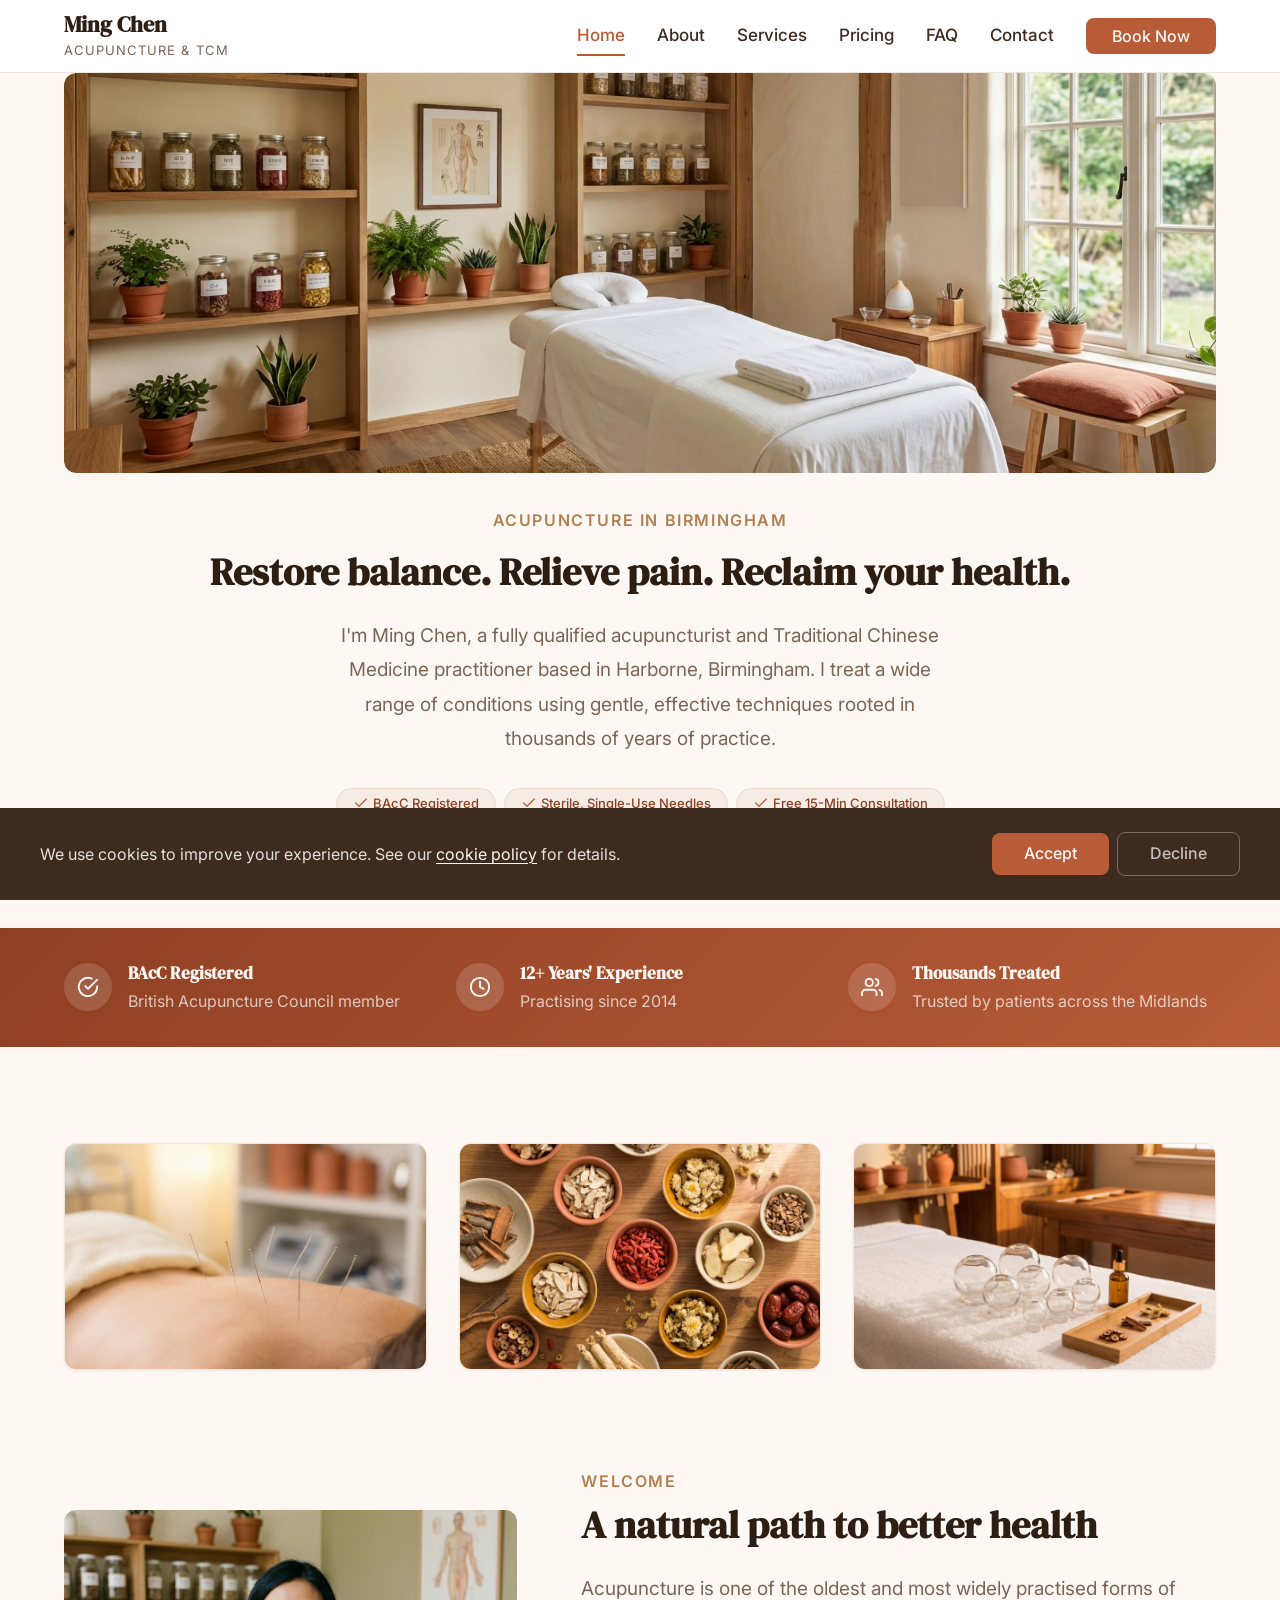
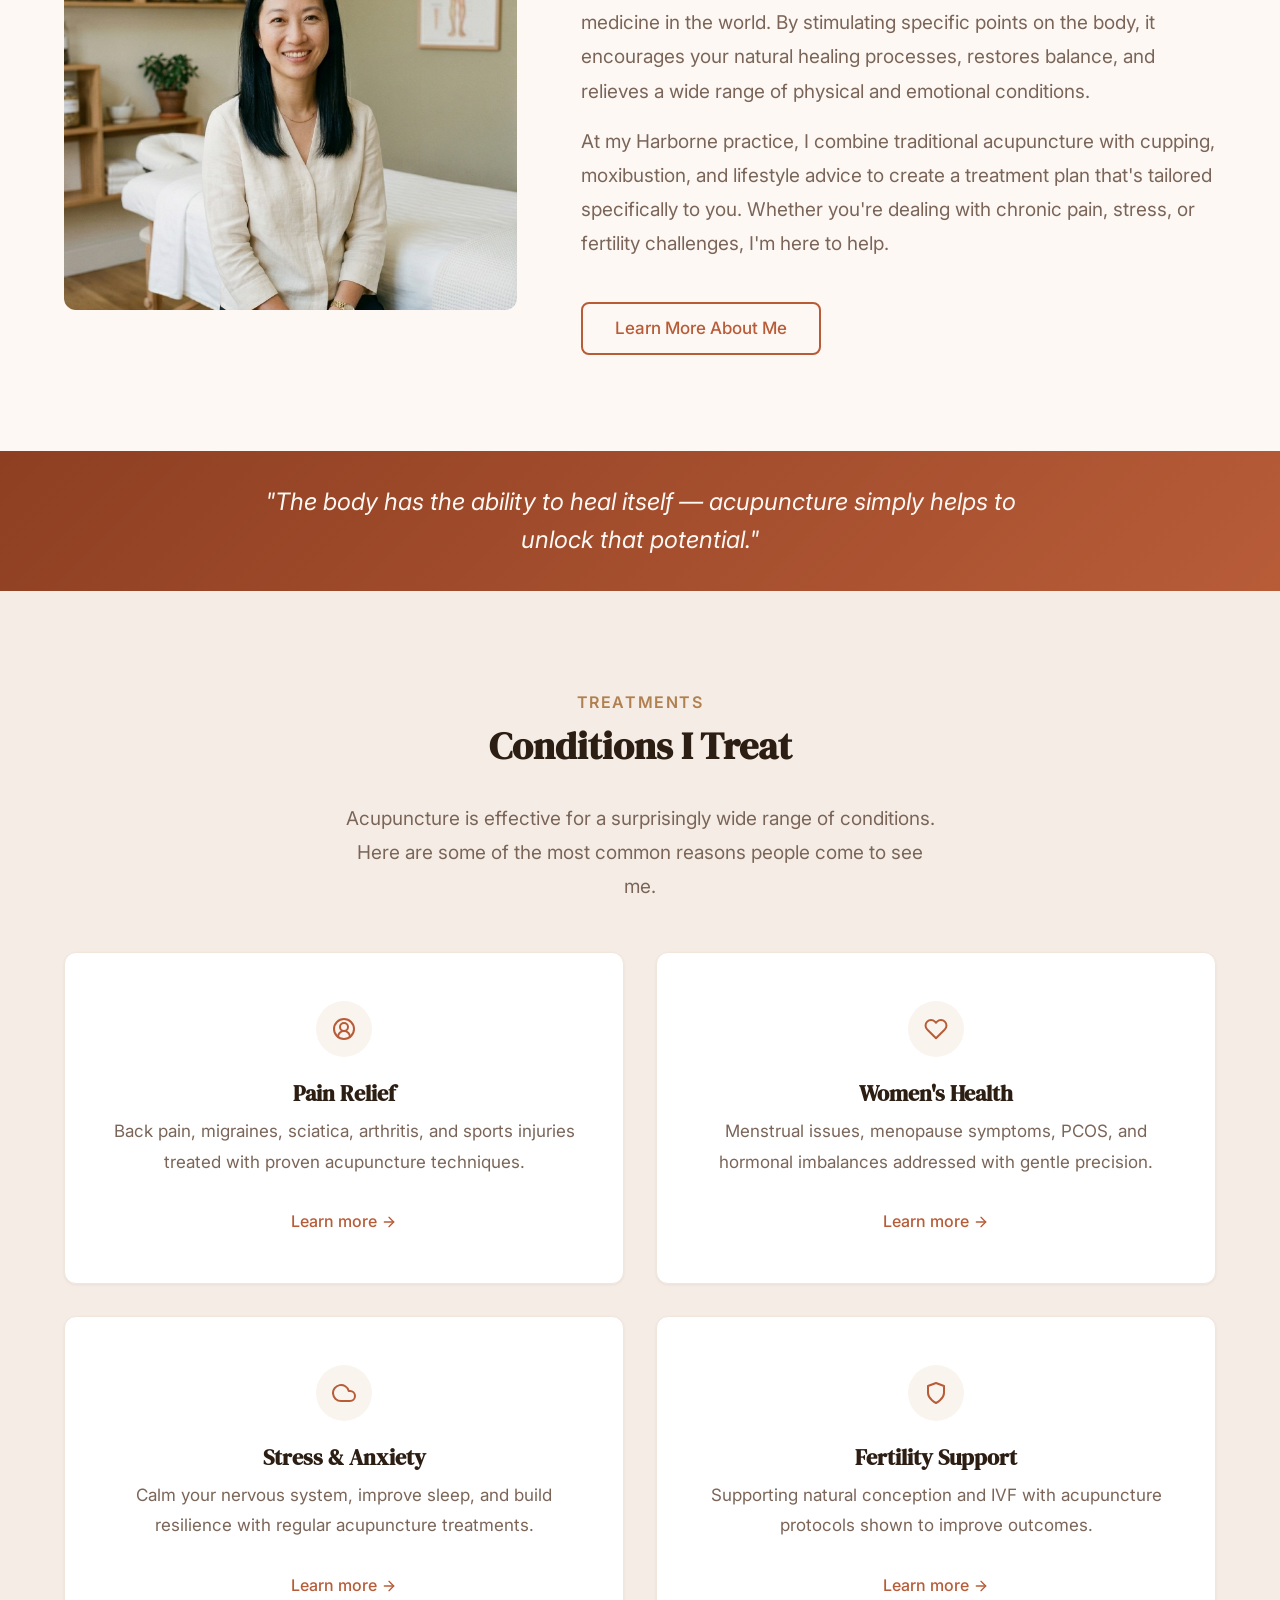
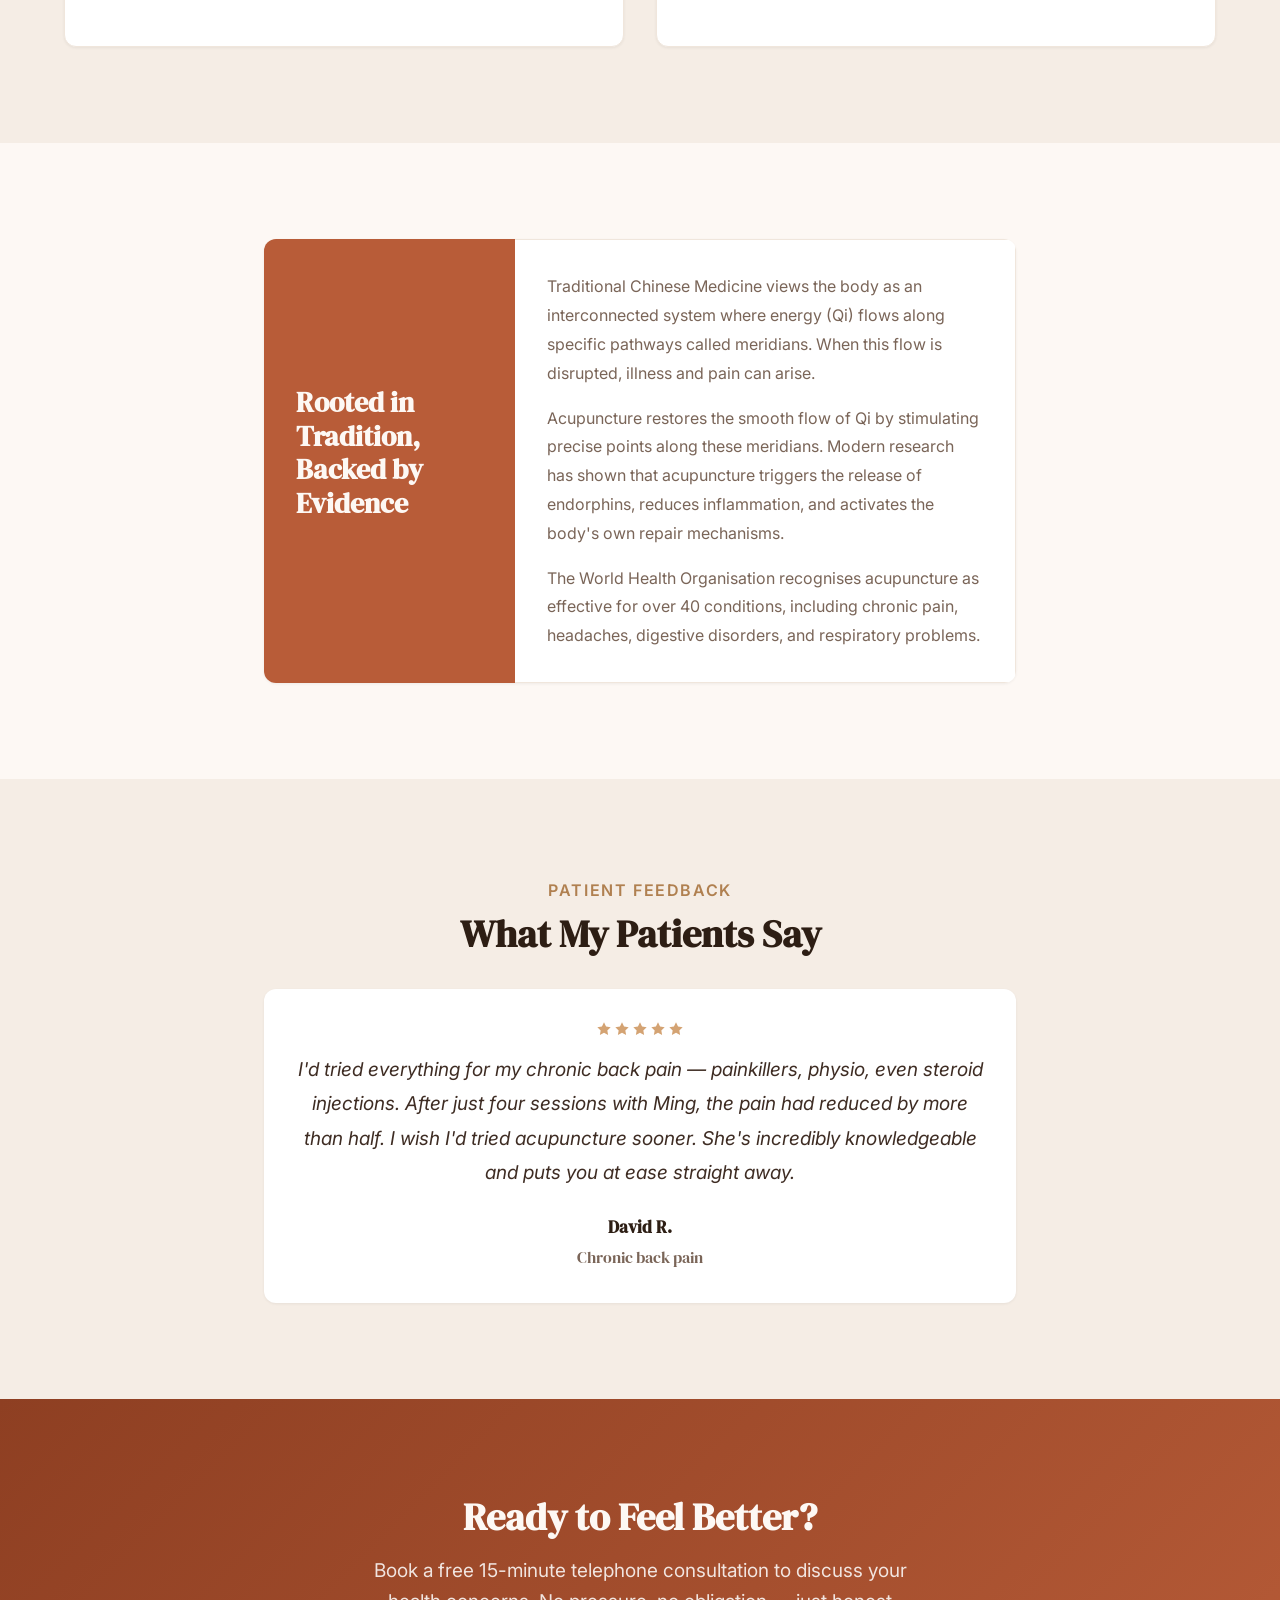
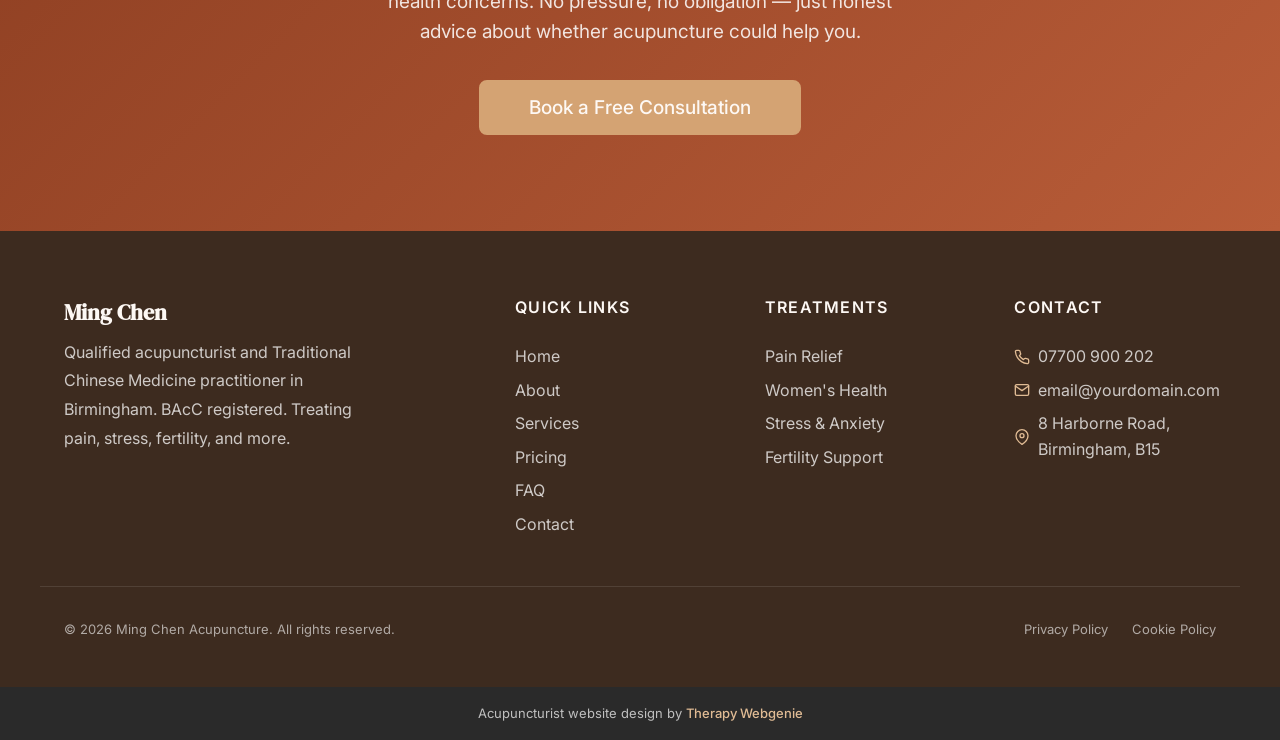
<file: index.html>
<!DOCTYPE html>
<html lang="en">
<head>
  <meta charset="UTF-8">
  <meta name="viewport" content="width=device-width, initial-scale=1.0">
  <meta name="description" content="Ming Chen Acupuncture — traditional Chinese medicine and acupuncture in Birmingham. Treating pain, stress, fertility, and more. Book a consultation today.">
  <meta name="author" content="Ming Chen Acupuncture">
  <title>Ming Chen Acupuncture — Traditional Chinese Medicine in Birmingham</title>

  <link rel="canonical" href="https://acupuncturist.therapywebgenie.com/">

  <meta property="og:type" content="website">
  <meta property="og:url" content="https://acupuncturist.therapywebgenie.com/">
  <meta property="og:title" content="Ming Chen Acupuncture — Traditional Chinese Medicine in Birmingham">
  <meta property="og:description" content="Traditional Chinese medicine and acupuncture in Birmingham. Treating pain, stress, fertility, and more.">
  <meta property="og:image" content="https://acupuncturist.therapywebgenie.com/images/hero.jpg">

  <meta name="twitter:card" content="summary_large_image">
  <meta name="twitter:title" content="Ming Chen Acupuncture — Traditional Chinese Medicine in Birmingham">
  <meta name="twitter:description" content="Traditional Chinese medicine and acupuncture in Birmingham. Treating pain, stress, fertility, and more.">
  <meta name="twitter:image" content="https://acupuncturist.therapywebgenie.com/images/hero.jpg">

  <link rel="preconnect" href="https://fonts.googleapis.com">
  <link rel="preconnect" href="https://fonts.gstatic.com" crossorigin>

  <link rel="stylesheet" href="css/base.css">
  <link rel="stylesheet" href="css/components.css">
  <link rel="stylesheet" href="css/theme.css">
  <!-- PROFILE:schema -->
  <script type="application/ld+json">
  {
    "@context": "https://schema.org",
    "@type": "LocalBusiness",
    "name": "Ming Chen Acupuncture",
    "description": "Traditional Chinese medicine and acupuncture in Birmingham. Treating pain, stress, fertility, digestive health, and more.",
    "url": "https://acupuncturist.therapywebgenie.com",
    "telephone": "07700 900 202",
    "email": "email@yourdomain.com",
    "address": {
      "@type": "PostalAddress",
      "streetAddress": "8 Harborne Road",
      "addressLocality": "Birmingham",
      "postalCode": "B15",
      "addressCountry": "GB"
    },
    "openingHours": [
      "Mo-Fr 09:00-19:00",
      "Sa 09:00-14:00"
    ],
    "image": "https://acupuncturist.therapywebgenie.com/images/hero.jpg",
    "priceRange": "££"
  }
  </script>
  <!-- /PROFILE:schema -->
</head>
<body>

  <a href="#main" class="skip-link">Skip to main content</a>

  <!-- SECTION: nav -->
  <nav class="nav" role="navigation" aria-label="Main navigation">
    <div class="container nav__inner">
      <a href="index.html" class="nav__brand">
        <!-- PROFILE:logo --><!-- /PROFILE:logo -->
        <span class="nav__name"><!-- PROFILE:site_title -->Ming Chen<!-- /PROFILE:site_title --></span>
        <span class="nav__title"><!-- PROFILE:site_slogan -->Acupuncture &amp; TCM<!-- /PROFILE:site_slogan --></span>
      </a>
      <div class="nav__links">
        <a href="index.html" class="nav__link nav__link--active">Home</a>
        <a href="about.html" class="nav__link">About</a>
        <a href="services.html" class="nav__link">Services</a>
        <a href="pricing.html" class="nav__link">Pricing</a>
        <a href="faq.html" class="nav__link">FAQ</a>
        <a href="contact.html" class="nav__link">Contact</a>
        <a href="contact.html" class="btn btn--primary nav__cta">Book Now</a>
      </div>
      <button class="nav__toggle" aria-label="Toggle menu" aria-expanded="false" aria-controls="mobile-menu">
        <span class="nav__toggle-bar"></span>
        <span class="nav__toggle-bar"></span>
        <span class="nav__toggle-bar"></span>
      </button>
    </div>
    <div class="nav__mobile" id="mobile-menu" role="menu">
      <a href="index.html" class="nav__link nav__link--active" role="menuitem">Home</a>
      <a href="about.html" class="nav__link" role="menuitem">About</a>
      <a href="services.html" class="nav__link" role="menuitem">Services</a>
      <a href="pricing.html" class="nav__link" role="menuitem">Pricing</a>
      <a href="faq.html" class="nav__link" role="menuitem">FAQ</a>
      <a href="contact.html" class="nav__link" role="menuitem">Contact</a>
      <a href="contact.html" class="btn btn--primary" role="menuitem">Book Now</a>
    </div>
  </nav>
  <!-- /SECTION: nav -->

  <!-- Compact scroll header -->
  <div class="nav-scroll" aria-hidden="true">
    <div class="container nav-scroll__inner">
      <div class="nav-scroll__brand">
        <span class="nav-scroll__name"><!-- PROFILE:site_title -->Ming Chen<!-- /PROFILE:site_title --></span>
        <span class="nav-scroll__title"><!-- PROFILE:site_slogan -->Acupuncture &amp; TCM<!-- /PROFILE:site_slogan --></span>
      </div>
      <div class="nav-scroll__right">
        <a href="tel:07700900202" class="nav-scroll__phone">
          <svg xmlns="http://www.w3.org/2000/svg" viewBox="0 0 24 24" fill="none" stroke="currentColor" stroke-width="2" stroke-linecap="round" stroke-linejoin="round"><path d="M22 16.92v3a2 2 0 0 1-2.18 2 19.79 19.79 0 0 1-8.63-3.07 19.5 19.5 0 0 1-6-6 19.79 19.79 0 0 1-3.07-8.67A2 2 0 0 1 4.11 2h3a2 2 0 0 1 2 1.72c.127.96.361 1.903.7 2.81a2 2 0 0 1-.45 2.11L8.09 9.91a16 16 0 0 0 6 6l1.27-1.27a2 2 0 0 1 2.11-.45c.907.339 1.85.573 2.81.7A2 2 0 0 1 22 16.92z"></path></svg>
          07700 900 202
        </a>
        <a href="tel:07700900202" class="nav-scroll__phone-icon" aria-label="Call us">
          <svg xmlns="http://www.w3.org/2000/svg" viewBox="0 0 24 24" fill="none" stroke="currentColor" stroke-width="2" stroke-linecap="round" stroke-linejoin="round"><path d="M22 16.92v3a2 2 0 0 1-2.18 2 19.79 19.79 0 0 1-8.63-3.07 19.5 19.5 0 0 1-6-6 19.79 19.79 0 0 1-3.07-8.67A2 2 0 0 1 4.11 2h3a2 2 0 0 1 2 1.72c.127.96.361 1.903.7 2.81a2 2 0 0 1-.45 2.11L8.09 9.91a16 16 0 0 0 6 6l1.27-1.27a2 2 0 0 1 2.11-.45c.907.339 1.85.573 2.81.7A2 2 0 0 1 22 16.92z"></path></svg>
        </a>
        <button class="nav-scroll__toggle" aria-label="Toggle menu">
          <span class="nav-scroll__toggle-bar"></span>
          <span class="nav-scroll__toggle-bar"></span>
          <span class="nav-scroll__toggle-bar"></span>
        </button>
      </div>
    </div>
  </div>

  <main id="main">

    <!-- SECTION: hero -->
    <section class="hero hero--banner">
      <div class="container hero__inner">
        <div class="hero__image-wrap">
          <img src="images/hero-bg.jpg" alt="Serene acupuncture treatment room with warm lighting and natural elements" class="hero__image" width="1200" height="400">
        </div>
        <div class="hero__content">
          <span class="hero__label">Acupuncture in Birmingham</span>
          <h1 class="hero__heading">Restore balance. Relieve pain. Reclaim your health.</h1>
          <p class="hero__text">I'm Ming Chen, a fully qualified acupuncturist and Traditional Chinese Medicine practitioner based in Harborne, Birmingham. I treat a wide range of conditions using gentle, effective techniques rooted in thousands of years of practice.</p>
          <ul class="hero__ticks">
            <li>
              <svg xmlns="http://www.w3.org/2000/svg" viewBox="0 0 24 24" fill="none" stroke="currentColor" stroke-width="2" stroke-linecap="round" stroke-linejoin="round"><polyline points="20 6 9 17 4 12"></polyline></svg>
              BAcC Registered
            </li>
            <li>
              <svg xmlns="http://www.w3.org/2000/svg" viewBox="0 0 24 24" fill="none" stroke="currentColor" stroke-width="2" stroke-linecap="round" stroke-linejoin="round"><polyline points="20 6 9 17 4 12"></polyline></svg>
              Sterile, Single-Use Needles
            </li>
            <li>
              <svg xmlns="http://www.w3.org/2000/svg" viewBox="0 0 24 24" fill="none" stroke="currentColor" stroke-width="2" stroke-linecap="round" stroke-linejoin="round"><polyline points="20 6 9 17 4 12"></polyline></svg>
              Free 15-Min Consultation
            </li>
          </ul>
          <div class="hero__actions">
            <a href="contact.html" class="btn btn--primary">Book a Consultation</a>
            <a href="services.html" class="btn btn--secondary">View Treatments</a>
          </div>
        </div>
      </div>
    </section>
    <!-- /SECTION: hero -->

    <!-- SECTION: stats -->
    <section class="info-band info-band--primary">
      <div class="container info-band__inner">
        <div class="info-band__item">
          <div class="info-band__icon">
            <svg xmlns="http://www.w3.org/2000/svg" viewBox="0 0 24 24" fill="none" stroke="currentColor" stroke-width="2" stroke-linecap="round" stroke-linejoin="round"><path d="M22 11.08V12a10 10 0 1 1-5.93-9.14"></path><polyline points="22 4 12 14.01 9 11.01"></polyline></svg>
          </div>
          <div class="info-band__item-text">
            <span class="info-band__title">BAcC Registered</span>
            <span class="info-band__text">British Acupuncture Council member</span>
          </div>
        </div>
        <div class="info-band__item">
          <div class="info-band__icon">
            <svg xmlns="http://www.w3.org/2000/svg" viewBox="0 0 24 24" fill="none" stroke="currentColor" stroke-width="2" stroke-linecap="round" stroke-linejoin="round"><circle cx="12" cy="12" r="10"></circle><polyline points="12 6 12 12 16 14"></polyline></svg>
          </div>
          <div class="info-band__item-text">
            <span class="info-band__title">12+ Years' Experience</span>
            <span class="info-band__text">Practising since 2014</span>
          </div>
        </div>
        <div class="info-band__item">
          <div class="info-band__icon">
            <svg xmlns="http://www.w3.org/2000/svg" viewBox="0 0 24 24" fill="none" stroke="currentColor" stroke-width="2" stroke-linecap="round" stroke-linejoin="round"><path d="M17 21v-2a4 4 0 0 0-4-4H5a4 4 0 0 0-4 4v2"></path><circle cx="9" cy="7" r="4"></circle><path d="M23 21v-2a4 4 0 0 0-3-3.87"></path><path d="M16 3.13a4 4 0 0 1 0 7.75"></path></svg>
          </div>
          <div class="info-band__item-text">
            <span class="info-band__title">Thousands Treated</span>
            <span class="info-band__text">Trusted by patients across the Midlands</span>
          </div>
        </div>
      </div>
    </section>
    <!-- /SECTION: stats -->

    <!-- SECTION: image-grid -->
    <section class="section reveal" style="padding-bottom: 0;">
      <div class="container grid grid--3">
        <div class="image-card">
          <img src="images/grid-1.jpg" alt="Acupuncture needles placed during a treatment session" class="image-card__image" width="800" height="600" loading="lazy">
        </div>
        <div class="image-card">
          <img src="images/grid-2.jpg" alt="Traditional Chinese herbal medicine ingredients" class="image-card__image" width="800" height="600" loading="lazy">
        </div>
        <div class="image-card">
          <img src="images/grid-3.jpg" alt="Cupping therapy equipment in a treatment room" class="image-card__image" width="800" height="600" loading="lazy">
        </div>
      </div>
    </section>
    <!-- /SECTION: image-grid -->

    <!-- SECTION: intro -->
    <section class="section reveal">
      <div class="container intro__inner">
        <div class="intro__image-wrap" style="background-image: url('images/home-portrait.jpg');" role="img" aria-label="Ming Chen, acupuncturist in Birmingham">
        </div>
        <div class="intro__text">
          <span class="section-label">Welcome</span>
          <h2>A natural path to better health</h2>
          <p>Acupuncture is one of the oldest and most widely practised forms of medicine in the world. By stimulating specific points on the body, it encourages your natural healing processes, restores balance, and relieves a wide range of physical and emotional conditions.</p>
          <p>At my Harborne practice, I combine traditional acupuncture with cupping, moxibustion, and lifestyle advice to create a treatment plan that's tailored specifically to you. Whether you're dealing with chronic pain, stress, or fertility challenges, I'm here to help.</p>
          <a href="about.html" class="btn btn--secondary">Learn More About Me</a>
        </div>
      </div>
    </section>
    <!-- /SECTION: intro -->

    <!-- SECTION: quote-band -->
    <section class="info-band info-band--primary">
      <div class="container text-center" style="max-width: 800px;">
        <p style="font-size: 1.5rem; font-style: italic; color: var(--color-text-inverse); line-height: 1.6;">"The body has the ability to heal itself — acupuncture simply helps to unlock that potential."</p>
      </div>
    </section>
    <!-- /SECTION: quote-band -->

    <!-- SECTION: services-overview -->
    <section class="section section--alt reveal">
      <div class="container text-center">
        <span class="section-label">Treatments</span>
        <h2>Conditions I Treat</h2>
        <p class="section-subtitle">Acupuncture is effective for a surprisingly wide range of conditions. Here are some of the most common reasons people come to see me.</p>
      </div>
      <div class="container grid grid--2">
        <a href="services.html#service-pain" class="card card--service">
          <div class="card__icon">
            <svg xmlns="http://www.w3.org/2000/svg" viewBox="0 0 24 24" fill="none" stroke="currentColor" stroke-width="2" stroke-linecap="round" stroke-linejoin="round"><path d="M18 20a6 6 0 0 0-12 0"></path><circle cx="12" cy="10" r="4"></circle><circle cx="12" cy="12" r="10"></circle></svg>
          </div>
          <h3 class="card__title">Pain Relief</h3>
          <p class="card__text">Back pain, migraines, sciatica, arthritis, and sports injuries treated with proven acupuncture techniques.</p>
          <span class="card__link">Learn more <svg xmlns="http://www.w3.org/2000/svg" viewBox="0 0 24 24" fill="none" stroke="currentColor" stroke-width="2" stroke-linecap="round" stroke-linejoin="round" width="16" height="16"><line x1="5" y1="12" x2="19" y2="12"></line><polyline points="12 5 19 12 12 19"></polyline></svg></span>
        </a>
        <a href="services.html#service-womens-health" class="card card--service">
          <div class="card__icon">
            <svg xmlns="http://www.w3.org/2000/svg" viewBox="0 0 24 24" fill="none" stroke="currentColor" stroke-width="2" stroke-linecap="round" stroke-linejoin="round"><path d="M20.84 4.61a5.5 5.5 0 0 0-7.78 0L12 5.67l-1.06-1.06a5.5 5.5 0 0 0-7.78 7.78l1.06 1.06L12 21.23l7.78-7.78 1.06-1.06a5.5 5.5 0 0 0 0-7.78z"></path></svg>
          </div>
          <h3 class="card__title">Women's Health</h3>
          <p class="card__text">Menstrual issues, menopause symptoms, PCOS, and hormonal imbalances addressed with gentle precision.</p>
          <span class="card__link">Learn more <svg xmlns="http://www.w3.org/2000/svg" viewBox="0 0 24 24" fill="none" stroke="currentColor" stroke-width="2" stroke-linecap="round" stroke-linejoin="round" width="16" height="16"><line x1="5" y1="12" x2="19" y2="12"></line><polyline points="12 5 19 12 12 19"></polyline></svg></span>
        </a>
        <a href="services.html#service-stress" class="card card--service">
          <div class="card__icon">
            <svg xmlns="http://www.w3.org/2000/svg" viewBox="0 0 24 24" fill="none" stroke="currentColor" stroke-width="2" stroke-linecap="round" stroke-linejoin="round"><path d="M18 10h-1.26A8 8 0 1 0 9 20h9a5 5 0 0 0 0-10z"></path></svg>
          </div>
          <h3 class="card__title">Stress &amp; Anxiety</h3>
          <p class="card__text">Calm your nervous system, improve sleep, and build resilience with regular acupuncture treatments.</p>
          <span class="card__link">Learn more <svg xmlns="http://www.w3.org/2000/svg" viewBox="0 0 24 24" fill="none" stroke="currentColor" stroke-width="2" stroke-linecap="round" stroke-linejoin="round" width="16" height="16"><line x1="5" y1="12" x2="19" y2="12"></line><polyline points="12 5 19 12 12 19"></polyline></svg></span>
        </a>
        <a href="services.html#service-fertility" class="card card--service">
          <div class="card__icon">
            <svg xmlns="http://www.w3.org/2000/svg" viewBox="0 0 24 24" fill="none" stroke="currentColor" stroke-width="2" stroke-linecap="round" stroke-linejoin="round"><path d="M12 22s8-4 8-10V5l-8-3-8 3v7c0 6 8 10 8 10z"></path></svg>
          </div>
          <h3 class="card__title">Fertility Support</h3>
          <p class="card__text">Supporting natural conception and IVF with acupuncture protocols shown to improve outcomes.</p>
          <span class="card__link">Learn more <svg xmlns="http://www.w3.org/2000/svg" viewBox="0 0 24 24" fill="none" stroke="currentColor" stroke-width="2" stroke-linecap="round" stroke-linejoin="round" width="16" height="16"><line x1="5" y1="12" x2="19" y2="12"></line><polyline points="12 5 19 12 12 19"></polyline></svg></span>
        </a>
      </div>
    </section>
    <!-- /SECTION: services-overview -->

    <!-- SECTION: highlight-box -->
    <section class="section reveal">
      <div class="container container--narrow">
        <div class="highlight-box">
          <div class="highlight-box__heading">
            <h3>Rooted in Tradition, Backed by Evidence</h3>
          </div>
          <div class="highlight-box__content">
            <p>Traditional Chinese Medicine views the body as an interconnected system where energy (Qi) flows along specific pathways called meridians. When this flow is disrupted, illness and pain can arise.</p>
            <p>Acupuncture restores the smooth flow of Qi by stimulating precise points along these meridians. Modern research has shown that acupuncture triggers the release of endorphins, reduces inflammation, and activates the body's own repair mechanisms.</p>
            <p>The World Health Organisation recognises acupuncture as effective for over 40 conditions, including chronic pain, headaches, digestive disorders, and respiratory problems.</p>
          </div>
        </div>
      </div>
    </section>
    <!-- /SECTION: highlight-box -->

    <!-- SECTION: testimonial -->
    <section class="section section--alt reveal">
      <div class="container container--narrow text-center">
        <span class="section-label">Patient Feedback</span>
        <h2>What My Patients Say</h2>
        <div class="testimonial testimonial--avatar" style="margin-top: var(--space-xl);">
          <div class="testimonial__stars">
            <svg viewBox="0 0 24 24"><path d="M12 2l3.09 6.26L22 9.27l-5 4.87 1.18 6.88L12 17.77l-6.18 3.25L7 14.14 2 9.27l6.91-1.01L12 2z"/></svg>
            <svg viewBox="0 0 24 24"><path d="M12 2l3.09 6.26L22 9.27l-5 4.87 1.18 6.88L12 17.77l-6.18 3.25L7 14.14 2 9.27l6.91-1.01L12 2z"/></svg>
            <svg viewBox="0 0 24 24"><path d="M12 2l3.09 6.26L22 9.27l-5 4.87 1.18 6.88L12 17.77l-6.18 3.25L7 14.14 2 9.27l6.91-1.01L12 2z"/></svg>
            <svg viewBox="0 0 24 24"><path d="M12 2l3.09 6.26L22 9.27l-5 4.87 1.18 6.88L12 17.77l-6.18 3.25L7 14.14 2 9.27l6.91-1.01L12 2z"/></svg>
            <svg viewBox="0 0 24 24"><path d="M12 2l3.09 6.26L22 9.27l-5 4.87 1.18 6.88L12 17.77l-6.18 3.25L7 14.14 2 9.27l6.91-1.01L12 2z"/></svg>
          </div>
          <p class="testimonial__quote">I'd tried everything for my chronic back pain — painkillers, physio, even steroid injections. After just four sessions with Ming, the pain had reduced by more than half. I wish I'd tried acupuncture sooner. She's incredibly knowledgeable and puts you at ease straight away.</p>
          <p class="testimonial__author">David R.</p>
          <p class="testimonial__detail">Chronic back pain</p>
        </div>
      </div>
    </section>
    <!-- /SECTION: testimonial -->

    <!-- SECTION: cta -->
    <section class="section cta-banner reveal">
      <div class="container text-center">
        <h2>Ready to Feel Better?</h2>
        <p>Book a free 15-minute telephone consultation to discuss your health concerns. No pressure, no obligation — just honest advice about whether acupuncture could help you.</p>
        <div class="cta-banner__buttons">
          <a href="contact.html" class="btn btn--accent">Book a Free Consultation</a>
        </div>
      </div>
    </section>
    <!-- /SECTION: cta -->

  </main>

  <!-- SECTION: footer -->
  <footer class="footer">
    <div class="container footer__inner">
      <div class="footer__brand">
        <p class="footer__brand-name">Ming Chen</p>
        <p class="footer__brand-text">Qualified acupuncturist and Traditional Chinese Medicine practitioner in Birmingham. BAcC registered. Treating pain, stress, fertility, and more.</p>
      </div>
      <div class="footer__col">
        <p class="footer__heading">Quick Links</p>
        <div class="footer__links">
          <a href="index.html" class="footer__link">Home</a>
          <a href="about.html" class="footer__link">About</a>
          <a href="services.html" class="footer__link">Services</a>
          <a href="pricing.html" class="footer__link">Pricing</a>
          <a href="faq.html" class="footer__link">FAQ</a>
          <a href="contact.html" class="footer__link">Contact</a>
        </div>
      </div>
      <div class="footer__col">
        <p class="footer__heading">Treatments</p>
        <div class="footer__links">
          <a href="services.html" class="footer__link">Pain Relief</a>
          <a href="services.html" class="footer__link">Women's Health</a>
          <a href="services.html" class="footer__link">Stress &amp; Anxiety</a>
          <a href="services.html" class="footer__link">Fertility Support</a>
        </div>
      </div>
      <div class="footer__col">
        <p class="footer__heading">Contact</p>
        <div class="footer__contact-item">
          <svg xmlns="http://www.w3.org/2000/svg" viewBox="0 0 24 24" fill="none" stroke="currentColor" stroke-width="2" stroke-linecap="round" stroke-linejoin="round"><path d="M22 16.92v3a2 2 0 0 1-2.18 2 19.79 19.79 0 0 1-8.63-3.07 19.5 19.5 0 0 1-6-6 19.79 19.79 0 0 1-3.07-8.67A2 2 0 0 1 4.11 2h3a2 2 0 0 1 2 1.72 12.84 12.84 0 0 0 .7 2.81 2 2 0 0 1-.45 2.11L8.09 9.91a16 16 0 0 0 6 6l1.27-1.27a2 2 0 0 1 2.11-.45 12.84 12.84 0 0 0 2.81.7A2 2 0 0 1 22 16.92z"></path></svg>
          <!-- PROFILE:phone_landline --><span>07700 900 202</span><!-- /PROFILE:phone_landline -->
        </div>
        <div class="footer__contact-item">
          <svg xmlns="http://www.w3.org/2000/svg" viewBox="0 0 24 24" fill="none" stroke="currentColor" stroke-width="2" stroke-linecap="round" stroke-linejoin="round"><path d="M4 4h16c1.1 0 2 .9 2 2v12c0 1.1-.9 2-2 2H4c-1.1 0-2-.9-2-2V6c0-1.1.9-2 2-2z"></path><polyline points="22,6 12,13 2,6"></polyline></svg>
          <!-- PROFILE:email --><a href="mailto:email@yourdomain.com">email@yourdomain.com</a><!-- /PROFILE:email -->
        </div>
        <div class="footer__contact-item">
          <svg xmlns="http://www.w3.org/2000/svg" viewBox="0 0 24 24" fill="none" stroke="currentColor" stroke-width="2" stroke-linecap="round" stroke-linejoin="round"><path d="M21 10c0 7-9 13-9 13s-9-6-9-13a9 9 0 0 1 18 0z"></path><circle cx="12" cy="10" r="3"></circle></svg>
          <!-- PROFILE:address --><span>8 Harborne Road, Birmingham, B15</span><!-- /PROFILE:address -->
        </div>
      </div>
    </div>
    <div class="container footer__bottom">
      <p class="footer__copyright">&copy; 2026 Ming Chen Acupuncture. All rights reserved.</p>
      <div class="footer__legal">
        <a href="privacy.html">Privacy Policy</a>
        <a href="cookies-policy.html">Cookie Policy</a>
      </div>
    </div>
  </footer>
  <!-- /SECTION: footer -->

  <div class="site-credit">
    <p>Acupuncturist website design by <a href="https://www.therapywebgenie.com/websites-for-therapists/complementary-therapists/" target="_blank" rel="noopener nofollow">Therapy Webgenie</a></p>
  </div>

  <!-- Cookie Consent -->
  <div class="cookie-banner" role="dialog" aria-label="Cookie consent">
    <div class="cookie-banner__inner">
      <p class="cookie-banner__text">We use cookies to improve your experience. See our <a href="cookies-policy.html">cookie policy</a> for details.</p>
      <div class="cookie-banner__buttons"><button class="cookie-banner__accept">Accept</button><button class="cookie-banner__decline">Decline</button></div>
    </div>
  </div>

  <!-- Back to Top -->
  <button class="back-to-top" aria-label="Back to top">
    <svg xmlns="http://www.w3.org/2000/svg" viewBox="0 0 24 24" fill="none" stroke="currentColor" stroke-width="2" stroke-linecap="round" stroke-linejoin="round"><polyline points="18 15 12 9 6 15"></polyline></svg>
  </button>

  <script src="js/main.js"></script>
</body>
</html>
</file>
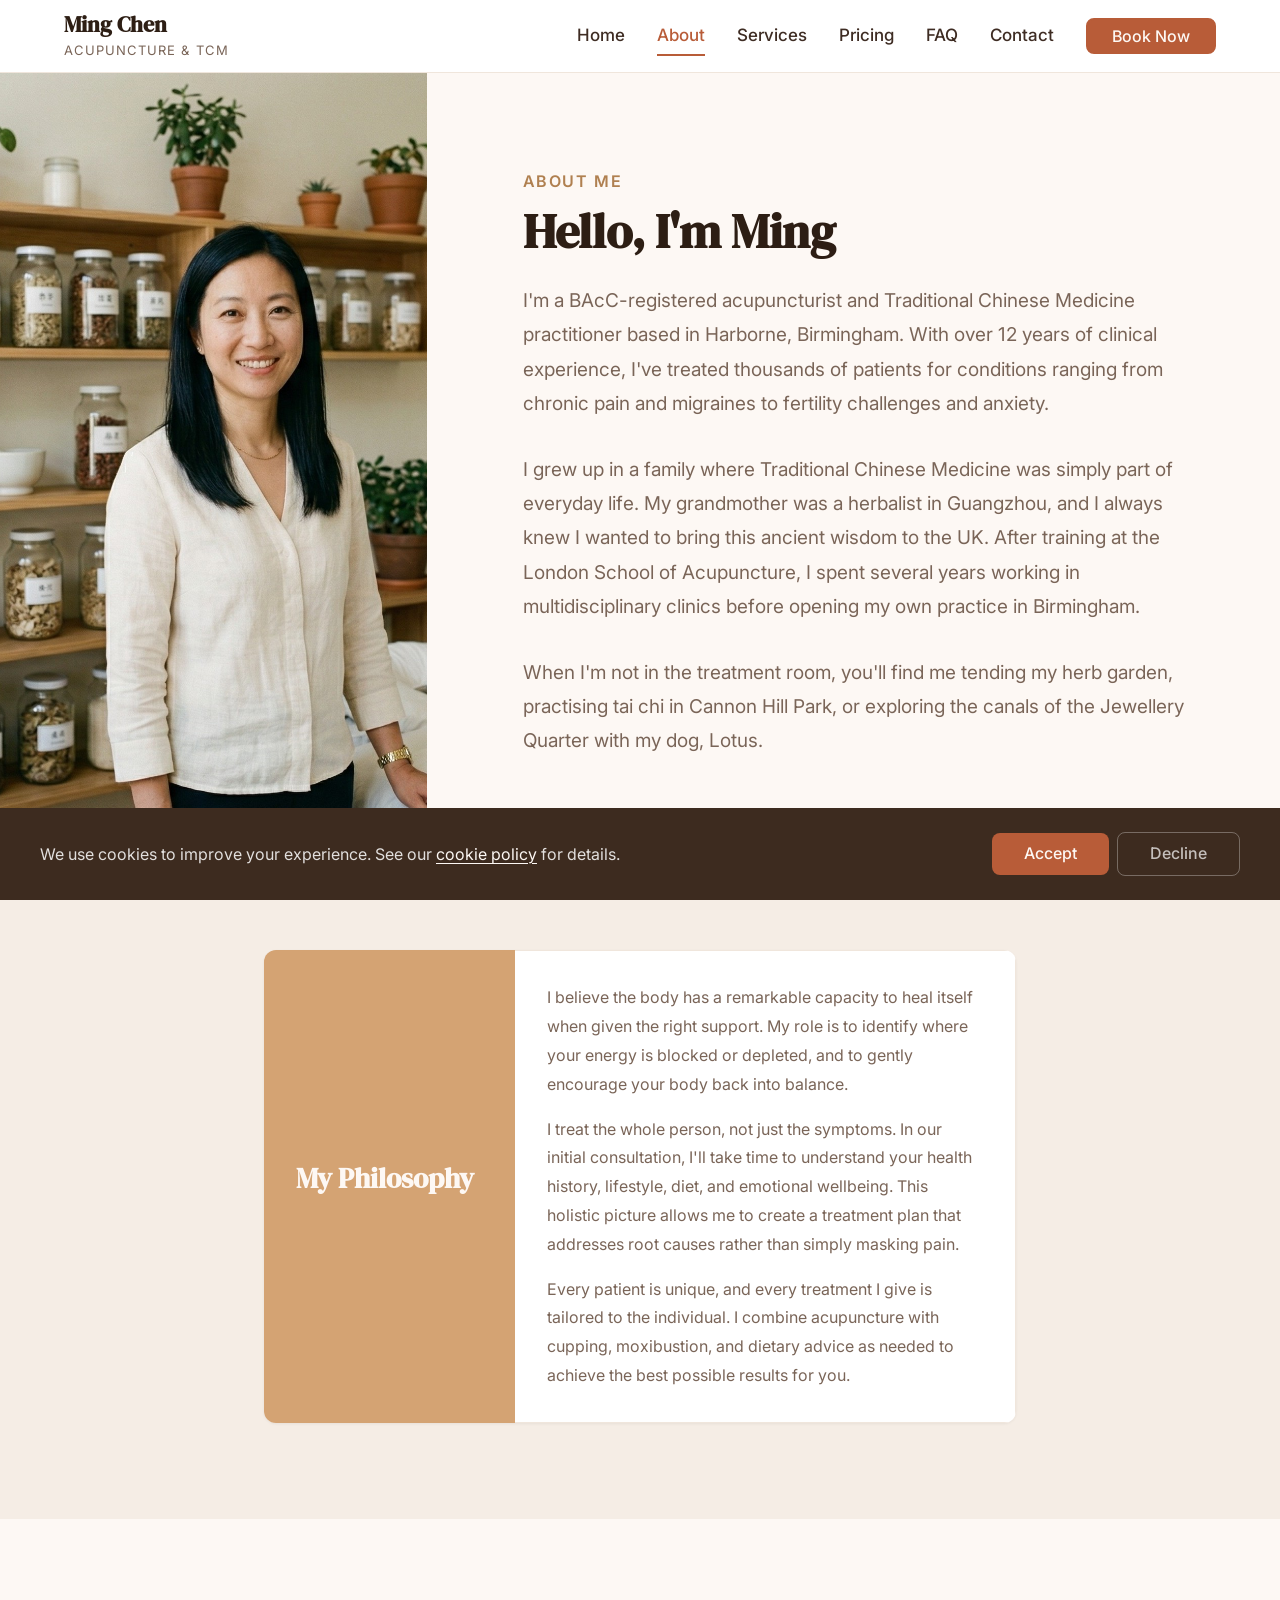
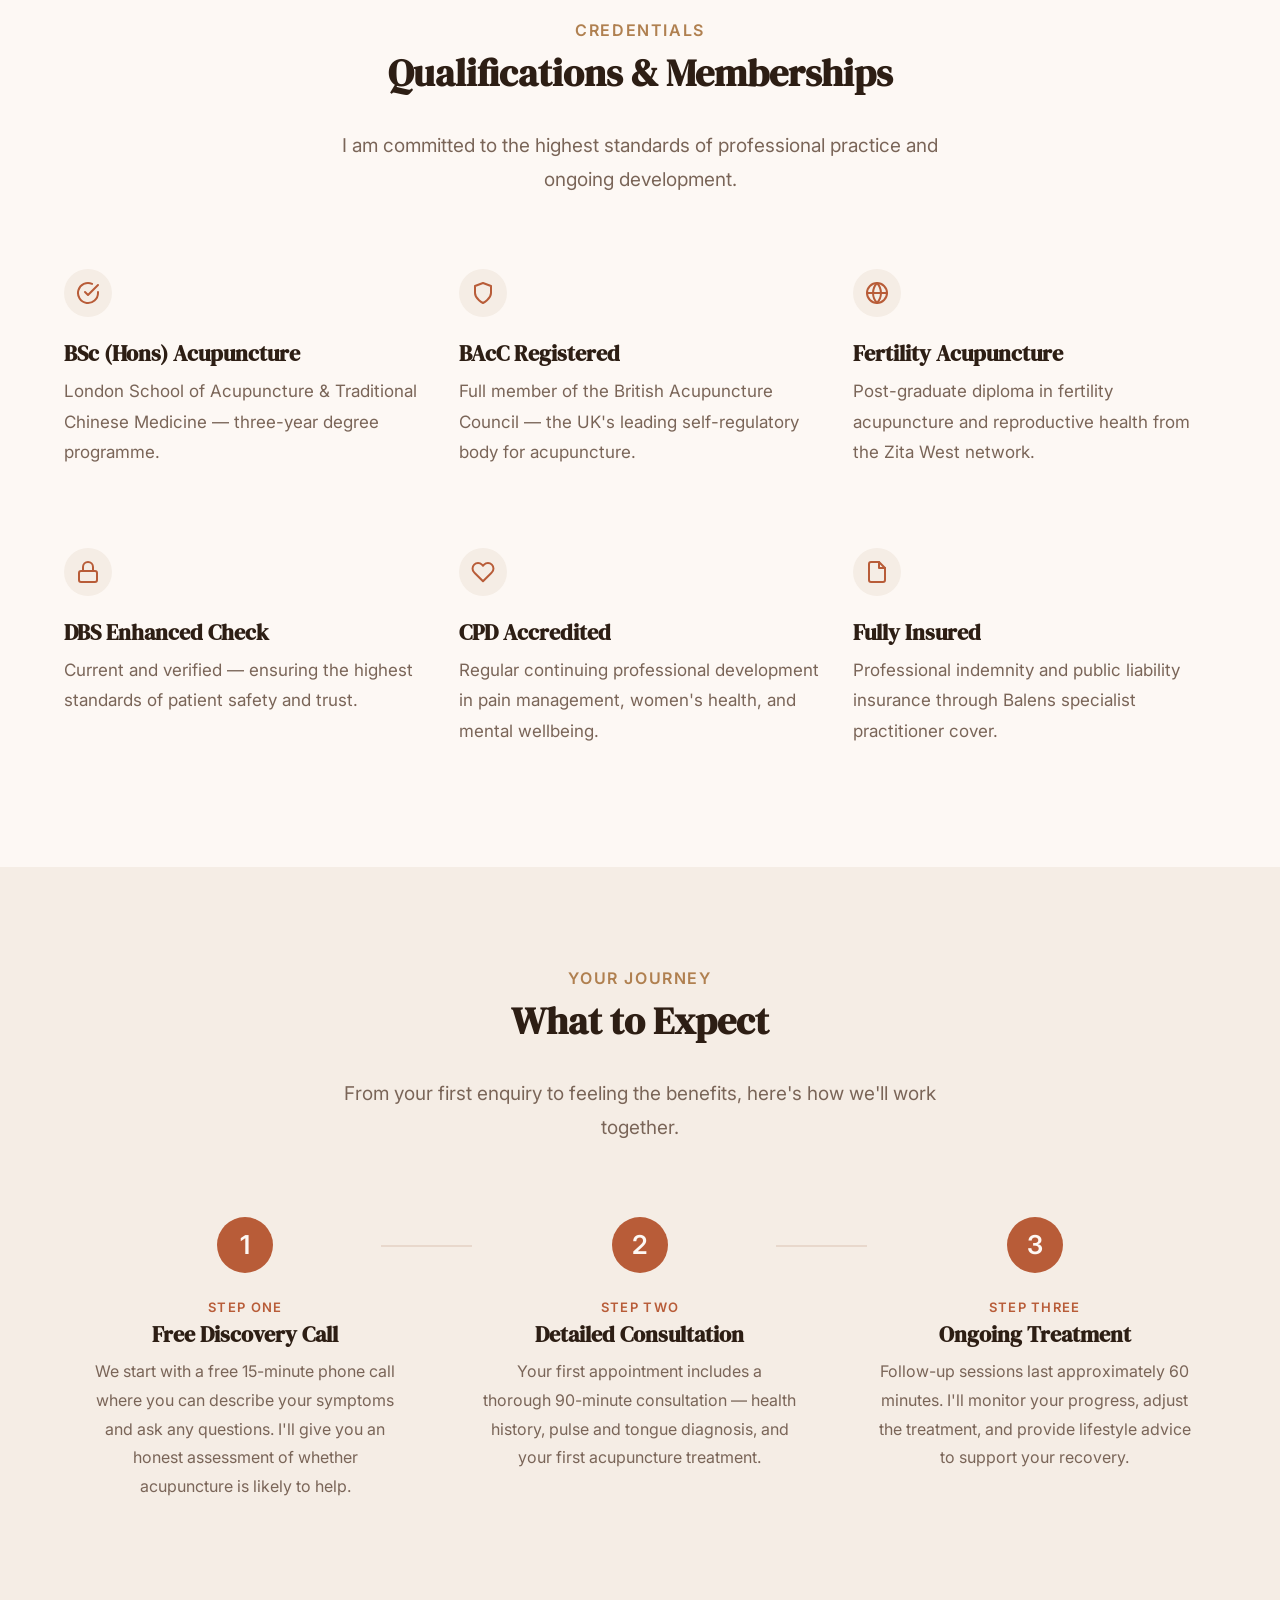
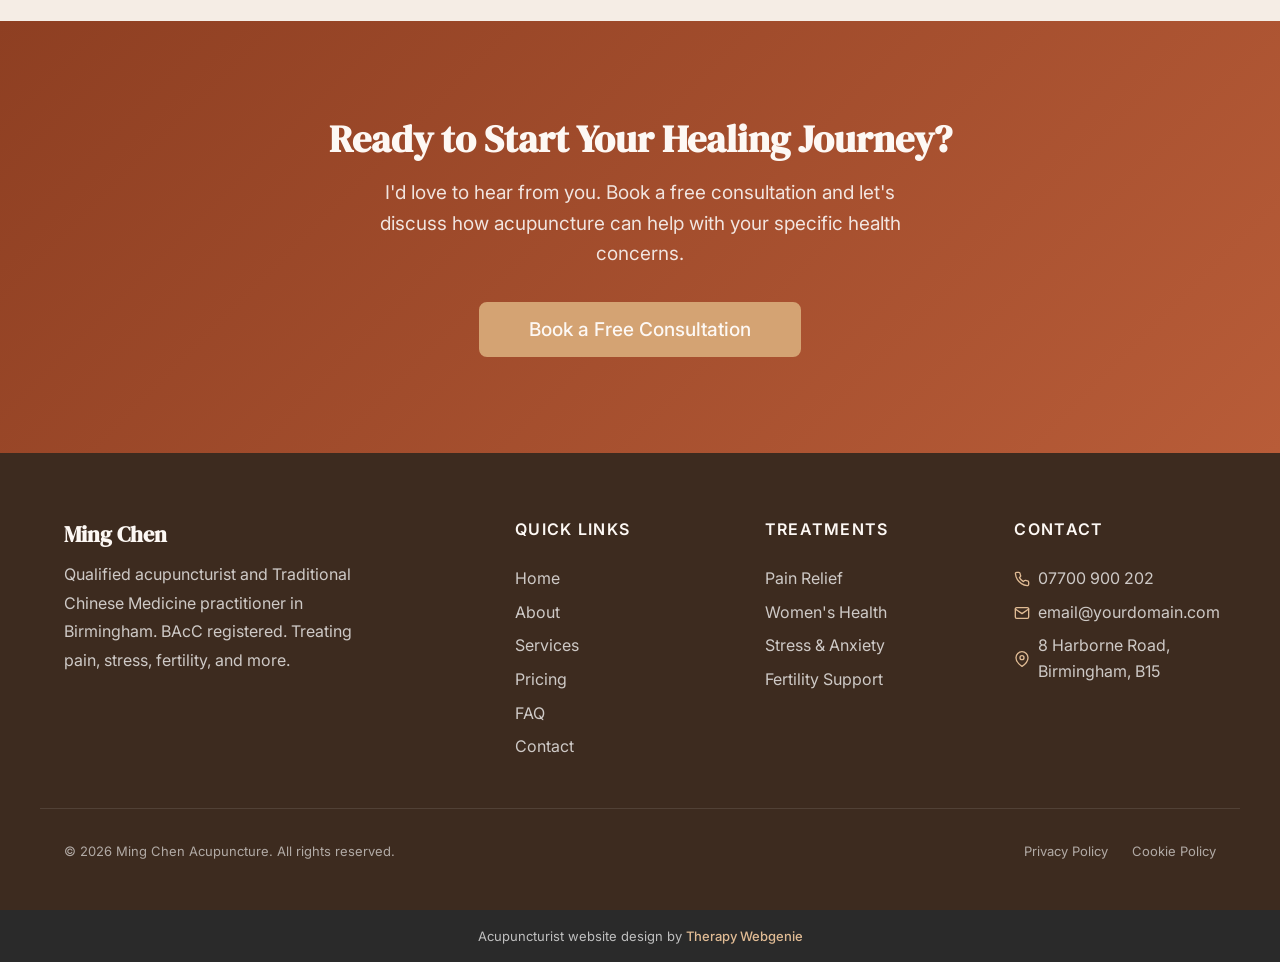
<file: about.html>
<!DOCTYPE html>
<html lang="en">
<head>
  <meta charset="UTF-8">
  <meta name="viewport" content="width=device-width, initial-scale=1.0">
  <meta name="description" content="About Ming Chen — a BAcC-registered acupuncturist in Birmingham with over 12 years' experience in Traditional Chinese Medicine, pain management, and holistic health.">
  <title>About Ming Chen — Acupuncturist in Birmingham</title>

  <link rel="canonical" href="https://acupuncturist.therapywebgenie.com/about.html">

  <meta property="og:type" content="website">
  <meta property="og:url" content="https://acupuncturist.therapywebgenie.com/about.html">
  <meta property="og:title" content="About Ming Chen — Acupuncturist in Birmingham">
  <meta property="og:description" content="BAcC-registered acupuncturist in Birmingham with over 12 years' experience in Traditional Chinese Medicine.">
  <meta property="og:image" content="https://acupuncturist.therapywebgenie.com/images/hero.jpg">

  <meta name="twitter:card" content="summary_large_image">
  <meta name="twitter:title" content="About Ming Chen — Acupuncturist in Birmingham">
  <meta name="twitter:description" content="BAcC-registered acupuncturist in Birmingham with over 12 years' experience in Traditional Chinese Medicine.">
  <meta name="twitter:image" content="https://acupuncturist.therapywebgenie.com/images/hero.jpg">

  <link rel="preconnect" href="https://fonts.googleapis.com">
  <link rel="preconnect" href="https://fonts.gstatic.com" crossorigin>

  <link rel="stylesheet" href="css/base.css">
  <link rel="stylesheet" href="css/components.css">
  <link rel="stylesheet" href="css/theme.css">
  <!-- PROFILE:schema -->
  <!-- /PROFILE:schema -->
</head>
<body>

  <a href="#main" class="skip-link">Skip to main content</a>

  <!-- SECTION: nav -->
  <nav class="nav" role="navigation" aria-label="Main navigation">
    <div class="container nav__inner">
      <a href="index.html" class="nav__brand">
        <!-- PROFILE:logo --><!-- /PROFILE:logo -->
        <span class="nav__name"><!-- PROFILE:site_title -->Ming Chen<!-- /PROFILE:site_title --></span>
        <span class="nav__title"><!-- PROFILE:site_slogan -->Acupuncture &amp; TCM<!-- /PROFILE:site_slogan --></span>
      </a>
      <div class="nav__links">
        <a href="index.html" class="nav__link">Home</a>
        <a href="about.html" class="nav__link nav__link--active">About</a>
        <a href="services.html" class="nav__link">Services</a>
        <a href="pricing.html" class="nav__link">Pricing</a>
        <a href="faq.html" class="nav__link">FAQ</a>
        <a href="contact.html" class="nav__link">Contact</a>
        <a href="contact.html" class="btn btn--primary nav__cta">Book Now</a>
      </div>
      <button class="nav__toggle" aria-label="Toggle menu" aria-expanded="false" aria-controls="mobile-menu">
        <span class="nav__toggle-bar"></span>
        <span class="nav__toggle-bar"></span>
        <span class="nav__toggle-bar"></span>
      </button>
    </div>
    <div class="nav__mobile" id="mobile-menu" role="menu">
      <a href="index.html" class="nav__link" role="menuitem">Home</a>
      <a href="about.html" class="nav__link nav__link--active" role="menuitem">About</a>
      <a href="services.html" class="nav__link" role="menuitem">Services</a>
      <a href="pricing.html" class="nav__link" role="menuitem">Pricing</a>
      <a href="faq.html" class="nav__link" role="menuitem">FAQ</a>
      <a href="contact.html" class="nav__link" role="menuitem">Contact</a>
      <a href="contact.html" class="btn btn--primary" role="menuitem">Book Now</a>
    </div>
  </nav>
  <!-- /SECTION: nav -->

  <!-- Compact scroll header -->
  <div class="nav-scroll" aria-hidden="true">
    <div class="container nav-scroll__inner">
      <div class="nav-scroll__brand">
        <span class="nav-scroll__name"><!-- PROFILE:site_title -->Ming Chen<!-- /PROFILE:site_title --></span>
        <span class="nav-scroll__title"><!-- PROFILE:site_slogan -->Acupuncture &amp; TCM<!-- /PROFILE:site_slogan --></span>
      </div>
      <div class="nav-scroll__right">
        <a href="tel:07700900202" class="nav-scroll__phone">
          <svg xmlns="http://www.w3.org/2000/svg" viewBox="0 0 24 24" fill="none" stroke="currentColor" stroke-width="2" stroke-linecap="round" stroke-linejoin="round"><path d="M22 16.92v3a2 2 0 0 1-2.18 2 19.79 19.79 0 0 1-8.63-3.07 19.5 19.5 0 0 1-6-6 19.79 19.79 0 0 1-3.07-8.67A2 2 0 0 1 4.11 2h3a2 2 0 0 1 2 1.72c.127.96.361 1.903.7 2.81a2 2 0 0 1-.45 2.11L8.09 9.91a16 16 0 0 0 6 6l1.27-1.27a2 2 0 0 1 2.11-.45c.907.339 1.85.573 2.81.7A2 2 0 0 1 22 16.92z"></path></svg>
          07700 900 202
        </a>
        <a href="tel:07700900202" class="nav-scroll__phone-icon" aria-label="Call us">
          <svg xmlns="http://www.w3.org/2000/svg" viewBox="0 0 24 24" fill="none" stroke="currentColor" stroke-width="2" stroke-linecap="round" stroke-linejoin="round"><path d="M22 16.92v3a2 2 0 0 1-2.18 2 19.79 19.79 0 0 1-8.63-3.07 19.5 19.5 0 0 1-6-6 19.79 19.79 0 0 1-3.07-8.67A2 2 0 0 1 4.11 2h3a2 2 0 0 1 2 1.72c.127.96.361 1.903.7 2.81a2 2 0 0 1-.45 2.11L8.09 9.91a16 16 0 0 0 6 6l1.27-1.27a2 2 0 0 1 2.11-.45c.907.339 1.85.573 2.81.7A2 2 0 0 1 22 16.92z"></path></svg>
        </a>
        <button class="nav-scroll__toggle" aria-label="Toggle menu">
          <span class="nav-scroll__toggle-bar"></span>
          <span class="nav-scroll__toggle-bar"></span>
          <span class="nav-scroll__toggle-bar"></span>
        </button>
      </div>
    </div>
  </div>

  <main id="main">

    <!-- SECTION: about-hero -->
    <section class="about-split-third">
      <div class="about-split-third__inner">
        <div class="about-split-third__image-wrap" style="background-image: url('images/about-portrait.jpg');" role="img" aria-label="Ming Chen, acupuncturist in Birmingham">
        </div>
        <div class="about-split-third__text">
          <span class="section-label">About Me</span>
          <h1>Hello, I'm Ming</h1>
          <p>I'm a BAcC-registered acupuncturist and Traditional Chinese Medicine practitioner based in Harborne, Birmingham. With over 12 years of clinical experience, I've treated thousands of patients for conditions ranging from chronic pain and migraines to fertility challenges and anxiety.</p>
          <p>I grew up in a family where Traditional Chinese Medicine was simply part of everyday life. My grandmother was a herbalist in Guangzhou, and I always knew I wanted to bring this ancient wisdom to the UK. After training at the London School of Acupuncture, I spent several years working in multidisciplinary clinics before opening my own practice in Birmingham.</p>
          <p>When I'm not in the treatment room, you'll find me tending my herb garden, practising tai chi in Cannon Hill Park, or exploring the canals of the Jewellery Quarter with my dog, Lotus.</p>
        </div>
      </div>
    </section>
    <!-- /SECTION: about-hero -->

    <!-- SECTION: philosophy -->
    <section class="section section--alt reveal">
      <div class="container container--narrow">
        <div class="highlight-box highlight-box--secondary">
          <div class="highlight-box__heading">
            <h3>My Philosophy</h3>
          </div>
          <div class="highlight-box__content">
            <p>I believe the body has a remarkable capacity to heal itself when given the right support. My role is to identify where your energy is blocked or depleted, and to gently encourage your body back into balance.</p>
            <p>I treat the whole person, not just the symptoms. In our initial consultation, I'll take time to understand your health history, lifestyle, diet, and emotional wellbeing. This holistic picture allows me to create a treatment plan that addresses root causes rather than simply masking pain.</p>
            <p>Every patient is unique, and every treatment I give is tailored to the individual. I combine acupuncture with cupping, moxibustion, and dietary advice as needed to achieve the best possible results for you.</p>
          </div>
        </div>
      </div>
    </section>
    <!-- /SECTION: philosophy -->

    <!-- SECTION: qualifications -->
    <section class="section reveal">
      <div class="container">
        <div class="text-center">
          <span class="section-label">Credentials</span>
          <h2>Qualifications &amp; Memberships</h2>
          <p class="section-subtitle">I am committed to the highest standards of professional practice and ongoing development.</p>
        </div>
        <div class="grid grid--3">
          <div class="card card--feature">
            <div class="card__icon">
              <svg xmlns="http://www.w3.org/2000/svg" viewBox="0 0 24 24" fill="none" stroke="currentColor" stroke-width="2" stroke-linecap="round" stroke-linejoin="round"><path d="M22 11.08V12a10 10 0 1 1-5.93-9.14"></path><polyline points="22 4 12 14.01 9 11.01"></polyline></svg>
            </div>
            <h3 class="card__title">BSc (Hons) Acupuncture</h3>
            <p class="card__text">London School of Acupuncture &amp; Traditional Chinese Medicine — three-year degree programme.</p>
          </div>
          <div class="card card--feature">
            <div class="card__icon">
              <svg xmlns="http://www.w3.org/2000/svg" viewBox="0 0 24 24" fill="none" stroke="currentColor" stroke-width="2" stroke-linecap="round" stroke-linejoin="round"><path d="M12 22s8-4 8-10V5l-8-3-8 3v7c0 6 8 10 8 10z"></path></svg>
            </div>
            <h3 class="card__title">BAcC Registered</h3>
            <p class="card__text">Full member of the British Acupuncture Council — the UK's leading self-regulatory body for acupuncture.</p>
          </div>
          <div class="card card--feature">
            <div class="card__icon">
              <svg xmlns="http://www.w3.org/2000/svg" viewBox="0 0 24 24" fill="none" stroke="currentColor" stroke-width="2" stroke-linecap="round" stroke-linejoin="round"><circle cx="12" cy="12" r="10"></circle><line x1="2" y1="12" x2="22" y2="12"></line><path d="M12 2a15.3 15.3 0 0 1 4 10 15.3 15.3 0 0 1-4 10 15.3 15.3 0 0 1-4-10 15.3 15.3 0 0 1 4-10z"></path></svg>
            </div>
            <h3 class="card__title">Fertility Acupuncture</h3>
            <p class="card__text">Post-graduate diploma in fertility acupuncture and reproductive health from the Zita West network.</p>
          </div>
          <div class="card card--feature">
            <div class="card__icon">
              <svg xmlns="http://www.w3.org/2000/svg" viewBox="0 0 24 24" fill="none" stroke="currentColor" stroke-width="2" stroke-linecap="round" stroke-linejoin="round"><rect x="3" y="11" width="18" height="11" rx="2" ry="2"></rect><path d="M7 11V7a5 5 0 0 1 10 0v4"></path></svg>
            </div>
            <h3 class="card__title">DBS Enhanced Check</h3>
            <p class="card__text">Current and verified — ensuring the highest standards of patient safety and trust.</p>
          </div>
          <div class="card card--feature">
            <div class="card__icon">
              <svg xmlns="http://www.w3.org/2000/svg" viewBox="0 0 24 24" fill="none" stroke="currentColor" stroke-width="2" stroke-linecap="round" stroke-linejoin="round"><path d="M20.84 4.61a5.5 5.5 0 0 0-7.78 0L12 5.67l-1.06-1.06a5.5 5.5 0 0 0-7.78 7.78l1.06 1.06L12 21.23l7.78-7.78 1.06-1.06a5.5 5.5 0 0 0 0-7.78z"></path></svg>
            </div>
            <h3 class="card__title">CPD Accredited</h3>
            <p class="card__text">Regular continuing professional development in pain management, women's health, and mental wellbeing.</p>
          </div>
          <div class="card card--feature">
            <div class="card__icon">
              <svg xmlns="http://www.w3.org/2000/svg" viewBox="0 0 24 24" fill="none" stroke="currentColor" stroke-width="2" stroke-linecap="round" stroke-linejoin="round"><path d="M14 2H6a2 2 0 0 0-2 2v16a2 2 0 0 0 2 2h12a2 2 0 0 0 2-2V8z"></path><polyline points="14 2 14 8 20 8"></polyline></svg>
            </div>
            <h3 class="card__title">Fully Insured</h3>
            <p class="card__text">Professional indemnity and public liability insurance through Balens specialist practitioner cover.</p>
          </div>
        </div>
      </div>
    </section>
    <!-- /SECTION: qualifications -->

    <!-- SECTION: approach -->
    <section class="section section--alt reveal">
      <div class="container">
        <div class="text-center">
          <span class="section-label">Your Journey</span>
          <h2>What to Expect</h2>
          <p class="section-subtitle">From your first enquiry to feeling the benefits, here's how we'll work together.</p>
        </div>
        <div class="steps steps--connected">
          <div class="step">
            <div class="step__number">1</div>
            <span class="step__label">Step One</span>
            <h3 class="step__title">Free Discovery Call</h3>
            <p class="step__text">We start with a free 15-minute phone call where you can describe your symptoms and ask any questions. I'll give you an honest assessment of whether acupuncture is likely to help.</p>
          </div>
          <div class="step">
            <div class="step__number">2</div>
            <span class="step__label">Step Two</span>
            <h3 class="step__title">Detailed Consultation</h3>
            <p class="step__text">Your first appointment includes a thorough 90-minute consultation — health history, pulse and tongue diagnosis, and your first acupuncture treatment.</p>
          </div>
          <div class="step">
            <div class="step__number">3</div>
            <span class="step__label">Step Three</span>
            <h3 class="step__title">Ongoing Treatment</h3>
            <p class="step__text">Follow-up sessions last approximately 60 minutes. I'll monitor your progress, adjust the treatment, and provide lifestyle advice to support your recovery.</p>
          </div>
        </div>
      </div>
    </section>
    <!-- /SECTION: approach -->

    <!-- SECTION: cta -->
    <section class="section cta-banner reveal">
      <div class="container text-center">
        <h2>Ready to Start Your Healing Journey?</h2>
        <p>I'd love to hear from you. Book a free consultation and let's discuss how acupuncture can help with your specific health concerns.</p>
        <div class="cta-banner__buttons">
          <a href="contact.html" class="btn btn--accent">Book a Free Consultation</a>
        </div>
      </div>
    </section>
    <!-- /SECTION: cta -->

  </main>

  <!-- SECTION: footer -->
  <footer class="footer">
    <div class="container footer__inner">
      <div class="footer__brand">
        <p class="footer__brand-name">Ming Chen</p>
        <p class="footer__brand-text">Qualified acupuncturist and Traditional Chinese Medicine practitioner in Birmingham. BAcC registered. Treating pain, stress, fertility, and more.</p>
      </div>
      <div class="footer__col">
        <p class="footer__heading">Quick Links</p>
        <div class="footer__links">
          <a href="index.html" class="footer__link">Home</a>
          <a href="about.html" class="footer__link">About</a>
          <a href="services.html" class="footer__link">Services</a>
          <a href="pricing.html" class="footer__link">Pricing</a>
          <a href="faq.html" class="footer__link">FAQ</a>
          <a href="contact.html" class="footer__link">Contact</a>
        </div>
      </div>
      <div class="footer__col">
        <p class="footer__heading">Treatments</p>
        <div class="footer__links">
          <a href="services.html" class="footer__link">Pain Relief</a>
          <a href="services.html" class="footer__link">Women's Health</a>
          <a href="services.html" class="footer__link">Stress &amp; Anxiety</a>
          <a href="services.html" class="footer__link">Fertility Support</a>
        </div>
      </div>
      <div class="footer__col">
        <p class="footer__heading">Contact</p>
        <div class="footer__contact-item">
          <svg xmlns="http://www.w3.org/2000/svg" viewBox="0 0 24 24" fill="none" stroke="currentColor" stroke-width="2" stroke-linecap="round" stroke-linejoin="round"><path d="M22 16.92v3a2 2 0 0 1-2.18 2 19.79 19.79 0 0 1-8.63-3.07 19.5 19.5 0 0 1-6-6 19.79 19.79 0 0 1-3.07-8.67A2 2 0 0 1 4.11 2h3a2 2 0 0 1 2 1.72 12.84 12.84 0 0 0 .7 2.81 2 2 0 0 1-.45 2.11L8.09 9.91a16 16 0 0 0 6 6l1.27-1.27a2 2 0 0 1 2.11-.45 12.84 12.84 0 0 0 2.81.7A2 2 0 0 1 22 16.92z"></path></svg>
          <!-- PROFILE:phone_landline --><span>07700 900 202</span><!-- /PROFILE:phone_landline -->
        </div>
        <div class="footer__contact-item">
          <svg xmlns="http://www.w3.org/2000/svg" viewBox="0 0 24 24" fill="none" stroke="currentColor" stroke-width="2" stroke-linecap="round" stroke-linejoin="round"><path d="M4 4h16c1.1 0 2 .9 2 2v12c0 1.1-.9 2-2 2H4c-1.1 0-2-.9-2-2V6c0-1.1.9-2 2-2z"></path><polyline points="22,6 12,13 2,6"></polyline></svg>
          <!-- PROFILE:email --><a href="mailto:email@yourdomain.com">email@yourdomain.com</a><!-- /PROFILE:email -->
        </div>
        <div class="footer__contact-item">
          <svg xmlns="http://www.w3.org/2000/svg" viewBox="0 0 24 24" fill="none" stroke="currentColor" stroke-width="2" stroke-linecap="round" stroke-linejoin="round"><path d="M21 10c0 7-9 13-9 13s-9-6-9-13a9 9 0 0 1 18 0z"></path><circle cx="12" cy="10" r="3"></circle></svg>
          <!-- PROFILE:address --><span>8 Harborne Road, Birmingham, B15</span><!-- /PROFILE:address -->
        </div>
      </div>
    </div>
    <div class="container footer__bottom">
      <p class="footer__copyright">&copy; 2026 Ming Chen Acupuncture. All rights reserved.</p>
      <div class="footer__legal">
        <a href="privacy.html">Privacy Policy</a>
        <a href="cookies-policy.html">Cookie Policy</a>
      </div>
    </div>
  </footer>
  <!-- /SECTION: footer -->

  <div class="site-credit">
    <p>Acupuncturist website design by <a href="https://www.therapywebgenie.com/websites-for-therapists/complementary-therapists/" target="_blank" rel="noopener nofollow">Therapy Webgenie</a></p>
  </div>

  <!-- Cookie Consent -->
  <div class="cookie-banner" role="dialog" aria-label="Cookie consent">
    <div class="cookie-banner__inner">
      <p class="cookie-banner__text">We use cookies to improve your experience. See our <a href="cookies-policy.html">cookie policy</a> for details.</p>
      <div class="cookie-banner__buttons"><button class="cookie-banner__accept">Accept</button><button class="cookie-banner__decline">Decline</button></div>
    </div>
  </div>

  <!-- Back to Top -->
  <button class="back-to-top" aria-label="Back to top">
    <svg xmlns="http://www.w3.org/2000/svg" viewBox="0 0 24 24" fill="none" stroke="currentColor" stroke-width="2" stroke-linecap="round" stroke-linejoin="round"><polyline points="18 15 12 9 6 15"></polyline></svg>
  </button>

  <script src="js/main.js"></script>
</body>
</html>
</file>
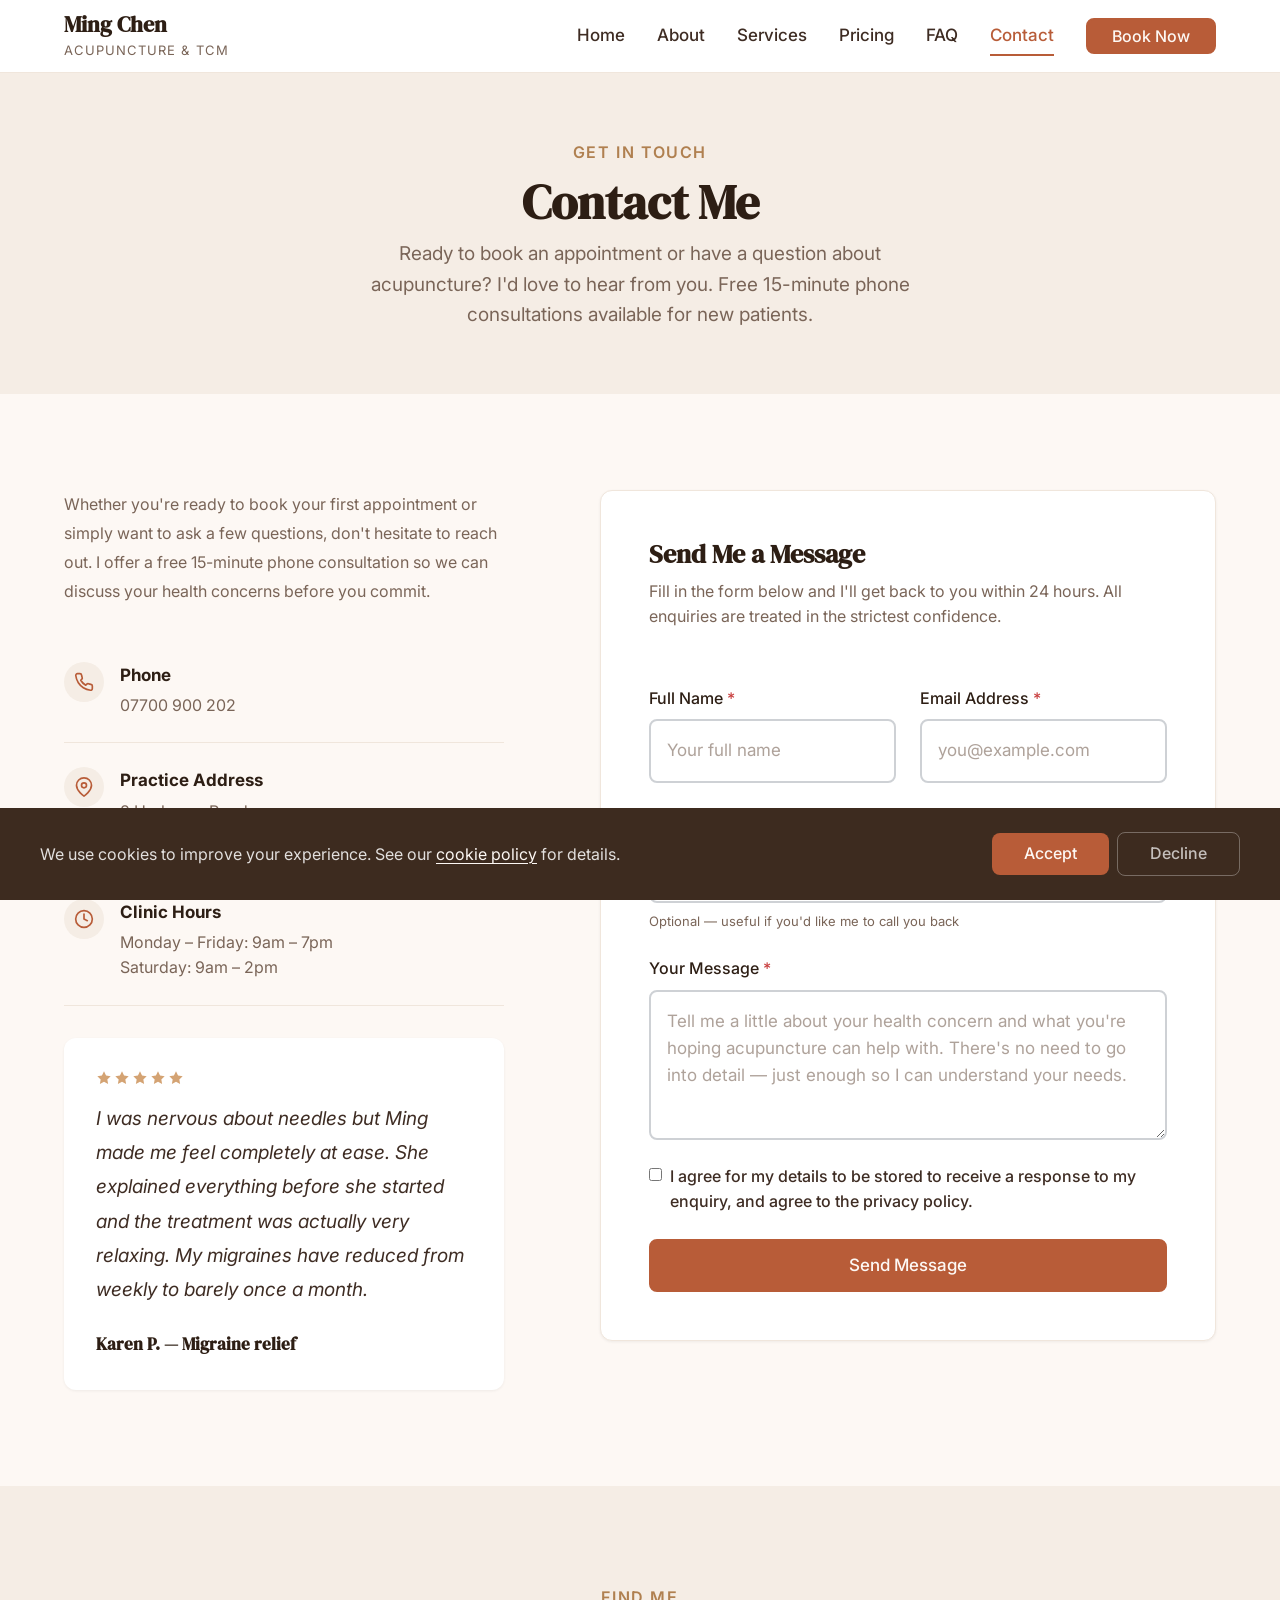
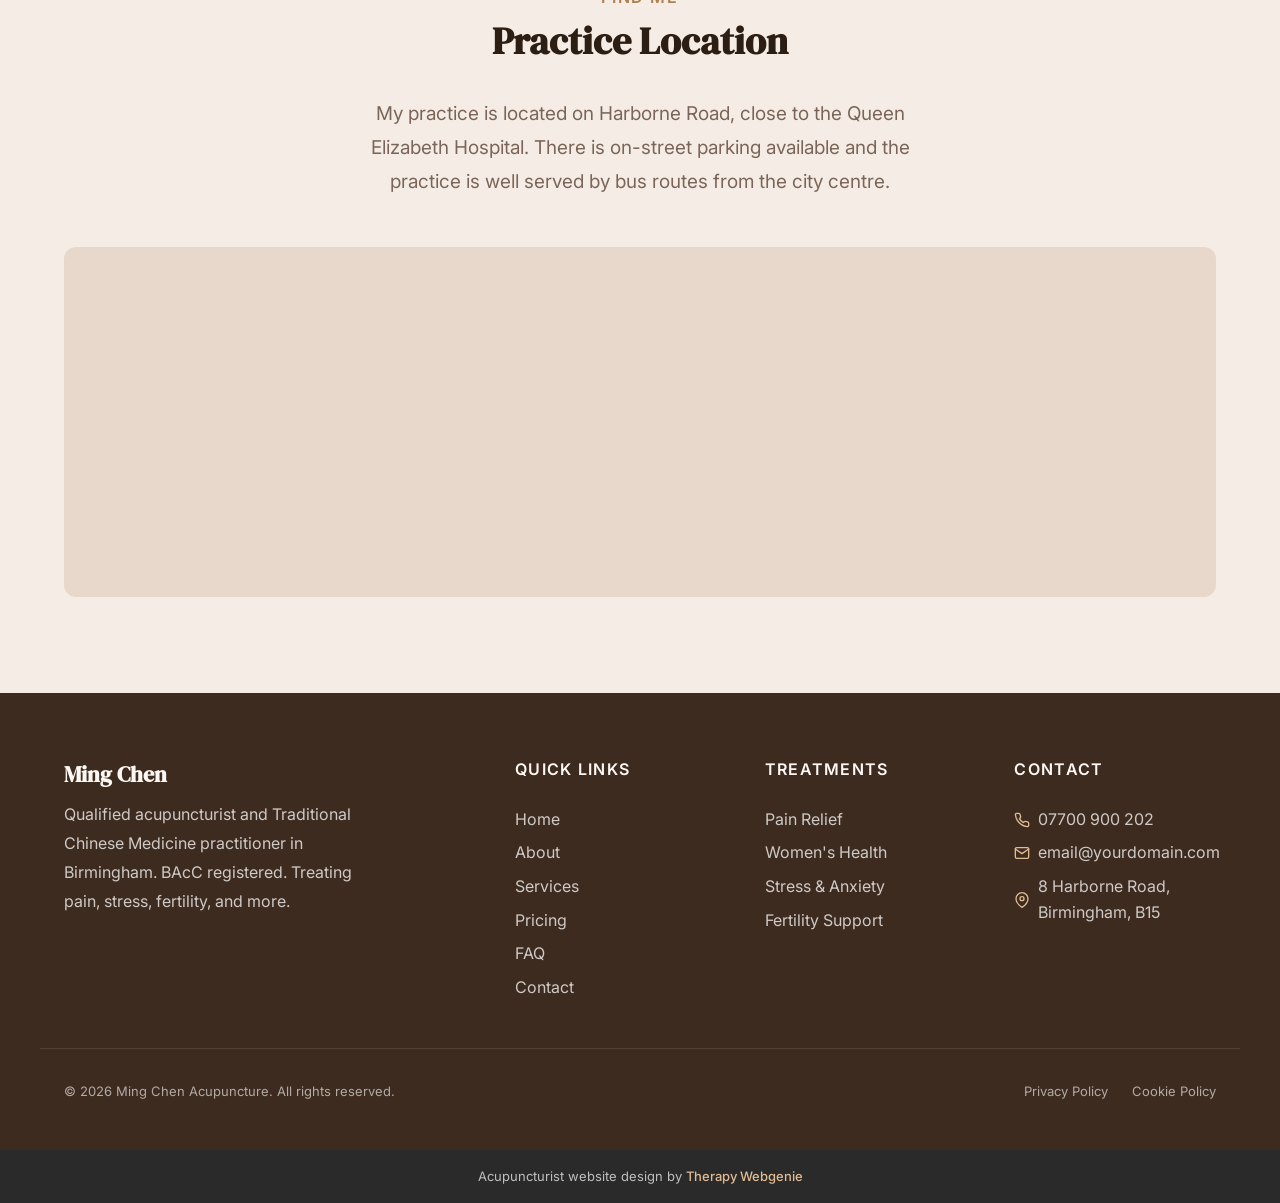
<file: contact.html>
<!DOCTYPE html>
<html lang="en">
<head>
  <meta charset="UTF-8">
  <meta name="viewport" content="width=device-width, initial-scale=1.0">
  <meta name="description" content="Book an acupuncture appointment or free consultation with Ming Chen in Birmingham. Located in Harborne, with Saturday appointments available.">
  <title>Contact — Ming Chen, Acupuncturist in Birmingham</title>

  <link rel="canonical" href="https://acupuncturist.therapywebgenie.com/contact.html">

  <meta property="og:type" content="website">
  <meta property="og:url" content="https://acupuncturist.therapywebgenie.com/contact.html">
  <meta property="og:title" content="Contact — Ming Chen, Acupuncturist in Birmingham">
  <meta property="og:description" content="Book an acupuncture appointment or free consultation. Located in Harborne, Birmingham.">
  <meta property="og:image" content="https://acupuncturist.therapywebgenie.com/images/hero.jpg">

  <meta name="twitter:card" content="summary_large_image">
  <meta name="twitter:title" content="Contact — Ming Chen, Acupuncturist in Birmingham">
  <meta name="twitter:description" content="Book an acupuncture appointment or free consultation. Located in Harborne, Birmingham.">
  <meta name="twitter:image" content="https://acupuncturist.therapywebgenie.com/images/hero.jpg">

  <link rel="preconnect" href="https://fonts.googleapis.com">
  <link rel="preconnect" href="https://fonts.gstatic.com" crossorigin>

  <link rel="stylesheet" href="css/base.css">
  <link rel="stylesheet" href="css/components.css">
  <link rel="stylesheet" href="css/theme.css">
  <!-- PROFILE:schema -->
  <!-- /PROFILE:schema -->
</head>
<body>

  <a href="#main" class="skip-link">Skip to main content</a>

  <!-- SECTION: nav -->
  <nav class="nav" role="navigation" aria-label="Main navigation">
    <div class="container nav__inner">
      <a href="index.html" class="nav__brand">
        <!-- PROFILE:logo --><!-- /PROFILE:logo -->
        <span class="nav__name"><!-- PROFILE:site_title -->Ming Chen<!-- /PROFILE:site_title --></span>
        <span class="nav__title"><!-- PROFILE:site_slogan -->Acupuncture &amp; TCM<!-- /PROFILE:site_slogan --></span>
      </a>
      <div class="nav__links">
        <a href="index.html" class="nav__link">Home</a>
        <a href="about.html" class="nav__link">About</a>
        <a href="services.html" class="nav__link">Services</a>
        <a href="pricing.html" class="nav__link">Pricing</a>
        <a href="faq.html" class="nav__link">FAQ</a>
        <a href="contact.html" class="nav__link nav__link--active">Contact</a>
        <a href="contact.html" class="btn btn--primary nav__cta">Book Now</a>
      </div>
      <button class="nav__toggle" aria-label="Toggle menu" aria-expanded="false" aria-controls="mobile-menu">
        <span class="nav__toggle-bar"></span>
        <span class="nav__toggle-bar"></span>
        <span class="nav__toggle-bar"></span>
      </button>
    </div>
    <div class="nav__mobile" id="mobile-menu" role="menu">
      <a href="index.html" class="nav__link" role="menuitem">Home</a>
      <a href="about.html" class="nav__link" role="menuitem">About</a>
      <a href="services.html" class="nav__link" role="menuitem">Services</a>
      <a href="pricing.html" class="nav__link" role="menuitem">Pricing</a>
      <a href="faq.html" class="nav__link" role="menuitem">FAQ</a>
      <a href="contact.html" class="nav__link nav__link--active" role="menuitem">Contact</a>
      <a href="contact.html" class="btn btn--primary" role="menuitem">Book Now</a>
    </div>
  </nav>
  <!-- /SECTION: nav -->

  <!-- Compact scroll header -->
  <div class="nav-scroll" aria-hidden="true">
    <div class="container nav-scroll__inner">
      <div class="nav-scroll__brand">
        <span class="nav-scroll__name"><!-- PROFILE:site_title -->Ming Chen<!-- /PROFILE:site_title --></span>
        <span class="nav-scroll__title"><!-- PROFILE:site_slogan -->Acupuncture &amp; TCM<!-- /PROFILE:site_slogan --></span>
      </div>
      <div class="nav-scroll__right">
        <a href="tel:07700900202" class="nav-scroll__phone">
          <svg xmlns="http://www.w3.org/2000/svg" viewBox="0 0 24 24" fill="none" stroke="currentColor" stroke-width="2" stroke-linecap="round" stroke-linejoin="round"><path d="M22 16.92v3a2 2 0 0 1-2.18 2 19.79 19.79 0 0 1-8.63-3.07 19.5 19.5 0 0 1-6-6 19.79 19.79 0 0 1-3.07-8.67A2 2 0 0 1 4.11 2h3a2 2 0 0 1 2 1.72c.127.96.361 1.903.7 2.81a2 2 0 0 1-.45 2.11L8.09 9.91a16 16 0 0 0 6 6l1.27-1.27a2 2 0 0 1 2.11-.45c.907.339 1.85.573 2.81.7A2 2 0 0 1 22 16.92z"></path></svg>
          07700 900 202
        </a>
        <a href="tel:07700900202" class="nav-scroll__phone-icon" aria-label="Call us">
          <svg xmlns="http://www.w3.org/2000/svg" viewBox="0 0 24 24" fill="none" stroke="currentColor" stroke-width="2" stroke-linecap="round" stroke-linejoin="round"><path d="M22 16.92v3a2 2 0 0 1-2.18 2 19.79 19.79 0 0 1-8.63-3.07 19.5 19.5 0 0 1-6-6 19.79 19.79 0 0 1-3.07-8.67A2 2 0 0 1 4.11 2h3a2 2 0 0 1 2 1.72c.127.96.361 1.903.7 2.81a2 2 0 0 1-.45 2.11L8.09 9.91a16 16 0 0 0 6 6l1.27-1.27a2 2 0 0 1 2.11-.45c.907.339 1.85.573 2.81.7A2 2 0 0 1 22 16.92z"></path></svg>
        </a>
        <button class="nav-scroll__toggle" aria-label="Toggle menu">
          <span class="nav-scroll__toggle-bar"></span>
          <span class="nav-scroll__toggle-bar"></span>
          <span class="nav-scroll__toggle-bar"></span>
        </button>
      </div>
    </div>
  </div>

  <main id="main">

    <!-- SECTION: page-header -->
    <section class="page-header">
      <div class="container">
        <span class="section-label">Get in Touch</span>
        <h1>Contact Me</h1>
        <p>Ready to book an appointment or have a question about acupuncture? I'd love to hear from you. Free 15-minute phone consultations available for new patients.</p>
      </div>
    </section>
    <!-- /SECTION: page-header -->

    <!-- SECTION: contact-form -->
    <section class="section reveal">
      <div class="container contact-grid">

        <div class="contact-info">
          <p class="contact-info__intro">Whether you're ready to book your first appointment or simply want to ask a few questions, don't hesitate to reach out. I offer a free 15-minute phone consultation so we can discuss your health concerns before you commit.</p>

          <div class="contact-info__item">
            <div class="contact-info__icon">
              <svg xmlns="http://www.w3.org/2000/svg" viewBox="0 0 24 24" fill="none" stroke="currentColor" stroke-width="2" stroke-linecap="round" stroke-linejoin="round"><path d="M22 16.92v3a2 2 0 0 1-2.18 2 19.79 19.79 0 0 1-8.63-3.07 19.5 19.5 0 0 1-6-6 19.79 19.79 0 0 1-3.07-8.67A2 2 0 0 1 4.11 2h3a2 2 0 0 1 2 1.72 12.84 12.84 0 0 0 .7 2.81 2 2 0 0 1-.45 2.11L8.09 9.91a16 16 0 0 0 6 6l1.27-1.27a2 2 0 0 1 2.11-.45 12.84 12.84 0 0 0 2.81.7A2 2 0 0 1 22 16.92z"></path></svg>
            </div>
            <div>
              <p class="contact-info__label">Phone</p>
              <p class="contact-info__text">07700 900 202</p>
            </div>
          </div>

          <div class="contact-info__item">
            <div class="contact-info__icon">
              <svg xmlns="http://www.w3.org/2000/svg" viewBox="0 0 24 24" fill="none" stroke="currentColor" stroke-width="2" stroke-linecap="round" stroke-linejoin="round"><path d="M21 10c0 7-9 13-9 13s-9-6-9-13a9 9 0 0 1 18 0z"></path><circle cx="12" cy="10" r="3"></circle></svg>
            </div>
            <div>
              <p class="contact-info__label">Practice Address</p>
              <p class="contact-info__text">8 Harborne Road<br>Birmingham, B15</p>
            </div>
          </div>

          <div class="contact-info__item">
            <div class="contact-info__icon">
              <svg xmlns="http://www.w3.org/2000/svg" viewBox="0 0 24 24" fill="none" stroke="currentColor" stroke-width="2" stroke-linecap="round" stroke-linejoin="round"><circle cx="12" cy="12" r="10"></circle><polyline points="12 6 12 12 16 14"></polyline></svg>
            </div>
            <div>
              <p class="contact-info__label">Clinic Hours</p>
              <p class="contact-info__text">Monday &ndash; Friday: 9am &ndash; 7pm<br>Saturday: 9am &ndash; 2pm</p>
            </div>
          </div>

          <div class="testimonial" style="margin-top: var(--space-xl);">
            <div class="testimonial__stars">
              <svg viewBox="0 0 24 24"><path d="M12 2l3.09 6.26L22 9.27l-5 4.87 1.18 6.88L12 17.77l-6.18 3.25L7 14.14 2 9.27l6.91-1.01L12 2z"/></svg>
              <svg viewBox="0 0 24 24"><path d="M12 2l3.09 6.26L22 9.27l-5 4.87 1.18 6.88L12 17.77l-6.18 3.25L7 14.14 2 9.27l6.91-1.01L12 2z"/></svg>
              <svg viewBox="0 0 24 24"><path d="M12 2l3.09 6.26L22 9.27l-5 4.87 1.18 6.88L12 17.77l-6.18 3.25L7 14.14 2 9.27l6.91-1.01L12 2z"/></svg>
              <svg viewBox="0 0 24 24"><path d="M12 2l3.09 6.26L22 9.27l-5 4.87 1.18 6.88L12 17.77l-6.18 3.25L7 14.14 2 9.27l6.91-1.01L12 2z"/></svg>
              <svg viewBox="0 0 24 24"><path d="M12 2l3.09 6.26L22 9.27l-5 4.87 1.18 6.88L12 17.77l-6.18 3.25L7 14.14 2 9.27l6.91-1.01L12 2z"/></svg>
            </div>
            <p class="testimonial__quote">I was nervous about needles but Ming made me feel completely at ease. She explained everything before she started and the treatment was actually very relaxing. My migraines have reduced from weekly to barely once a month.</p>
            <p class="testimonial__author">Karen P. &mdash; Migraine relief</p>
          </div>

        </div>

        <div class="contact-form-wrap">
          <div class="card contact-form-card">
            <h2>Send Me a Message</h2>
            <p>Fill in the form below and I'll get back to you within 24 hours. All enquiries are treated in the strictest confidence.</p>
            <form class="form" action="https://editmy.site/api/form/SITE_ID" method="POST">
              <div class="form__row">
                <div class="form__group">
                  <label for="name" class="form__label form__label--required">Full Name</label>
                  <input type="text" id="name" name="name" class="form__input" placeholder="Your full name" required autocomplete="name">
                </div>
                <div class="form__group">
                  <label for="email" class="form__label form__label--required">Email Address</label>
                  <input type="email" id="email" name="email" class="form__input" placeholder="you@example.com" required autocomplete="email">
                </div>
              </div>
              <div class="form__group">
                <label for="phone" class="form__label">Phone Number</label>
                <input type="tel" id="phone" name="phone" class="form__input" placeholder="07xxx xxxxxx" autocomplete="tel">
                <span class="form__hint">Optional — useful if you'd like me to call you back</span>
              </div>
              <div class="form__group">
                <label for="message" class="form__label form__label--required">Your Message</label>
                <textarea id="message" name="message" class="form__textarea" placeholder="Tell me a little about your health concern and what you're hoping acupuncture can help with. There's no need to go into detail — just enough so I can understand your needs." required></textarea>
              </div>
              <div class="form__group form__group--checkbox">
                <input type="checkbox" id="consent" name="consent" required>
                <label for="consent" class="form__label">I agree for my details to be stored to receive a response to my enquiry, and agree to the <a href="privacy.html">privacy policy</a>.</label>
              </div>
              <div>
                            <div style="display:none"><input type="text" name="_hp" tabindex="-1" autocomplete="off"></div>
            <input type="hidden" name="_t" value="">
<button type="submit" class="btn btn--primary btn--block">Send Message</button>
              </div>
            </form>
          </div>
        </div>

      </div>
    </section>
    <!-- /SECTION: contact-form -->

    <!-- SECTION: map -->
    <section class="section section--alt reveal">
      <div class="container text-center">
        <span class="section-label">Find Me</span>
        <h2>Practice Location</h2>
        <p class="section-subtitle">My practice is located on Harborne Road, close to the Queen Elizabeth Hospital. There is on-street parking available and the practice is well served by bus routes from the city centre.</p>
        <div class="map-placeholder">
          <iframe src="https://www.google.com/maps/embed?pb=!1m18!1m12!1m3!1d2431.5!2d-1.9325!3d52.4575!2m3!1f0!2f0!3f0!3m2!1i1024!2i768!4f13.1!3m3!1m2!1s0x0%3A0x0!2zNTLCsDI3JzI3LjAiTiAxwrA1NScyNy4wIlc!5e0!3m2!1sen!2suk!4v1" width="100%" height="400" style="border:0; border-radius: var(--radius-lg);" allowfullscreen="" loading="lazy" referrerpolicy="no-referrer-when-downgrade" title="Ming Chen Acupuncture practice location in Birmingham"></iframe>
        </div>
      </div>
    </section>
    <!-- /SECTION: map -->

  </main>

  <!-- SECTION: footer -->
  <footer class="footer">
    <div class="container footer__inner">
      <div class="footer__brand">
        <p class="footer__brand-name">Ming Chen</p>
        <p class="footer__brand-text">Qualified acupuncturist and Traditional Chinese Medicine practitioner in Birmingham. BAcC registered. Treating pain, stress, fertility, and more.</p>
      </div>
      <div class="footer__col">
        <p class="footer__heading">Quick Links</p>
        <div class="footer__links">
          <a href="index.html" class="footer__link">Home</a>
          <a href="about.html" class="footer__link">About</a>
          <a href="services.html" class="footer__link">Services</a>
          <a href="pricing.html" class="footer__link">Pricing</a>
          <a href="faq.html" class="footer__link">FAQ</a>
          <a href="contact.html" class="footer__link">Contact</a>
        </div>
      </div>
      <div class="footer__col">
        <p class="footer__heading">Treatments</p>
        <div class="footer__links">
          <a href="services.html" class="footer__link">Pain Relief</a>
          <a href="services.html" class="footer__link">Women's Health</a>
          <a href="services.html" class="footer__link">Stress &amp; Anxiety</a>
          <a href="services.html" class="footer__link">Fertility Support</a>
        </div>
      </div>
      <div class="footer__col">
        <p class="footer__heading">Contact</p>
        <div class="footer__contact-item">
          <svg xmlns="http://www.w3.org/2000/svg" viewBox="0 0 24 24" fill="none" stroke="currentColor" stroke-width="2" stroke-linecap="round" stroke-linejoin="round"><path d="M22 16.92v3a2 2 0 0 1-2.18 2 19.79 19.79 0 0 1-8.63-3.07 19.5 19.5 0 0 1-6-6 19.79 19.79 0 0 1-3.07-8.67A2 2 0 0 1 4.11 2h3a2 2 0 0 1 2 1.72 12.84 12.84 0 0 0 .7 2.81 2 2 0 0 1-.45 2.11L8.09 9.91a16 16 0 0 0 6 6l1.27-1.27a2 2 0 0 1 2.11-.45 12.84 12.84 0 0 0 2.81.7A2 2 0 0 1 22 16.92z"></path></svg>
          <!-- PROFILE:phone_landline --><span>07700 900 202</span><!-- /PROFILE:phone_landline -->
        </div>
        <div class="footer__contact-item">
          <svg xmlns="http://www.w3.org/2000/svg" viewBox="0 0 24 24" fill="none" stroke="currentColor" stroke-width="2" stroke-linecap="round" stroke-linejoin="round"><path d="M4 4h16c1.1 0 2 .9 2 2v12c0 1.1-.9 2-2 2H4c-1.1 0-2-.9-2-2V6c0-1.1.9-2 2-2z"></path><polyline points="22,6 12,13 2,6"></polyline></svg>
          <!-- PROFILE:email --><a href="mailto:email@yourdomain.com">email@yourdomain.com</a><!-- /PROFILE:email -->
        </div>
        <div class="footer__contact-item">
          <svg xmlns="http://www.w3.org/2000/svg" viewBox="0 0 24 24" fill="none" stroke="currentColor" stroke-width="2" stroke-linecap="round" stroke-linejoin="round"><path d="M21 10c0 7-9 13-9 13s-9-6-9-13a9 9 0 0 1 18 0z"></path><circle cx="12" cy="10" r="3"></circle></svg>
          <!-- PROFILE:address --><span>8 Harborne Road, Birmingham, B15</span><!-- /PROFILE:address -->
        </div>
      </div>
    </div>
    <div class="container footer__bottom">
      <p class="footer__copyright">&copy; 2026 Ming Chen Acupuncture. All rights reserved.</p>
      <div class="footer__legal">
        <a href="privacy.html">Privacy Policy</a>
        <a href="cookies-policy.html">Cookie Policy</a>
      </div>
    </div>
  </footer>
  <!-- /SECTION: footer -->

  <div class="site-credit">
    <p>Acupuncturist website design by <a href="https://www.therapywebgenie.com/websites-for-therapists/complementary-therapists/" target="_blank" rel="noopener nofollow">Therapy Webgenie</a></p>
  </div>

  <!-- Cookie Consent -->
  <div class="cookie-banner" role="dialog" aria-label="Cookie consent">
    <div class="cookie-banner__inner">
      <p class="cookie-banner__text">We use cookies to improve your experience. See our <a href="cookies-policy.html">cookie policy</a> for details.</p>
      <div class="cookie-banner__buttons"><button class="cookie-banner__accept">Accept</button><button class="cookie-banner__decline">Decline</button></div>
    </div>
  </div>

  <!-- Back to Top -->
  <button class="back-to-top" aria-label="Back to top">
    <svg xmlns="http://www.w3.org/2000/svg" viewBox="0 0 24 24" fill="none" stroke="currentColor" stroke-width="2" stroke-linecap="round" stroke-linejoin="round"><polyline points="18 15 12 9 6 15"></polyline></svg>
  </button>

  <script src="js/main.js"></script>
</body>
</html>
</file>
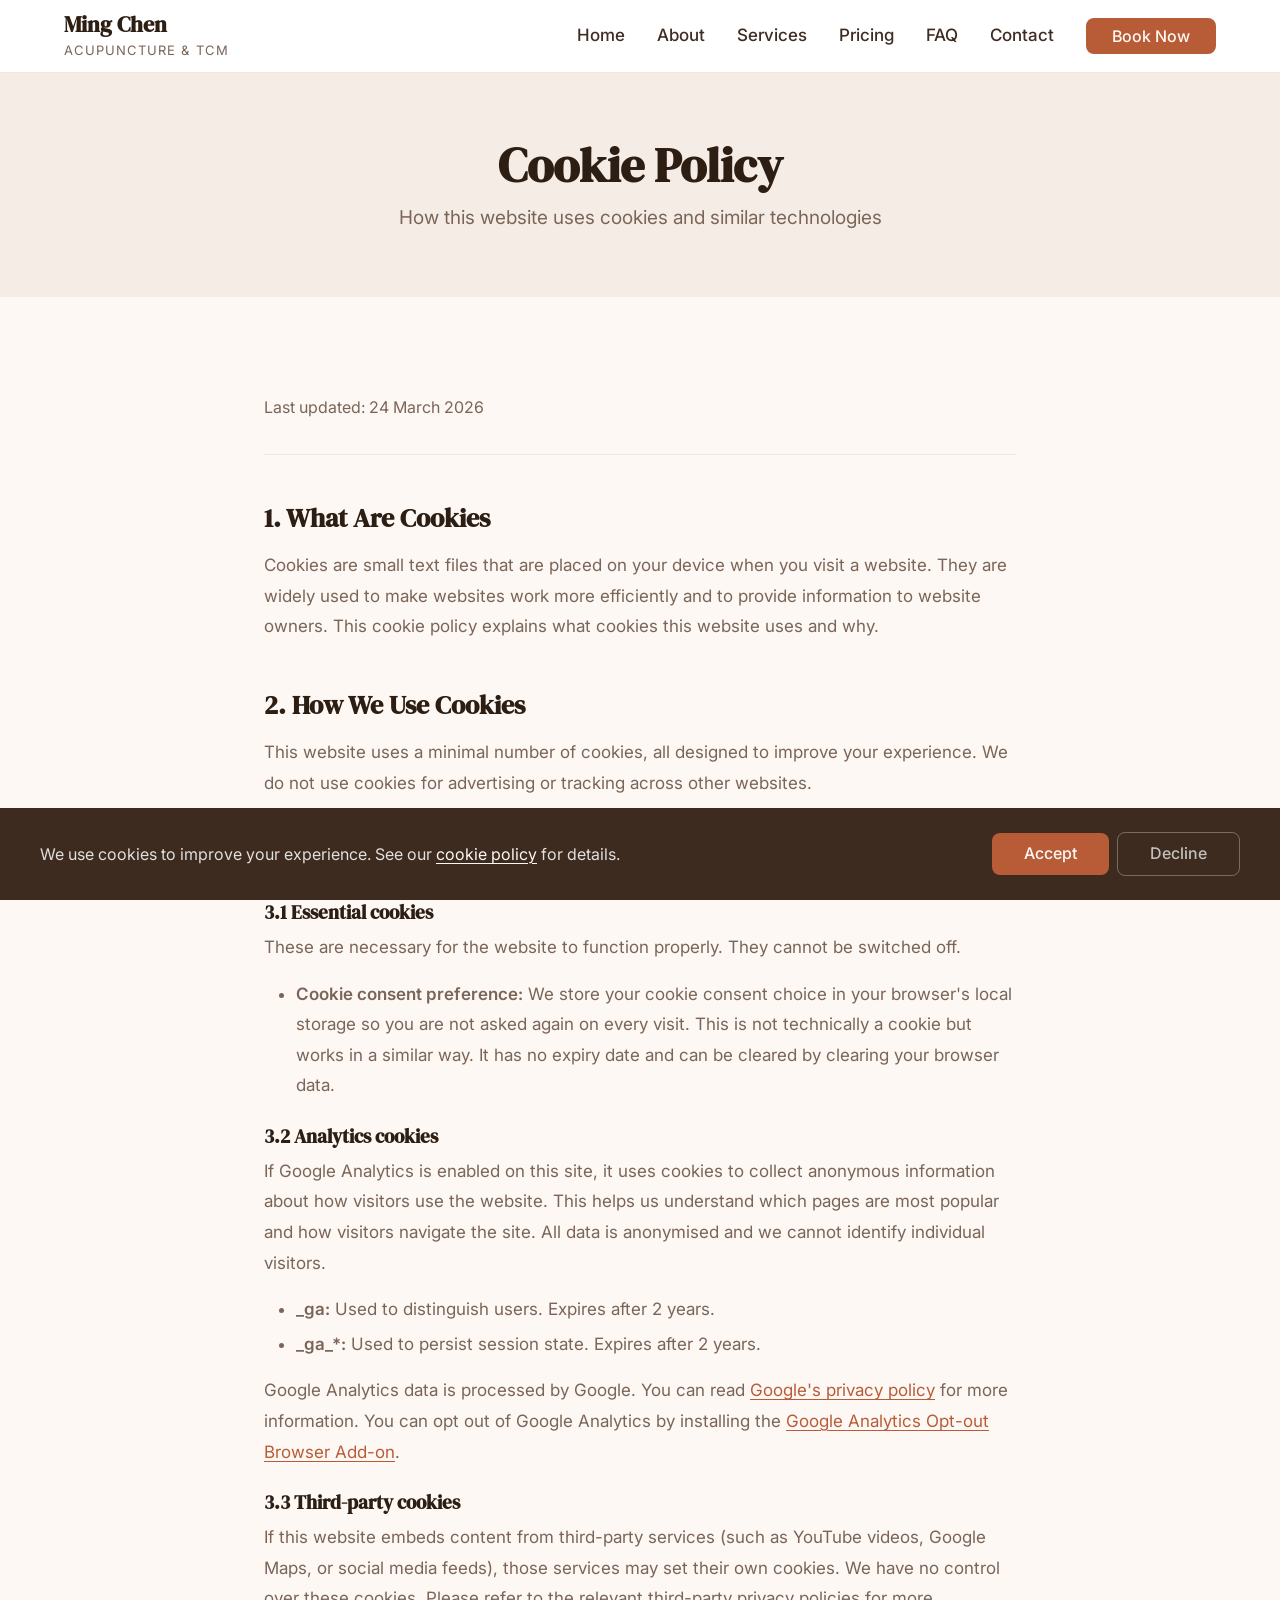
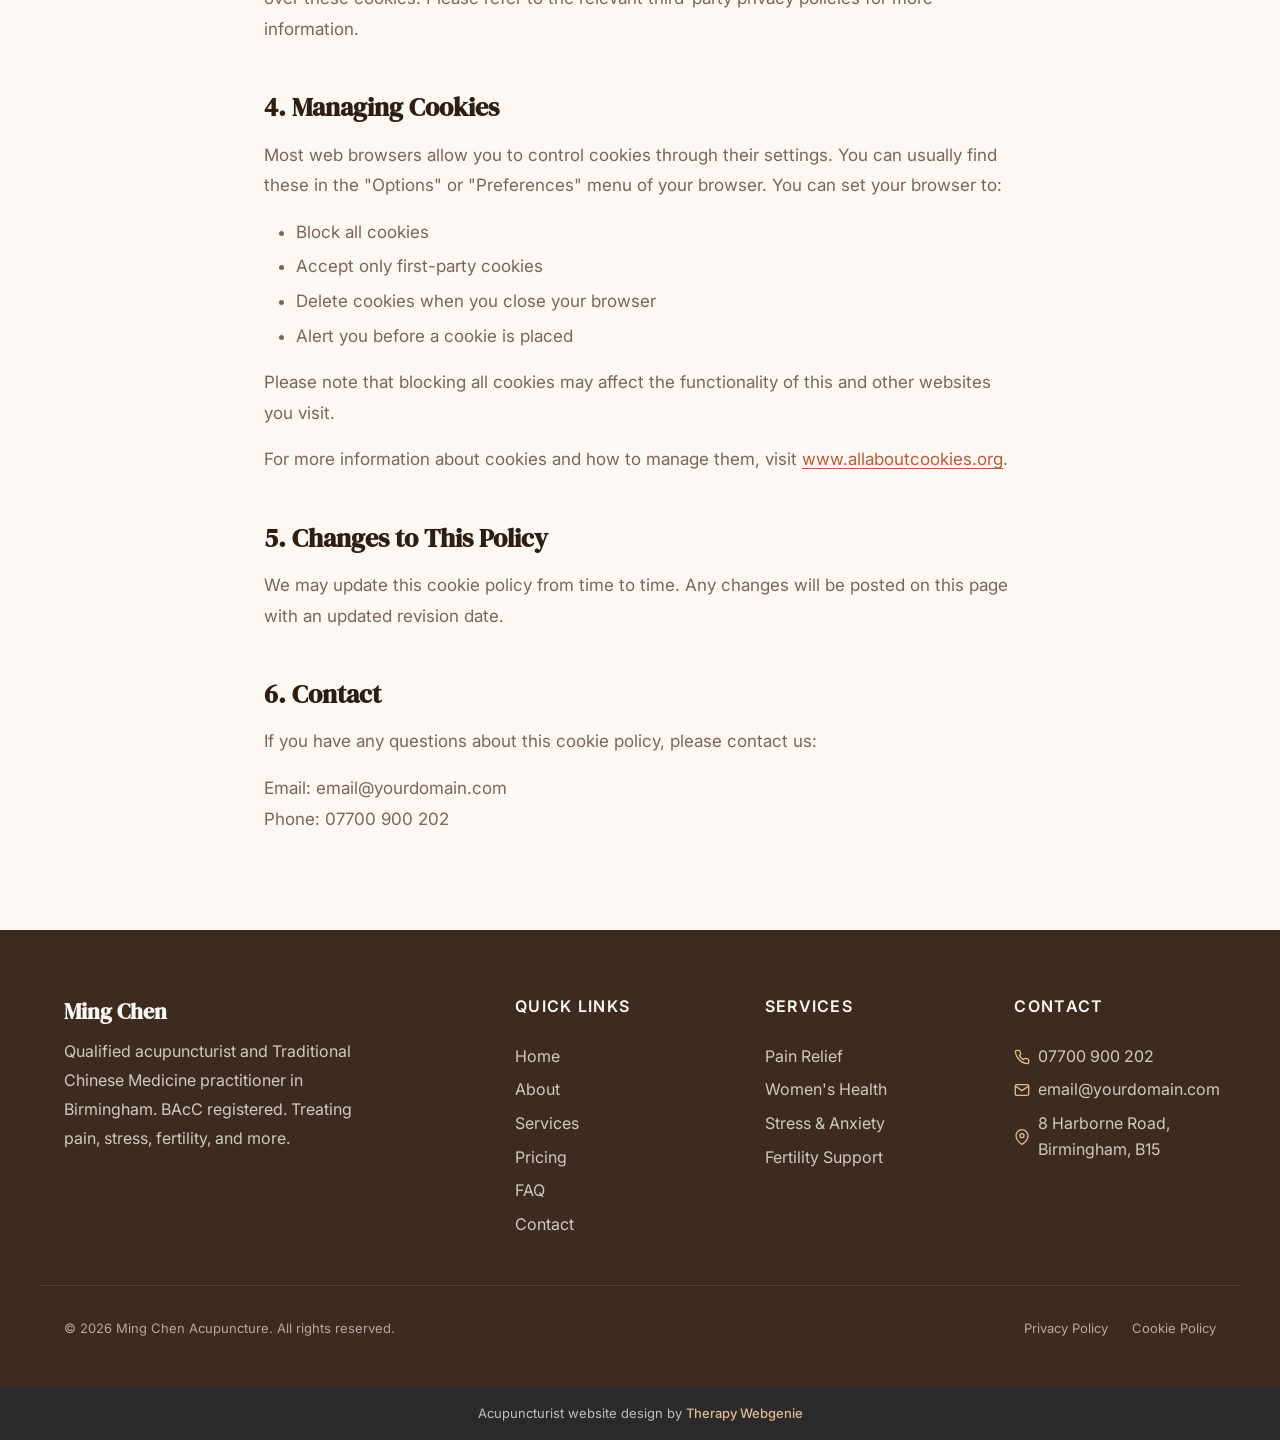
<file: cookies-policy.html>
<!DOCTYPE html>
<html lang="en">
<head>
  <meta charset="UTF-8">
  <meta name="viewport" content="width=device-width, initial-scale=1.0">
  <meta name="description" content="Cookie policy for Ming Chen Acupuncture. How we use cookies and similar technologies on this website.">
  <meta name="robots" content="noindex">
  <title>Cookie Policy — Ming Chen Acupuncture</title>

  <link rel="preconnect" href="https://fonts.googleapis.com">
  <link rel="preconnect" href="https://fonts.gstatic.com" crossorigin>

  <link rel="stylesheet" href="css/base.css">
  <link rel="stylesheet" href="css/components.css">
  <link rel="stylesheet" href="css/theme.css">
  <!-- PROFILE:schema -->
  <!-- /PROFILE:schema -->
</head>
<body>

  <a href="#main" class="skip-link">Skip to main content</a>

  <!-- SECTION: nav -->
  <nav class="nav" role="navigation" aria-label="Main navigation">
    <div class="container nav__inner">
      <a href="index.html" class="nav__brand">
        <!-- PROFILE:logo --><!-- /PROFILE:logo -->
        <span class="nav__name"><!-- PROFILE:site_title -->Ming Chen<!-- /PROFILE:site_title --></span>
        <span class="nav__title"><!-- PROFILE:site_slogan -->Acupuncture &amp; TCM<!-- /PROFILE:site_slogan --></span>
      </a>
      <div class="nav__links">
        <a href="index.html" class="nav__link">Home</a>
        <a href="about.html" class="nav__link">About</a>
        <a href="services.html" class="nav__link">Services</a>
        <a href="pricing.html" class="nav__link">Pricing</a>
        <a href="faq.html" class="nav__link">FAQ</a>
        <a href="contact.html" class="nav__link">Contact</a>
        <a href="contact.html" class="btn btn--primary nav__cta">Book Now</a>
      </div>
      <button class="nav__toggle" aria-label="Toggle menu" aria-expanded="false" aria-controls="mobile-menu">
        <span class="nav__toggle-bar"></span>
        <span class="nav__toggle-bar"></span>
        <span class="nav__toggle-bar"></span>
      </button>
    </div>
    <div class="nav__mobile" id="mobile-menu" role="menu">
      <a href="index.html" class="nav__link" role="menuitem">Home</a>
      <a href="about.html" class="nav__link" role="menuitem">About</a>
      <a href="services.html" class="nav__link" role="menuitem">Services</a>
      <a href="pricing.html" class="nav__link" role="menuitem">Pricing</a>
      <a href="faq.html" class="nav__link" role="menuitem">FAQ</a>
      <a href="contact.html" class="nav__link" role="menuitem">Contact</a>
      <a href="contact.html" class="btn btn--primary" role="menuitem">Book Now</a>
    </div>
  </nav>
  <!-- /SECTION: nav -->

  <main id="main">

    <!-- SECTION: page-header -->
    <section class="page-header">
      <div class="container">
        <h1>Cookie Policy</h1>
        <p>How this website uses cookies and similar technologies</p>
      </div>
    </section>
    <!-- /SECTION: page-header -->

    <!-- SECTION: cookies-content -->
    <section class="section">
      <div class="container privacy-content">

        <p class="last-updated">Last updated: 24 March 2026</p>

        <h2>1. What Are Cookies</h2>
        <p>Cookies are small text files that are placed on your device when you visit a website. They are widely used to make websites work more efficiently and to provide information to website owners. This cookie policy explains what cookies this website uses and why.</p>

        <h2>2. How We Use Cookies</h2>
        <p>This website uses a minimal number of cookies, all designed to improve your experience. We do not use cookies for advertising or tracking across other websites.</p>

        <h2>3. Cookies We Use</h2>

        <h3>3.1 Essential cookies</h3>
        <p>These are necessary for the website to function properly. They cannot be switched off.</p>
        <ul>
          <li><strong>Cookie consent preference:</strong> We store your cookie consent choice in your browser's local storage so you are not asked again on every visit. This is not technically a cookie but works in a similar way. It has no expiry date and can be cleared by clearing your browser data.</li>
        </ul>

        <h3>3.2 Analytics cookies</h3>
        <p>If Google Analytics is enabled on this site, it uses cookies to collect anonymous information about how visitors use the website. This helps us understand which pages are most popular and how visitors navigate the site. All data is anonymised and we cannot identify individual visitors.</p>
        <ul>
          <li><strong>_ga:</strong> Used to distinguish users. Expires after 2 years.</li>
          <li><strong>_ga_*:</strong> Used to persist session state. Expires after 2 years.</li>
        </ul>
        <p>Google Analytics data is processed by Google. You can read <a href="https://policies.google.com/privacy" target="_blank" rel="noopener">Google's privacy policy</a> for more information. You can opt out of Google Analytics by installing the <a href="https://tools.google.com/dlpage/gaoptout" target="_blank" rel="noopener">Google Analytics Opt-out Browser Add-on</a>.</p>

        <h3>3.3 Third-party cookies</h3>
        <p>If this website embeds content from third-party services (such as YouTube videos, Google Maps, or social media feeds), those services may set their own cookies. We have no control over these cookies. Please refer to the relevant third-party privacy policies for more information.</p>

        <h2>4. Managing Cookies</h2>
        <p>Most web browsers allow you to control cookies through their settings. You can usually find these in the "Options" or "Preferences" menu of your browser. You can set your browser to:</p>
        <ul>
          <li>Block all cookies</li>
          <li>Accept only first-party cookies</li>
          <li>Delete cookies when you close your browser</li>
          <li>Alert you before a cookie is placed</li>
        </ul>
        <p>Please note that blocking all cookies may affect the functionality of this and other websites you visit.</p>
        <p>For more information about cookies and how to manage them, visit <a href="https://www.allaboutcookies.org" target="_blank" rel="noopener">www.allaboutcookies.org</a>.</p>

        <h2>5. Changes to This Policy</h2>
        <p>We may update this cookie policy from time to time. Any changes will be posted on this page with an updated revision date.</p>

        <h2>6. Contact</h2>
        <p>If you have any questions about this cookie policy, please contact us:</p>
        <p>Email: email@yourdomain.com<br>
        Phone: 07700 900 202</p>

      </div>
    </section>
    <!-- /SECTION: cookies-content -->

  </main>

  <!-- SECTION: footer -->
  <footer class="footer">
    <div class="container footer__inner">
      <div class="footer__brand">
        <p class="footer__brand-name">Ming Chen</p>
        <p class="footer__brand-text">Qualified acupuncturist and Traditional Chinese Medicine practitioner in Birmingham. BAcC registered. Treating pain, stress, fertility, and more.</p>
      </div>
      <div class="footer__col">
        <p class="footer__heading">Quick Links</p>
        <div class="footer__links">
          <a href="index.html" class="footer__link">Home</a>
          <a href="about.html" class="footer__link">About</a>
          <a href="services.html" class="footer__link">Services</a>
          <a href="pricing.html" class="footer__link">Pricing</a>
          <a href="faq.html" class="footer__link">FAQ</a>
          <a href="contact.html" class="footer__link">Contact</a>
        </div>
      </div>
      <div class="footer__col">
        <p class="footer__heading">Services</p>
        <div class="footer__links">
          <a href="services.html" class="footer__link">Pain Relief</a>
          <a href="services.html" class="footer__link">Women's Health</a>
          <a href="services.html" class="footer__link">Stress &amp; Anxiety</a>
          <a href="services.html" class="footer__link">Fertility Support</a>
        </div>
      </div>
      <div class="footer__col">
        <p class="footer__heading">Contact</p>
        <div class="footer__contact-item">
          <svg xmlns="http://www.w3.org/2000/svg" viewBox="0 0 24 24" fill="none" stroke="currentColor" stroke-width="2" stroke-linecap="round" stroke-linejoin="round"><path d="M22 16.92v3a2 2 0 0 1-2.18 2 19.79 19.79 0 0 1-8.63-3.07 19.5 19.5 0 0 1-6-6 19.79 19.79 0 0 1-3.07-8.67A2 2 0 0 1 4.11 2h3a2 2 0 0 1 2 1.72 12.84 12.84 0 0 0 .7 2.81 2 2 0 0 1-.45 2.11L8.09 9.91a16 16 0 0 0 6 6l1.27-1.27a2 2 0 0 1 2.11-.45 12.84 12.84 0 0 0 2.81.7A2 2 0 0 1 22 16.92z"></path></svg>
          <!-- PROFILE:phone_landline --><span>07700 900 202</span><!-- /PROFILE:phone_landline -->
        </div>
        <div class="footer__contact-item">
          <svg xmlns="http://www.w3.org/2000/svg" viewBox="0 0 24 24" fill="none" stroke="currentColor" stroke-width="2" stroke-linecap="round" stroke-linejoin="round"><path d="M4 4h16c1.1 0 2 .9 2 2v12c0 1.1-.9 2-2 2H4c-1.1 0-2-.9-2-2V6c0-1.1.9-2 2-2z"></path><polyline points="22,6 12,13 2,6"></polyline></svg>
          <!-- PROFILE:email --><a href="mailto:email@yourdomain.com">email@yourdomain.com</a><!-- /PROFILE:email -->
        </div>
        <div class="footer__contact-item">
          <svg xmlns="http://www.w3.org/2000/svg" viewBox="0 0 24 24" fill="none" stroke="currentColor" stroke-width="2" stroke-linecap="round" stroke-linejoin="round"><path d="M21 10c0 7-9 13-9 13s-9-6-9-13a9 9 0 0 1 18 0z"></path><circle cx="12" cy="10" r="3"></circle></svg>
          <!-- PROFILE:address --><span>8 Harborne Road, Birmingham, B15</span><!-- /PROFILE:address -->
        </div>
      </div>
    </div>
    <div class="container footer__bottom">
      <p class="footer__copyright">&copy; 2026 Ming Chen Acupuncture. All rights reserved.</p>
      <div class="footer__legal">
        <a href="privacy.html">Privacy Policy</a>
        <a href="cookies-policy.html">Cookie Policy</a>
      </div>
    </div>
  </footer>
  <!-- /SECTION: footer -->

  <div class="site-credit">
    <p>Acupuncturist website design by <a href="https://www.therapywebgenie.com/websites-for-therapists/complementary-therapists/" target="_blank" rel="noopener nofollow">Therapy Webgenie</a></p>
  </div>

  <!-- Cookie Consent -->
  <div class="cookie-banner" role="dialog" aria-label="Cookie consent">
    <div class="cookie-banner__inner">
      <p class="cookie-banner__text">We use cookies to improve your experience. See our <a href="cookies-policy.html">cookie policy</a> for details.</p>
      <div class="cookie-banner__buttons"><button class="cookie-banner__accept">Accept</button><button class="cookie-banner__decline">Decline</button></div>
    </div>
  </div>

  <!-- Back to Top -->
  <button class="back-to-top" aria-label="Back to top">
    <svg xmlns="http://www.w3.org/2000/svg" viewBox="0 0 24 24" fill="none" stroke="currentColor" stroke-width="2" stroke-linecap="round" stroke-linejoin="round"><polyline points="18 15 12 9 6 15"></polyline></svg>
  </button>

  <script src="js/main.js"></script>
</body>
</html>
</file>
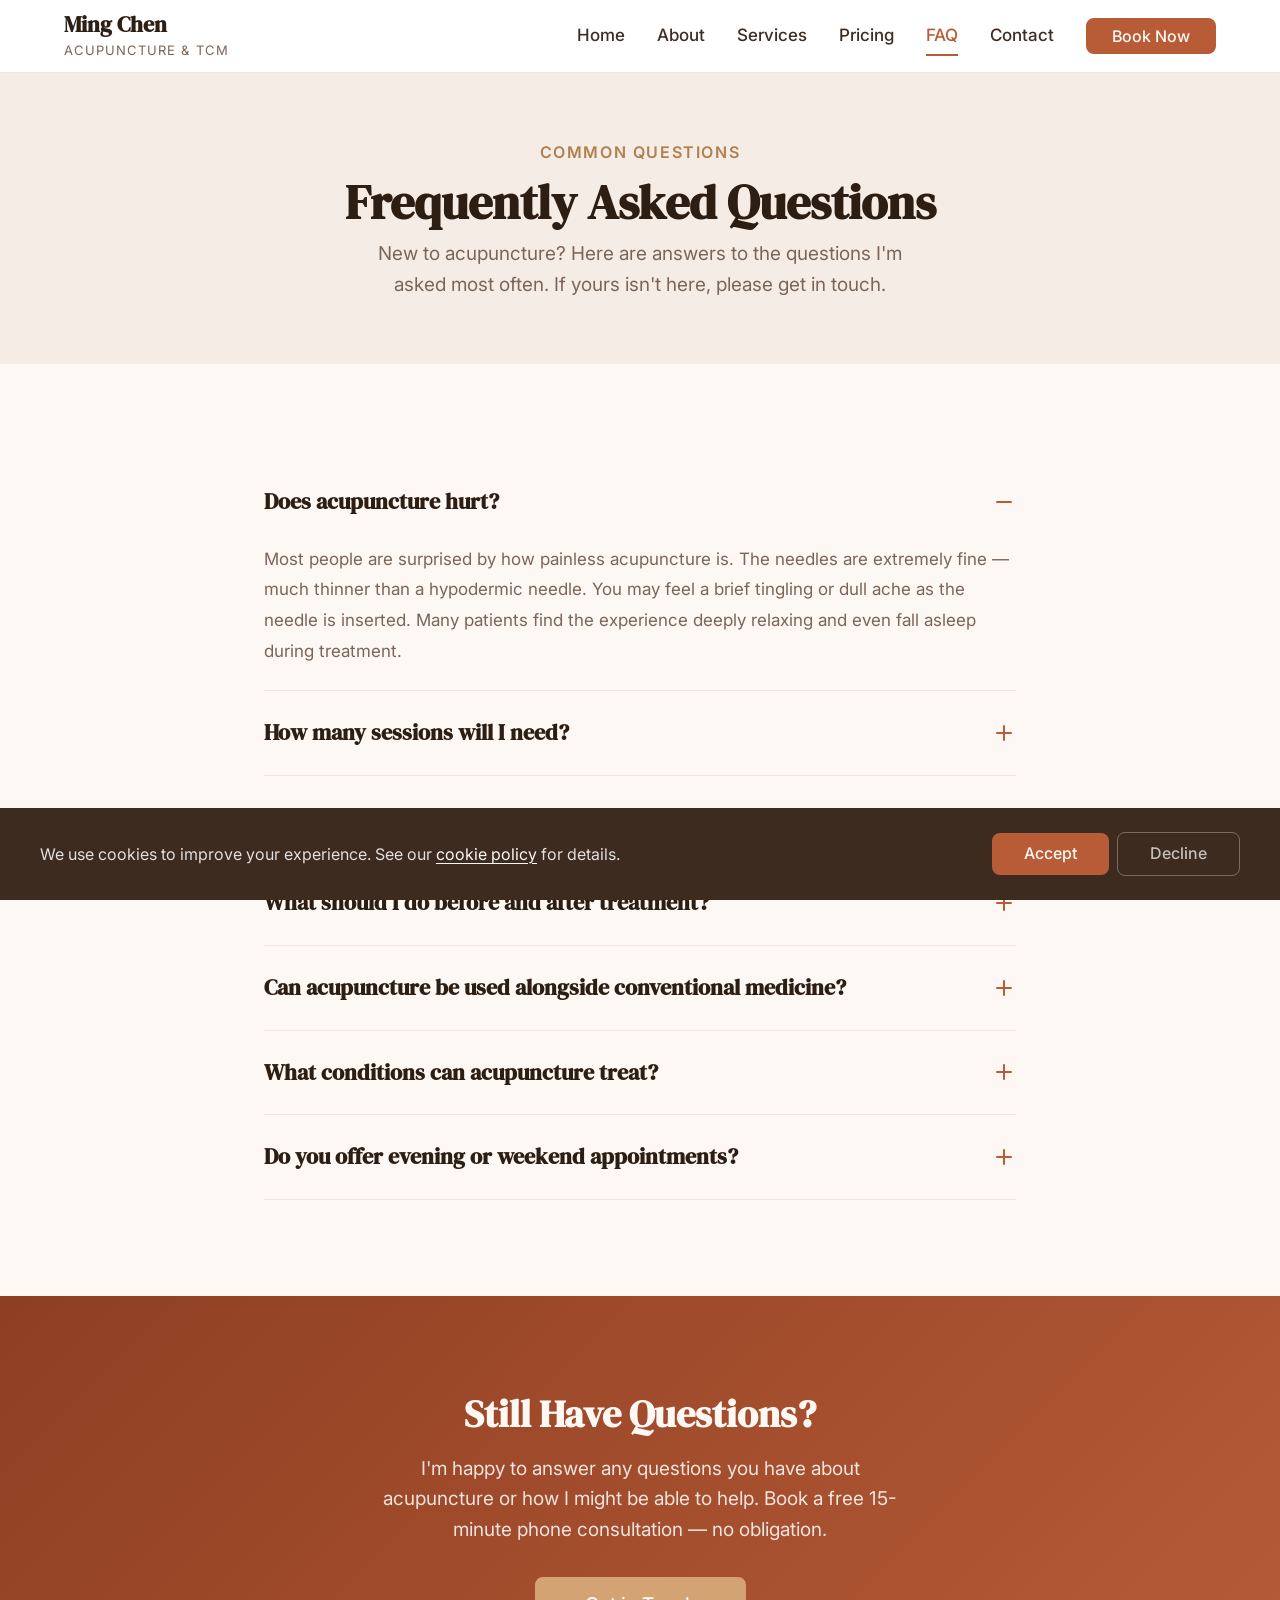
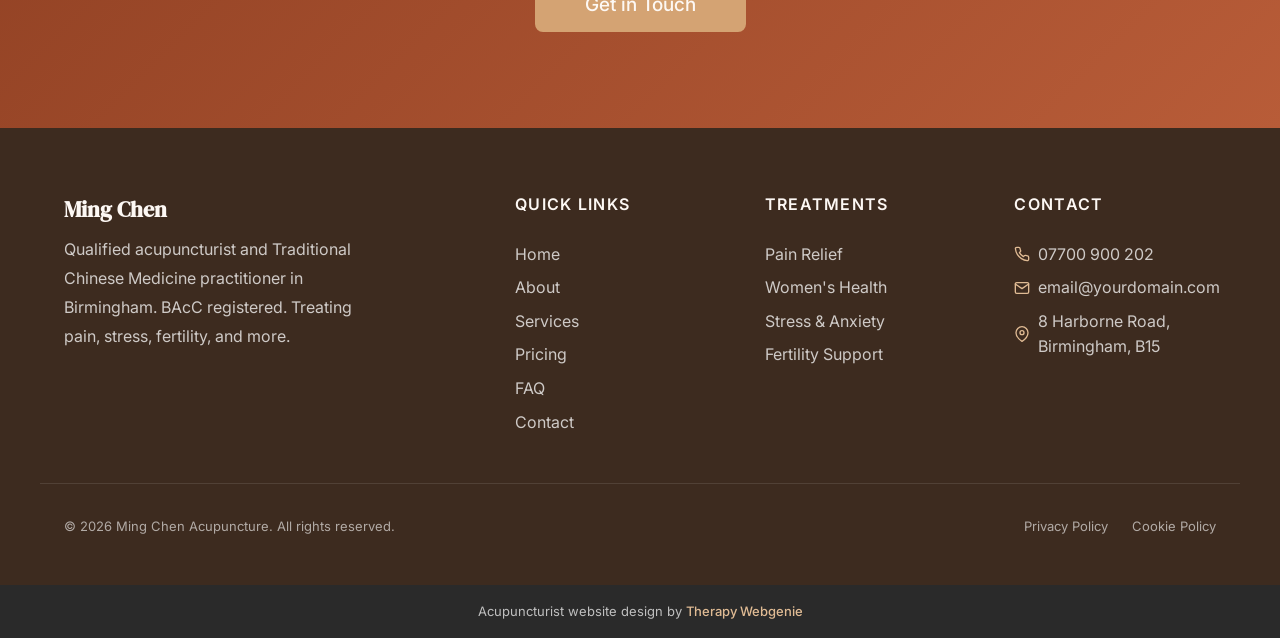
<file: faq.html>
<!DOCTYPE html>
<html lang="en">
<head>
  <meta charset="UTF-8">
  <meta name="viewport" content="width=device-width, initial-scale=1.0">
  <meta name="description" content="Common questions about acupuncture with Ming Chen in Birmingham. Learn about what to expect, whether it hurts, how many sessions you'll need, and more.">
  <title>FAQ — Ming Chen, Acupuncturist in Birmingham</title>

  <link rel="canonical" href="https://acupuncturist.therapywebgenie.com/faq.html">

  <meta property="og:type" content="website">
  <meta property="og:url" content="https://acupuncturist.therapywebgenie.com/faq.html">
  <meta property="og:title" content="FAQ — Ming Chen, Acupuncturist in Birmingham">
  <meta property="og:description" content="Common questions about acupuncture. Learn about what to expect, whether it hurts, and how many sessions you'll need.">
  <meta property="og:image" content="https://acupuncturist.therapywebgenie.com/images/hero.jpg">

  <meta name="twitter:card" content="summary_large_image">
  <meta name="twitter:title" content="FAQ — Ming Chen, Acupuncturist in Birmingham">
  <meta name="twitter:description" content="Common questions about acupuncture. Learn about what to expect, whether it hurts, and how many sessions you'll need.">
  <meta name="twitter:image" content="https://acupuncturist.therapywebgenie.com/images/hero.jpg">

  <link rel="preconnect" href="https://fonts.googleapis.com">
  <link rel="preconnect" href="https://fonts.gstatic.com" crossorigin>

  <link rel="stylesheet" href="css/base.css">
  <link rel="stylesheet" href="css/components.css">
  <link rel="stylesheet" href="css/theme.css">
  <!-- PROFILE:schema -->
  <!-- /PROFILE:schema -->
</head>
<body>

  <a href="#main" class="skip-link">Skip to main content</a>

  <!-- SECTION: nav -->
  <nav class="nav" role="navigation" aria-label="Main navigation">
    <div class="container nav__inner">
      <a href="index.html" class="nav__brand">
        <!-- PROFILE:logo --><!-- /PROFILE:logo -->
        <span class="nav__name"><!-- PROFILE:site_title -->Ming Chen<!-- /PROFILE:site_title --></span>
        <span class="nav__title"><!-- PROFILE:site_slogan -->Acupuncture &amp; TCM<!-- /PROFILE:site_slogan --></span>
      </a>
      <div class="nav__links">
        <a href="index.html" class="nav__link">Home</a>
        <a href="about.html" class="nav__link">About</a>
        <a href="services.html" class="nav__link">Services</a>
        <a href="pricing.html" class="nav__link">Pricing</a>
        <a href="faq.html" class="nav__link nav__link--active">FAQ</a>
        <a href="contact.html" class="nav__link">Contact</a>
        <a href="contact.html" class="btn btn--primary nav__cta">Book Now</a>
      </div>
      <button class="nav__toggle" aria-label="Toggle menu" aria-expanded="false" aria-controls="mobile-menu">
        <span class="nav__toggle-bar"></span>
        <span class="nav__toggle-bar"></span>
        <span class="nav__toggle-bar"></span>
      </button>
    </div>
    <div class="nav__mobile" id="mobile-menu" role="menu">
      <a href="index.html" class="nav__link" role="menuitem">Home</a>
      <a href="about.html" class="nav__link" role="menuitem">About</a>
      <a href="services.html" class="nav__link" role="menuitem">Services</a>
      <a href="pricing.html" class="nav__link" role="menuitem">Pricing</a>
      <a href="faq.html" class="nav__link nav__link--active" role="menuitem">FAQ</a>
      <a href="contact.html" class="nav__link" role="menuitem">Contact</a>
      <a href="contact.html" class="btn btn--primary" role="menuitem">Book Now</a>
    </div>
  </nav>
  <!-- /SECTION: nav -->

  <!-- Compact scroll header -->
  <div class="nav-scroll" aria-hidden="true">
    <div class="container nav-scroll__inner">
      <div class="nav-scroll__brand">
        <span class="nav-scroll__name"><!-- PROFILE:site_title -->Ming Chen<!-- /PROFILE:site_title --></span>
        <span class="nav-scroll__title"><!-- PROFILE:site_slogan -->Acupuncture &amp; TCM<!-- /PROFILE:site_slogan --></span>
      </div>
      <div class="nav-scroll__right">
        <a href="tel:07700900202" class="nav-scroll__phone">
          <svg xmlns="http://www.w3.org/2000/svg" viewBox="0 0 24 24" fill="none" stroke="currentColor" stroke-width="2" stroke-linecap="round" stroke-linejoin="round"><path d="M22 16.92v3a2 2 0 0 1-2.18 2 19.79 19.79 0 0 1-8.63-3.07 19.5 19.5 0 0 1-6-6 19.79 19.79 0 0 1-3.07-8.67A2 2 0 0 1 4.11 2h3a2 2 0 0 1 2 1.72c.127.96.361 1.903.7 2.81a2 2 0 0 1-.45 2.11L8.09 9.91a16 16 0 0 0 6 6l1.27-1.27a2 2 0 0 1 2.11-.45c.907.339 1.85.573 2.81.7A2 2 0 0 1 22 16.92z"></path></svg>
          07700 900 202
        </a>
        <a href="tel:07700900202" class="nav-scroll__phone-icon" aria-label="Call us">
          <svg xmlns="http://www.w3.org/2000/svg" viewBox="0 0 24 24" fill="none" stroke="currentColor" stroke-width="2" stroke-linecap="round" stroke-linejoin="round"><path d="M22 16.92v3a2 2 0 0 1-2.18 2 19.79 19.79 0 0 1-8.63-3.07 19.5 19.5 0 0 1-6-6 19.79 19.79 0 0 1-3.07-8.67A2 2 0 0 1 4.11 2h3a2 2 0 0 1 2 1.72c.127.96.361 1.903.7 2.81a2 2 0 0 1-.45 2.11L8.09 9.91a16 16 0 0 0 6 6l1.27-1.27a2 2 0 0 1 2.11-.45c.907.339 1.85.573 2.81.7A2 2 0 0 1 22 16.92z"></path></svg>
        </a>
        <button class="nav-scroll__toggle" aria-label="Toggle menu">
          <span class="nav-scroll__toggle-bar"></span>
          <span class="nav-scroll__toggle-bar"></span>
          <span class="nav-scroll__toggle-bar"></span>
        </button>
      </div>
    </div>
  </div>

  <main id="main">

    <!-- SECTION: page-header -->
    <section class="page-header">
      <div class="container">
        <span class="section-label">Common Questions</span>
        <h1>Frequently Asked Questions</h1>
        <p>New to acupuncture? Here are answers to the questions I'm asked most often. If yours isn't here, please get in touch.</p>
      </div>
    </section>
    <!-- /SECTION: page-header -->

    <!-- SECTION: faq -->
    <section class="section reveal">
      <div class="container container--narrow">
        <div class="accordion">

          <div class="accordion__item accordion__item--open">
            <button class="accordion__trigger" aria-expanded="true">
              <span>Does acupuncture hurt?</span>
              <svg class="accordion__icon" xmlns="http://www.w3.org/2000/svg" viewBox="0 0 24 24" fill="none" stroke="currentColor" stroke-width="2" stroke-linecap="round" stroke-linejoin="round"><line x1="5" y1="12" x2="19" y2="12"></line><line class="accordion__icon-vertical" x1="12" y1="5" x2="12" y2="19"></line></svg>
            </button>
            <div class="accordion__content">
              <p>Most people are surprised by how painless acupuncture is. The needles are extremely fine — much thinner than a hypodermic needle. You may feel a brief tingling or dull ache as the needle is inserted. Many patients find the experience deeply relaxing and even fall asleep during treatment.</p>
            </div>
          </div>

          <div class="accordion__item">
            <button class="accordion__trigger" aria-expanded="false">
              <span>How many sessions will I need?</span>
              <svg class="accordion__icon" xmlns="http://www.w3.org/2000/svg" viewBox="0 0 24 24" fill="none" stroke="currentColor" stroke-width="2" stroke-linecap="round" stroke-linejoin="round"><line x1="5" y1="12" x2="19" y2="12"></line><line class="accordion__icon-vertical" x1="12" y1="5" x2="12" y2="19"></line></svg>
            </button>
            <div class="accordion__content">
              <p>This depends on your condition and how long you've had it. Acute problems may respond in 3-4 sessions, while chronic conditions typically require 6-10 sessions. I'll give you an honest estimate during your initial consultation. Some patients continue with monthly maintenance sessions.</p>
            </div>
          </div>

          <div class="accordion__item">
            <button class="accordion__trigger" aria-expanded="false">
              <span>Is acupuncture safe?</span>
              <svg class="accordion__icon" xmlns="http://www.w3.org/2000/svg" viewBox="0 0 24 24" fill="none" stroke="currentColor" stroke-width="2" stroke-linecap="round" stroke-linejoin="round"><line x1="5" y1="12" x2="19" y2="12"></line><line class="accordion__icon-vertical" x1="12" y1="5" x2="12" y2="19"></line></svg>
            </button>
            <div class="accordion__content">
              <p>Yes, acupuncture is very safe when practised by a qualified, BAcC-registered practitioner. I use sterile, single-use disposable needles and follow strict hygiene protocols. Serious side effects are extremely rare.</p>
            </div>
          </div>

          <div class="accordion__item">
            <button class="accordion__trigger" aria-expanded="false">
              <span>What should I do before and after treatment?</span>
              <svg class="accordion__icon" xmlns="http://www.w3.org/2000/svg" viewBox="0 0 24 24" fill="none" stroke="currentColor" stroke-width="2" stroke-linecap="round" stroke-linejoin="round"><line x1="5" y1="12" x2="19" y2="12"></line><line class="accordion__icon-vertical" x1="12" y1="5" x2="12" y2="19"></line></svg>
            </button>
            <div class="accordion__content">
              <p>Eat a light meal an hour or two before your appointment. Avoid alcohol and strenuous exercise on the day of treatment. Afterwards, drink plenty of water and take things easy. Some people feel very relaxed, so allow extra time before driving on your first visit.</p>
            </div>
          </div>

          <div class="accordion__item">
            <button class="accordion__trigger" aria-expanded="false">
              <span>Can acupuncture be used alongside conventional medicine?</span>
              <svg class="accordion__icon" xmlns="http://www.w3.org/2000/svg" viewBox="0 0 24 24" fill="none" stroke="currentColor" stroke-width="2" stroke-linecap="round" stroke-linejoin="round"><line x1="5" y1="12" x2="19" y2="12"></line><line class="accordion__icon-vertical" x1="12" y1="5" x2="12" y2="19"></line></svg>
            </button>
            <div class="accordion__content">
              <p>Absolutely. Acupuncture works well as a complement to conventional treatment. I always ask about medications you're taking and I'm happy to communicate with your GP. Many patients use acupuncture alongside physiotherapy, fertility treatment, or mental health support.</p>
            </div>
          </div>

          <div class="accordion__item">
            <button class="accordion__trigger" aria-expanded="false">
              <span>What conditions can acupuncture treat?</span>
              <svg class="accordion__icon" xmlns="http://www.w3.org/2000/svg" viewBox="0 0 24 24" fill="none" stroke="currentColor" stroke-width="2" stroke-linecap="round" stroke-linejoin="round"><line x1="5" y1="12" x2="19" y2="12"></line><line class="accordion__icon-vertical" x1="12" y1="5" x2="12" y2="19"></line></svg>
            </button>
            <div class="accordion__content">
              <p>Acupuncture helps with chronic pain, headaches, digestive disorders, stress, insomnia, fertility issues, menstrual problems, and menopause symptoms. The WHO recognises it as effective for over 40 conditions. Book a free consultation if you're unsure.</p>
            </div>
          </div>

          <div class="accordion__item">
            <button class="accordion__trigger" aria-expanded="false">
              <span>Do you offer evening or weekend appointments?</span>
              <svg class="accordion__icon" xmlns="http://www.w3.org/2000/svg" viewBox="0 0 24 24" fill="none" stroke="currentColor" stroke-width="2" stroke-linecap="round" stroke-linejoin="round"><line x1="5" y1="12" x2="19" y2="12"></line><line class="accordion__icon-vertical" x1="12" y1="5" x2="12" y2="19"></line></svg>
            </button>
            <div class="accordion__content">
              <p>Yes. I offer evening appointments until 7pm on weekdays and Saturday morning sessions from 9am to 2pm. These are popular, so I recommend booking in advance.</p>
            </div>
          </div>

        </div>
      </div>
    </section>
    <!-- /SECTION: faq -->

    <!-- SECTION: cta -->
    <section class="section cta-banner reveal">
      <div class="container text-center">
        <h2>Still Have Questions?</h2>
        <p>I'm happy to answer any questions you have about acupuncture or how I might be able to help. Book a free 15-minute phone consultation — no obligation.</p>
        <div class="cta-banner__buttons">
          <a href="contact.html" class="btn btn--accent">Get in Touch</a>
        </div>
      </div>
    </section>
    <!-- /SECTION: cta -->

  </main>

  <!-- SECTION: footer -->
  <footer class="footer">
    <div class="container footer__inner">
      <div class="footer__brand">
        <p class="footer__brand-name">Ming Chen</p>
        <p class="footer__brand-text">Qualified acupuncturist and Traditional Chinese Medicine practitioner in Birmingham. BAcC registered. Treating pain, stress, fertility, and more.</p>
      </div>
      <div class="footer__col">
        <p class="footer__heading">Quick Links</p>
        <div class="footer__links">
          <a href="index.html" class="footer__link">Home</a>
          <a href="about.html" class="footer__link">About</a>
          <a href="services.html" class="footer__link">Services</a>
          <a href="pricing.html" class="footer__link">Pricing</a>
          <a href="faq.html" class="footer__link">FAQ</a>
          <a href="contact.html" class="footer__link">Contact</a>
        </div>
      </div>
      <div class="footer__col">
        <p class="footer__heading">Treatments</p>
        <div class="footer__links">
          <a href="services.html" class="footer__link">Pain Relief</a>
          <a href="services.html" class="footer__link">Women's Health</a>
          <a href="services.html" class="footer__link">Stress &amp; Anxiety</a>
          <a href="services.html" class="footer__link">Fertility Support</a>
        </div>
      </div>
      <div class="footer__col">
        <p class="footer__heading">Contact</p>
        <div class="footer__contact-item">
          <svg xmlns="http://www.w3.org/2000/svg" viewBox="0 0 24 24" fill="none" stroke="currentColor" stroke-width="2" stroke-linecap="round" stroke-linejoin="round"><path d="M22 16.92v3a2 2 0 0 1-2.18 2 19.79 19.79 0 0 1-8.63-3.07 19.5 19.5 0 0 1-6-6 19.79 19.79 0 0 1-3.07-8.67A2 2 0 0 1 4.11 2h3a2 2 0 0 1 2 1.72 12.84 12.84 0 0 0 .7 2.81 2 2 0 0 1-.45 2.11L8.09 9.91a16 16 0 0 0 6 6l1.27-1.27a2 2 0 0 1 2.11-.45 12.84 12.84 0 0 0 2.81.7A2 2 0 0 1 22 16.92z"></path></svg>
          <!-- PROFILE:phone_landline --><span>07700 900 202</span><!-- /PROFILE:phone_landline -->
        </div>
        <div class="footer__contact-item">
          <svg xmlns="http://www.w3.org/2000/svg" viewBox="0 0 24 24" fill="none" stroke="currentColor" stroke-width="2" stroke-linecap="round" stroke-linejoin="round"><path d="M4 4h16c1.1 0 2 .9 2 2v12c0 1.1-.9 2-2 2H4c-1.1 0-2-.9-2-2V6c0-1.1.9-2 2-2z"></path><polyline points="22,6 12,13 2,6"></polyline></svg>
          <!-- PROFILE:email --><a href="mailto:email@yourdomain.com">email@yourdomain.com</a><!-- /PROFILE:email -->
        </div>
        <div class="footer__contact-item">
          <svg xmlns="http://www.w3.org/2000/svg" viewBox="0 0 24 24" fill="none" stroke="currentColor" stroke-width="2" stroke-linecap="round" stroke-linejoin="round"><path d="M21 10c0 7-9 13-9 13s-9-6-9-13a9 9 0 0 1 18 0z"></path><circle cx="12" cy="10" r="3"></circle></svg>
          <!-- PROFILE:address --><span>8 Harborne Road, Birmingham, B15</span><!-- /PROFILE:address -->
        </div>
      </div>
    </div>
    <div class="container footer__bottom">
      <p class="footer__copyright">&copy; 2026 Ming Chen Acupuncture. All rights reserved.</p>
      <div class="footer__legal">
        <a href="privacy.html">Privacy Policy</a>
        <a href="cookies-policy.html">Cookie Policy</a>
      </div>
    </div>
  </footer>
  <!-- /SECTION: footer -->

  <div class="site-credit">
    <p>Acupuncturist website design by <a href="https://www.therapywebgenie.com/websites-for-therapists/complementary-therapists/" target="_blank" rel="noopener nofollow">Therapy Webgenie</a></p>
  </div>

  <!-- Cookie Consent -->
  <div class="cookie-banner" role="dialog" aria-label="Cookie consent">
    <div class="cookie-banner__inner">
      <p class="cookie-banner__text">We use cookies to improve your experience. See our <a href="cookies-policy.html">cookie policy</a> for details.</p>
      <div class="cookie-banner__buttons"><button class="cookie-banner__accept">Accept</button><button class="cookie-banner__decline">Decline</button></div>
    </div>
  </div>

  <!-- Back to Top -->
  <button class="back-to-top" aria-label="Back to top">
    <svg xmlns="http://www.w3.org/2000/svg" viewBox="0 0 24 24" fill="none" stroke="currentColor" stroke-width="2" stroke-linecap="round" stroke-linejoin="round"><polyline points="18 15 12 9 6 15"></polyline></svg>
  </button>

  <script src="js/main.js"></script>
</body>
</html>
</file>
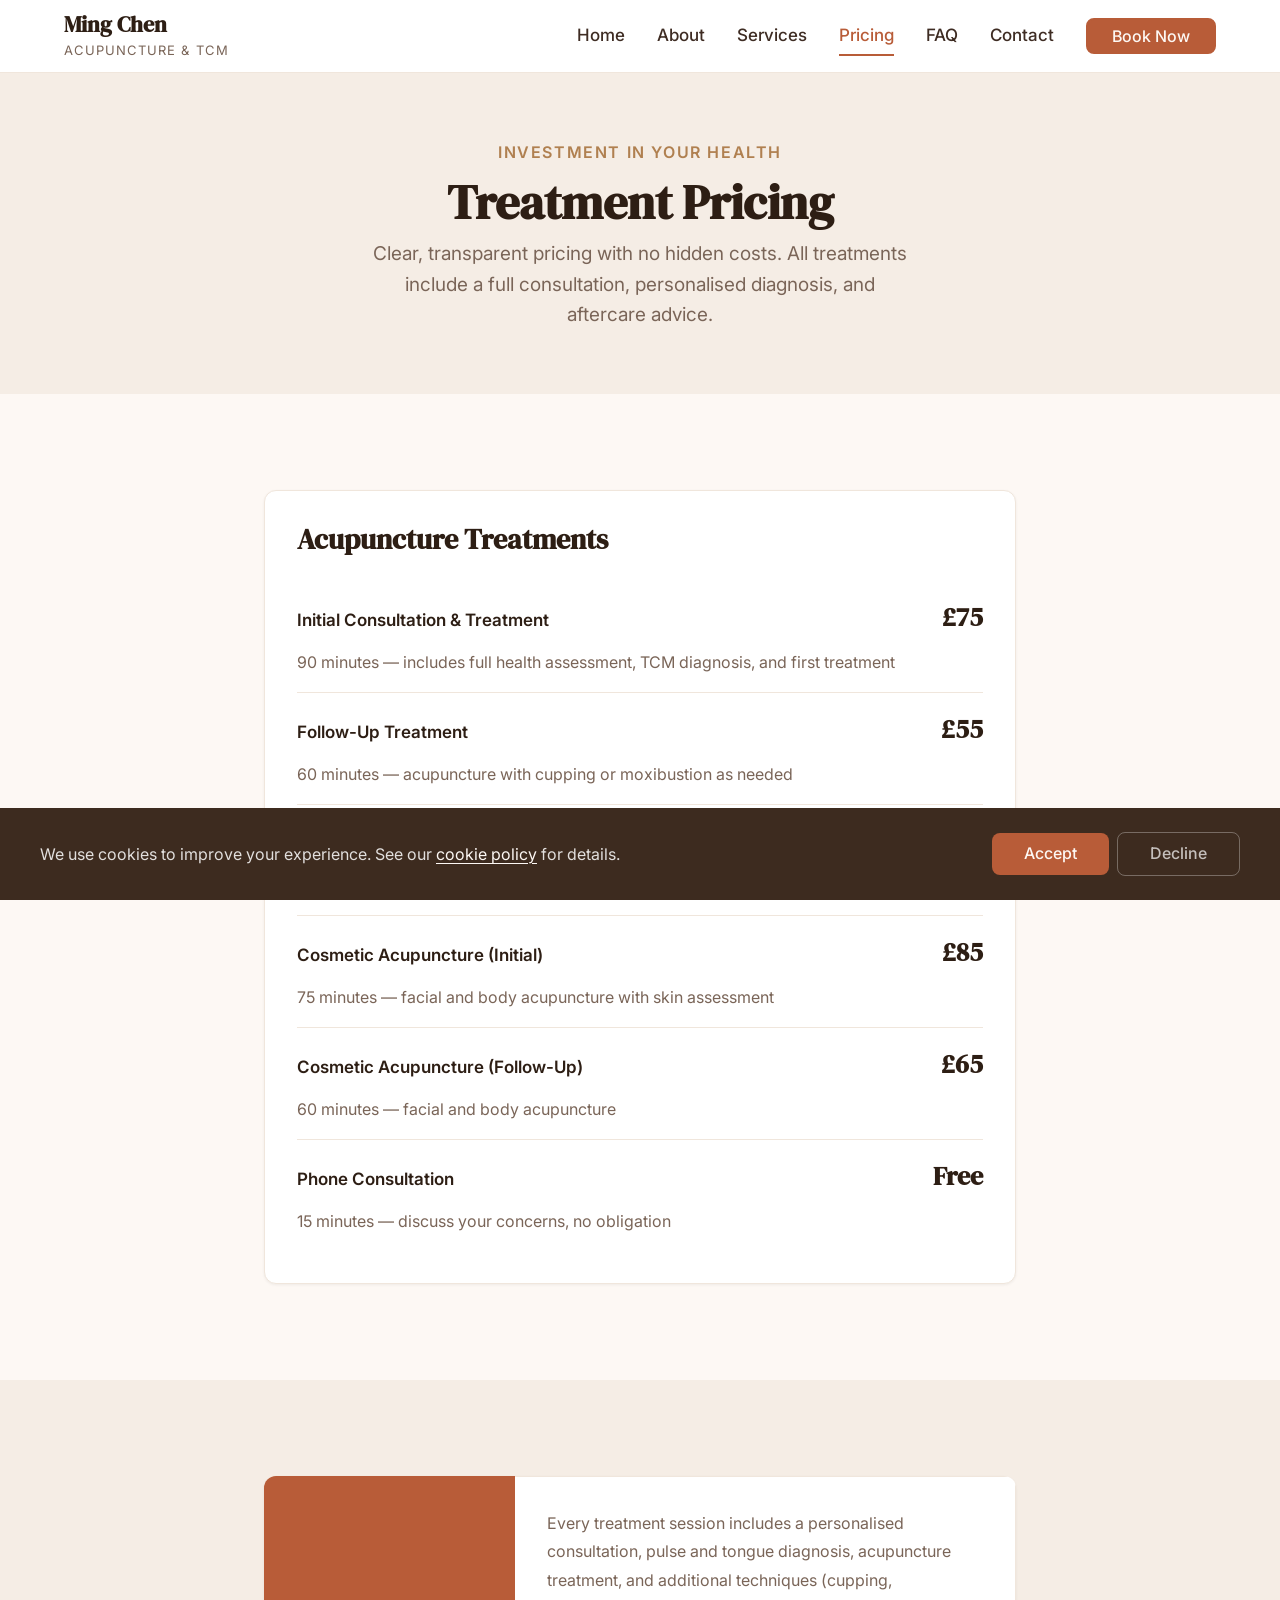
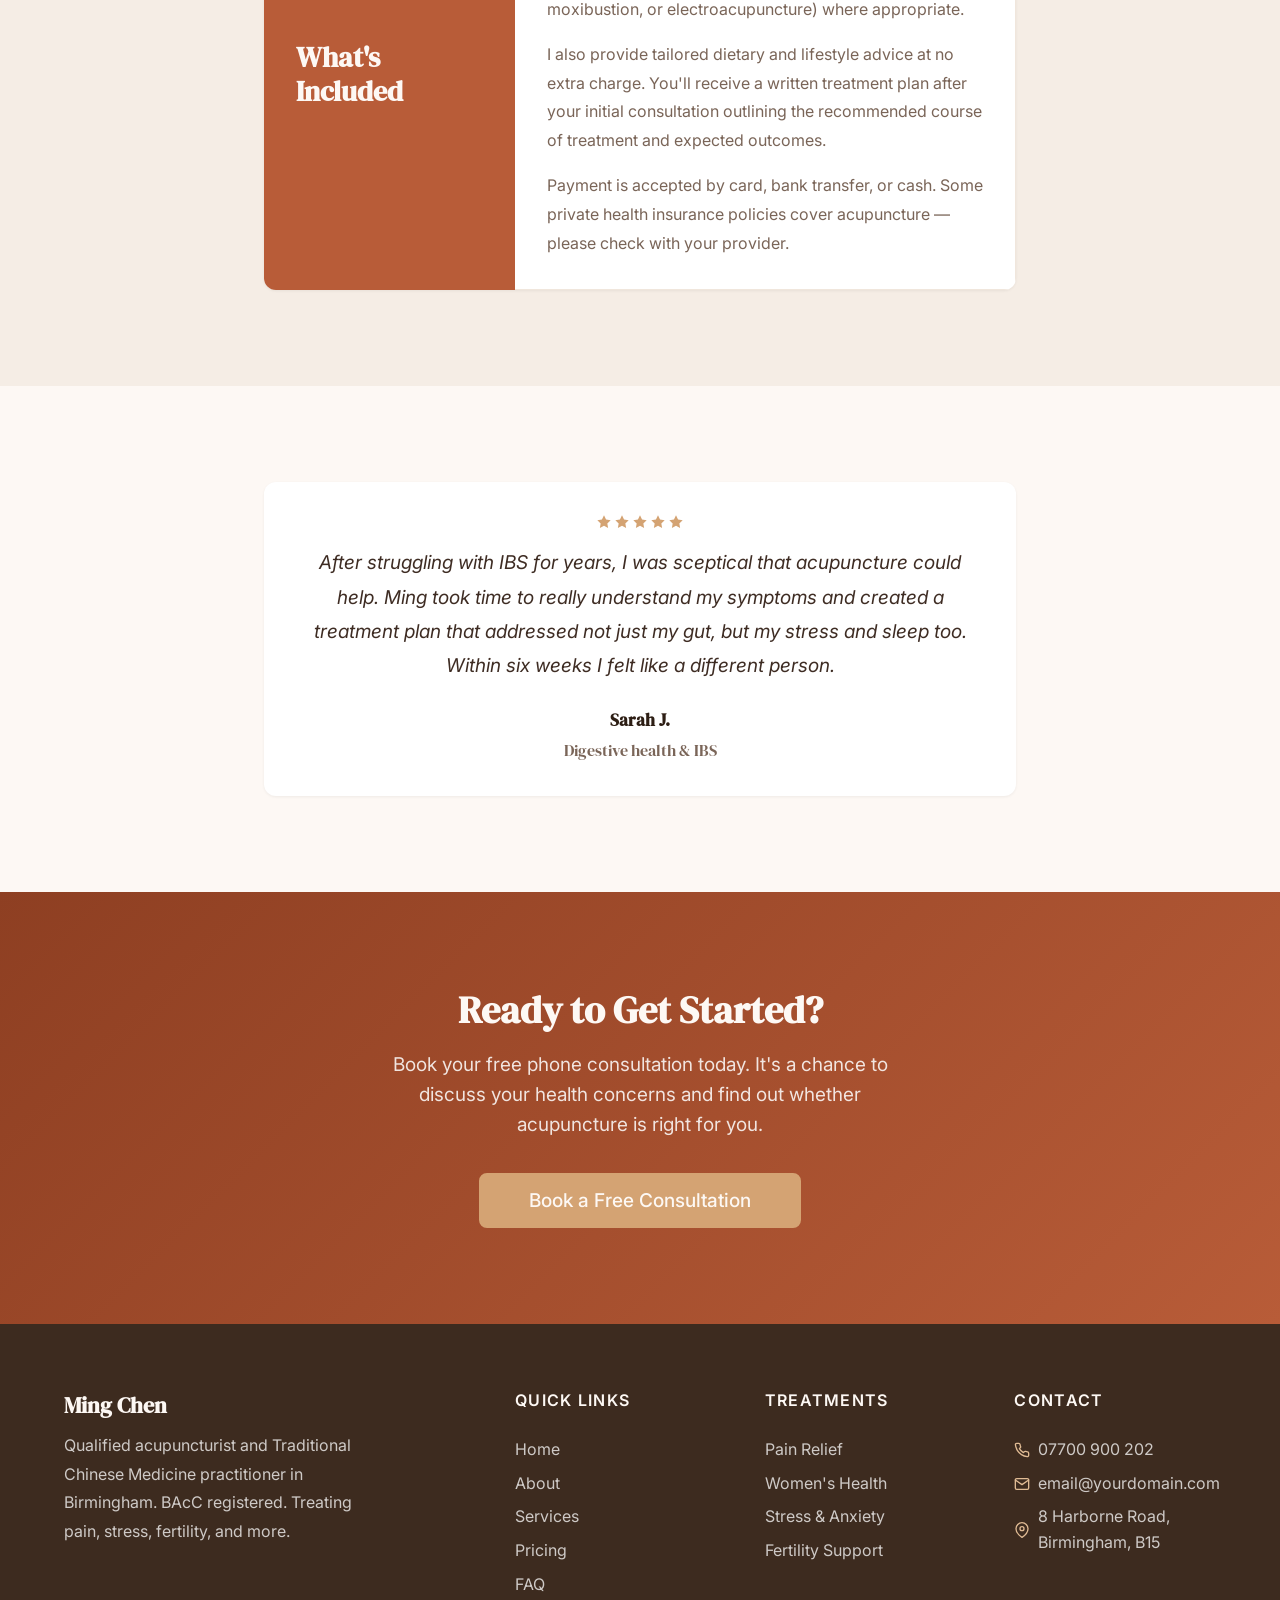
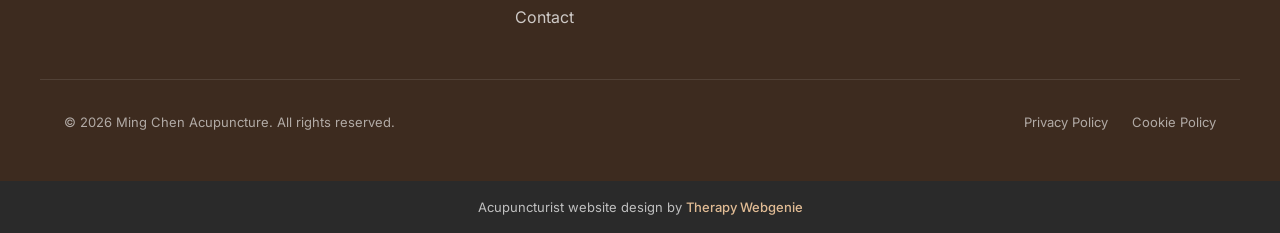
<file: pricing.html>
<!DOCTYPE html>
<html lang="en">
<head>
  <meta charset="UTF-8">
  <meta name="viewport" content="width=device-width, initial-scale=1.0">
  <meta name="description" content="Acupuncture treatment pricing. Initial consultation from £75, follow-up sessions from £55. Free 15-minute phone consultation available.">
  <title>Pricing — Ming Chen, Acupuncturist in Birmingham</title>

  <link rel="canonical" href="https://acupuncturist.therapywebgenie.com/pricing.html">

  <meta property="og:type" content="website">
  <meta property="og:url" content="https://acupuncturist.therapywebgenie.com/pricing.html">
  <meta property="og:title" content="Pricing — Ming Chen, Acupuncturist in Birmingham">
  <meta property="og:description" content="Acupuncture treatment pricing. Initial consultation from £75, follow-up sessions from £55. Free phone consultation.">
  <meta property="og:image" content="https://acupuncturist.therapywebgenie.com/images/hero.jpg">

  <meta name="twitter:card" content="summary_large_image">
  <meta name="twitter:title" content="Pricing — Ming Chen, Acupuncturist in Birmingham">
  <meta name="twitter:description" content="Acupuncture treatment pricing. Initial consultation from £75, follow-up sessions from £55.">
  <meta name="twitter:image" content="https://acupuncturist.therapywebgenie.com/images/hero.jpg">

  <link rel="preconnect" href="https://fonts.googleapis.com">
  <link rel="preconnect" href="https://fonts.gstatic.com" crossorigin>

  <link rel="stylesheet" href="css/base.css">
  <link rel="stylesheet" href="css/components.css">
  <link rel="stylesheet" href="css/theme.css">
  <!-- PROFILE:schema -->
  <!-- /PROFILE:schema -->
</head>
<body>

  <a href="#main" class="skip-link">Skip to main content</a>

  <!-- SECTION: nav -->
  <nav class="nav" role="navigation" aria-label="Main navigation">
    <div class="container nav__inner">
      <a href="index.html" class="nav__brand">
        <!-- PROFILE:logo --><!-- /PROFILE:logo -->
        <span class="nav__name"><!-- PROFILE:site_title -->Ming Chen<!-- /PROFILE:site_title --></span>
        <span class="nav__title"><!-- PROFILE:site_slogan -->Acupuncture &amp; TCM<!-- /PROFILE:site_slogan --></span>
      </a>
      <div class="nav__links">
        <a href="index.html" class="nav__link">Home</a>
        <a href="about.html" class="nav__link">About</a>
        <a href="services.html" class="nav__link">Services</a>
        <a href="pricing.html" class="nav__link nav__link--active">Pricing</a>
        <a href="faq.html" class="nav__link">FAQ</a>
        <a href="contact.html" class="nav__link">Contact</a>
        <a href="contact.html" class="btn btn--primary nav__cta">Book Now</a>
      </div>
      <button class="nav__toggle" aria-label="Toggle menu" aria-expanded="false" aria-controls="mobile-menu">
        <span class="nav__toggle-bar"></span>
        <span class="nav__toggle-bar"></span>
        <span class="nav__toggle-bar"></span>
      </button>
    </div>
    <div class="nav__mobile" id="mobile-menu" role="menu">
      <a href="index.html" class="nav__link" role="menuitem">Home</a>
      <a href="about.html" class="nav__link" role="menuitem">About</a>
      <a href="services.html" class="nav__link" role="menuitem">Services</a>
      <a href="pricing.html" class="nav__link nav__link--active" role="menuitem">Pricing</a>
      <a href="faq.html" class="nav__link" role="menuitem">FAQ</a>
      <a href="contact.html" class="nav__link" role="menuitem">Contact</a>
      <a href="contact.html" class="btn btn--primary" role="menuitem">Book Now</a>
    </div>
  </nav>
  <!-- /SECTION: nav -->

  <!-- Compact scroll header -->
  <div class="nav-scroll" aria-hidden="true">
    <div class="container nav-scroll__inner">
      <div class="nav-scroll__brand">
        <span class="nav-scroll__name"><!-- PROFILE:site_title -->Ming Chen<!-- /PROFILE:site_title --></span>
        <span class="nav-scroll__title"><!-- PROFILE:site_slogan -->Acupuncture &amp; TCM<!-- /PROFILE:site_slogan --></span>
      </div>
      <div class="nav-scroll__right">
        <a href="tel:07700900202" class="nav-scroll__phone">
          <svg xmlns="http://www.w3.org/2000/svg" viewBox="0 0 24 24" fill="none" stroke="currentColor" stroke-width="2" stroke-linecap="round" stroke-linejoin="round"><path d="M22 16.92v3a2 2 0 0 1-2.18 2 19.79 19.79 0 0 1-8.63-3.07 19.5 19.5 0 0 1-6-6 19.79 19.79 0 0 1-3.07-8.67A2 2 0 0 1 4.11 2h3a2 2 0 0 1 2 1.72c.127.96.361 1.903.7 2.81a2 2 0 0 1-.45 2.11L8.09 9.91a16 16 0 0 0 6 6l1.27-1.27a2 2 0 0 1 2.11-.45c.907.339 1.85.573 2.81.7A2 2 0 0 1 22 16.92z"></path></svg>
          07700 900 202
        </a>
        <a href="tel:07700900202" class="nav-scroll__phone-icon" aria-label="Call us">
          <svg xmlns="http://www.w3.org/2000/svg" viewBox="0 0 24 24" fill="none" stroke="currentColor" stroke-width="2" stroke-linecap="round" stroke-linejoin="round"><path d="M22 16.92v3a2 2 0 0 1-2.18 2 19.79 19.79 0 0 1-8.63-3.07 19.5 19.5 0 0 1-6-6 19.79 19.79 0 0 1-3.07-8.67A2 2 0 0 1 4.11 2h3a2 2 0 0 1 2 1.72c.127.96.361 1.903.7 2.81a2 2 0 0 1-.45 2.11L8.09 9.91a16 16 0 0 0 6 6l1.27-1.27a2 2 0 0 1 2.11-.45c.907.339 1.85.573 2.81.7A2 2 0 0 1 22 16.92z"></path></svg>
        </a>
        <button class="nav-scroll__toggle" aria-label="Toggle menu">
          <span class="nav-scroll__toggle-bar"></span>
          <span class="nav-scroll__toggle-bar"></span>
          <span class="nav-scroll__toggle-bar"></span>
        </button>
      </div>
    </div>
  </div>

  <main id="main">

    <!-- SECTION: page-header -->
    <section class="page-header">
      <div class="container">
        <span class="section-label">Investment in Your Health</span>
        <h1>Treatment Pricing</h1>
        <p>Clear, transparent pricing with no hidden costs. All treatments include a full consultation, personalised diagnosis, and aftercare advice.</p>
      </div>
    </section>
    <!-- /SECTION: page-header -->

    <!-- SECTION: fee-table -->
    <section class="section reveal">
      <div class="container container--narrow">
        <div class="fee-table">
          <h3>Acupuncture Treatments</h3>
          <div class="fee-item">
            <div>
              <p class="fee-item__name">Initial Consultation &amp; Treatment</p>
              <p class="fee-item__detail">90 minutes — includes full health assessment, TCM diagnosis, and first treatment</p>
            </div>
            <p class="fee-item__price">&pound;75</p>
          </div>
          <div class="fee-item">
            <div>
              <p class="fee-item__name">Follow-Up Treatment</p>
              <p class="fee-item__detail">60 minutes — acupuncture with cupping or moxibustion as needed</p>
            </div>
            <p class="fee-item__price">&pound;55</p>
          </div>
          <div class="fee-item">
            <div>
              <p class="fee-item__name">Block of 6 Sessions</p>
              <p class="fee-item__detail">Six follow-up treatments — save &pound;30</p>
            </div>
            <p class="fee-item__price">&pound;300</p>
          </div>
          <div class="fee-item">
            <div>
              <p class="fee-item__name">Cosmetic Acupuncture (Initial)</p>
              <p class="fee-item__detail">75 minutes — facial and body acupuncture with skin assessment</p>
            </div>
            <p class="fee-item__price">&pound;85</p>
          </div>
          <div class="fee-item">
            <div>
              <p class="fee-item__name">Cosmetic Acupuncture (Follow-Up)</p>
              <p class="fee-item__detail">60 minutes — facial and body acupuncture</p>
            </div>
            <p class="fee-item__price">&pound;65</p>
          </div>
          <div class="fee-item">
            <div>
              <p class="fee-item__name">Phone Consultation</p>
              <p class="fee-item__detail">15 minutes — discuss your concerns, no obligation</p>
            </div>
            <p class="fee-item__price">Free</p>
          </div>
        </div>
      </div>
    </section>
    <!-- /SECTION: fee-table -->

    <!-- SECTION: whats-included -->
    <section class="section section--alt reveal">
      <div class="container container--narrow">
        <div class="highlight-box">
          <div class="highlight-box__heading">
            <h3>What's Included</h3>
          </div>
          <div class="highlight-box__content">
            <p>Every treatment session includes a personalised consultation, pulse and tongue diagnosis, acupuncture treatment, and additional techniques (cupping, moxibustion, or electroacupuncture) where appropriate.</p>
            <p>I also provide tailored dietary and lifestyle advice at no extra charge. You'll receive a written treatment plan after your initial consultation outlining the recommended course of treatment and expected outcomes.</p>
            <p>Payment is accepted by card, bank transfer, or cash. Some private health insurance policies cover acupuncture — please check with your provider.</p>
          </div>
        </div>
      </div>
    </section>
    <!-- /SECTION: whats-included -->

    <!-- SECTION: testimonial -->
    <section class="section reveal">
      <div class="container container--narrow text-center">
        <div class="testimonial testimonial--avatar">
          <div class="testimonial__stars">
            <svg viewBox="0 0 24 24"><path d="M12 2l3.09 6.26L22 9.27l-5 4.87 1.18 6.88L12 17.77l-6.18 3.25L7 14.14 2 9.27l6.91-1.01L12 2z"/></svg>
            <svg viewBox="0 0 24 24"><path d="M12 2l3.09 6.26L22 9.27l-5 4.87 1.18 6.88L12 17.77l-6.18 3.25L7 14.14 2 9.27l6.91-1.01L12 2z"/></svg>
            <svg viewBox="0 0 24 24"><path d="M12 2l3.09 6.26L22 9.27l-5 4.87 1.18 6.88L12 17.77l-6.18 3.25L7 14.14 2 9.27l6.91-1.01L12 2z"/></svg>
            <svg viewBox="0 0 24 24"><path d="M12 2l3.09 6.26L22 9.27l-5 4.87 1.18 6.88L12 17.77l-6.18 3.25L7 14.14 2 9.27l6.91-1.01L12 2z"/></svg>
            <svg viewBox="0 0 24 24"><path d="M12 2l3.09 6.26L22 9.27l-5 4.87 1.18 6.88L12 17.77l-6.18 3.25L7 14.14 2 9.27l6.91-1.01L12 2z"/></svg>
          </div>
          <p class="testimonial__quote">After struggling with IBS for years, I was sceptical that acupuncture could help. Ming took time to really understand my symptoms and created a treatment plan that addressed not just my gut, but my stress and sleep too. Within six weeks I felt like a different person.</p>
          <p class="testimonial__author">Sarah J.</p>
          <p class="testimonial__detail">Digestive health &amp; IBS</p>
        </div>
      </div>
    </section>
    <!-- /SECTION: testimonial -->

    <!-- SECTION: cta -->
    <section class="section cta-banner reveal">
      <div class="container text-center">
        <h2>Ready to Get Started?</h2>
        <p>Book your free phone consultation today. It's a chance to discuss your health concerns and find out whether acupuncture is right for you.</p>
        <div class="cta-banner__buttons">
          <a href="contact.html" class="btn btn--accent">Book a Free Consultation</a>
        </div>
      </div>
    </section>
    <!-- /SECTION: cta -->

  </main>

  <!-- SECTION: footer -->
  <footer class="footer">
    <div class="container footer__inner">
      <div class="footer__brand">
        <p class="footer__brand-name">Ming Chen</p>
        <p class="footer__brand-text">Qualified acupuncturist and Traditional Chinese Medicine practitioner in Birmingham. BAcC registered. Treating pain, stress, fertility, and more.</p>
      </div>
      <div class="footer__col">
        <p class="footer__heading">Quick Links</p>
        <div class="footer__links">
          <a href="index.html" class="footer__link">Home</a>
          <a href="about.html" class="footer__link">About</a>
          <a href="services.html" class="footer__link">Services</a>
          <a href="pricing.html" class="footer__link">Pricing</a>
          <a href="faq.html" class="footer__link">FAQ</a>
          <a href="contact.html" class="footer__link">Contact</a>
        </div>
      </div>
      <div class="footer__col">
        <p class="footer__heading">Treatments</p>
        <div class="footer__links">
          <a href="services.html" class="footer__link">Pain Relief</a>
          <a href="services.html" class="footer__link">Women's Health</a>
          <a href="services.html" class="footer__link">Stress &amp; Anxiety</a>
          <a href="services.html" class="footer__link">Fertility Support</a>
        </div>
      </div>
      <div class="footer__col">
        <p class="footer__heading">Contact</p>
        <div class="footer__contact-item">
          <svg xmlns="http://www.w3.org/2000/svg" viewBox="0 0 24 24" fill="none" stroke="currentColor" stroke-width="2" stroke-linecap="round" stroke-linejoin="round"><path d="M22 16.92v3a2 2 0 0 1-2.18 2 19.79 19.79 0 0 1-8.63-3.07 19.5 19.5 0 0 1-6-6 19.79 19.79 0 0 1-3.07-8.67A2 2 0 0 1 4.11 2h3a2 2 0 0 1 2 1.72 12.84 12.84 0 0 0 .7 2.81 2 2 0 0 1-.45 2.11L8.09 9.91a16 16 0 0 0 6 6l1.27-1.27a2 2 0 0 1 2.11-.45 12.84 12.84 0 0 0 2.81.7A2 2 0 0 1 22 16.92z"></path></svg>
          <!-- PROFILE:phone_landline --><span>07700 900 202</span><!-- /PROFILE:phone_landline -->
        </div>
        <div class="footer__contact-item">
          <svg xmlns="http://www.w3.org/2000/svg" viewBox="0 0 24 24" fill="none" stroke="currentColor" stroke-width="2" stroke-linecap="round" stroke-linejoin="round"><path d="M4 4h16c1.1 0 2 .9 2 2v12c0 1.1-.9 2-2 2H4c-1.1 0-2-.9-2-2V6c0-1.1.9-2 2-2z"></path><polyline points="22,6 12,13 2,6"></polyline></svg>
          <!-- PROFILE:email --><a href="mailto:email@yourdomain.com">email@yourdomain.com</a><!-- /PROFILE:email -->
        </div>
        <div class="footer__contact-item">
          <svg xmlns="http://www.w3.org/2000/svg" viewBox="0 0 24 24" fill="none" stroke="currentColor" stroke-width="2" stroke-linecap="round" stroke-linejoin="round"><path d="M21 10c0 7-9 13-9 13s-9-6-9-13a9 9 0 0 1 18 0z"></path><circle cx="12" cy="10" r="3"></circle></svg>
          <!-- PROFILE:address --><span>8 Harborne Road, Birmingham, B15</span><!-- /PROFILE:address -->
        </div>
      </div>
    </div>
    <div class="container footer__bottom">
      <p class="footer__copyright">&copy; 2026 Ming Chen Acupuncture. All rights reserved.</p>
      <div class="footer__legal">
        <a href="privacy.html">Privacy Policy</a>
        <a href="cookies-policy.html">Cookie Policy</a>
      </div>
    </div>
  </footer>
  <!-- /SECTION: footer -->

  <div class="site-credit">
    <p>Acupuncturist website design by <a href="https://www.therapywebgenie.com/websites-for-therapists/complementary-therapists/" target="_blank" rel="noopener nofollow">Therapy Webgenie</a></p>
  </div>

  <!-- Cookie Consent -->
  <div class="cookie-banner" role="dialog" aria-label="Cookie consent">
    <div class="cookie-banner__inner">
      <p class="cookie-banner__text">We use cookies to improve your experience. See our <a href="cookies-policy.html">cookie policy</a> for details.</p>
      <div class="cookie-banner__buttons"><button class="cookie-banner__accept">Accept</button><button class="cookie-banner__decline">Decline</button></div>
    </div>
  </div>

  <!-- Back to Top -->
  <button class="back-to-top" aria-label="Back to top">
    <svg xmlns="http://www.w3.org/2000/svg" viewBox="0 0 24 24" fill="none" stroke="currentColor" stroke-width="2" stroke-linecap="round" stroke-linejoin="round"><polyline points="18 15 12 9 6 15"></polyline></svg>
  </button>

  <script src="js/main.js"></script>
</body>
</html>
</file>
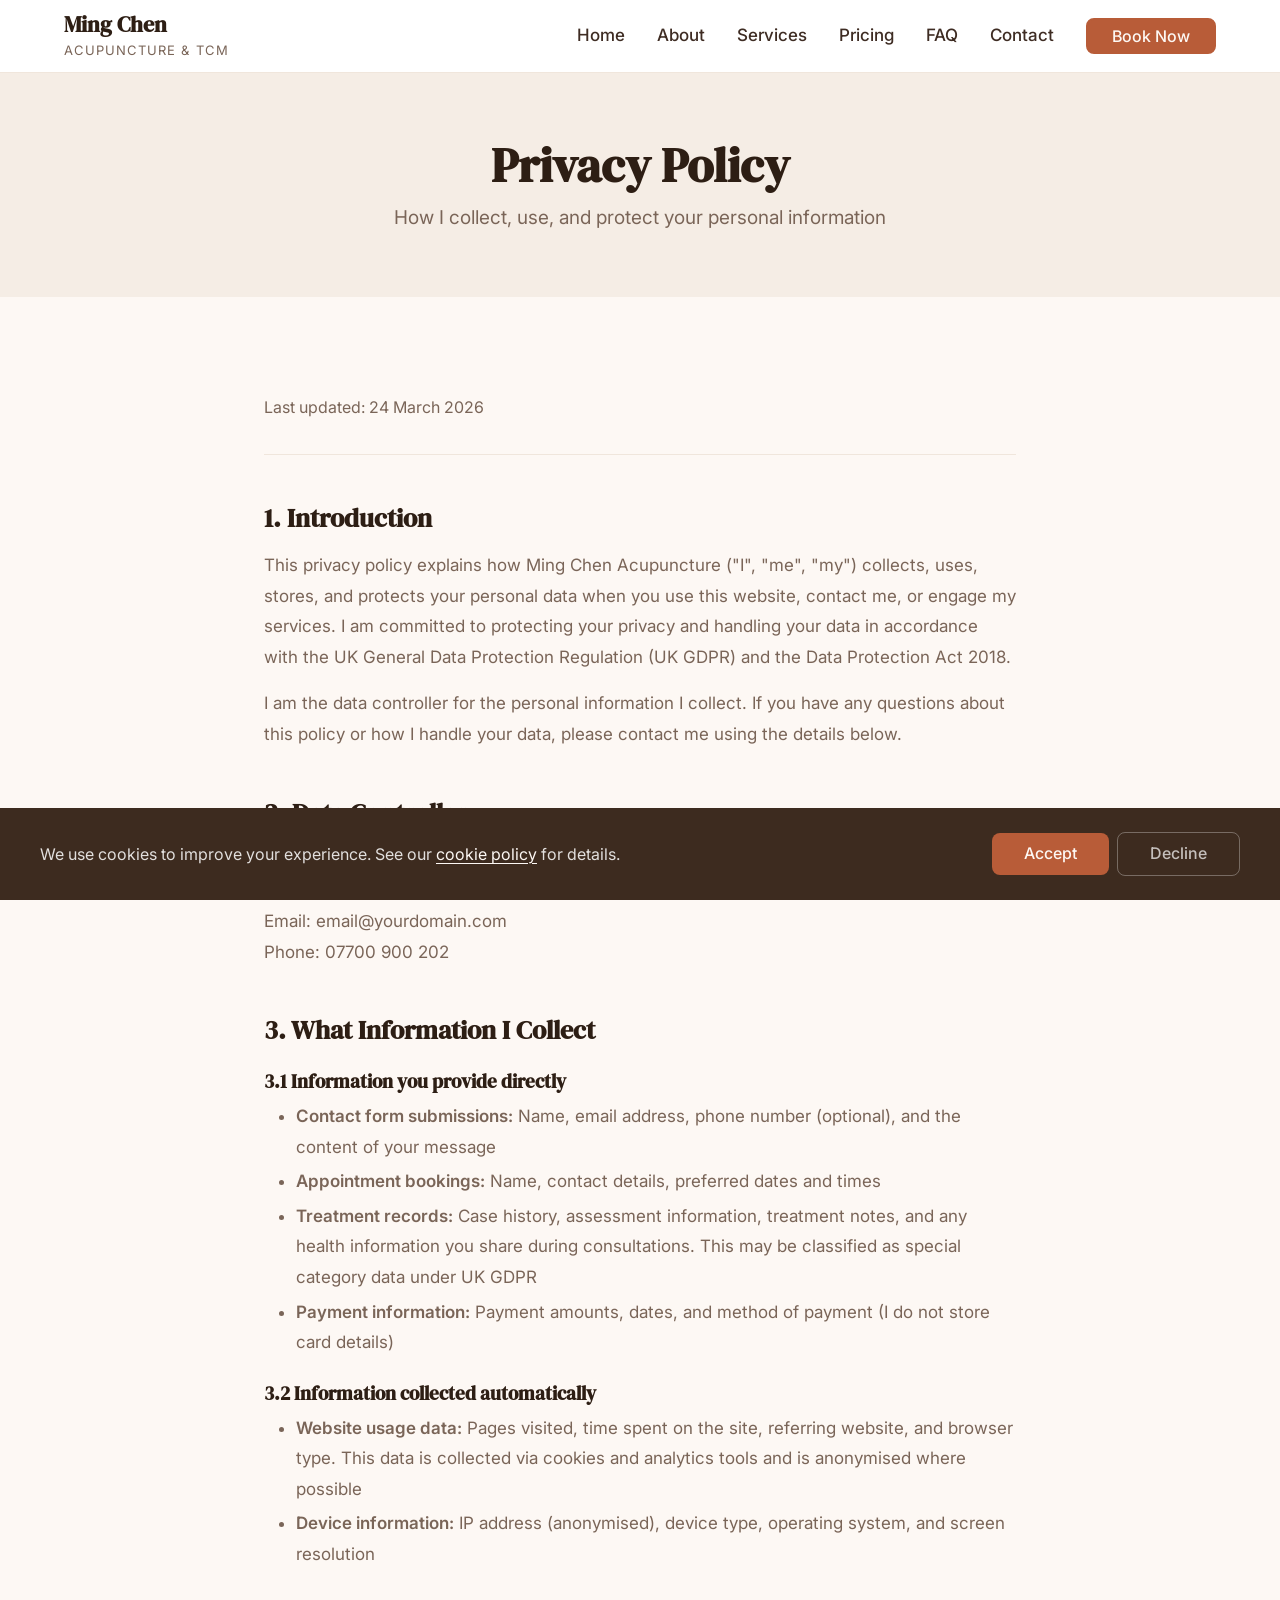
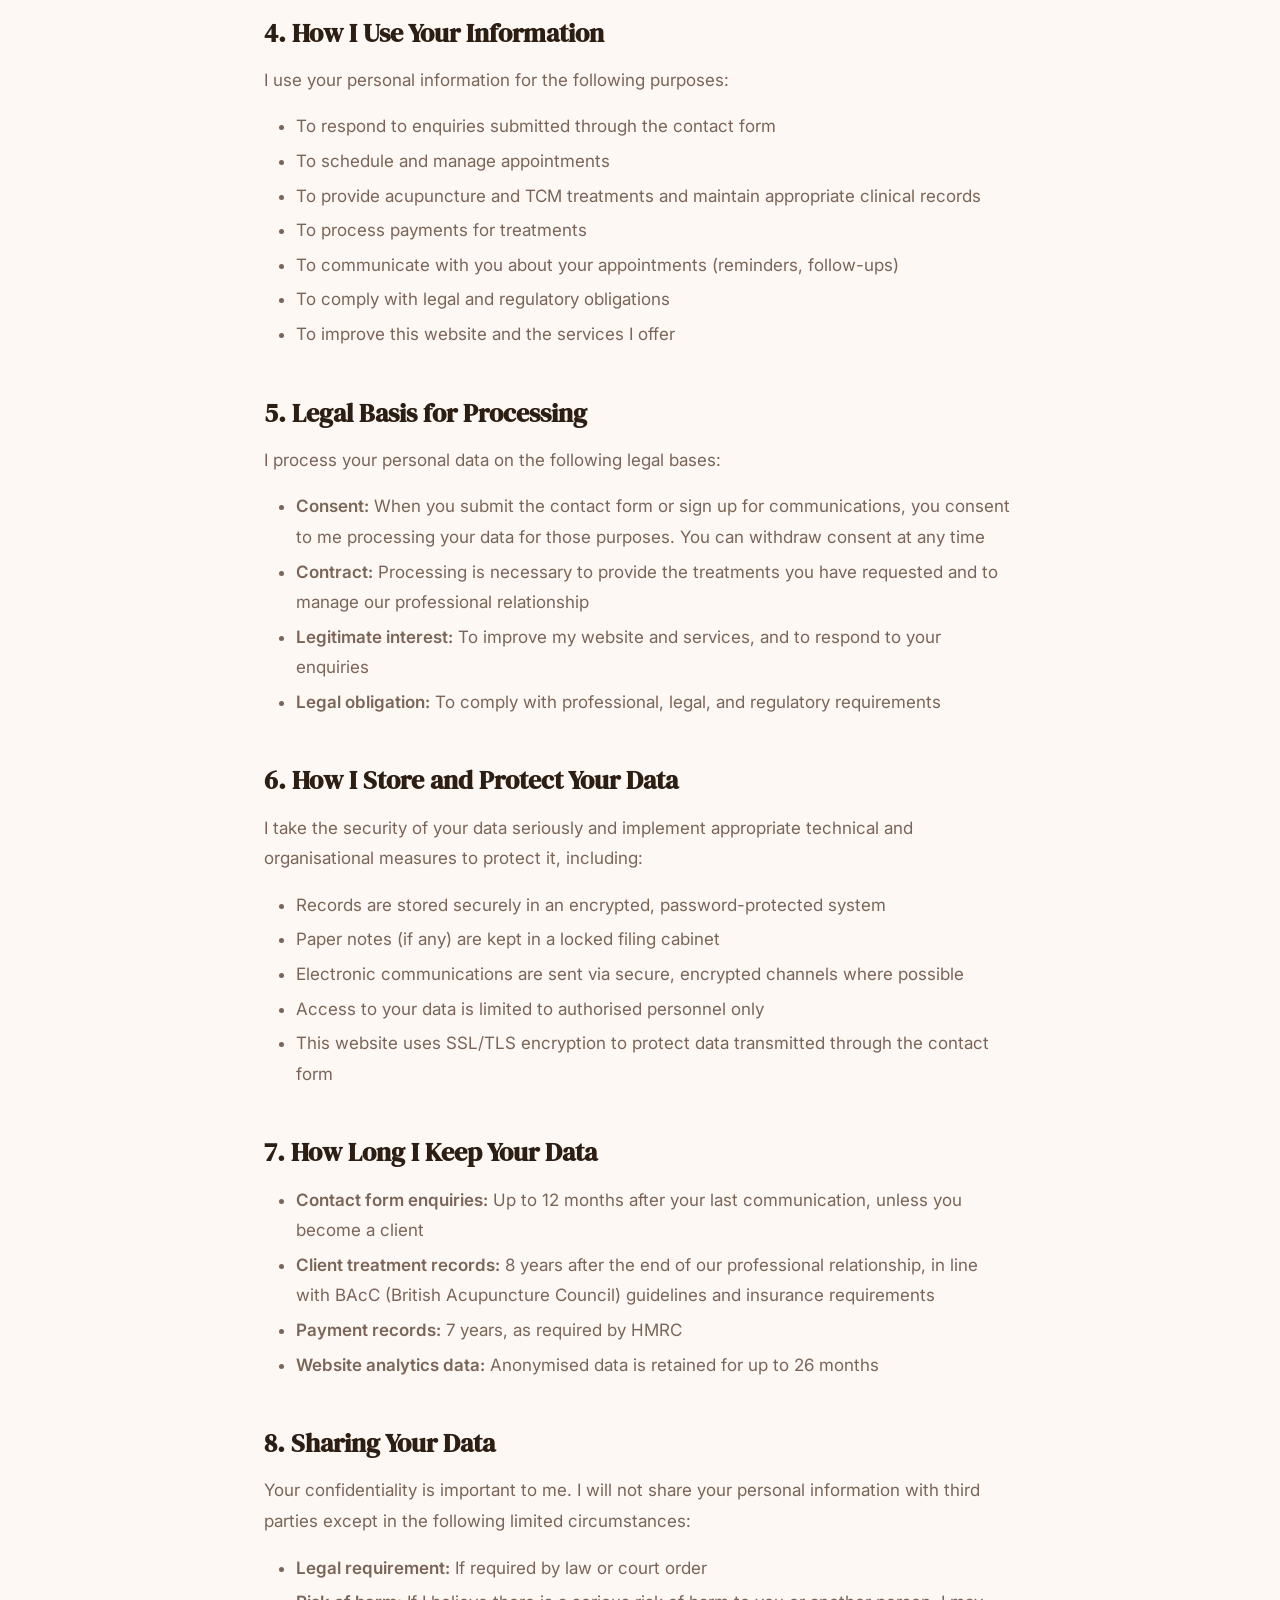
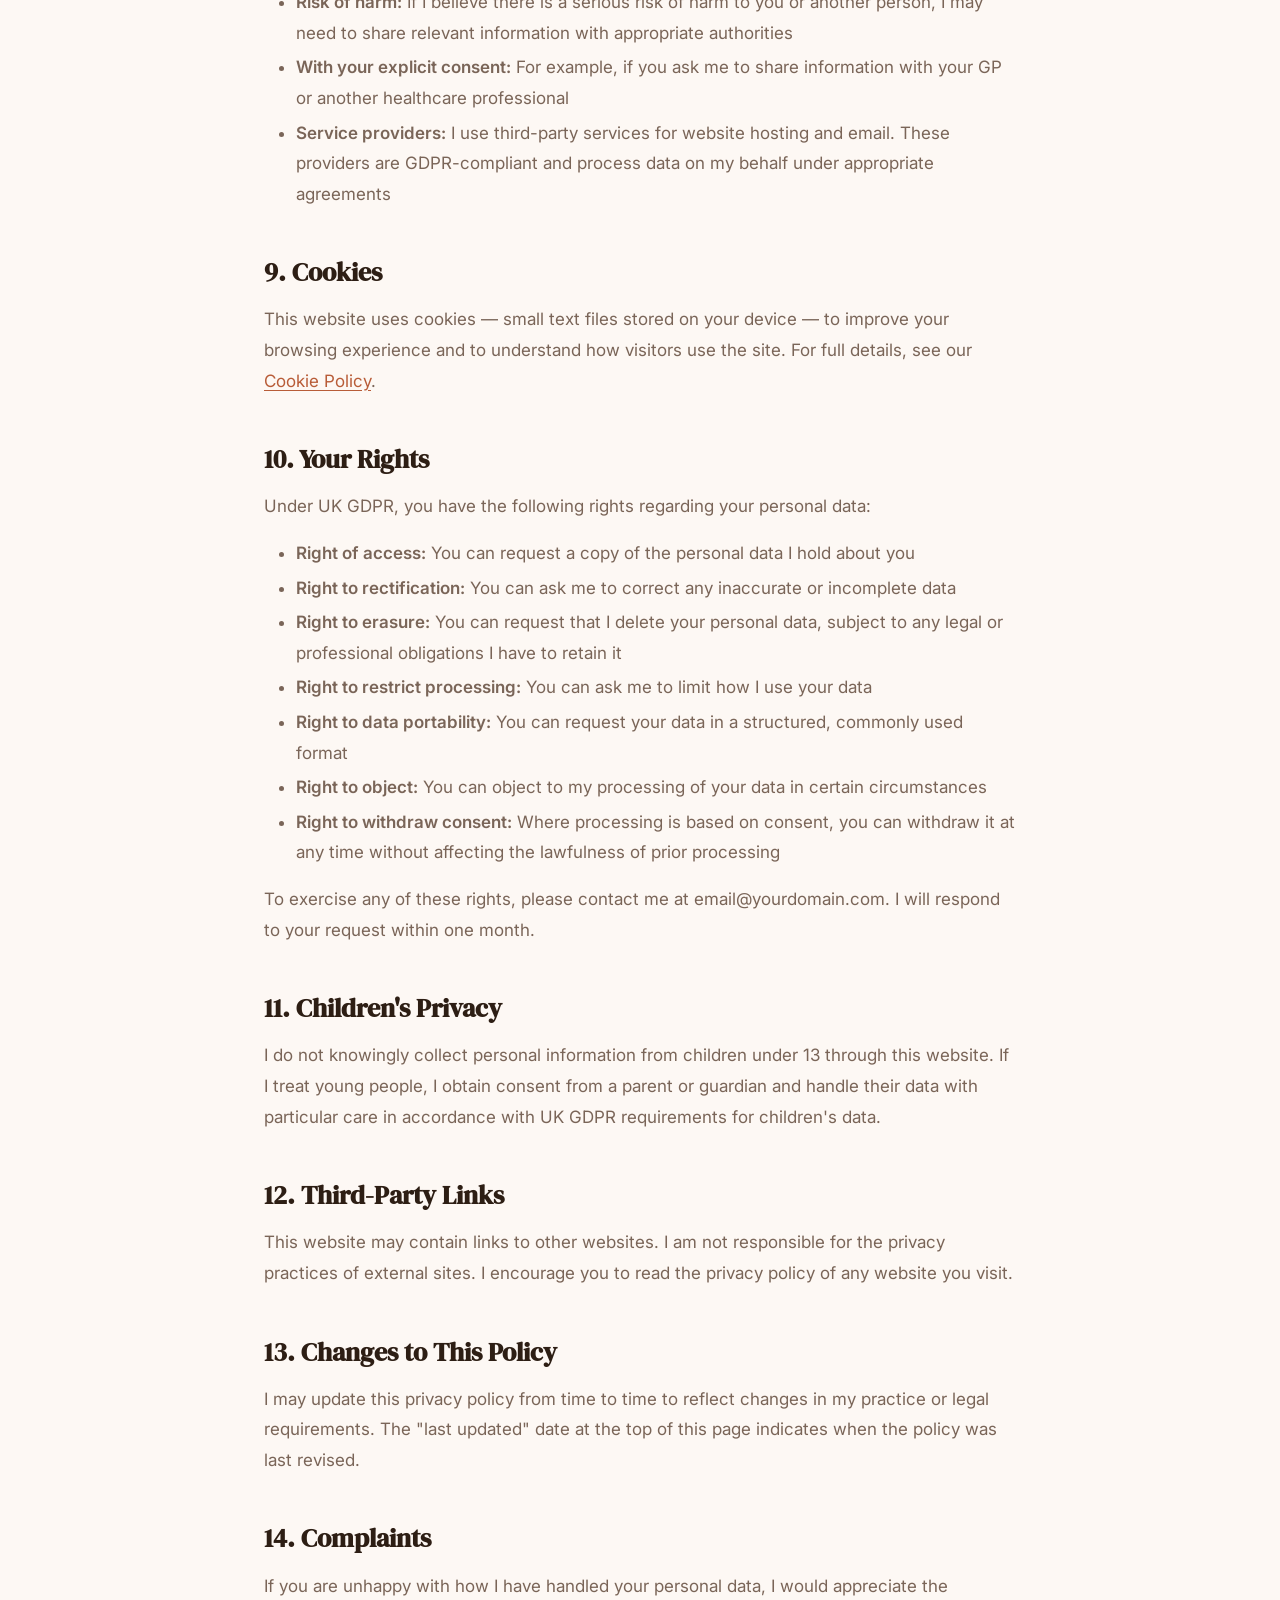
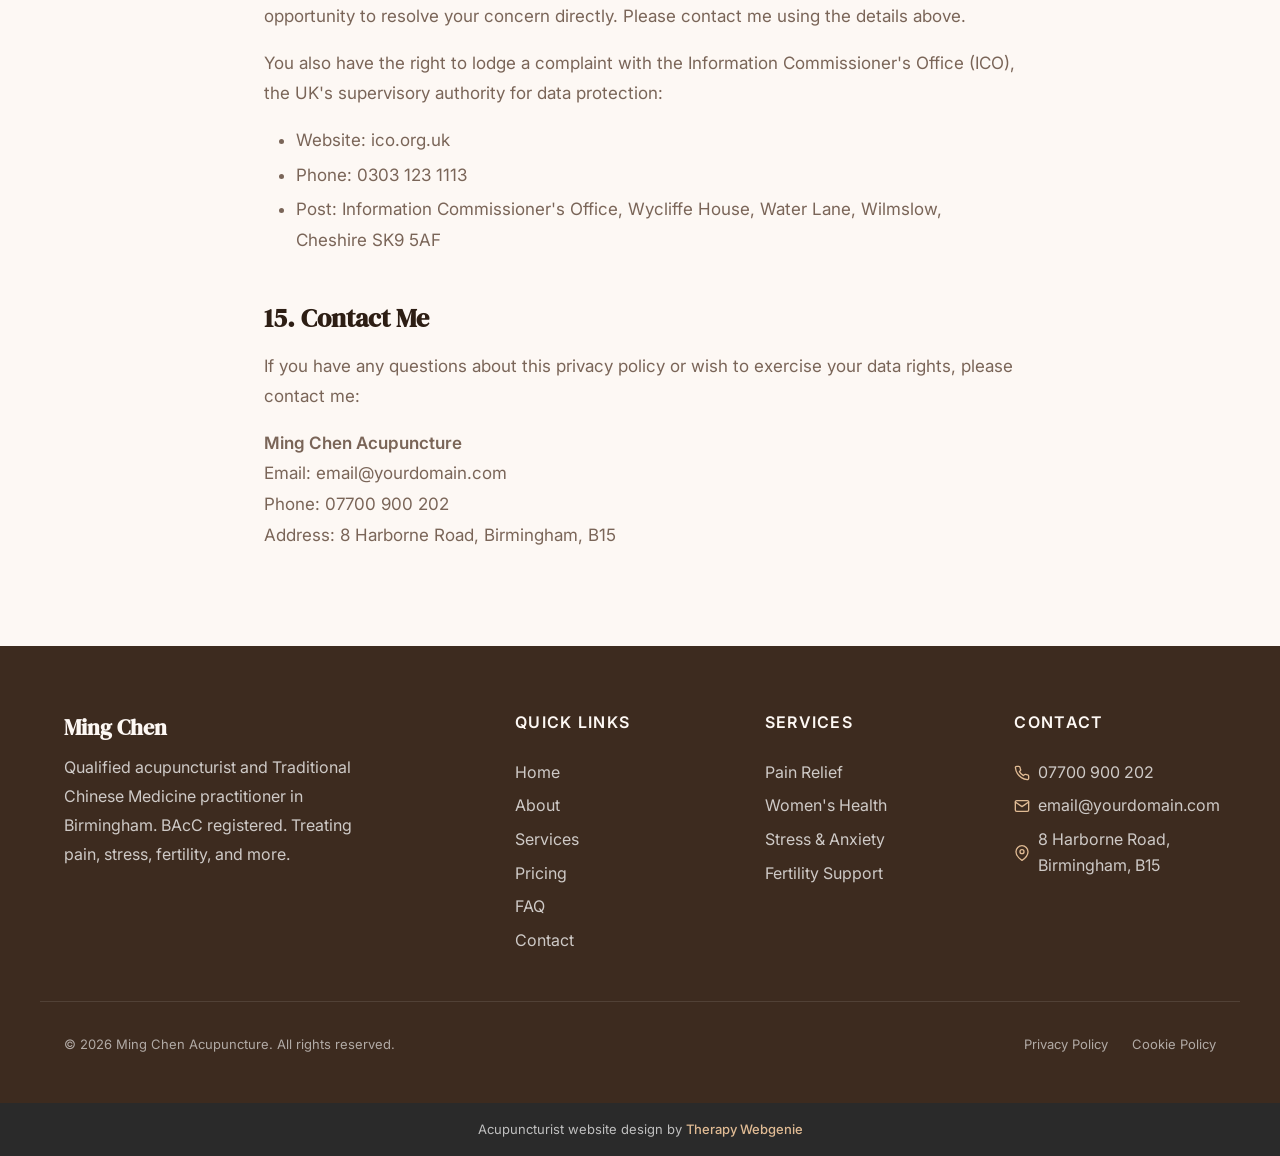
<file: privacy.html>
<!DOCTYPE html>
<html lang="en">
<head>
  <meta charset="UTF-8">
  <meta name="viewport" content="width=device-width, initial-scale=1.0">
  <meta name="description" content="Privacy policy for Ming Chen Acupuncture. How we collect, use, and protect your personal data in accordance with GDPR.">
  <meta name="robots" content="noindex">
  <title>Privacy Policy &mdash; Ming Chen Acupuncture</title>

  <link rel="preconnect" href="https://fonts.googleapis.com">
  <link rel="preconnect" href="https://fonts.gstatic.com" crossorigin>

  <link rel="stylesheet" href="css/base.css">
  <link rel="stylesheet" href="css/components.css">
  <link rel="stylesheet" href="css/theme.css">
  <!-- PROFILE:schema -->
  <!-- /PROFILE:schema -->
</head>
<body>

  <a href="#main" class="skip-link">Skip to main content</a>

  <!-- SECTION: nav -->
  <nav class="nav" role="navigation" aria-label="Main navigation">
    <div class="container nav__inner">
      <a href="index.html" class="nav__brand">
        <!-- PROFILE:logo --><!-- /PROFILE:logo -->
        <span class="nav__name"><!-- PROFILE:site_title -->Ming Chen<!-- /PROFILE:site_title --></span>
        <span class="nav__title"><!-- PROFILE:site_slogan -->Acupuncture &amp; TCM<!-- /PROFILE:site_slogan --></span>
      </a>
      <div class="nav__links">
        <a href="index.html" class="nav__link">Home</a>
        <a href="about.html" class="nav__link">About</a>
        <a href="services.html" class="nav__link">Services</a>
        <a href="pricing.html" class="nav__link">Pricing</a>
        <a href="faq.html" class="nav__link">FAQ</a>
        <a href="contact.html" class="nav__link">Contact</a>
        <a href="contact.html" class="btn btn--primary nav__cta">Book Now</a>
      </div>
      <button class="nav__toggle" aria-label="Toggle menu" aria-expanded="false" aria-controls="mobile-menu">
        <span class="nav__toggle-bar"></span>
        <span class="nav__toggle-bar"></span>
        <span class="nav__toggle-bar"></span>
      </button>
    </div>
    <div class="nav__mobile" id="mobile-menu" role="menu">
      <a href="index.html" class="nav__link" role="menuitem">Home</a>
      <a href="about.html" class="nav__link" role="menuitem">About</a>
      <a href="services.html" class="nav__link" role="menuitem">Services</a>
      <a href="pricing.html" class="nav__link" role="menuitem">Pricing</a>
      <a href="faq.html" class="nav__link" role="menuitem">FAQ</a>
      <a href="contact.html" class="nav__link" role="menuitem">Contact</a>
      <a href="contact.html" class="btn btn--primary" role="menuitem">Book Now</a>
    </div>
  </nav>
  <!-- /SECTION: nav -->

  <main id="main">

    <!-- SECTION: page-header -->
    <section class="page-header">
      <div class="container">
        <h1>Privacy Policy</h1>
        <p>How I collect, use, and protect your personal information</p>
      </div>
    </section>
    <!-- /SECTION: page-header -->

    <!-- SECTION: privacy-content -->
    <section class="section">
      <div class="container privacy-content">

        <p class="last-updated">Last updated: 24 March 2026</p>

        <h2>1. Introduction</h2>
        <p>This privacy policy explains how Ming Chen Acupuncture ("I", "me", "my") collects, uses, stores, and protects your personal data when you use this website, contact me, or engage my services. I am committed to protecting your privacy and handling your data in accordance with the UK General Data Protection Regulation (UK GDPR) and the Data Protection Act 2018.</p>
        <p>I am the data controller for the personal information I collect. If you have any questions about this policy or how I handle your data, please contact me using the details below.</p>

        <h2>2. Data Controller</h2>
        <p><strong>Ming Chen Acupuncture</strong><br>
        8 Harborne Road, Birmingham, B15<br>
        Email: email@yourdomain.com<br>
        Phone: 07700 900 202</p>

        <h2>3. What Information I Collect</h2>

        <h3>3.1 Information you provide directly</h3>
        <ul>
          <li><strong>Contact form submissions:</strong> Name, email address, phone number (optional), and the content of your message</li>
          <li><strong>Appointment bookings:</strong> Name, contact details, preferred dates and times</li>
          <li><strong>Treatment records:</strong> Case history, assessment information, treatment notes, and any health information you share during consultations. This may be classified as special category data under UK GDPR</li>
          <li><strong>Payment information:</strong> Payment amounts, dates, and method of payment (I do not store card details)</li>
        </ul>

        <h3>3.2 Information collected automatically</h3>
        <ul>
          <li><strong>Website usage data:</strong> Pages visited, time spent on the site, referring website, and browser type. This data is collected via cookies and analytics tools and is anonymised where possible</li>
          <li><strong>Device information:</strong> IP address (anonymised), device type, operating system, and screen resolution</li>
        </ul>

        <h2>4. How I Use Your Information</h2>
        <p>I use your personal information for the following purposes:</p>
        <ul>
          <li>To respond to enquiries submitted through the contact form</li>
          <li>To schedule and manage appointments</li>
          <li>To provide acupuncture and TCM treatments and maintain appropriate clinical records</li>
          <li>To process payments for treatments</li>
          <li>To communicate with you about your appointments (reminders, follow-ups)</li>
          <li>To comply with legal and regulatory obligations</li>
          <li>To improve this website and the services I offer</li>
        </ul>

        <h2>5. Legal Basis for Processing</h2>
        <p>I process your personal data on the following legal bases:</p>
        <ul>
          <li><strong>Consent:</strong> When you submit the contact form or sign up for communications, you consent to me processing your data for those purposes. You can withdraw consent at any time</li>
          <li><strong>Contract:</strong> Processing is necessary to provide the treatments you have requested and to manage our professional relationship</li>
          <li><strong>Legitimate interest:</strong> To improve my website and services, and to respond to your enquiries</li>
          <li><strong>Legal obligation:</strong> To comply with professional, legal, and regulatory requirements</li>
        </ul>

        <h2>6. How I Store and Protect Your Data</h2>
        <p>I take the security of your data seriously and implement appropriate technical and organisational measures to protect it, including:</p>
        <ul>
          <li>Records are stored securely in an encrypted, password-protected system</li>
          <li>Paper notes (if any) are kept in a locked filing cabinet</li>
          <li>Electronic communications are sent via secure, encrypted channels where possible</li>
          <li>Access to your data is limited to authorised personnel only</li>
          <li>This website uses SSL/TLS encryption to protect data transmitted through the contact form</li>
        </ul>

        <h2>7. How Long I Keep Your Data</h2>
        <ul>
          <li><strong>Contact form enquiries:</strong> Up to 12 months after your last communication, unless you become a client</li>
          <li><strong>Client treatment records:</strong> 8 years after the end of our professional relationship, in line with BAcC (British Acupuncture Council) guidelines and insurance requirements</li>
          <li><strong>Payment records:</strong> 7 years, as required by HMRC</li>
          <li><strong>Website analytics data:</strong> Anonymised data is retained for up to 26 months</li>
        </ul>

        <h2>8. Sharing Your Data</h2>
        <p>Your confidentiality is important to me. I will not share your personal information with third parties except in the following limited circumstances:</p>
        <ul>
          <li><strong>Legal requirement:</strong> If required by law or court order</li>
          <li><strong>Risk of harm:</strong> If I believe there is a serious risk of harm to you or another person, I may need to share relevant information with appropriate authorities</li>
          <li><strong>With your explicit consent:</strong> For example, if you ask me to share information with your GP or another healthcare professional</li>
          <li><strong>Service providers:</strong> I use third-party services for website hosting and email. These providers are GDPR-compliant and process data on my behalf under appropriate agreements</li>
        </ul>

        <h2>9. Cookies</h2>
        <p>This website uses cookies &mdash; small text files stored on your device &mdash; to improve your browsing experience and to understand how visitors use the site. For full details, see our <a href="cookies-policy.html">Cookie Policy</a>.</p>

        <h2>10. Your Rights</h2>
        <p>Under UK GDPR, you have the following rights regarding your personal data:</p>
        <ul>
          <li><strong>Right of access:</strong> You can request a copy of the personal data I hold about you</li>
          <li><strong>Right to rectification:</strong> You can ask me to correct any inaccurate or incomplete data</li>
          <li><strong>Right to erasure:</strong> You can request that I delete your personal data, subject to any legal or professional obligations I have to retain it</li>
          <li><strong>Right to restrict processing:</strong> You can ask me to limit how I use your data</li>
          <li><strong>Right to data portability:</strong> You can request your data in a structured, commonly used format</li>
          <li><strong>Right to object:</strong> You can object to my processing of your data in certain circumstances</li>
          <li><strong>Right to withdraw consent:</strong> Where processing is based on consent, you can withdraw it at any time without affecting the lawfulness of prior processing</li>
        </ul>
        <p>To exercise any of these rights, please contact me at email@yourdomain.com. I will respond to your request within one month.</p>

        <h2>11. Children's Privacy</h2>
        <p>I do not knowingly collect personal information from children under 13 through this website. If I treat young people, I obtain consent from a parent or guardian and handle their data with particular care in accordance with UK GDPR requirements for children's data.</p>

        <h2>12. Third-Party Links</h2>
        <p>This website may contain links to other websites. I am not responsible for the privacy practices of external sites. I encourage you to read the privacy policy of any website you visit.</p>

        <h2>13. Changes to This Policy</h2>
        <p>I may update this privacy policy from time to time to reflect changes in my practice or legal requirements. The "last updated" date at the top of this page indicates when the policy was last revised.</p>

        <h2>14. Complaints</h2>
        <p>If you are unhappy with how I have handled your personal data, I would appreciate the opportunity to resolve your concern directly. Please contact me using the details above.</p>
        <p>You also have the right to lodge a complaint with the Information Commissioner's Office (ICO), the UK's supervisory authority for data protection:</p>
        <ul>
          <li>Website: ico.org.uk</li>
          <li>Phone: 0303 123 1113</li>
          <li>Post: Information Commissioner's Office, Wycliffe House, Water Lane, Wilmslow, Cheshire SK9 5AF</li>
        </ul>

        <h2>15. Contact Me</h2>
        <p>If you have any questions about this privacy policy or wish to exercise your data rights, please contact me:</p>
        <p><strong>Ming Chen Acupuncture</strong><br>
        Email: email@yourdomain.com<br>
        Phone: 07700 900 202<br>
        Address: 8 Harborne Road, Birmingham, B15</p>

      </div>
    </section>
    <!-- /SECTION: privacy-content -->

  </main>

  <!-- SECTION: footer -->
  <footer class="footer">
    <div class="container footer__inner">
      <div class="footer__brand">
        <p class="footer__brand-name">Ming Chen</p>
        <p class="footer__brand-text">Qualified acupuncturist and Traditional Chinese Medicine practitioner in Birmingham. BAcC registered. Treating pain, stress, fertility, and more.</p>
      </div>
      <div class="footer__col">
        <p class="footer__heading">Quick Links</p>
        <div class="footer__links">
          <a href="index.html" class="footer__link">Home</a>
          <a href="about.html" class="footer__link">About</a>
          <a href="services.html" class="footer__link">Services</a>
          <a href="pricing.html" class="footer__link">Pricing</a>
          <a href="faq.html" class="footer__link">FAQ</a>
          <a href="contact.html" class="footer__link">Contact</a>
        </div>
      </div>
      <div class="footer__col">
        <p class="footer__heading">Services</p>
        <div class="footer__links">
          <a href="services.html" class="footer__link">Pain Relief</a>
          <a href="services.html" class="footer__link">Women's Health</a>
          <a href="services.html" class="footer__link">Stress &amp; Anxiety</a>
          <a href="services.html" class="footer__link">Fertility Support</a>
        </div>
      </div>
      <div class="footer__col">
        <p class="footer__heading">Contact</p>
        <div class="footer__contact-item">
          <svg xmlns="http://www.w3.org/2000/svg" viewBox="0 0 24 24" fill="none" stroke="currentColor" stroke-width="2" stroke-linecap="round" stroke-linejoin="round"><path d="M22 16.92v3a2 2 0 0 1-2.18 2 19.79 19.79 0 0 1-8.63-3.07 19.5 19.5 0 0 1-6-6 19.79 19.79 0 0 1-3.07-8.67A2 2 0 0 1 4.11 2h3a2 2 0 0 1 2 1.72 12.84 12.84 0 0 0 .7 2.81 2 2 0 0 1-.45 2.11L8.09 9.91a16 16 0 0 0 6 6l1.27-1.27a2 2 0 0 1 2.11-.45 12.84 12.84 0 0 0 2.81.7A2 2 0 0 1 22 16.92z"></path></svg>
          <!-- PROFILE:phone_landline --><span>07700 900 202</span><!-- /PROFILE:phone_landline -->
        </div>
        <div class="footer__contact-item">
          <svg xmlns="http://www.w3.org/2000/svg" viewBox="0 0 24 24" fill="none" stroke="currentColor" stroke-width="2" stroke-linecap="round" stroke-linejoin="round"><path d="M4 4h16c1.1 0 2 .9 2 2v12c0 1.1-.9 2-2 2H4c-1.1 0-2-.9-2-2V6c0-1.1.9-2 2-2z"></path><polyline points="22,6 12,13 2,6"></polyline></svg>
          <!-- PROFILE:email --><a href="mailto:email@yourdomain.com">email@yourdomain.com</a><!-- /PROFILE:email -->
        </div>
        <div class="footer__contact-item">
          <svg xmlns="http://www.w3.org/2000/svg" viewBox="0 0 24 24" fill="none" stroke="currentColor" stroke-width="2" stroke-linecap="round" stroke-linejoin="round"><path d="M21 10c0 7-9 13-9 13s-9-6-9-13a9 9 0 0 1 18 0z"></path><circle cx="12" cy="10" r="3"></circle></svg>
          <!-- PROFILE:address --><span>8 Harborne Road, Birmingham, B15</span><!-- /PROFILE:address -->
        </div>
      </div>
    </div>
    <div class="container footer__bottom">
      <p class="footer__copyright">&copy; 2026 Ming Chen Acupuncture. All rights reserved.</p>
      <div class="footer__legal">
        <a href="privacy.html">Privacy Policy</a>
        <a href="cookies-policy.html">Cookie Policy</a>
      </div>
    </div>
  </footer>
  <!-- /SECTION: footer -->

  <div class="site-credit">
    <p>Acupuncturist website design by <a href="https://www.therapywebgenie.com/websites-for-therapists/complementary-therapists/" target="_blank" rel="noopener nofollow">Therapy Webgenie</a></p>
  </div>

  <!-- Cookie Consent -->
  <div class="cookie-banner" role="dialog" aria-label="Cookie consent">
    <div class="cookie-banner__inner">
      <p class="cookie-banner__text">We use cookies to improve your experience. See our <a href="cookies-policy.html">cookie policy</a> for details.</p>
      <div class="cookie-banner__buttons"><button class="cookie-banner__accept">Accept</button><button class="cookie-banner__decline">Decline</button></div>
    </div>
  </div>

  <!-- Back to Top -->
  <button class="back-to-top" aria-label="Back to top">
    <svg xmlns="http://www.w3.org/2000/svg" viewBox="0 0 24 24" fill="none" stroke="currentColor" stroke-width="2" stroke-linecap="round" stroke-linejoin="round"><polyline points="18 15 12 9 6 15"></polyline></svg>
  </button>

  <script src="js/main.js"></script>
</body>
</html>
</file>
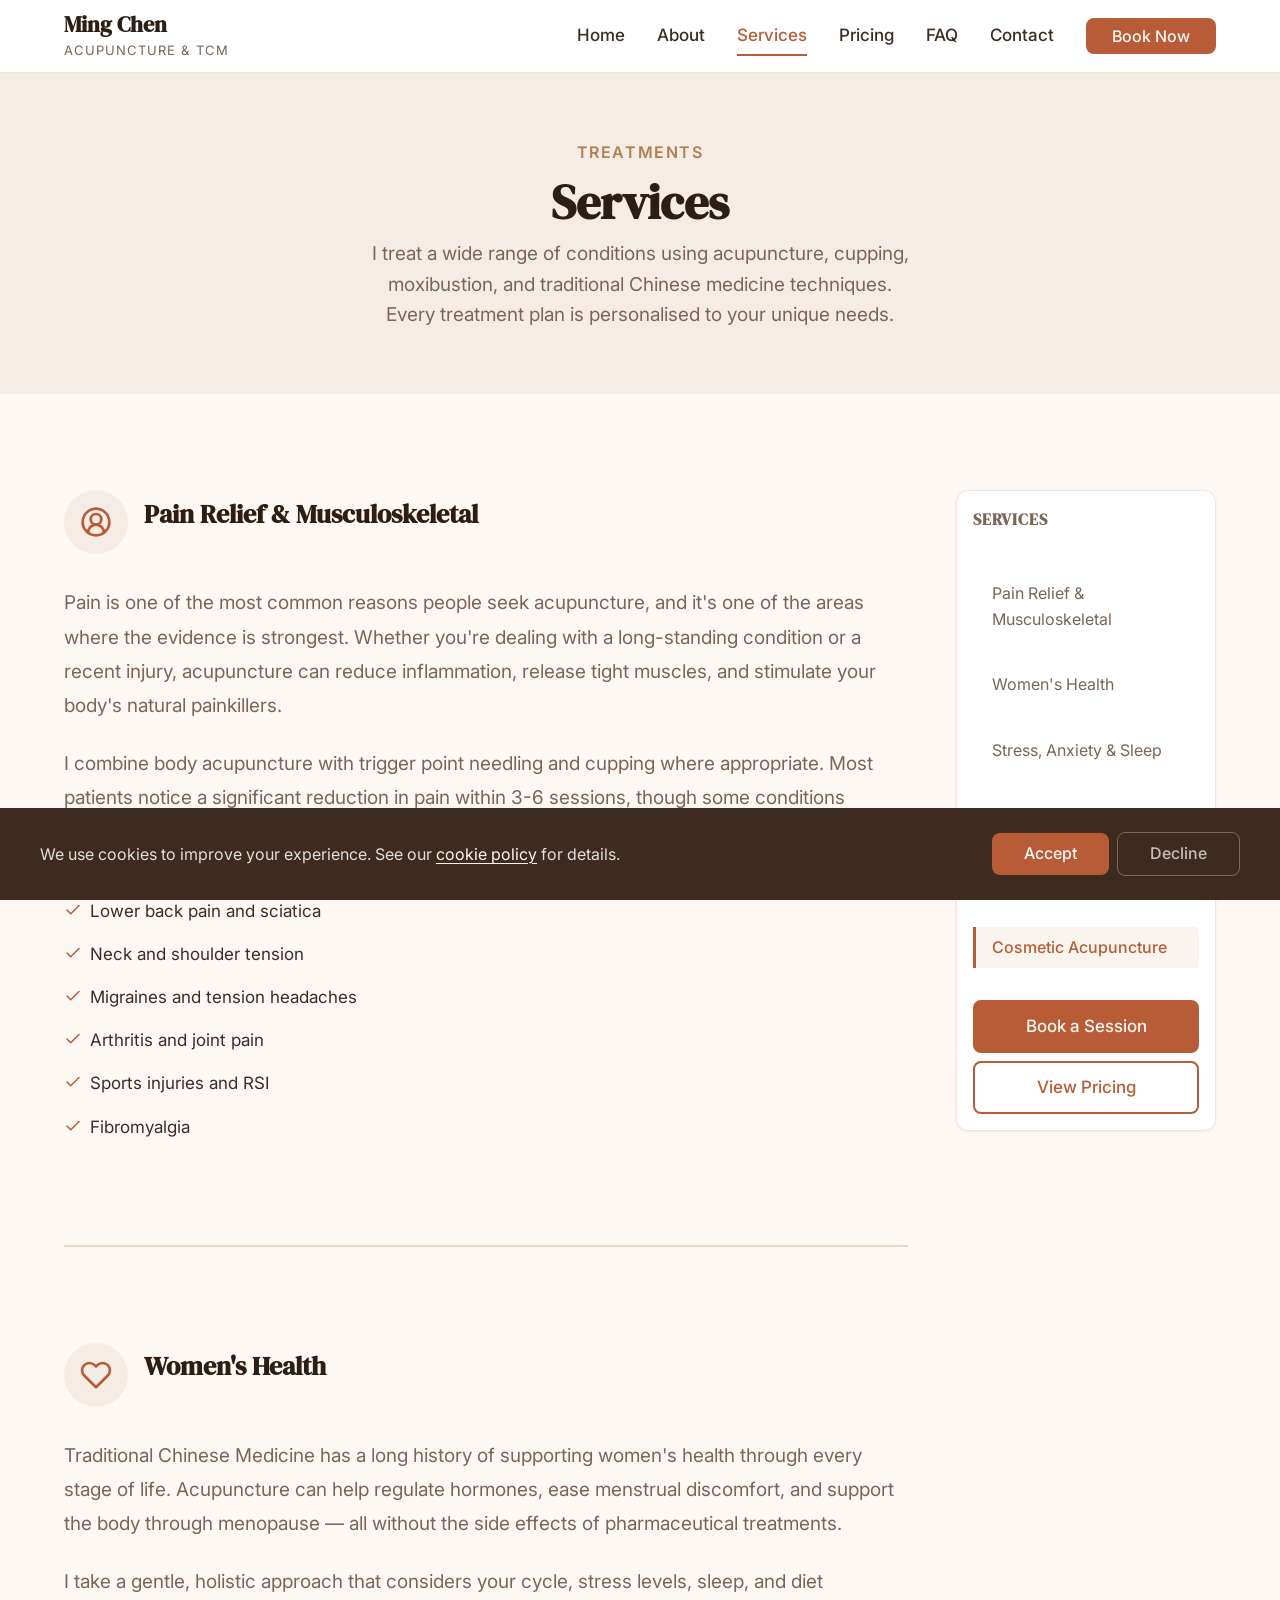
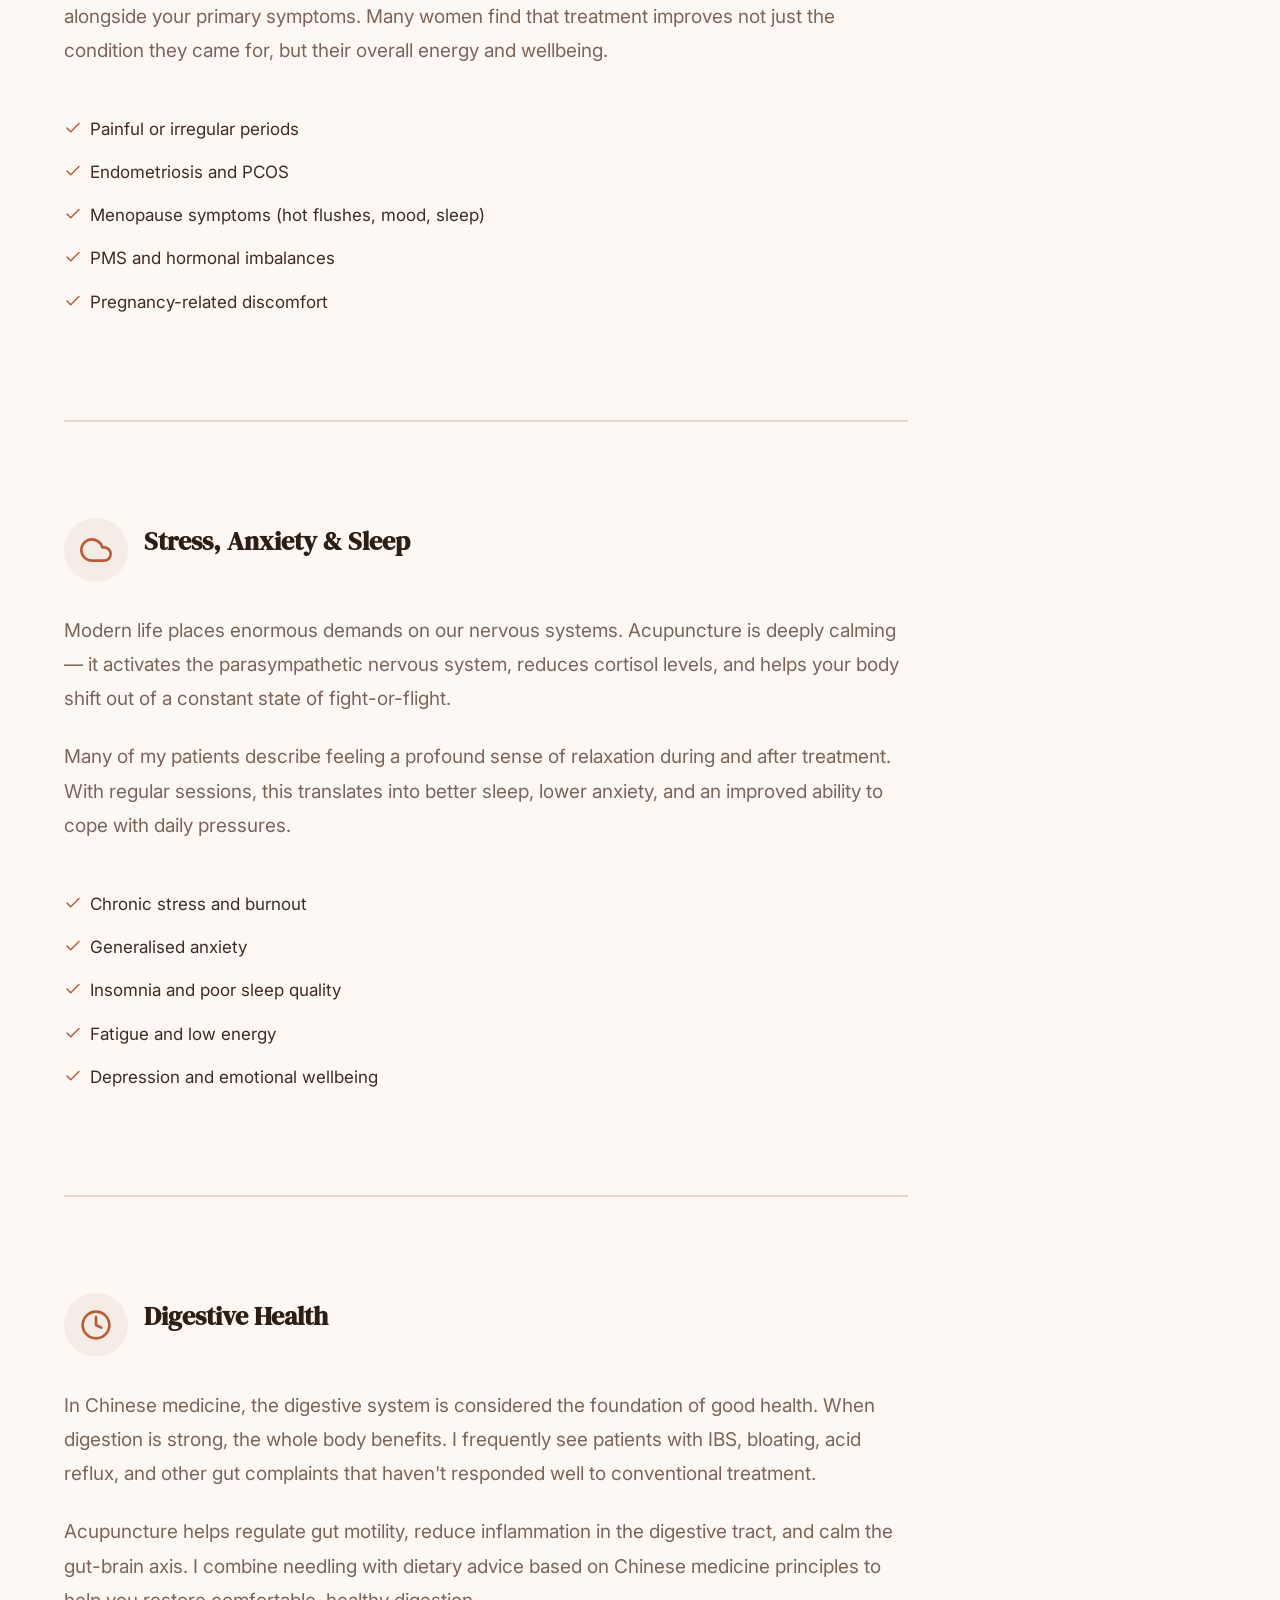
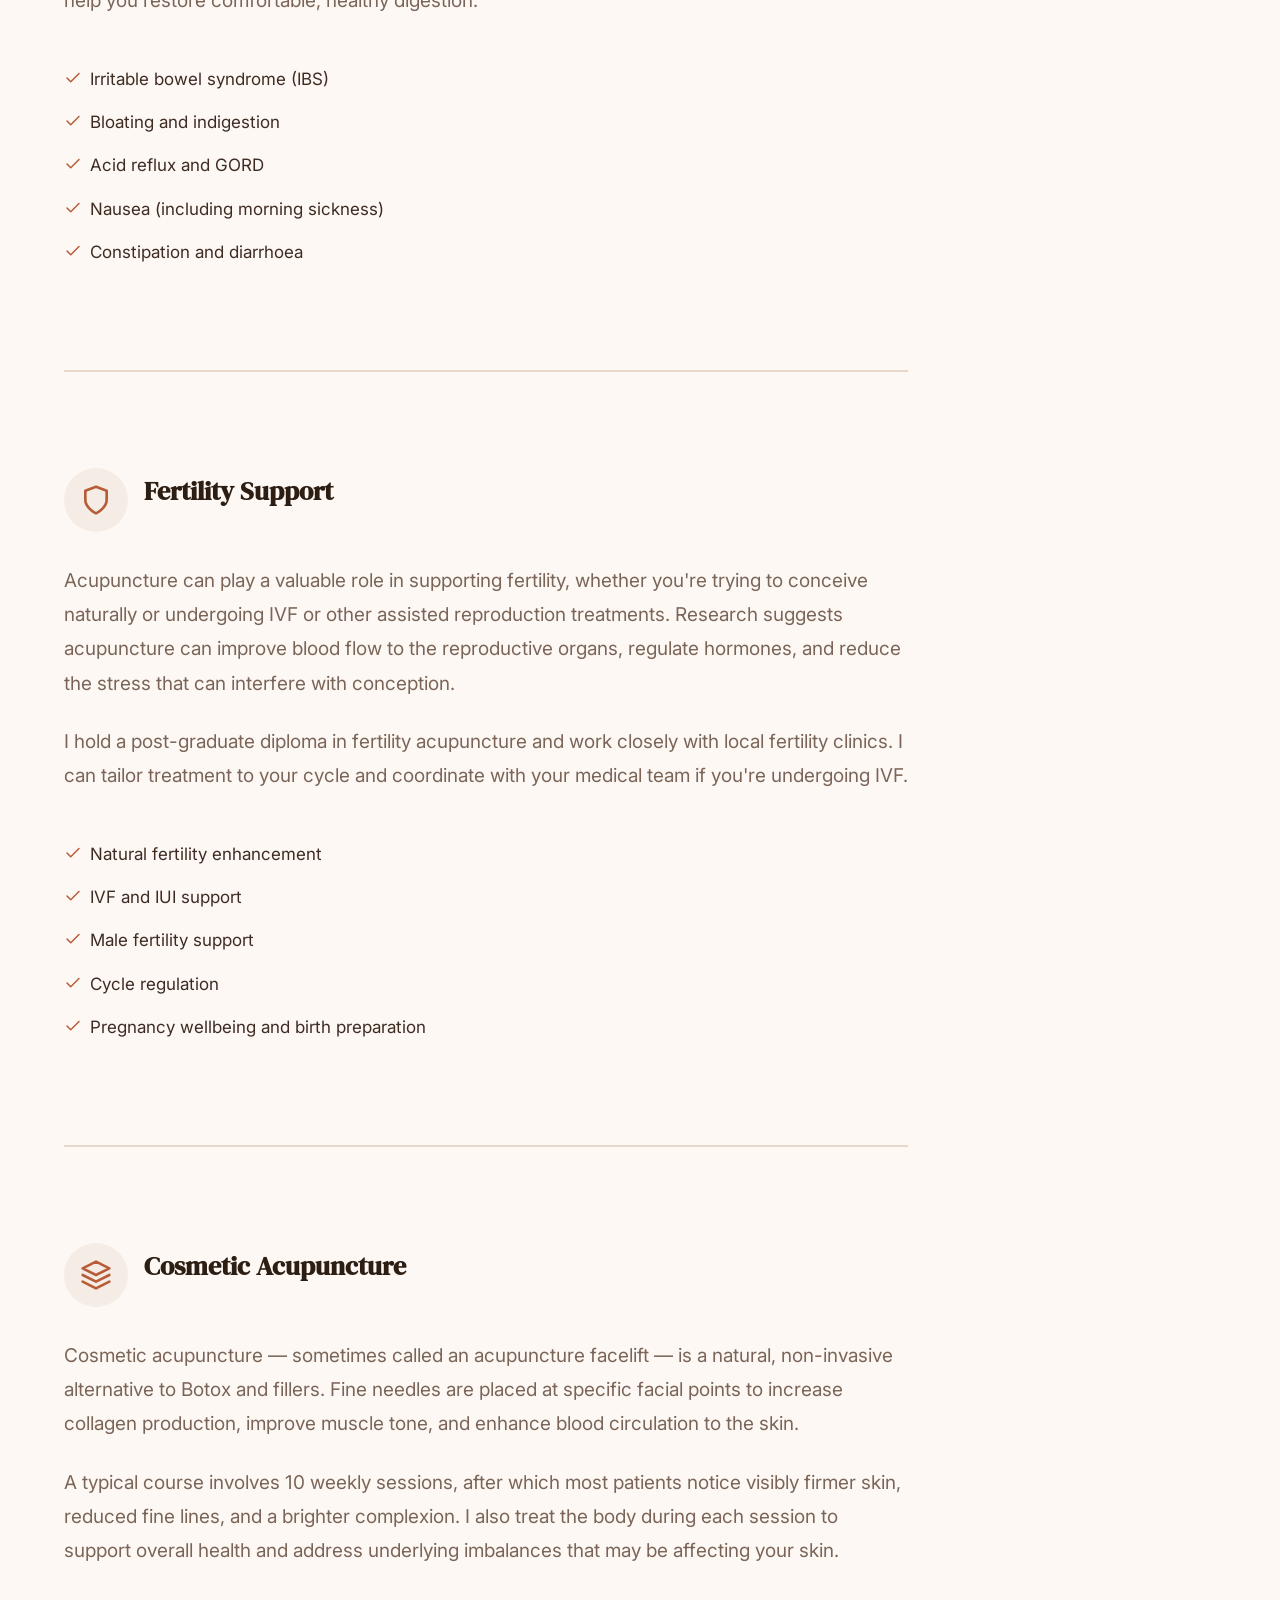
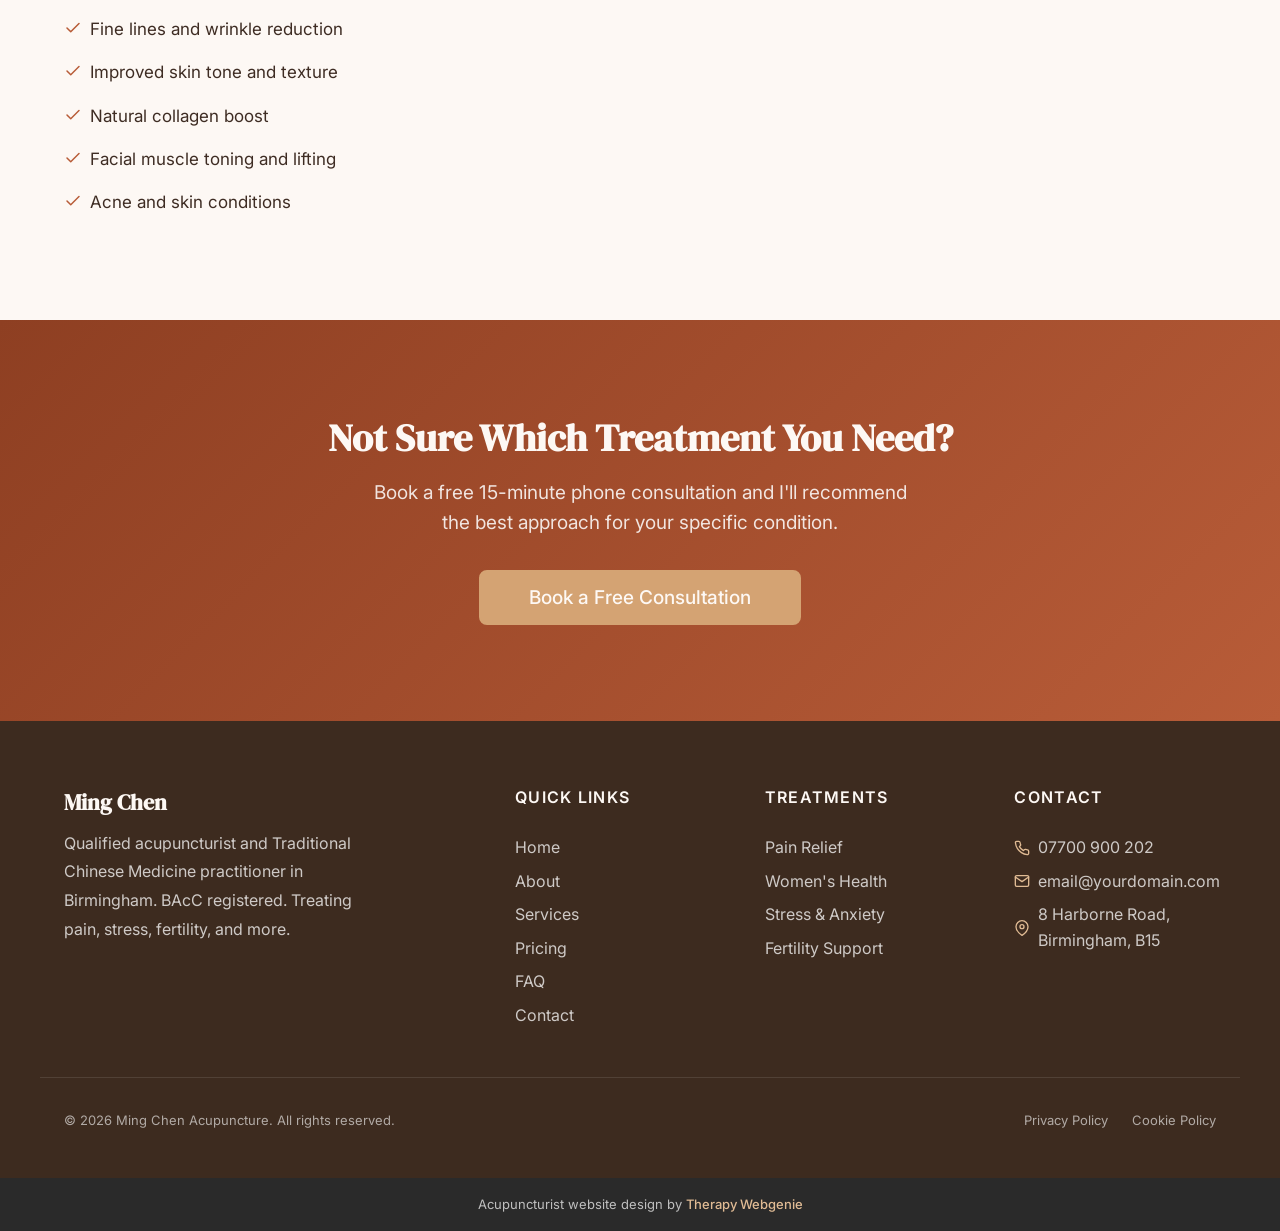
<file: services.html>
<!DOCTYPE html>
<html lang="en">
<head>
  <meta charset="UTF-8">
  <meta name="viewport" content="width=device-width, initial-scale=1.0">
  <meta name="description" content="Acupuncture treatments offered by Ming Chen in Birmingham — pain relief, women's health, stress, digestive health, fertility support, and cosmetic acupuncture.">
  <title>Services — Ming Chen, Acupuncturist in Birmingham</title>

  <link rel="canonical" href="https://acupuncturist.therapywebgenie.com/services.html">

  <meta property="og:type" content="website">
  <meta property="og:url" content="https://acupuncturist.therapywebgenie.com/services.html">
  <meta property="og:title" content="Treatments — Ming Chen, Acupuncturist in Birmingham">
  <meta property="og:description" content="Acupuncture for pain relief, women's health, stress, digestive health, fertility support, and cosmetic acupuncture.">
  <meta property="og:image" content="https://acupuncturist.therapywebgenie.com/images/hero.jpg">

  <meta name="twitter:card" content="summary_large_image">
  <meta name="twitter:title" content="Treatments — Ming Chen, Acupuncturist in Birmingham">
  <meta name="twitter:description" content="Acupuncture for pain relief, women's health, stress, digestive health, fertility support, and cosmetic acupuncture.">
  <meta name="twitter:image" content="https://acupuncturist.therapywebgenie.com/images/hero.jpg">

  <link rel="preconnect" href="https://fonts.googleapis.com">
  <link rel="preconnect" href="https://fonts.gstatic.com" crossorigin>

  <link rel="stylesheet" href="css/base.css">
  <link rel="stylesheet" href="css/components.css">
  <link rel="stylesheet" href="css/theme.css">
  <!-- PROFILE:schema -->
  <!-- /PROFILE:schema -->
</head>
<body>

  <a href="#main" class="skip-link">Skip to main content</a>

  <!-- SECTION: nav -->
  <nav class="nav" role="navigation" aria-label="Main navigation">
    <div class="container nav__inner">
      <a href="index.html" class="nav__brand">
        <!-- PROFILE:logo --><!-- /PROFILE:logo -->
        <span class="nav__name"><!-- PROFILE:site_title -->Ming Chen<!-- /PROFILE:site_title --></span>
        <span class="nav__title"><!-- PROFILE:site_slogan -->Acupuncture &amp; TCM<!-- /PROFILE:site_slogan --></span>
      </a>
      <div class="nav__links">
        <a href="index.html" class="nav__link">Home</a>
        <a href="about.html" class="nav__link">About</a>
        <a href="services.html" class="nav__link nav__link--active">Services</a>
        <a href="pricing.html" class="nav__link">Pricing</a>
        <a href="faq.html" class="nav__link">FAQ</a>
        <a href="contact.html" class="nav__link">Contact</a>
        <a href="contact.html" class="btn btn--primary nav__cta">Book Now</a>
      </div>
      <button class="nav__toggle" aria-label="Toggle menu" aria-expanded="false" aria-controls="mobile-menu">
        <span class="nav__toggle-bar"></span>
        <span class="nav__toggle-bar"></span>
        <span class="nav__toggle-bar"></span>
      </button>
    </div>
    <div class="nav__mobile" id="mobile-menu" role="menu">
      <a href="index.html" class="nav__link" role="menuitem">Home</a>
      <a href="about.html" class="nav__link" role="menuitem">About</a>
      <a href="services.html" class="nav__link nav__link--active" role="menuitem">Services</a>
      <a href="pricing.html" class="nav__link" role="menuitem">Pricing</a>
      <a href="faq.html" class="nav__link" role="menuitem">FAQ</a>
      <a href="contact.html" class="nav__link" role="menuitem">Contact</a>
      <a href="contact.html" class="btn btn--primary" role="menuitem">Book Now</a>
    </div>
  </nav>
  <!-- /SECTION: nav -->

  <!-- Compact scroll header -->
  <div class="nav-scroll" aria-hidden="true">
    <div class="container nav-scroll__inner">
      <div class="nav-scroll__brand">
        <span class="nav-scroll__name"><!-- PROFILE:site_title -->Ming Chen<!-- /PROFILE:site_title --></span>
        <span class="nav-scroll__title"><!-- PROFILE:site_slogan -->Acupuncture &amp; TCM<!-- /PROFILE:site_slogan --></span>
      </div>
      <div class="nav-scroll__right">
        <a href="tel:07700900202" class="nav-scroll__phone">
          <svg xmlns="http://www.w3.org/2000/svg" viewBox="0 0 24 24" fill="none" stroke="currentColor" stroke-width="2" stroke-linecap="round" stroke-linejoin="round"><path d="M22 16.92v3a2 2 0 0 1-2.18 2 19.79 19.79 0 0 1-8.63-3.07 19.5 19.5 0 0 1-6-6 19.79 19.79 0 0 1-3.07-8.67A2 2 0 0 1 4.11 2h3a2 2 0 0 1 2 1.72c.127.96.361 1.903.7 2.81a2 2 0 0 1-.45 2.11L8.09 9.91a16 16 0 0 0 6 6l1.27-1.27a2 2 0 0 1 2.11-.45c.907.339 1.85.573 2.81.7A2 2 0 0 1 22 16.92z"></path></svg>
          07700 900 202
        </a>
        <a href="tel:07700900202" class="nav-scroll__phone-icon" aria-label="Call us">
          <svg xmlns="http://www.w3.org/2000/svg" viewBox="0 0 24 24" fill="none" stroke="currentColor" stroke-width="2" stroke-linecap="round" stroke-linejoin="round"><path d="M22 16.92v3a2 2 0 0 1-2.18 2 19.79 19.79 0 0 1-8.63-3.07 19.5 19.5 0 0 1-6-6 19.79 19.79 0 0 1-3.07-8.67A2 2 0 0 1 4.11 2h3a2 2 0 0 1 2 1.72c.127.96.361 1.903.7 2.81a2 2 0 0 1-.45 2.11L8.09 9.91a16 16 0 0 0 6 6l1.27-1.27a2 2 0 0 1 2.11-.45c.907.339 1.85.573 2.81.7A2 2 0 0 1 22 16.92z"></path></svg>
        </a>
        <button class="nav-scroll__toggle" aria-label="Toggle menu">
          <span class="nav-scroll__toggle-bar"></span>
          <span class="nav-scroll__toggle-bar"></span>
          <span class="nav-scroll__toggle-bar"></span>
        </button>
      </div>
    </div>
  </div>

  <main id="main">

    <!-- SECTION: page-header -->
    <section class="page-header">
      <div class="container">
        <span class="section-label">Treatments</span>
        <h1>Services</h1>
        <p>I treat a wide range of conditions using acupuncture, cupping, moxibustion, and traditional Chinese medicine techniques. Every treatment plan is personalised to your unique needs.</p>
      </div>
    </section>
    <!-- /SECTION: page-header -->

    <!-- SECTION: services-detail -->
    <div class="container services-layout">

      <div class="services-content">

    <!-- SECTION: pain -->
    <section id="service-pain" class="service-section">
      <div class="service-detail">
        <div class="service-detail__header">
          <div class="service-detail__icon">
            <svg xmlns="http://www.w3.org/2000/svg" viewBox="0 0 24 24" fill="none" stroke="currentColor" stroke-width="2" stroke-linecap="round" stroke-linejoin="round"><path d="M18 20a6 6 0 0 0-12 0"></path><circle cx="12" cy="10" r="4"></circle><circle cx="12" cy="12" r="10"></circle></svg>
          </div>
          <h2>Pain Relief &amp; Musculoskeletal</h2>
        </div>
          <p>Pain is one of the most common reasons people seek acupuncture, and it's one of the areas where the evidence is strongest. Whether you're dealing with a long-standing condition or a recent injury, acupuncture can reduce inflammation, release tight muscles, and stimulate your body's natural painkillers.</p>
          <p>I combine body acupuncture with trigger point needling and cupping where appropriate. Most patients notice a significant reduction in pain within 3-6 sessions, though some conditions respond even sooner.</p>
          <ul class="checklist">
            <li><svg xmlns="http://www.w3.org/2000/svg" viewBox="0 0 24 24" fill="none" stroke="currentColor" stroke-width="2" stroke-linecap="round" stroke-linejoin="round"><polyline points="20 6 9 17 4 12"></polyline></svg>Lower back pain and sciatica</li>
            <li><svg xmlns="http://www.w3.org/2000/svg" viewBox="0 0 24 24" fill="none" stroke="currentColor" stroke-width="2" stroke-linecap="round" stroke-linejoin="round"><polyline points="20 6 9 17 4 12"></polyline></svg>Neck and shoulder tension</li>
            <li><svg xmlns="http://www.w3.org/2000/svg" viewBox="0 0 24 24" fill="none" stroke="currentColor" stroke-width="2" stroke-linecap="round" stroke-linejoin="round"><polyline points="20 6 9 17 4 12"></polyline></svg>Migraines and tension headaches</li>
            <li><svg xmlns="http://www.w3.org/2000/svg" viewBox="0 0 24 24" fill="none" stroke="currentColor" stroke-width="2" stroke-linecap="round" stroke-linejoin="round"><polyline points="20 6 9 17 4 12"></polyline></svg>Arthritis and joint pain</li>
            <li><svg xmlns="http://www.w3.org/2000/svg" viewBox="0 0 24 24" fill="none" stroke="currentColor" stroke-width="2" stroke-linecap="round" stroke-linejoin="round"><polyline points="20 6 9 17 4 12"></polyline></svg>Sports injuries and RSI</li>
            <li><svg xmlns="http://www.w3.org/2000/svg" viewBox="0 0 24 24" fill="none" stroke="currentColor" stroke-width="2" stroke-linecap="round" stroke-linejoin="round"><polyline points="20 6 9 17 4 12"></polyline></svg>Fibromyalgia</li>
          </ul>
      </div>
    </section>
    <!-- /SECTION: pain -->

    <!-- SECTION: womens-health -->
    <section id="service-womens-health" class="service-section">
      <div class="service-detail">
        <div class="service-detail__header">
          <div class="service-detail__icon">
            <svg xmlns="http://www.w3.org/2000/svg" viewBox="0 0 24 24" fill="none" stroke="currentColor" stroke-width="2" stroke-linecap="round" stroke-linejoin="round"><path d="M20.84 4.61a5.5 5.5 0 0 0-7.78 0L12 5.67l-1.06-1.06a5.5 5.5 0 0 0-7.78 7.78l1.06 1.06L12 21.23l7.78-7.78 1.06-1.06a5.5 5.5 0 0 0 0-7.78z"></path></svg>
          </div>
          <h2>Women's Health</h2>
        </div>
          <p>Traditional Chinese Medicine has a long history of supporting women's health through every stage of life. Acupuncture can help regulate hormones, ease menstrual discomfort, and support the body through menopause — all without the side effects of pharmaceutical treatments.</p>
          <p>I take a gentle, holistic approach that considers your cycle, stress levels, sleep, and diet alongside your primary symptoms. Many women find that treatment improves not just the condition they came for, but their overall energy and wellbeing.</p>
          <ul class="checklist">
            <li><svg xmlns="http://www.w3.org/2000/svg" viewBox="0 0 24 24" fill="none" stroke="currentColor" stroke-width="2" stroke-linecap="round" stroke-linejoin="round"><polyline points="20 6 9 17 4 12"></polyline></svg>Painful or irregular periods</li>
            <li><svg xmlns="http://www.w3.org/2000/svg" viewBox="0 0 24 24" fill="none" stroke="currentColor" stroke-width="2" stroke-linecap="round" stroke-linejoin="round"><polyline points="20 6 9 17 4 12"></polyline></svg>Endometriosis and PCOS</li>
            <li><svg xmlns="http://www.w3.org/2000/svg" viewBox="0 0 24 24" fill="none" stroke="currentColor" stroke-width="2" stroke-linecap="round" stroke-linejoin="round"><polyline points="20 6 9 17 4 12"></polyline></svg>Menopause symptoms (hot flushes, mood, sleep)</li>
            <li><svg xmlns="http://www.w3.org/2000/svg" viewBox="0 0 24 24" fill="none" stroke="currentColor" stroke-width="2" stroke-linecap="round" stroke-linejoin="round"><polyline points="20 6 9 17 4 12"></polyline></svg>PMS and hormonal imbalances</li>
            <li><svg xmlns="http://www.w3.org/2000/svg" viewBox="0 0 24 24" fill="none" stroke="currentColor" stroke-width="2" stroke-linecap="round" stroke-linejoin="round"><polyline points="20 6 9 17 4 12"></polyline></svg>Pregnancy-related discomfort</li>
          </ul>
      </div>
    </section>
    <!-- /SECTION: womens-health -->

    <!-- SECTION: stress -->
    <section id="service-stress" class="service-section">
      <div class="service-detail">
        <div class="service-detail__header">
          <div class="service-detail__icon">
            <svg xmlns="http://www.w3.org/2000/svg" viewBox="0 0 24 24" fill="none" stroke="currentColor" stroke-width="2" stroke-linecap="round" stroke-linejoin="round"><path d="M18 10h-1.26A8 8 0 1 0 9 20h9a5 5 0 0 0 0-10z"></path></svg>
          </div>
          <h2>Stress, Anxiety &amp; Sleep</h2>
        </div>
          <p>Modern life places enormous demands on our nervous systems. Acupuncture is deeply calming — it activates the parasympathetic nervous system, reduces cortisol levels, and helps your body shift out of a constant state of fight-or-flight.</p>
          <p>Many of my patients describe feeling a profound sense of relaxation during and after treatment. With regular sessions, this translates into better sleep, lower anxiety, and an improved ability to cope with daily pressures.</p>
          <ul class="checklist">
            <li><svg xmlns="http://www.w3.org/2000/svg" viewBox="0 0 24 24" fill="none" stroke="currentColor" stroke-width="2" stroke-linecap="round" stroke-linejoin="round"><polyline points="20 6 9 17 4 12"></polyline></svg>Chronic stress and burnout</li>
            <li><svg xmlns="http://www.w3.org/2000/svg" viewBox="0 0 24 24" fill="none" stroke="currentColor" stroke-width="2" stroke-linecap="round" stroke-linejoin="round"><polyline points="20 6 9 17 4 12"></polyline></svg>Generalised anxiety</li>
            <li><svg xmlns="http://www.w3.org/2000/svg" viewBox="0 0 24 24" fill="none" stroke="currentColor" stroke-width="2" stroke-linecap="round" stroke-linejoin="round"><polyline points="20 6 9 17 4 12"></polyline></svg>Insomnia and poor sleep quality</li>
            <li><svg xmlns="http://www.w3.org/2000/svg" viewBox="0 0 24 24" fill="none" stroke="currentColor" stroke-width="2" stroke-linecap="round" stroke-linejoin="round"><polyline points="20 6 9 17 4 12"></polyline></svg>Fatigue and low energy</li>
            <li><svg xmlns="http://www.w3.org/2000/svg" viewBox="0 0 24 24" fill="none" stroke="currentColor" stroke-width="2" stroke-linecap="round" stroke-linejoin="round"><polyline points="20 6 9 17 4 12"></polyline></svg>Depression and emotional wellbeing</li>
          </ul>
      </div>
    </section>
    <!-- /SECTION: stress -->

    <!-- SECTION: digestive -->
    <section id="service-digestive" class="service-section">
      <div class="service-detail">
        <div class="service-detail__header">
          <div class="service-detail__icon">
            <svg xmlns="http://www.w3.org/2000/svg" viewBox="0 0 24 24" fill="none" stroke="currentColor" stroke-width="2" stroke-linecap="round" stroke-linejoin="round"><circle cx="12" cy="12" r="10"></circle><polyline points="12 6 12 12 16 14"></polyline></svg>
          </div>
          <h2>Digestive Health</h2>
        </div>
          <p>In Chinese medicine, the digestive system is considered the foundation of good health. When digestion is strong, the whole body benefits. I frequently see patients with IBS, bloating, acid reflux, and other gut complaints that haven't responded well to conventional treatment.</p>
          <p>Acupuncture helps regulate gut motility, reduce inflammation in the digestive tract, and calm the gut-brain axis. I combine needling with dietary advice based on Chinese medicine principles to help you restore comfortable, healthy digestion.</p>
          <ul class="checklist">
            <li><svg xmlns="http://www.w3.org/2000/svg" viewBox="0 0 24 24" fill="none" stroke="currentColor" stroke-width="2" stroke-linecap="round" stroke-linejoin="round"><polyline points="20 6 9 17 4 12"></polyline></svg>Irritable bowel syndrome (IBS)</li>
            <li><svg xmlns="http://www.w3.org/2000/svg" viewBox="0 0 24 24" fill="none" stroke="currentColor" stroke-width="2" stroke-linecap="round" stroke-linejoin="round"><polyline points="20 6 9 17 4 12"></polyline></svg>Bloating and indigestion</li>
            <li><svg xmlns="http://www.w3.org/2000/svg" viewBox="0 0 24 24" fill="none" stroke="currentColor" stroke-width="2" stroke-linecap="round" stroke-linejoin="round"><polyline points="20 6 9 17 4 12"></polyline></svg>Acid reflux and GORD</li>
            <li><svg xmlns="http://www.w3.org/2000/svg" viewBox="0 0 24 24" fill="none" stroke="currentColor" stroke-width="2" stroke-linecap="round" stroke-linejoin="round"><polyline points="20 6 9 17 4 12"></polyline></svg>Nausea (including morning sickness)</li>
            <li><svg xmlns="http://www.w3.org/2000/svg" viewBox="0 0 24 24" fill="none" stroke="currentColor" stroke-width="2" stroke-linecap="round" stroke-linejoin="round"><polyline points="20 6 9 17 4 12"></polyline></svg>Constipation and diarrhoea</li>
          </ul>
      </div>
    </section>
    <!-- /SECTION: digestive -->

    <!-- SECTION: fertility -->
    <section id="service-fertility" class="service-section">
      <div class="service-detail">
        <div class="service-detail__header">
          <div class="service-detail__icon">
            <svg xmlns="http://www.w3.org/2000/svg" viewBox="0 0 24 24" fill="none" stroke="currentColor" stroke-width="2" stroke-linecap="round" stroke-linejoin="round"><path d="M12 22s8-4 8-10V5l-8-3-8 3v7c0 6 8 10 8 10z"></path></svg>
          </div>
          <h2>Fertility Support</h2>
        </div>
          <p>Acupuncture can play a valuable role in supporting fertility, whether you're trying to conceive naturally or undergoing IVF or other assisted reproduction treatments. Research suggests acupuncture can improve blood flow to the reproductive organs, regulate hormones, and reduce the stress that can interfere with conception.</p>
          <p>I hold a post-graduate diploma in fertility acupuncture and work closely with local fertility clinics. I can tailor treatment to your cycle and coordinate with your medical team if you're undergoing IVF.</p>
          <ul class="checklist">
            <li><svg xmlns="http://www.w3.org/2000/svg" viewBox="0 0 24 24" fill="none" stroke="currentColor" stroke-width="2" stroke-linecap="round" stroke-linejoin="round"><polyline points="20 6 9 17 4 12"></polyline></svg>Natural fertility enhancement</li>
            <li><svg xmlns="http://www.w3.org/2000/svg" viewBox="0 0 24 24" fill="none" stroke="currentColor" stroke-width="2" stroke-linecap="round" stroke-linejoin="round"><polyline points="20 6 9 17 4 12"></polyline></svg>IVF and IUI support</li>
            <li><svg xmlns="http://www.w3.org/2000/svg" viewBox="0 0 24 24" fill="none" stroke="currentColor" stroke-width="2" stroke-linecap="round" stroke-linejoin="round"><polyline points="20 6 9 17 4 12"></polyline></svg>Male fertility support</li>
            <li><svg xmlns="http://www.w3.org/2000/svg" viewBox="0 0 24 24" fill="none" stroke="currentColor" stroke-width="2" stroke-linecap="round" stroke-linejoin="round"><polyline points="20 6 9 17 4 12"></polyline></svg>Cycle regulation</li>
            <li><svg xmlns="http://www.w3.org/2000/svg" viewBox="0 0 24 24" fill="none" stroke="currentColor" stroke-width="2" stroke-linecap="round" stroke-linejoin="round"><polyline points="20 6 9 17 4 12"></polyline></svg>Pregnancy wellbeing and birth preparation</li>
          </ul>
      </div>
    </section>
    <!-- /SECTION: fertility -->

    <!-- SECTION: cosmetic -->
    <section id="service-cosmetic" class="service-section">
      <div class="service-detail">
        <div class="service-detail__header">
          <div class="service-detail__icon">
            <svg xmlns="http://www.w3.org/2000/svg" viewBox="0 0 24 24" fill="none" stroke="currentColor" stroke-width="2" stroke-linecap="round" stroke-linejoin="round"><path d="M12 2L2 7l10 5 10-5-10-5zM2 17l10 5 10-5M2 12l10 5 10-5"></path></svg>
          </div>
          <h2>Cosmetic Acupuncture</h2>
        </div>
          <p>Cosmetic acupuncture — sometimes called an acupuncture facelift — is a natural, non-invasive alternative to Botox and fillers. Fine needles are placed at specific facial points to increase collagen production, improve muscle tone, and enhance blood circulation to the skin.</p>
          <p>A typical course involves 10 weekly sessions, after which most patients notice visibly firmer skin, reduced fine lines, and a brighter complexion. I also treat the body during each session to support overall health and address underlying imbalances that may be affecting your skin.</p>
          <ul class="checklist">
            <li><svg xmlns="http://www.w3.org/2000/svg" viewBox="0 0 24 24" fill="none" stroke="currentColor" stroke-width="2" stroke-linecap="round" stroke-linejoin="round"><polyline points="20 6 9 17 4 12"></polyline></svg>Fine lines and wrinkle reduction</li>
            <li><svg xmlns="http://www.w3.org/2000/svg" viewBox="0 0 24 24" fill="none" stroke="currentColor" stroke-width="2" stroke-linecap="round" stroke-linejoin="round"><polyline points="20 6 9 17 4 12"></polyline></svg>Improved skin tone and texture</li>
            <li><svg xmlns="http://www.w3.org/2000/svg" viewBox="0 0 24 24" fill="none" stroke="currentColor" stroke-width="2" stroke-linecap="round" stroke-linejoin="round"><polyline points="20 6 9 17 4 12"></polyline></svg>Natural collagen boost</li>
            <li><svg xmlns="http://www.w3.org/2000/svg" viewBox="0 0 24 24" fill="none" stroke="currentColor" stroke-width="2" stroke-linecap="round" stroke-linejoin="round"><polyline points="20 6 9 17 4 12"></polyline></svg>Facial muscle toning and lifting</li>
            <li><svg xmlns="http://www.w3.org/2000/svg" viewBox="0 0 24 24" fill="none" stroke="currentColor" stroke-width="2" stroke-linecap="round" stroke-linejoin="round"><polyline points="20 6 9 17 4 12"></polyline></svg>Acne and skin conditions</li>
          </ul>
      </div>
    </section>
    <!-- /SECTION: cosmetic -->

      </div><!-- /.services-content -->

      <aside class="services-sidebar" id="services-sidebar">
        <!-- JS-generated nav from section headings -->
      </aside>

    </div><!-- /.services-layout -->

    <!-- SECTION: cta -->
    <section class="section cta-banner">
      <div class="container text-center">
        <h2>Not Sure Which Treatment You Need?</h2>
        <p>Book a free 15-minute phone consultation and I'll recommend the best approach for your specific condition.</p>
        <div class="cta-banner__buttons">
          <a href="contact.html" class="btn btn--accent">Book a Free Consultation</a>
        </div>
      </div>
    </section>
    <!-- /SECTION: cta -->

  </main>

  <!-- SECTION: footer -->
  <footer class="footer">
    <div class="container footer__inner">
      <div class="footer__brand">
        <p class="footer__brand-name">Ming Chen</p>
        <p class="footer__brand-text">Qualified acupuncturist and Traditional Chinese Medicine practitioner in Birmingham. BAcC registered. Treating pain, stress, fertility, and more.</p>
      </div>
      <div class="footer__col">
        <p class="footer__heading">Quick Links</p>
        <div class="footer__links">
          <a href="index.html" class="footer__link">Home</a>
          <a href="about.html" class="footer__link">About</a>
          <a href="services.html" class="footer__link">Services</a>
          <a href="pricing.html" class="footer__link">Pricing</a>
          <a href="faq.html" class="footer__link">FAQ</a>
          <a href="contact.html" class="footer__link">Contact</a>
        </div>
      </div>
      <div class="footer__col">
        <p class="footer__heading">Treatments</p>
        <div class="footer__links">
          <a href="services.html" class="footer__link">Pain Relief</a>
          <a href="services.html" class="footer__link">Women's Health</a>
          <a href="services.html" class="footer__link">Stress &amp; Anxiety</a>
          <a href="services.html" class="footer__link">Fertility Support</a>
        </div>
      </div>
      <div class="footer__col">
        <p class="footer__heading">Contact</p>
        <div class="footer__contact-item">
          <svg xmlns="http://www.w3.org/2000/svg" viewBox="0 0 24 24" fill="none" stroke="currentColor" stroke-width="2" stroke-linecap="round" stroke-linejoin="round"><path d="M22 16.92v3a2 2 0 0 1-2.18 2 19.79 19.79 0 0 1-8.63-3.07 19.5 19.5 0 0 1-6-6 19.79 19.79 0 0 1-3.07-8.67A2 2 0 0 1 4.11 2h3a2 2 0 0 1 2 1.72 12.84 12.84 0 0 0 .7 2.81 2 2 0 0 1-.45 2.11L8.09 9.91a16 16 0 0 0 6 6l1.27-1.27a2 2 0 0 1 2.11-.45 12.84 12.84 0 0 0 2.81.7A2 2 0 0 1 22 16.92z"></path></svg>
          <!-- PROFILE:phone_landline --><span>07700 900 202</span><!-- /PROFILE:phone_landline -->
        </div>
        <div class="footer__contact-item">
          <svg xmlns="http://www.w3.org/2000/svg" viewBox="0 0 24 24" fill="none" stroke="currentColor" stroke-width="2" stroke-linecap="round" stroke-linejoin="round"><path d="M4 4h16c1.1 0 2 .9 2 2v12c0 1.1-.9 2-2 2H4c-1.1 0-2-.9-2-2V6c0-1.1.9-2 2-2z"></path><polyline points="22,6 12,13 2,6"></polyline></svg>
          <!-- PROFILE:email --><a href="mailto:email@yourdomain.com">email@yourdomain.com</a><!-- /PROFILE:email -->
        </div>
        <div class="footer__contact-item">
          <svg xmlns="http://www.w3.org/2000/svg" viewBox="0 0 24 24" fill="none" stroke="currentColor" stroke-width="2" stroke-linecap="round" stroke-linejoin="round"><path d="M21 10c0 7-9 13-9 13s-9-6-9-13a9 9 0 0 1 18 0z"></path><circle cx="12" cy="10" r="3"></circle></svg>
          <!-- PROFILE:address --><span>8 Harborne Road, Birmingham, B15</span><!-- /PROFILE:address -->
        </div>
      </div>
    </div>
    <div class="container footer__bottom">
      <p class="footer__copyright">&copy; 2026 Ming Chen Acupuncture. All rights reserved.</p>
      <div class="footer__legal">
        <a href="privacy.html">Privacy Policy</a>
        <a href="cookies-policy.html">Cookie Policy</a>
      </div>
    </div>
  </footer>
  <!-- /SECTION: footer -->

  <div class="site-credit">
    <p>Acupuncturist website design by <a href="https://www.therapywebgenie.com/websites-for-therapists/complementary-therapists/" target="_blank" rel="noopener nofollow">Therapy Webgenie</a></p>
  </div>

  <!-- Cookie Consent -->
  <div class="cookie-banner" role="dialog" aria-label="Cookie consent">
    <div class="cookie-banner__inner">
      <p class="cookie-banner__text">We use cookies to improve your experience. See our <a href="cookies-policy.html">cookie policy</a> for details.</p>
      <div class="cookie-banner__buttons"><button class="cookie-banner__accept">Accept</button><button class="cookie-banner__decline">Decline</button></div>
    </div>
  </div>

  <!-- Back to Top -->
  <button class="back-to-top" aria-label="Back to top">
    <svg xmlns="http://www.w3.org/2000/svg" viewBox="0 0 24 24" fill="none" stroke="currentColor" stroke-width="2" stroke-linecap="round" stroke-linejoin="round"><polyline points="18 15 12 9 6 15"></polyline></svg>
  </button>

  <script src="js/main.js"></script>
</body>
</html>
</file>
<file: css/base.css>
/* =============================================
   BASE STYLES
   Reset, Custom Properties, Typography, Layout
   Theme colours & fonts are in theme.css
   ============================================= */

/* --- Custom Properties (non-theme) --- */
:root {
  --text-xs: 0.8125rem;
  --text-sm: 1rem;
  --text-base: 1.0625rem;
  --text-md: 1.1875rem;
  --text-lg: 1.375rem;
  --text-xl: 1.625rem;
  --text-2xl: 2rem;
  --text-3xl: 2.375rem;
  --text-4xl: 3rem;

  /* Heading sizes (overridable per font pairing in theme.css) */
  --text-h1: var(--text-3xl);          /* mobile: 38px */
  --text-h1-desktop: var(--text-4xl);  /* desktop: 48px */
  --text-h2: var(--text-2xl);          /* mobile: 32px */
  --text-h2-desktop: var(--text-3xl);  /* desktop: 38px */
  --text-h3: var(--text-xl);           /* mobile: 26px */
  --text-h3-desktop: 1.75rem;          /* desktop: 28px */

  --font-weight-normal: 400;
  --font-weight-medium: 500;
  --font-weight-semibold: 600;
  --font-weight-bold: 700;

  --line-height-tight: 1.2;
  --line-height-normal: 1.6;
  --line-height-relaxed: 1.8;

  /* Spacing */
  --space-xs: 0.25rem;
  --space-sm: 0.5rem;
  --space-md: 1rem;
  --space-lg: 1.5rem;
  --space-xl: 2rem;
  --space-2xl: 3rem;
  --space-3xl: 4rem;
  --space-4xl: 6rem;
  --space-5xl: 8rem;

  /* Layout */
  --container-max: 1200px;
  --container-narrow: 800px;
  --container-wide: 1400px;

  /* Border Radius */
  --radius-sm: 4px;
  --radius-md: 8px;
  --radius-lg: 12px;
  --radius-xl: 20px;
  --radius-full: 9999px;

  /* Shadows */
  --shadow-sm: 0 1px 3px rgba(0, 0, 0, 0.06);
  --shadow-md: 0 4px 12px rgba(0, 0, 0, 0.08);
  --shadow-lg: 0 8px 30px rgba(0, 0, 0, 0.1);
  --shadow-xl: 0 12px 40px rgba(0, 0, 0, 0.12);

  /* Transitions */
  --transition-fast: 150ms ease;
  --transition-base: 250ms ease;
  --transition-normal: 300ms ease;
  --transition-slow: 400ms ease;
}

/* --- Reset --- */
*,
*::before,
*::after {
  box-sizing: border-box;
  margin: 0;
  padding: 0;
}

html {
  font-size: 100%;
  scroll-behavior: smooth;
  -webkit-text-size-adjust: 100%;
}

body {
  font-family: var(--font-body);
  font-size: var(--text-md);
  font-weight: var(--font-weight-normal);
  line-height: var(--line-height-normal);
  color: var(--color-text);
  background-color: var(--color-bg);
  -webkit-font-smoothing: antialiased;
  -moz-osx-font-smoothing: grayscale;
}

img,
picture,
video,
svg {
  display: block;
  max-width: 100%;
  height: auto;
}

input,
button,
textarea,
select {
  font: inherit;
  color: inherit;
}

button {
  cursor: pointer;
  border: none;
  background: none;
}

a {
  color: inherit;
  text-decoration: none;
}

ul,
ol {
  list-style: none;
}

h1, h2, h3, h4, h5, h6 {
  font-family: var(--font-heading);
  color: var(--color-text-heading);
  line-height: var(--line-height-tight);
  font-weight: var(--font-weight-bold);
  margin-bottom: var(--space-md);
}

/* --- Typography --- */
h1 {
  font-size: var(--text-h1);
}

h2 {
  font-size: var(--text-h2);
}

h3 {
  font-size: var(--text-h3);
}

h4 {
  font-size: var(--text-lg);
}

h5 {
  font-size: var(--text-md);
}

h6 {
  font-size: var(--text-base);
}

p {
  margin-bottom: var(--space-md);
}

p:last-child:not(.section-subtitle) {
  margin-bottom: 0;
}

strong {
  font-weight: var(--font-weight-semibold);
}

/* --- Layout Utilities --- */
.container {
  width: 100%;
  max-width: var(--container-max);
  margin-left: auto;
  margin-right: auto;
  padding-left: var(--space-lg);
  padding-right: var(--space-lg);
}

.container--narrow {
  max-width: var(--container-narrow);
}

.section {
  padding-top: var(--space-3xl);
  padding-bottom: var(--space-3xl);
}

.section--alt {
  background-color: var(--color-bg-alt);
}

/* Icons inside alt sections: swap bg-alt → surface so they remain visible */
.section--alt .card__icon,
.section--alt .icon-box__icon,
.section--alt .contact-info__icon,
.section--alt .service-detail__icon {
  background-color: var(--color-surface);
}

.section--dark {
  background-color: var(--color-bg-dark);
  color: var(--color-text-inverse);
}

.section--dark h2,
.section--dark h3,
.section--dark h4 {
  color: var(--color-text-inverse);
}

/* Grid */
.grid {
  display: grid;
  gap: var(--space-xl);
}

.grid--2 {
  grid-template-columns: 1fr;
}

.grid--3 {
  grid-template-columns: 1fr;
}

/* --- Buttons --- */
.btn {
  display: inline-flex;
  align-items: center;
  justify-content: center;
  gap: var(--space-sm);
  padding: var(--space-md) var(--space-xl);
  font-family: var(--font-body);
  font-size: var(--text-base);
  font-weight: var(--font-weight-medium);
  line-height: 1;
  border-radius: var(--radius-md);
  transition: all var(--transition-base);
  text-decoration: none;
  border: 2px solid transparent;
  white-space: nowrap;
}

.btn--primary {
  background-color: var(--color-primary);
  color: var(--color-text-inverse);
  border-color: var(--color-primary);
}

.btn--primary:hover {
  background-color: var(--color-primary-dark);
  border-color: var(--color-primary-dark);
}

.btn--secondary {
  background-color: transparent;
  color: var(--color-primary);
  border-color: var(--color-primary);
}

.btn--secondary:hover {
  background-color: var(--color-primary);
  color: var(--color-text-inverse);
}

.btn--accent {
  background-color: var(--color-secondary);
  color: var(--color-text-inverse);
  border-color: var(--color-secondary);
}

.btn--accent:hover {
  background-color: var(--color-secondary-dark);
  border-color: var(--color-secondary-dark);
}

.btn--block {
  width: 100%;
}

/* --- Links --- */
.link {
  color: var(--color-primary);
  text-decoration: underline;
  text-underline-offset: 3px;
  transition: color var(--transition-fast);
}

.link:hover {
  color: var(--color-primary-dark);
}

/* --- Text Utilities --- */
.text-center {
  text-align: center;
}

.text-center h2 {
  margin-bottom: var(--space-xl);
}

.text-balance {
  text-wrap: balance;
}

.section-subtitle {
  font-size: var(--text-md);
  color: var(--color-text-light);
  max-width: 600px;
  margin-bottom: var(--space-2xl);
  line-height: var(--line-height-relaxed);
}

.text-center .section-subtitle {
  margin-left: auto;
  margin-right: auto;
}

.section-footer {
  margin-top: var(--space-2xl);
}

.section-label {
  display: inline-block;
  font-family: var(--font-body);
  font-size: var(--text-sm);
  font-weight: var(--font-weight-semibold);
  text-transform: uppercase;
  letter-spacing: 0.1em;
  color: var(--color-secondary-dark);
  margin-bottom: var(--space-sm);
}

/* --- Responsive Typography --- */
@media (min-width: 768px) {
  h1 {
    font-size: var(--text-h1-desktop);
  }

  h2 {
    font-size: var(--text-h2-desktop);
  }

  h3 {
    font-size: var(--text-h3-desktop);
  }

  .section {
    padding-top: var(--space-4xl);
    padding-bottom: var(--space-4xl);
  }
}

/* --- Responsive Grid --- */
@media (min-width: 768px) {
  .grid--2 {
    grid-template-columns: repeat(2, 1fr);
  }

  .grid--3 {
    grid-template-columns: repeat(2, 1fr);
  }
}

@media (min-width: 1024px) {
  .grid--3 {
    grid-template-columns: repeat(3, 1fr);
  }
}

/* --- Screen Reader Only --- */
.sr-only {
  position: absolute;
  width: 1px;
  height: 1px;
  padding: 0;
  margin: -1px;
  overflow: hidden;
  clip: rect(0, 0, 0, 0);
  white-space: nowrap;
  border-width: 0;
}
</file>
<file: css/components.css>
/* =============================================
   COMPONENT STYLES
   Nav, Hero, Cards, Testimonials, Forms, Footer
   ============================================= */

/* --- Skip Link --- */
.skip-link {
  position: absolute;
  top: -100%;
  left: var(--space-md);
  padding: var(--space-sm) var(--space-md);
  background: var(--color-primary);
  color: var(--color-text-inverse);
  border-radius: var(--radius-md);
  z-index: 1000;
  font-size: var(--text-sm);
}

.skip-link:focus {
  top: var(--space-sm);
}

/* =============================================
   NAVIGATION
   ============================================= */
.nav {
  position: relative;
  z-index: 100;
  background-color: var(--color-surface);
  border-bottom: 1px solid var(--color-border-light);
  transition: box-shadow var(--transition-base);
}

.nav--scrolled {
  box-shadow: var(--shadow-md);
}

.nav__inner {
  display: flex;
  align-items: center;
  justify-content: space-between;
  height: 72px;
}

.nav__brand {
  display: flex;
  flex-direction: column;
  gap: 2px;
}

.nav__logo {
  max-height: 70px;
  width: auto;
  object-fit: contain;
}

/* Logo beside title — add .nav__brand--inline to .nav__brand */
.nav__brand--inline {
  flex-direction: row;
  align-items: center;
  gap: var(--space-sm);
}

.nav__brand--inline .nav__brand-text {
  display: flex;
  flex-direction: column;
  gap: 2px;
}

.nav__name {
  font-family: var(--font-heading);
  font-size: var(--text-lg);
  font-weight: var(--font-weight-bold);
  color: var(--color-text-heading);
  line-height: 1.2;
}

.nav__title {
  font-size: var(--text-xs);
  color: var(--color-text-light);
  text-transform: uppercase;
  letter-spacing: 0.08em;
}

.nav__links {
  display: none;
  gap: var(--space-xl);
  align-items: center;
}

.nav__link {
  font-size: var(--text-base);
  font-weight: var(--font-weight-medium);
  color: var(--color-text);
  transition: color var(--transition-fast);
  position: relative;
  padding: var(--space-xs) 0;
}

.nav__link::after {
  content: '';
  position: absolute;
  bottom: -2px;
  left: 0;
  width: 0;
  height: 2px;
  background-color: var(--color-primary);
  transition: width var(--transition-base);
}

.nav__link:hover,
.nav__link--active {
  color: var(--color-primary);
}

.nav__link:hover::after,
.nav__link--active::after {
  width: 100%;
}

.nav__cta {
  font-size: var(--text-sm);
  padding: var(--space-sm) var(--space-lg);
}

/* Mobile Menu Toggle */
.nav__toggle {
  display: flex;
  flex-direction: column;
  gap: 5px;
  padding: var(--space-sm);
  z-index: 110;
}

.nav__toggle-bar {
  display: block;
  width: 24px;
  height: 2px;
  background-color: var(--color-text);
  border-radius: 2px;
  transition: all var(--transition-base);
  transform-origin: center;
}

.nav__toggle--open .nav__toggle-bar:nth-child(1) {
  transform: translateY(7px) rotate(45deg);
}

.nav__toggle--open .nav__toggle-bar:nth-child(2) {
  opacity: 0;
}

.nav__toggle--open .nav__toggle-bar:nth-child(3) {
  transform: translateY(-7px) rotate(-45deg);
}

/* Mobile Menu Overlay — slide in from right */
.nav__mobile {
  display: flex;
  position: fixed;
  inset: 0;
  top: 72px;
  background-color: var(--color-surface);
  z-index: 99;
  padding: var(--space-xl) var(--space-lg);
  flex-direction: column;
  gap: var(--space-lg);
  overflow-y: auto;
  transform: translateX(100%);
  opacity: 0;
  visibility: hidden;
  transition: transform 0.35s cubic-bezier(0.4, 0, 0.2, 1),
              opacity 0.35s ease,
              visibility 0.35s;
}

/* When opened from the compact scroll header, start below it */
.nav__mobile--from-scroll {
  top: 56px;
  z-index: 201;
}

.nav__mobile--open {
  transform: translateX(0);
  opacity: 1;
  visibility: visible;
}

.nav__mobile .nav__link,
.nav__mobile .btn {
  opacity: 0;
  transform: translateX(20px);
  transition: opacity 0.3s ease, transform 0.3s ease;
}

.nav__mobile--open .nav__link,
.nav__mobile--open .btn {
  opacity: 1;
  transform: translateX(0);
}

.nav__mobile--open > *:nth-child(1) { transition-delay: 0.05s; }
.nav__mobile--open > *:nth-child(2) { transition-delay: 0.1s; }
.nav__mobile--open > *:nth-child(3) { transition-delay: 0.15s; }
.nav__mobile--open > *:nth-child(4) { transition-delay: 0.2s; }
.nav__mobile--open > *:nth-child(5) { transition-delay: 0.25s; }
.nav__mobile--open > *:nth-child(6) { transition-delay: 0.3s; }
.nav__mobile--open > *:nth-child(7) { transition-delay: 0.35s; }

.nav__mobile .nav__link {
  font-size: var(--text-lg);
  padding: var(--space-sm) 0;
  border-bottom: 1px solid var(--color-border-light);
}

.nav__mobile .nav__link::after {
  display: none;
}

.nav__mobile .btn {
  margin-top: var(--space-md);
  text-align: center;
}

@media (min-width: 1100px) {
  .nav__links {
    display: flex;
  }

  .nav__toggle {
    display: none;
  }
}

/* --- Nav Dropdowns (Desktop) --- */
.nav__dropdown {
  position: relative;
}

.nav__link--has-children {
  display: inline-flex;
  align-items: center;
  gap: 4px;
  background: none;
  border: none;
  cursor: pointer;
  font-family: inherit;
  font-size: inherit;
  font-weight: inherit;
  color: inherit;
  padding: 0;
}

.nav__chevron {
  width: 12px;
  height: 12px;
  transition: transform var(--transition-fast);
  flex-shrink: 0;
}

.nav__dropdown:hover .nav__chevron,
.nav__link--has-children[aria-expanded="true"] ~ .nav__dropdown-menu + .nav__chevron,
.nav__link--has-children[aria-expanded="true"] .nav__chevron {
  transform: rotate(180deg);
}

.nav__dropdown-trigger {
  display: inline-flex;
  align-items: center;
  gap: 4px;
  background: none;
  border: none;
  cursor: pointer;
  font-family: inherit;
  font-size: inherit;
  font-weight: inherit;
  color: inherit;
  padding: 0;
}

.nav__dropdown-trigger .nav__chevron {
  width: 12px;
  height: 12px;
  transition: transform var(--transition-fast);
  flex-shrink: 0;
}

.nav__dropdown:hover .nav__dropdown-trigger .nav__chevron {
  transform: rotate(180deg);
}

.nav__dropdown-menu {
  position: absolute;
  top: 100%;
  left: 50%;
  transform: translateX(-50%);
  min-width: 240px;
  background: var(--color-surface);
  border: 1px solid var(--color-border-light);
  border-radius: var(--radius-md, 8px);
  box-shadow: var(--shadow-lg);
  padding: var(--space-sm) 0;
  opacity: 0;
  visibility: hidden;
  transition: opacity var(--transition-fast), visibility var(--transition-fast);
  z-index: 110;
  margin-top: var(--space-xs);
}

.nav__dropdown:hover .nav__dropdown-menu {
  opacity: 1;
  visibility: visible;
}

.nav__dropdown-link,
.nav__dropdown-menu .nav__link--child {
  display: block;
  padding: var(--space-sm) var(--space-lg);
  font-size: var(--text-sm);
  color: var(--color-text);
  transition: background var(--transition-fast), color var(--transition-fast);
  white-space: nowrap;
  text-decoration: none;
}

.nav__dropdown-link:hover,
.nav__dropdown-menu .nav__link--child:hover {
  background: var(--color-bg);
  color: var(--color-primary);
}

.nav__dropdown-link--active {
  color: var(--color-primary);
  font-weight: 600;
}

/* --- Nav Mobile Sub-menus (Accordion) --- */
.nav__mobile-group {
  display: flex;
  flex-direction: column;
}

.nav__mobile-parent {
  display: flex;
  align-items: center;
  justify-content: space-between;
}

.nav__mobile-parent > .nav__link {
  flex: 1;
  cursor: default;
}

.nav__mobile-expand {
  padding: var(--space-sm);
  background: none;
  border: none;
  cursor: pointer;
  color: var(--color-text-light);
  transition: transform var(--transition-fast);
  display: flex;
  align-items: center;
}

.nav__mobile-expand[aria-expanded="true"] .nav__chevron {
  transform: rotate(180deg);
}

.nav__mobile-children {
  display: flex;
  flex-direction: column;
  padding-left: var(--space-lg);
}

.nav__mobile-children[hidden] {
  display: none;
}

.nav__link--child {
  font-size: var(--text-base);
  color: var(--color-text-light);
  padding: var(--space-xs) 0;
  border-bottom: 1px solid var(--color-border-light);
}

.nav__link--child:hover {
  color: var(--color-primary);
}

.nav__link--child::after {
  display: none;
}

/* =============================================
   NAVIGATION: TWO-TIER VARIANT
   Top bar (brand + contact info) + bottom bar (nav links)
   ============================================= */
.nav--two-tier {
  position: relative;
  z-index: 100;
  background-color: var(--color-surface);
  border-bottom: 1px solid var(--color-border-light);
  transition: box-shadow var(--transition-base);
  padding: 20px 0;
}

.nav--two-tier.nav--scrolled {
  box-shadow: var(--shadow-md);
}

/* --- Top bar: brand left, contact info right --- */
.nav__top {
  display: flex;
  align-items: center;
  justify-content: space-between;
  padding-top: 20px;
  padding-bottom: var(--space-sm);
}

.nav__contact {
  display: none;
  align-items: center;
  gap: var(--space-xl);
}

.nav__contact-item {
  display: flex;
  align-items: center;
  gap: var(--space-xs);
  font-size: var(--text-sm);
  color: var(--color-text-light);
  white-space: nowrap;
}

.nav__contact-item svg {
  width: 16px;
  height: 16px;
  flex-shrink: 0;
  color: var(--color-primary);
}

.nav__contact-item a {
  color: var(--color-text-light);
  font-weight: var(--font-weight-medium);
}

.nav__contact-item a:hover {
  color: var(--color-primary);
}

/* --- Bottom bar: nav links + CTA --- */
.nav__bottom {
  display: flex;
  align-items: center;
  justify-content: space-between;
  border-top: 1px solid var(--color-border-light);
  padding-top: var(--space-sm);
  padding-bottom: 20px;
}

.nav--two-tier .nav__links {
  display: none;
  gap: var(--space-lg);
  align-items: center;
  width: 100%;
}

.nav--two-tier .nav__cta {
  margin-left: auto;
}

.nav--two-tier .nav__link {
  font-size: var(--text-base);
}

/* Mobile: hamburger in top bar, not bottom */
.nav--two-tier .nav__toggle {
  display: flex;
  flex-direction: column;
  gap: 5px;
  padding: var(--space-sm);
  z-index: 110;
}

/* Two-tier mobile: hide bottom bar border, show only toggle */
.nav--two-tier .nav__bottom {
  border-top: none;
  padding: 0;
  position: absolute;
  right: var(--space-lg);
  top: var(--space-lg);
}

@media (min-width: 1100px) {
  .nav--two-tier .nav__bottom {
    position: static;
    border-top: 1px solid var(--color-border-light);
    padding-top: var(--space-sm);
    padding-bottom: var(--space-sm);
  }
}

.nav__top {
  position: relative;
}

/* Desktop breakpoint */
@media (min-width: 900px) {
  .nav__contact {
    display: flex;
  }
}

@media (min-width: 1100px) {
  .nav--two-tier .nav__links {
    display: flex;
  }

  .nav--two-tier .nav__toggle {
    display: none;
  }
}

/* Mobile menu for two-tier uses the same nav__mobile styles */
.nav--two-tier .nav__mobile {
  top: 0;
}

/* Contact info inside mobile menu */
.nav__mobile-contact {
  display: flex;
  flex-direction: column;
  gap: var(--space-sm);
  padding-top: var(--space-md);
  margin-top: var(--space-md);
  border-top: 1px solid var(--color-border-light);
}

.nav__mobile-contact .nav__contact-item {
  display: flex;
  font-size: var(--text-base);
}

@media (min-width: 900px) {
  .nav__mobile-contact {
    display: none;
  }
}

/* =============================================
   SCROLL-AWARE COMPACT HEADER
   Hidden by default. Slides in when user scrolls up
   after passing the main header. Shows brand + phone + hamburger.
   ============================================= */
.nav-scroll {
  position: fixed;
  top: 0;
  left: 0;
  right: 0;
  z-index: 200;
  background-color: var(--color-surface);
  border-bottom: 1px solid var(--color-border-light);
  box-shadow: var(--shadow-md);
  transform: translateY(-100%);
  opacity: 0;
  transition: transform 0.3s ease, opacity 0.3s ease;
  pointer-events: none;
}

.nav-scroll--visible {
  transform: translateY(0);
  opacity: 1;
  pointer-events: auto;
}

.nav-scroll__inner {
  display: flex;
  align-items: center;
  justify-content: space-between;
  height: 56px;
}

.nav-scroll__brand {
  display: flex;
  flex-direction: column;
  gap: 4px;
  min-width: 0;
}

.nav-scroll__name {
  font-family: var(--font-heading);
  font-size: var(--text-base);
  font-weight: var(--font-weight-bold);
  color: var(--color-text-heading);
  line-height: 1.2;
  white-space: nowrap;
  overflow: hidden;
  text-overflow: ellipsis;
}

.nav-scroll__title {
  font-size: 11px;
  color: var(--color-text-light);
  text-transform: uppercase;
  letter-spacing: 0.08em;
  line-height: 1.2;
}

.nav-scroll__right {
  display: flex;
  align-items: center;
  gap: var(--space-lg);
}

.nav-scroll__phone {
  display: none;
  align-items: center;
  gap: var(--space-xs);
  font-size: var(--text-sm);
  font-weight: var(--font-weight-medium);
  color: var(--color-text);
  white-space: nowrap;
}

.nav-scroll__phone svg {
  width: 16px;
  height: 16px;
  flex-shrink: 0;
  color: var(--color-primary);
}

.nav-scroll__phone:hover {
  color: var(--color-primary);
}

/* Mobile: just phone icon, no text */
.nav-scroll__phone-icon {
  display: flex;
  align-items: center;
  color: var(--color-primary);
}

.nav-scroll__phone-icon svg {
  width: 20px;
  height: 20px;
}

@media (min-width: 600px) {
  .nav-scroll__phone {
    display: flex;
  }

  .nav-scroll__phone-icon {
    display: none;
  }
}

.nav-scroll__toggle {
  display: flex;
  flex-direction: column;
  gap: 5px;
  padding: var(--space-sm);
  background: none;
  border: none;
  cursor: pointer;
}

.nav-scroll__toggle-bar {
  display: block;
  width: 22px;
  height: 2px;
  background-color: var(--color-text);
  border-radius: 2px;
}

/* =============================================
   HERO
   ============================================= */
.hero {
  position: relative;
  padding: var(--space-3xl) 0;
  overflow: hidden;
}

.hero__inner {
  display: grid;
  grid-template-columns: 1fr;
  gap: var(--space-2xl);
  align-items: center;
}

.hero__content {
  order: 2;
}

.hero__image-wrap {
  order: 1;
}

.hero__label {
  display: inline-block;
  font-size: var(--text-sm);
  font-weight: var(--font-weight-semibold);
  color: var(--color-secondary-dark);
  text-transform: uppercase;
  letter-spacing: 0.1em;
  margin-bottom: var(--space-md);
}

.hero__heading {
  font-size: var(--text-h1);
  margin-bottom: var(--space-lg);
  color: var(--color-text-heading);
}

.hero__text {
  font-size: var(--text-md);
  color: var(--color-text-light);
  line-height: var(--line-height-relaxed);
  margin-bottom: var(--space-xl);
  max-width: 540px;
}

.hero__ticks {
  list-style: none;
  padding: 0;
  margin: var(--space-lg) 0;
  display: flex;
  flex-wrap: wrap;
  gap: var(--space-sm);
}

.hero__ticks li {
  display: inline-flex;
  align-items: center;
  gap: var(--space-xs);
  font-size: var(--text-xs);
  font-weight: var(--font-weight-medium);
  color: var(--color-primary-dark);
  background-color: var(--color-bg-alt);
  padding: var(--space-xs) var(--space-md);
  border-radius: var(--radius-full);
  border: 1px solid var(--color-border);
  text-align: left;
  white-space: nowrap;
}

.hero__ticks svg {
  width: 16px;
  height: 16px;
  flex-shrink: 0;
  color: var(--color-primary);
}

.hero__actions {
  display: flex;
  flex-wrap: wrap;
  gap: var(--space-md);
  justify-content: center;
}

@media (min-width: 768px) {
  .hero__actions {
    justify-content: flex-start;
  }
}

.hero__image {
  width: 100%;
  aspect-ratio: 4 / 3;
  object-fit: cover;
  border-radius: var(--radius-lg);
  box-shadow: var(--shadow-lg);
}

.hero__image-placeholder {
  width: 100%;
  aspect-ratio: 4 / 3;
  border-radius: var(--radius-lg);
  background: linear-gradient(135deg, var(--color-primary-light) 0%, var(--color-primary) 100%);
  display: flex;
  align-items: center;
  justify-content: center;
  color: var(--color-text-inverse);
  font-size: var(--text-base);
  text-align: center;
  padding: var(--space-xl);
  box-shadow: var(--shadow-lg);
}

@media (min-width: 768px) {
  .hero {
    padding: var(--space-3xl) 0;
  }

  .hero__inner {
    grid-template-columns: 1fr 1fr;
    gap: var(--space-3xl);
  }

  .hero__content {
    order: 1;
  }

  .hero__image-wrap {
    order: 2;
  }

  .hero__heading {
    font-size: var(--text-h1-desktop);
  }
}

/* =============================================
   HERO VARIANTS
   Add class to <section class="hero hero--variant">
   Default (no modifier) = split layout
   ============================================= */

/* --- Fullwidth: background image, centered text overlay --- */
.hero--fullwidth {
  padding: var(--space-3xl) 0;
  min-height: 500px;
  display: flex;
  align-items: center;
  text-align: center;
  background: linear-gradient(135deg, var(--color-primary-dark) 0%, var(--color-primary) 50%, var(--color-primary-light) 100%);
  color: var(--color-text-inverse);
}

.hero--fullwidth .hero__inner {
  grid-template-columns: 1fr;
  justify-items: center;
}

.hero--fullwidth .hero__content {
  order: 1;
  max-width: 720px;
}

.hero--fullwidth .hero__image-wrap {
  display: none;
}

.hero--fullwidth .hero__label {
  color: var(--color-secondary-light);
}

.hero--fullwidth .hero__heading {
  color: var(--color-text-inverse);
}

.hero--fullwidth .hero__text {
  color: rgba(255, 255, 255, 0.85);
  margin-left: auto;
  margin-right: auto;
  max-width: 600px;
}

.hero--fullwidth .hero__actions {
  justify-content: center;
}

.hero--fullwidth .hero__ticks {
  justify-content: center;
}

.hero--fullwidth .hero__ticks li {
  color: rgba(255, 255, 255, 0.85);
  background-color: rgba(255, 255, 255, 0.12);
  border-color: rgba(255, 255, 255, 0.2);
}

.hero--fullwidth .hero__ticks svg {
  color: var(--color-secondary-light);
}

.hero--fullwidth .btn--primary {
  background-color: var(--color-secondary);
  border-color: var(--color-secondary);
  color: var(--color-text-inverse);
}

.hero--fullwidth .btn--primary:hover {
  background-color: var(--color-secondary-dark);
  border-color: var(--color-secondary-dark);
}

.hero--fullwidth .btn--secondary {
  color: var(--color-text-inverse);
  border-color: rgba(255, 255, 255, 0.5);
}

.hero--fullwidth .btn--secondary:hover {
  background-color: rgba(255, 255, 255, 0.15);
  border-color: var(--color-text-inverse);
}

@media (min-width: 768px) {
  .hero--fullwidth {
    padding: var(--space-3xl) 0;
    min-height: 600px;
  }

  .hero--fullwidth .hero__inner {
    grid-template-columns: 1fr;
  }
}

/* --- Minimal: premium light hero — centered, subtle texture, no image --- */
.hero--minimal {
  padding: var(--space-3xl) 0;
  text-align: center;
  background:
    radial-gradient(ellipse at 15% 80%, color-mix(in srgb, var(--color-secondary) 10%, transparent) 0%, transparent 50%),
    radial-gradient(ellipse at 85% 20%, color-mix(in srgb, var(--color-primary) 8%, transparent) 0%, transparent 50%),
    radial-gradient(ellipse at 50% 50%, color-mix(in srgb, var(--color-accent, var(--color-primary-light)) 5%, transparent) 0%, transparent 60%),
    linear-gradient(160deg, var(--color-bg) 0%, var(--color-bg-alt) 100%);
  position: relative;
  overflow: hidden;
}

.hero--minimal::before {
  content: '';
  position: absolute;
  top: -20%;
  right: -5%;
  width: 400px;
  height: 400px;
  border-radius: 50%;
  background: radial-gradient(circle, color-mix(in srgb, var(--color-primary) 6%, transparent) 0%, transparent 70%);
  pointer-events: none;
}

.hero--minimal::after {
  content: '';
  position: absolute;
  bottom: -15%;
  left: -5%;
  width: 350px;
  height: 350px;
  border-radius: 50%;
  background: radial-gradient(circle, color-mix(in srgb, var(--color-secondary) 8%, transparent) 0%, transparent 70%);
  pointer-events: none;
}

.hero--minimal .hero__inner {
  grid-template-columns: 1fr;
  justify-items: center;
  position: relative;
  z-index: 1;
}

.hero--minimal .hero__content {
  order: 1;
  max-width: 800px;
}

.hero--minimal .hero__image-wrap {
  display: none;
}

.hero--minimal .hero__label {
  display: inline-block;
  background: color-mix(in srgb, var(--color-primary) 12%, transparent);
  color: var(--color-primary-dark);
  padding: var(--space-xs) var(--space-lg);
  border-radius: var(--radius-full);
  font-size: var(--text-xs);
  font-weight: var(--font-weight-semibold);
  text-transform: uppercase;
  letter-spacing: 0.12em;
  margin-bottom: var(--space-lg);
}

.hero--minimal .hero__heading {
  font-size: var(--text-h1-desktop);
  margin-bottom: var(--space-xl);
}

.hero--minimal .hero__text {
  font-size: var(--text-lg);
  max-width: 600px;
  margin-left: auto;
  margin-right: auto;
}

.hero--minimal .hero__actions {
  justify-content: center;
}

.hero--minimal .hero__ticks {
  justify-content: center;
}

.hero--minimal .hero__ticks li {
  color: var(--color-primary-dark);
  background-color: rgba(0, 0, 0, 0.05);
  border-color: rgba(0, 0, 0, 0.1);
}

.hero--minimal .hero__ticks svg {
  color: var(--color-secondary-dark);
}

@media (min-width: 768px) {
  .hero--minimal {
    padding: var(--space-3xl) 0;
  }

  .hero--minimal::before {
    width: 600px;
    height: 600px;
  }

  .hero--minimal::after {
    width: 500px;
    height: 500px;
  }

  .hero--minimal .hero__heading {
    font-size: 3.5rem;
  }

  .hero--minimal .hero__inner {
    grid-template-columns: 1fr;
  }
}

/* --- Half: edge-to-edge 50/50 split, image bleeds to edge --- */
.hero--half {
  padding: 0;
  overflow: hidden;
}

.hero--half .hero__inner {
  display: grid;
  grid-template-columns: 1fr;
  gap: 0;
  max-width: 100%;
  padding: 0;
  align-items: stretch;
}

.hero--half .hero__image-wrap {
  order: 1;
  width: 100%;
  min-height: 300px;
  background-size: cover;
  background-position: center;
  background-repeat: no-repeat;
}

.hero--half .hero__image-placeholder,
.hero--half .hero__image {
  border-radius: 0;
  box-shadow: none;
  width: 100%;
  height: 100%;
  aspect-ratio: auto;
  object-fit: cover;
}

.hero--half .hero__content {
  order: 2;
  padding: var(--space-2xl) var(--space-lg);
  display: flex;
  flex-direction: column;
  justify-content: center;
}

.hero--half .hero__text {
  max-width: none;
}

@media (min-width: 768px) {
  .hero--half .hero__inner {
    grid-template-columns: 1fr 1fr;
    min-height: 560px;
  }

  .hero--half .hero__image-wrap {
    order: 1;
    min-height: auto;
  }

  .hero--half .hero__content {
    order: 2;
    padding: var(--space-3xl) var(--space-3xl) var(--space-3xl) var(--space-2xl);
  }
}

@media (min-width: 1024px) {
  .hero--half .hero__content {
    padding: var(--space-4xl) var(--space-4xl) var(--space-4xl) var(--space-3xl);
  }
}

/* --- Slope: hero with coloured background panel behind image + text --- */
.hero--slope-dark,
.hero--slope-light {
  padding: var(--space-3xl) 0;
}

.hero--slope-dark .hero__inner,
.hero--slope-light .hero__inner {
  position: relative;
  padding: 0;
}

/* Content needs padding on mobile since inner has none */
.hero--slope-dark .hero__content,
.hero--slope-light .hero__content {
  padding: var(--space-xl) var(--space-2xl) var(--space-2xl);
}

/* Hide label and ticks in slope heroes */
.hero--slope-dark .hero__label,
.hero--slope-light .hero__label,
.hero--slope-dark .hero__ticks,
.hero--slope-light .hero__ticks {
  display: none;
}

/* Smaller heading for slope */
.hero--slope-dark .hero__heading,
.hero--slope-light .hero__heading {
  font-size: clamp(1.75rem, 3vw, 2.5rem);
}

/* Dark slope: light text */
.hero--slope-dark .hero__heading {
  color: var(--color-text-inverse);
}

.hero--slope-dark .hero__text {
  color: rgba(255, 255, 255, 0.85);
}

.hero--slope-dark .btn--primary {
  background-color: var(--color-secondary);
  border-color: var(--color-secondary);
  color: var(--color-text-inverse);
}

.hero--slope-dark .btn--primary:hover {
  background-color: var(--color-secondary-dark);
  border-color: var(--color-secondary-dark);
}

.hero--slope-dark .btn--secondary {
  color: var(--color-text-inverse);
  border-color: rgba(255, 255, 255, 0.5);
}

.hero--slope-dark .btn--secondary:hover {
  background-color: rgba(255, 255, 255, 0.15);
  border-color: var(--color-text-inverse);
}

/* Coloured background panel — mobile: full coverage */
.hero--slope-dark .hero__inner::before,
.hero--slope-light .hero__inner::before {
  content: '';
  position: absolute;
  top: 0;
  bottom: 0;
  left: 0;
  right: 0;
  border-radius: var(--radius-lg);
  z-index: 0;
}

.hero--slope-dark .hero__inner::before {
  background: linear-gradient(135deg, var(--color-primary-dark) 0%, var(--color-primary) 100%);
}

.hero--slope-light .hero__inner::before {
  background: color-mix(in srgb, var(--color-primary) 12%, var(--color-bg));
}

/* Image */
.hero--slope-dark .hero__image-wrap,
.hero--slope-light .hero__image-wrap {
  order: 1;
  position: relative;
  z-index: 1;
}

.hero--slope-dark .hero__image-placeholder,
.hero--slope-dark .hero__image,
.hero--slope-light .hero__image-placeholder,
.hero--slope-light .hero__image {
  width: 100%;
  aspect-ratio: 4 / 3;
  object-fit: cover;
  border-radius: var(--radius-md);
  box-shadow: var(--shadow-lg);
}

/* Content — position + z-index */
.hero--slope-dark .hero__content,
.hero--slope-light .hero__content {
  order: 2;
  position: relative;
  z-index: 1;
}

@media (min-width: 768px) {
  .hero--slope-dark,
  .hero--slope-light {
    padding: var(--space-3xl) 0;
  }

  .hero--slope-dark .hero__inner,
  .hero--slope-light .hero__inner {
    display: grid;
    grid-template-columns: 45% 1fr;
    gap: var(--space-3xl);
    align-items: center;
    padding: var(--space-3xl);
    padding-left: 0;
    min-height: 400px;
  }

  /* Background panel shifts right — sits behind middle of image */
  .hero--slope-dark .hero__inner::before,
  .hero--slope-light .hero__inner::before {
    left: 20%;
    border-radius: 0 40px 0 0;
  }

  .hero--slope-dark .hero__content,
  .hero--slope-light .hero__content {
    order: 2;
    padding: 0;
  }

  /* Desktop image: flush to left edge, bottom-left radius only */
  .hero--slope-dark .hero__image-placeholder,
  .hero--slope-dark .hero__image,
  .hero--slope-light .hero__image-placeholder,
  .hero--slope-light .hero__image {
    aspect-ratio: auto;
    height: 100%;
    min-height: 320px;
    border-radius: 0 0 0 40px;
  }
}

/* --- Reverse modifier: flips image/text sides --- */

/* Classic (default split) reverse: image left, text right */
@media (min-width: 768px) {
  .hero.hero--reverse .hero__content {
    order: 2;
  }

  .hero.hero--reverse .hero__image-wrap {
    order: 1;
  }
}

/* Half (Split 50%) reverse: text left, image right */
@media (min-width: 768px) {
  .hero--half.hero--reverse .hero__image-wrap {
    order: 2;
  }

  .hero--half.hero--reverse .hero__content {
    order: 1;
    padding: var(--space-3xl) var(--space-2xl) var(--space-3xl) var(--space-3xl);
  }
}

@media (min-width: 1024px) {
  .hero--half.hero--reverse .hero__content {
    padding: var(--space-4xl) var(--space-3xl) var(--space-4xl) var(--space-4xl);
  }
}

/* Slope reverse: image right, text left */
@media (min-width: 768px) {
  .hero--slope-dark.hero--reverse .hero__inner,
  .hero--slope-light.hero--reverse .hero__inner {
    grid-template-columns: 1fr 45%;
    padding-left: var(--space-3xl);
    padding-right: 0;
  }

  .hero--slope-dark.hero--reverse .hero__image-wrap,
  .hero--slope-light.hero--reverse .hero__image-wrap {
    order: 2;
  }

  .hero--slope-dark.hero--reverse .hero__content,
  .hero--slope-light.hero--reverse .hero__content {
    order: 1;
  }

  .hero--slope-dark.hero--reverse .hero__inner::before,
  .hero--slope-light.hero--reverse .hero__inner::before {
    left: 0;
    right: 20%;
    border-radius: 40px 0 0 0;
  }

  /* Reversed image: bottom-right radius only */
  .hero--slope-dark.hero--reverse .hero__image-placeholder,
  .hero--slope-dark.hero--reverse .hero__image,
  .hero--slope-light.hero--reverse .hero__image-placeholder,
  .hero--slope-light.hero--reverse .hero__image {
    border-radius: 0 0 40px 0;
  }
}

/* --- Image Hero: full-bleed background image with dark overlay --- */
.hero--image {
  position: relative;
  padding: var(--space-3xl) 0;
  min-height: 500px;
  display: flex;
  align-items: center;
  text-align: center;
  color: var(--color-text-inverse);
  background-color: var(--color-bg-dark);
  background-size: cover;
  background-position: center center;
  background-repeat: no-repeat;
  background-size: cover;
  background-position: center;
  background-repeat: no-repeat;
}

.hero--image::before {
  content: '';
  position: absolute;
  inset: 0;
  background: linear-gradient(180deg, rgba(0,0,0,0.55) 0%, rgba(0,0,0,0.4) 50%, rgba(0,0,0,0.6) 100%);
  z-index: 1;
}

.hero--image .hero__inner {
  position: relative;
  z-index: 2;
  grid-template-columns: 1fr;
  justify-items: center;
}

.hero--image .hero__content {
  order: 1;
  max-width: 720px;
}

.hero--image .hero__image-wrap {
  display: none;
}

.hero--image .hero__label {
  color: var(--color-secondary-light);
}

.hero--image .hero__heading {
  color: #ffffff;
  text-shadow: 0 2px 8px rgba(0,0,0,0.3);
}

.hero--image .hero__text {
  color: rgba(255, 255, 255, 0.9);
  margin-left: auto;
  margin-right: auto;
  max-width: 600px;
}

.hero--image .hero__actions {
  justify-content: center;
}

.hero--image .hero__ticks {
  justify-content: center;
}

.hero--image .hero__ticks li {
  color: rgba(255, 255, 255, 0.9);
  background-color: rgba(255, 255, 255, 0.15);
  border-color: rgba(255, 255, 255, 0.25);
}

.hero--image .hero__ticks svg {
  color: var(--color-secondary-light);
}

.hero--image .btn--primary {
  background-color: var(--color-secondary);
  border-color: var(--color-secondary);
  color: var(--color-text-inverse);
}

.hero--image .btn--primary:hover {
  background-color: var(--color-secondary-dark);
  border-color: var(--color-secondary-dark);
}

.hero--image .btn--secondary {
  color: var(--color-text-inverse);
  border-color: rgba(255, 255, 255, 0.5);
}

.hero--image .btn--secondary:hover {
  background-color: rgba(255, 255, 255, 0.15);
  border-color: var(--color-text-inverse);
}

/* --- Image Left: text left-aligned --- */
.hero--image-left {
  text-align: left;
}

.hero--image-left .hero__inner {
  justify-items: start;
}

.hero--image-left .hero__content {
  max-width: 600px;
}

.hero--image-left .hero__text {
  margin-left: 0;
  margin-right: 0;
}

.hero--image-left .hero__actions {
  justify-content: flex-start;
}

.hero--image-left .hero__ticks {
  justify-content: flex-start;
}

/* --- Image Right: text right-aligned --- */
.hero--image-right {
  text-align: right;
}

.hero--image-right .hero__inner {
  justify-items: end;
}

.hero--image-right .hero__content {
  max-width: 600px;
}

.hero--image-right .hero__text {
  margin-left: auto;
  margin-right: 0;
}

.hero--image-right .hero__actions {
  justify-content: flex-end;
}

.hero--image-right .hero__ticks {
  justify-content: flex-end;
}

/* Extra top padding when transparent nav overlays the hero */
body:has(.nav--transparent) .hero--image {
  padding-top: calc(var(--space-3xl) + 140px);
}

@media (min-width: 768px) {
  .hero--image {
    padding: var(--space-4xl) 0;
    min-height: 650px;
  }

  body:has(.nav--transparent) .hero--image {
    padding-top: calc(var(--space-4xl) + 140px);
  }
}

/* --- Banner Hero: contained, shorter image strip with overlay text --- */
.hero--banner {
  padding: 0;
}

.hero--banner .hero__inner {
  grid-template-columns: 1fr;
  gap: 0;
}

.hero--banner .hero__image-wrap {
  position: relative;
  order: 0;
  width: 100%;
  max-height: 400px;
  overflow: hidden;
  border-radius: var(--radius-lg);
}

.hero--banner .hero__image,
.hero--banner .hero__image-placeholder {
  width: 100%;
  height: 350px;
  object-fit: cover;
  border-radius: var(--radius-lg);
  aspect-ratio: auto;
}

.hero--banner .hero__content {
  order: 1;
  text-align: center;
  padding: var(--space-xl) 0;
}

.hero--banner .hero__heading {
  font-size: var(--text-h2-desktop);
}

.hero--banner .hero__text {
  max-width: 600px;
  margin-left: auto;
  margin-right: auto;
}

.hero--banner .hero__actions {
  justify-content: center;
}

.hero--banner .hero__ticks {
  justify-content: center;
}

@media (min-width: 768px) {
  .hero--banner .hero__image,
  .hero--banner .hero__image-placeholder {
    height: 400px;
  }
}

/* --- Showcase Hero: full-bleed image, frosted glass floating card --- */
/* No overlay — image shown at full vibrancy.
   Card tone:  .hero--showcase-dark  (dark frosted bg, light text)
               .hero--showcase-light (light frosted bg, dark text)
   Card align: .hero--showcase-left / -center / -right                */

.hero--showcase {
  position: relative;
  padding: 0;
  min-height: 500px;
  display: flex;
  align-items: center;
  background-color: var(--color-bg-dark);
  background-size: cover;
  background-position: center;
  background-repeat: no-repeat;
  overflow: hidden;
}

/* No overlay — that's the whole point */
.hero--showcase::before {
  display: none;
}

.hero--showcase .hero__inner {
  position: relative;
  z-index: 2;
  grid-template-columns: 1fr;
  width: 100%;
  padding: var(--space-xl);
}

.hero--showcase .hero__image-wrap {
  display: none;
}

.hero--showcase .hero__content {
  order: 1;
  max-width: 600px;
  padding: 40px;
  border-radius: 20px;
  backdrop-filter: blur(6px);
  -webkit-backdrop-filter: blur(6px);
}

/* Buttons and ticks must stay in 1 row — card should stay compact */
.hero--showcase .hero__actions {
  flex-wrap: nowrap;
}

.hero--showcase .hero__ticks {
  margin-bottom: 0;
}

/* --- Dark card (default) --- */
.hero--showcase-dark .hero__content {
  background: rgba(0, 0, 0, 0.55);
  color: #ffffff;
}

.hero--showcase-dark .hero__heading {
  color: #ffffff;
}

.hero--showcase-dark .hero__label {
  color: var(--color-secondary-light);
}

.hero--showcase-dark .hero__text {
  color: rgba(255, 255, 255, 0.9);
}

.hero--showcase-dark .hero__ticks li {
  color: rgba(255, 255, 255, 0.9);
  background: none;
  border: none;
  padding: var(--space-xs) 0;
  border-radius: 0;
}

.hero--showcase-dark .hero__ticks svg {
  color: var(--color-secondary-light);
}

.hero--showcase-dark .btn--primary {
  background-color: var(--color-secondary);
  border-color: var(--color-secondary);
  color: var(--color-text-inverse);
}

.hero--showcase-dark .btn--primary:hover {
  background-color: var(--color-secondary-dark);
  border-color: var(--color-secondary-dark);
}

.hero--showcase-dark .btn--secondary {
  color: #ffffff;
  border-color: rgba(255, 255, 255, 0.5);
}

.hero--showcase-dark .btn--secondary:hover {
  background-color: rgba(255, 255, 255, 0.15);
  border-color: #ffffff;
}

/* --- Light card --- */
.hero--showcase-light .hero__content {
  background: rgba(255, 255, 255, 0.65);
  color: var(--color-text);
}

.hero--showcase-light .hero__heading {
  color: var(--color-text-heading);
}

.hero--showcase-light .hero__label {
  color: var(--color-primary);
}

.hero--showcase-light .hero__text {
  color: var(--color-text);
}

.hero--showcase-light .hero__ticks li {
  color: var(--color-text);
  background: none;
  border: none;
  padding: var(--space-xs) 0;
  border-radius: 0;
}

.hero--showcase-light .hero__ticks svg {
  color: var(--color-primary);
}

.hero--showcase-light .btn--primary {
  background-color: var(--color-primary);
  border-color: var(--color-primary);
  color: var(--color-text-inverse);
}

.hero--showcase-light .btn--primary:hover {
  background-color: var(--color-primary-dark);
  border-color: var(--color-primary-dark);
}

.hero--showcase-light .btn--secondary {
  color: var(--color-text);
  border-color: var(--color-border);
}

.hero--showcase-light .btn--secondary:hover {
  background-color: rgba(0, 0, 0, 0.06);
  border-color: var(--color-text);
}

/* --- Card alignment --- */
/* Default (left) — card sits left */
.hero--showcase .hero__inner {
  justify-items: start;
}

.hero--showcase-center .hero__inner {
  justify-items: center;
}

.hero--showcase-center .hero__content {
  text-align: center;
  max-width: 720px;
}

.hero--showcase-center .hero__text {
  margin-left: auto;
  margin-right: auto;
}

.hero--showcase-center .hero__actions {
  justify-content: center;
}

.hero--showcase-center .hero__ticks {
  justify-content: center;
}

.hero--showcase-right .hero__inner {
  justify-items: end;
}

.hero--showcase-right .hero__content {
  text-align: right;
}

.hero--showcase-right .hero__actions {
  justify-content: flex-end;
}

.hero--showcase-right .hero__ticks {
  justify-content: flex-end;
}

/* Extra top padding when transparent nav overlays */
body:has(.nav--transparent) .hero--showcase {
  padding-top: 100px;
}

/* --- Mobile: card goes full-width at bottom --- */
@media (max-width: 767px) {
  .hero--showcase {
    min-height: 400px;
    align-items: flex-end;
  }

  .hero--showcase .hero__inner {
    padding: var(--space-md);
  }

  .hero--showcase .hero__content {
    max-width: 100%;
    padding: 28px;
  }

  /* Card is full-width on mobile — buttons and ticks can wrap */
  .hero--showcase .hero__actions,
  .hero--showcase .hero__ticks {
    flex-wrap: wrap;
  }

  /* Reset alignment on mobile — always left-aligned full-width */
  .hero--showcase-center .hero__inner,
  .hero--showcase-right .hero__inner {
    justify-items: stretch;
  }

  .hero--showcase-center .hero__content,
  .hero--showcase-right .hero__content {
    text-align: left;
  }

  .hero--showcase-center .hero__actions,
  .hero--showcase-right .hero__actions {
    justify-content: flex-start;
  }

  .hero--showcase-center .hero__ticks,
  .hero--showcase-right .hero__ticks {
    justify-content: flex-start;
  }
}

@media (min-width: 768px) {
  .hero--showcase {
    min-height: 650px;
  }

  .hero--showcase .hero__inner {
    padding: var(--space-2xl) var(--space-xl);
  }

  body:has(.nav--transparent) .hero--showcase {
    padding-top: 140px;
  }
}

/* =============================================
   NAV: TRANSPARENT OVERLAY
   Floats nav over hero on dark/image heroes.
   Add .nav--transparent + .nav--transparent-dark or .nav--transparent-light
   Supports custom bg via --nav-transparent-bg inline variable.
   JS removes it on scroll via nav-scroll.
   ============================================= */

/* --- Base: positioning only --- */
.nav--transparent {
  position: absolute;
  top: 0;
  left: 0;
  right: 0;
  z-index: 100;
  background-color: var(--nav-transparent-bg, transparent);
}

/* Dropdown menu always sits on white — dark text regardless of variant */
.nav--transparent .nav__dropdown-menu .nav__link {
  color: var(--color-text);
}

.nav--transparent .nav__dropdown-menu .nav__link:hover {
  color: var(--color-primary);
}

/* --- Dark variant: white text on dark/image backgrounds --- */
.nav--transparent-dark {
  border-bottom: 1px solid rgba(255, 255, 255, 0.1);
  background-color: var(--nav-transparent-bg, rgba(42, 42, 42, 0.54));
}

.nav--transparent-dark .nav__name,
.nav--transparent-dark .nav__link {
  color: var(--color-text-inverse);
}

.nav--transparent-dark .nav__title {
  color: rgba(255, 255, 255, 0.6);
}

.nav--transparent-dark .nav__link:hover,
.nav--transparent-dark .nav__link--active {
  color: var(--color-secondary-light);
}

.nav--transparent-dark .nav__link--active::after {
  background-color: var(--color-secondary-light);
}

.nav--transparent-dark .btn--primary {
  background-color: var(--color-secondary);
  border-color: var(--color-secondary);
}

.nav--transparent-dark .nav__toggle span,
.nav--transparent-dark .nav__toggle-bar {
  background-color: var(--color-text-inverse);
}

.nav--transparent-dark .nav__toggle {
  border-color: rgba(255, 255, 255, 0.3);
}

/* Mobile menu resets — overlay has a white background, so restore dark text */
.nav--transparent-dark .nav__mobile .nav__link {
  color: var(--color-text);
}

.nav--transparent-dark .nav__mobile .nav__link:hover,
.nav--transparent-dark .nav__mobile .nav__link--active {
  color: var(--color-primary);
}

.nav--transparent-dark .nav__mobile .nav__toggle-bar {
  background-color: var(--color-text);
}

/* Two-tier dark */
.nav--two-tier.nav--transparent-dark {
  border-bottom: 1px solid rgba(255, 255, 255, 0.1);
}

.nav--two-tier.nav--transparent-dark .nav__top {
  border-bottom-color: rgba(255, 255, 255, 0.1);
}

.nav--two-tier.nav--transparent-dark .nav__brand-name,
.nav--two-tier.nav--transparent-dark .nav__name,
.nav--two-tier.nav--transparent-dark .nav__tagline,
.nav--two-tier.nav--transparent-dark .nav__contact-link,
.nav--two-tier.nav--transparent-dark .nav__contact-item a,
.nav--two-tier.nav--transparent-dark .nav__contact-item {
  color: var(--color-text-inverse);
}

.nav--two-tier.nav--transparent-dark .nav__contact-icon,
.nav--two-tier.nav--transparent-dark .nav__contact-item svg {
  color: var(--color-secondary-light);
}

/* --- Light variant: dark text on light overlay --- */
.nav--transparent-light {
  border-bottom: 1px solid var(--color-border-light);
  background-color: var(--nav-transparent-bg, rgba(255, 255, 255, 0.75));
}

.nav--transparent-light .nav__name,
.nav--transparent-light .nav__brand-name {
  color: var(--color-text-heading);
}

.nav--transparent-light .nav__title,
.nav--transparent-light .nav__tagline {
  color: var(--color-text-light);
}

.nav--transparent-light .nav__link {
  color: var(--color-text);
}

.nav--transparent-light .nav__link:hover,
.nav--transparent-light .nav__link--active {
  color: var(--color-primary);
}

.nav--transparent-light .nav__link--active::after {
  background-color: var(--color-primary);
}

.nav--transparent-light .btn--primary,
.nav--transparent-light .nav__cta {
  background-color: var(--color-primary);
  border-color: var(--color-primary);
  color: var(--color-text-inverse);
}

.nav--transparent-light .btn--primary:hover,
.nav--transparent-light .nav__cta:hover {
  background-color: var(--color-primary-dark);
  border-color: var(--color-primary-dark);
}

.nav--transparent-light .nav__toggle span,
.nav--transparent-light .nav__toggle-bar {
  background-color: var(--color-text-heading);
}

.nav--transparent-light .nav__toggle {
  border-color: var(--color-border);
}

/* Two-tier light */
.nav--two-tier.nav--transparent-light .nav__top {
  border-bottom-color: var(--color-border-light);
}

.nav--two-tier.nav--transparent-light .nav__contact-link,
.nav--two-tier.nav--transparent-light .nav__contact-item a,
.nav--two-tier.nav--transparent-light .nav__contact-item {
  color: var(--color-text);
}

.nav--two-tier.nav--transparent-light .nav__contact-icon,
.nav--two-tier.nav--transparent-light .nav__contact-item svg {
  color: var(--color-primary);
}

/* Stat bar — hidden by default */
.hero__stats {
  display: none;
}

/* =============================================
   INTRO / WELCOME SECTION
   ============================================= */
.intro__inner {
  display: grid;
  grid-template-columns: 1fr;
  gap: var(--space-2xl);
  align-items: center;
}

.intro__image-wrap {
  background-size: cover;
  background-position: center;
  background-repeat: no-repeat;
  border-radius: var(--radius-lg);
  overflow: hidden;
  min-height: 400px;
}

.intro__image {
  width: 100%;
  aspect-ratio: 3 / 4;
  object-fit: cover;
  border-radius: var(--radius-lg);
  box-shadow: var(--shadow-md);
}

.intro__image-placeholder {
  width: 100%;
  aspect-ratio: 3 / 4;
  border-radius: var(--radius-lg);
  background: linear-gradient(135deg, var(--color-bg-alt) 0%, var(--color-border) 100%);
  display: flex;
  align-items: center;
  justify-content: center;
  font-size: var(--text-base);
  color: var(--color-text-light);
  text-align: center;
  padding: var(--space-xl);
}

.intro__text h2 {
  margin-bottom: var(--space-lg);
}

.intro__text p {
  color: var(--color-text-light);
  line-height: var(--line-height-relaxed);
}

.intro__text .btn {
  margin-top: var(--space-lg);
}

@media (min-width: 768px) {
  .intro__inner {
    grid-template-columns: 5fr 7fr;
    gap: var(--space-3xl);
  }
}

/* Reversed variant — text left, portrait right (narrower) */
.intro__inner--reversed {
  display: grid;
  grid-template-columns: 1fr;
  gap: var(--space-2xl);
  align-items: center;
}

@media (min-width: 768px) {
  .intro__inner--reversed {
    grid-template-columns: 2fr 1fr;
    gap: var(--space-3xl);
  }

  .intro__inner--reversed .intro__image-wrap {
    order: 2;
  }

  .intro__inner--reversed .intro__text {
    order: 1;
  }
}

/* =============================================
   CARDS
   ============================================= */
.card {
  display: flex;
  flex-direction: column;
  background-color: var(--color-surface);
  border-radius: var(--radius-lg);
  padding: var(--space-xl);
  box-shadow: var(--shadow-sm);
  border: 1px solid var(--color-border-light);
  transition: box-shadow var(--transition-base), transform var(--transition-base);
}

.card:hover {
  box-shadow: var(--shadow-md);
  transform: translateY(-2px);
}

.card__icon {
  width: 48px;
  height: 48px;
  border-radius: 50%;
  background-color: var(--color-bg-alt);
  display: flex;
  align-items: center;
  justify-content: center;
  margin-bottom: var(--space-lg);
  color: var(--color-primary);
}

/* On alt-background sections, icon needs contrast against card bg */
.section--alt .card__icon {
  background-color: var(--color-surface-alt);
}

.card__icon svg {
  width: 24px;
  height: 24px;
}

.card__title {
  font-size: calc(var(--text-h3-desktop) * 0.8);
  margin-bottom: var(--space-sm);
}

.card__text {
  color: var(--color-text-light);
  font-size: var(--text-base);
  line-height: var(--line-height-relaxed);
  flex-grow: 1;
}

.card__link {
  display: inline-flex;
  align-items: center;
  gap: var(--space-xs);
  margin-top: var(--space-md);
  font-size: var(--text-sm);
  font-weight: var(--font-weight-medium);
  color: var(--color-primary);
  transition: gap var(--transition-fast);
}

.card__link:hover {
  gap: var(--space-sm);
}

.card__link svg {
  width: 16px;
  height: 16px;
}

/* Service Card Variant */
.card--service {
  text-align: center;
  padding: var(--space-2xl) var(--space-xl);
}

.card--service .card__icon {
  margin-left: auto;
  margin-right: auto;
  width: 56px;
  height: 56px;
  border-radius: 50%;
}

.card--service .card__link {
  justify-content: center;
}

/* Clickable service cards (when wrapped in <a>) */
a.card--service {
  text-decoration: none;
  color: inherit;
  cursor: pointer;
}

a.card--service:hover .card__link {
  gap: var(--space-sm);
}

/* Feature Card Variant */
.card--feature {
  background: transparent;
  border: none;
  box-shadow: none;
  padding: var(--space-lg) 0;
}

.card--feature:hover {
  box-shadow: none;
  transform: none;
}

/* =============================================
   TESTIMONIALS
   ============================================= */
.testimonials {
  /* background controlled by .section / .section--alt — don't force here */
}

.testimonial {
  background-color: var(--color-surface);
  border-radius: var(--radius-lg);
  padding: var(--space-xl);
  box-shadow: var(--shadow-sm);
  position: relative;
}

.testimonial__quote {
  font-family: var(--font-body);
  font-size: var(--text-md);
  font-style: italic;
  line-height: var(--line-height-relaxed);
  color: var(--color-text);
  margin-bottom: var(--space-lg);
}

.testimonial__author {
  font-family: var(--font-heading);
  font-size: var(--text-base);
  font-weight: var(--font-weight-semibold);
  color: var(--color-text-heading);
  margin-bottom: var(--space-xs);
}

.testimonial__detail {
  font-family: var(--font-heading);
  font-size: var(--text-sm);
  color: var(--color-text-light);
  margin-bottom: 0;
}

.testimonial__stars {
  display: flex;
  gap: 2px;
  margin-bottom: var(--space-md);
  color: var(--color-secondary);
}

.testimonial__stars svg {
  width: 16px;
  height: 16px;
  fill: currentColor;
}

/* =============================================
   CTA BANNER
   ============================================= */
.cta-banner {
  background: linear-gradient(135deg, var(--color-primary-dark) 0%, var(--color-primary) 100%);
  color: var(--color-text-inverse);
  text-align: center;
}

.cta-banner h2 {
  color: var(--color-text-inverse);
  margin-bottom: var(--space-md);
}

.cta-banner p {
  color: rgba(255, 255, 255, 0.85);
  max-width: 540px;
  margin-left: auto;
  margin-right: auto;
  margin-bottom: var(--space-xl);
}

.cta-banner .btn--accent {
  font-size: var(--text-md);
  padding: var(--space-md) var(--space-2xl);
}

.cta-banner__buttons {
  display: flex;
  gap: var(--space-md);
  justify-content: center;
  flex-wrap: wrap;
}

.cta-banner .btn--secondary,
.section--dark .btn--secondary {
  color: var(--color-text-inverse);
  border-color: rgba(255, 255, 255, 0.5);
}

.cta-banner .btn--secondary:hover,
.section--dark .btn--secondary:hover {
  background-color: rgba(255, 255, 255, 0.15);
  color: var(--color-text-inverse);
  border-color: rgba(255, 255, 255, 0.8);
}

/* =============================================
   FORMS
   ============================================= */
.form {
  display: flex;
  flex-direction: column;
  gap: var(--space-lg);
  margin-top: var(--space-lg);
}

.form__group {
  display: flex;
  flex-direction: column;
  gap: var(--space-sm);
}

.form__label {
  font-size: var(--text-sm);
  font-weight: var(--font-weight-medium);
  color: var(--color-text-heading);
}

.form__label--required::after {
  content: ' *';
  color: var(--color-error);
}

.form__input,
.form__textarea,
.form__select {
  width: 100%;
  padding: var(--space-md);
  border: 2px solid #ced1d5;
  border-radius: var(--radius-md);
  background-color: var(--color-surface);
  font-size: var(--text-base);
  transition: border-color var(--transition-fast), box-shadow var(--transition-fast);
}

.form__input:focus,
.form__textarea:focus,
.form__select:focus {
  outline: none;
  border-color: var(--color-primary);
  box-shadow: 0 0 0 3px color-mix(in srgb, var(--color-primary) 15%, transparent);
}

.form__input::placeholder,
.form__textarea::placeholder {
  color: var(--color-text-light);
  opacity: 0.6;
}

.form__textarea {
  min-height: 150px;
  resize: vertical;
}

.form__hint {
  font-size: var(--text-xs);
  color: var(--color-text-light);
}

.form__row {
  display: grid;
  grid-template-columns: 1fr;
  gap: var(--space-lg);
}

@media (min-width: 768px) {
  .form__row {
    grid-template-columns: 1fr 1fr;
  }
}

/* Contact Page Layout */
.contact-info__heading {
  font-size: var(--text-xl);
  margin-bottom: var(--space-lg);
}

.contact-info__intro {
  color: var(--color-text-light);
  margin-bottom: var(--space-xl);
  font-size: var(--text-sm);
  line-height: var(--line-height-relaxed);
}

.contact-form-card {
  padding: var(--space-2xl);
}

.contact-form-card h2 {
  font-size: var(--text-xl);
  margin-bottom: var(--space-sm);
}

.contact-form-card > p {
  color: var(--color-text-light);
  font-size: var(--text-sm);
  margin-bottom: var(--space-xl);
}

.form__consent {
  font-size: var(--text-xs);
  color: var(--color-text-light);
  text-align: center;
}

/* Checkbox + label alignment */
.form__group--checkbox {
  display: flex;
  flex-direction: row;
  align-items: flex-start;
  gap: var(--space-sm);
}

.form__group--checkbox input[type="checkbox"] {
  margin-top: 4px;
  flex-shrink: 0;
}

.form__group--checkbox label {
  font-size: var(--text-sm);
  color: var(--color-text);
  line-height: var(--line-height-normal);
  text-align: left;
}

.form__consent a {
  color: var(--color-primary);
  text-decoration: underline;
}

.map-placeholder {
  background: var(--color-border);
  border-radius: var(--radius-lg);
  height: 350px;
  display: flex;
  align-items: center;
  justify-content: center;
  color: var(--color-text-light);
  font-size: var(--text-base);
}

.contact-grid {
  display: grid;
  grid-template-columns: 1fr;
  gap: var(--space-2xl);
}

@media (min-width: 768px) {
  .contact-grid {
    grid-template-columns: 5fr 7fr;
    column-gap: var(--space-4xl);
    row-gap: var(--space-xl);
  }
}

.contact-info__item {
  display: flex;
  gap: var(--space-md);
  padding: var(--space-lg) 0;
  border-bottom: 1px solid var(--color-border-light);
}

.contact-info__item:last-child {
  border-bottom: none;
}

.contact-info__icon {
  flex-shrink: 0;
  width: 40px;
  height: 40px;
  border-radius: 50%;
  background-color: var(--color-bg-alt);
  display: flex;
  align-items: center;
  justify-content: center;
  color: var(--color-primary);
}

.contact-info__icon svg {
  width: 20px;
  height: 20px;
}

.contact-info__label {
  font-size: var(--text-base);
  font-weight: var(--font-weight-bold);
  color: var(--color-text-heading);
  margin-bottom: 4px;
}

.contact-info__value,
.contact-info__text {
  font-size: var(--text-sm);
  color: var(--color-text-light);
  line-height: var(--line-height-normal);
}

/* =============================================
   ABOUT PAGE
   ============================================= */
.about-hero {
  padding: var(--space-3xl) 0 var(--space-xl);
}

.about-hero__inner {
  display: grid;
  grid-template-columns: 1fr;
  gap: var(--space-2xl);
  align-items: stretch;
}

.about-hero h1,
.about-hero h2 {
  margin-bottom: var(--space-lg);
}

.about-hero__image-wrap {
  background-size: cover;
  background-position: center;
  background-repeat: no-repeat;
  min-height: 400px;
}

.about-hero__image {
  width: 100%;
  max-height: 100vh;
  aspect-ratio: auto;
  object-fit: cover;
  border-radius: 0;
}

.about-hero__image-placeholder {
  width: 100%;
  max-width: 400px;
  aspect-ratio: 3 / 4;
  border-radius: var(--radius-lg);
  background: linear-gradient(135deg, var(--color-primary-light) 0%, var(--color-primary) 100%);
  display: flex;
  align-items: center;
  justify-content: center;
  color: var(--color-text-inverse);
  font-size: var(--text-base);
  text-align: center;
  padding: var(--space-xl);
}

@media (min-width: 768px) {
  .about-hero {
    padding: 0;
    overflow: hidden;
  }

  .about-hero .container {
    max-width: 100%;
    padding: 0;
  }

  .about-hero__inner {
    grid-template-columns: 1fr 1fr;
    gap: 0;
  }

  .about-hero__image-wrap {
    overflow: hidden;
  }

  .about-hero__image {
    width: 100%;
    height: 100%;
    object-fit: cover;
    border-radius: 0;
  }

  .about-hero__inner > div:last-child {
    padding: var(--space-4xl);
  }
}

/* =============================================
   ABOUT: SPLIT THIRD
   1fr image (left) + 2fr text (right).
   Narrower image column than about-hero.
   Uses background-image for full-bleed coverage.
   ============================================= */
.about-split-third {
  padding: 0;
}

.about-split-third__inner {
  display: grid;
  grid-template-columns: 1fr;
  gap: var(--space-2xl);
  align-items: stretch;
}

.about-split-third h1,
.about-split-third h2 {
  margin-bottom: var(--space-lg);
}

.about-split-third__image-wrap {
  background-size: cover;
  background-position: center;
  background-repeat: no-repeat;
  min-height: 350px;
}

.about-split-third__text {
  padding: var(--space-2xl) var(--space-lg);
  display: flex;
  flex-direction: column;
  justify-content: center;
}

.about-split-third__text p {
  color: var(--color-text-light);
  line-height: var(--line-height-relaxed);
}

.about-split-third__text p + p {
  margin-top: var(--space-md);
}

@media (min-width: 768px) {
  .about-split-third {
    overflow: hidden;
  }

  .about-split-third__inner {
    grid-template-columns: 1fr 2fr;
    gap: 0;
  }

  .about-split-third__image-wrap {
    overflow: hidden;
    min-height: 500px;
  }

  .about-split-third__text {
    padding: var(--space-4xl);
  }
}

/* Qualifications */
.quals-list {
  display: grid;
  grid-template-columns: 1fr;
  gap: var(--space-md);
}

@media (min-width: 768px) {
  .quals-list {
    grid-template-columns: 1fr 1fr;
  }
}

.quals-list__item {
  display: flex;
  align-items: flex-start;
  gap: var(--space-md);
  padding: var(--space-md);
  background-color: var(--color-surface);
  border-radius: var(--radius-md);
  border: 1px solid var(--color-border-light);
}

.quals-list__icon {
  flex-shrink: 0;
  width: 32px;
  height: 32px;
  border-radius: var(--radius-full);
  background-color: transparent;
  color: var(--color-primary);
  display: flex;
  align-items: center;
  justify-content: center;
}

.quals-list__icon svg {
  width: 20px;
  height: 20px;
}

.quals-list__text {
  font-size: var(--text-sm);
  line-height: var(--line-height-normal);
}

.quals-list__text strong {
  display: block;
  color: var(--color-text-heading);
  margin-bottom: 2px;
}

/* Approach Section */
.approach-grid {
  display: grid;
  grid-template-columns: 1fr;
  gap: var(--space-lg);
  counter-reset: approach;
  max-width: 800px;
  margin-left: auto;
  margin-right: auto;
}

.approach-item {
  display: flex;
  gap: var(--space-lg);
  padding: var(--space-lg);
  background-color: var(--color-surface);
  border-radius: var(--radius-lg);
  border: 1px solid var(--color-border-light);
}

.approach-item__number {
  flex-shrink: 0;
  width: 56px;
  height: 56px;
  min-width: 56px;
  border-radius: var(--radius-full);
  background-color: var(--color-primary);
  color: var(--color-text-inverse);
  display: flex;
  align-items: center;
  justify-content: center;
  font-family: var(--font-body);
  font-weight: 600;
  font-size: 1.25rem;
  line-height: 1;
}

.approach-item h3 {
  font-size: calc(var(--text-h3-desktop) * 0.8);
  margin-bottom: var(--space-sm);
}

.approach-item p {
  font-size: var(--text-sm);
  color: var(--color-text-light);
  line-height: var(--line-height-relaxed);
}

@media (min-width: 768px) {
  .approach-grid {
    grid-template-columns: repeat(2, 1fr);
  }
}

/* =============================================
   SERVICES PAGE
   ============================================= */
/* Service section wrapper — use around each service block */
.service-section {
  padding: 96px 0;
  border-bottom: 2px solid var(--color-border);
}

.service-section:last-of-type {
  border-bottom: none;
}

.service-detail {
  display: grid;
  grid-template-columns: 1fr;
  gap: var(--space-md);
}

/* Inline icon + title header */
.service-detail__header {
  display: flex;
  align-items: center;
  gap: var(--space-md);
  margin-bottom: var(--space-md);
}

.service-detail__header .service-detail__icon {
  margin-bottom: 0;
}

.service-detail__header h2 {
  margin: 0;
}

.service-detail__icon {
  width: 64px;
  height: 64px;
  border-radius: 50%;
  background-color: var(--color-bg-alt);
  display: flex;
  align-items: center;
  justify-content: center;
  color: var(--color-primary);
  margin-bottom: var(--space-md);
}

.service-detail__icon svg {
  width: 32px;
  height: 32px;
}

.service-detail h2 {
  font-size: var(--text-xl);
  margin-bottom: var(--space-md);
}

.service-detail p {
  color: var(--color-text-light);
  line-height: var(--line-height-relaxed);
  margin-bottom: var(--space-sm);
}

.service-detail p:last-of-type {
  margin-bottom: var(--space-md);
}

.service-detail ul {
  list-style: none;
  padding: 0;
  margin-top: var(--space-md);
}

.service-detail ul li {
  position: relative;
  padding-left: var(--space-xl);
  margin-bottom: var(--space-sm);
  font-size: var(--text-sm);
  color: var(--color-text-light);
  line-height: var(--line-height-normal);
}

.service-detail ul li::before {
  content: '';
  position: absolute;
  left: 0;
  top: 7px;
  width: 8px;
  height: 8px;
  border-radius: var(--radius-full);
  background-color: var(--color-primary-light);
}

/* Inline SVG checklist variant — hides default dots */
.service-detail ul.checklist li {
  display: flex;
  align-items: baseline;
  gap: var(--space-sm);
  padding-left: 0;
  font-size: var(--text-base);
  color: var(--color-text);
}

.service-detail ul.checklist li::before {
  display: none;
}

.service-detail ul.checklist li svg {
  width: 18px;
  height: 18px;
  min-width: 18px;
  color: var(--color-primary);
  position: relative;
  top: 2px;
}

/* =============================================
   SERVICES: SIDEBAR LAYOUT
   Two-column layout with sticky sidebar nav.
   Sidebar auto-generated by JS from page sections.
   Hidden on mobile, visible on desktop (1024px+).
   ============================================= */
.services-layout {
  display: grid;
  grid-template-columns: 1fr;
  gap: 0;
}

.services-sidebar {
  display: none;
}

@media (min-width: 1024px) {
  .services-layout {
    grid-template-columns: 1fr 260px;
    gap: var(--space-2xl);
    align-items: start;
  }

  .services-sidebar {
    display: block;
    position: sticky;
    top: 100px;
    align-self: start;
    margin-top: 96px;
    padding: var(--space-md);
    background: var(--color-surface);
    border-radius: var(--radius-lg);
    border: 1px solid var(--color-border-light);
    box-shadow: var(--shadow-sm);
  }
}

.services-sidebar__heading {
  font-family: var(--font-heading);
  font-size: var(--text-sm);
  font-weight: var(--font-weight-semibold);
  text-transform: uppercase;
  letter-spacing: 0.05em;
  color: var(--color-text-light);
  margin-bottom: var(--space-md);
}

.services-sidebar__nav {
  display: flex;
  flex-direction: column;
  gap: var(--space-lg);
  margin-bottom: var(--space-xl);
}

.services-sidebar__link {
  display: block;
  padding: var(--space-sm) var(--space-md);
  font-size: var(--text-sm);
  color: var(--color-text-light);
  text-decoration: none;
  border-left: 3px solid transparent;
  border-radius: 0 var(--radius-sm) var(--radius-sm) 0;
  transition: all var(--transition-fast);
}

.services-sidebar__link:hover {
  color: var(--color-primary);
  background-color: var(--color-surface-alt);
}

.services-sidebar__link--active {
  color: var(--color-primary);
  font-weight: var(--font-weight-medium);
  border-left-color: var(--color-primary);
  background-color: var(--color-surface-alt);
}

.services-sidebar__btn {
  display: flex;
  width: 100%;
  justify-content: center;
  margin-top: var(--space-sm);
}

.services-sidebar__btn:first-of-type {
  margin-top: var(--space-lg);
}

/* Pricing */
.pricing-card {
  background-color: var(--color-surface);
  border: 2px solid var(--color-border-light);
  border-radius: var(--radius-lg);
  padding: var(--space-2xl);
  text-align: center;
  transition: border-color var(--transition-base), box-shadow var(--transition-base);
}

.pricing-card:hover {
  border-color: var(--color-primary-light);
  box-shadow: var(--shadow-md);
}

.pricing-card--featured {
  border-color: var(--color-primary);
  position: relative;
}

.pricing-card__badge {
  position: absolute;
  top: -12px;
  left: 50%;
  transform: translateX(-50%);
  background-color: var(--color-primary);
  color: var(--color-text-inverse);
  font-size: var(--text-xs);
  font-weight: var(--font-weight-semibold);
  padding: var(--space-xs) var(--space-lg);
  border-radius: var(--radius-full);
  text-transform: uppercase;
  letter-spacing: 0.05em;
}

.pricing-card h3 {
  font-size: calc(var(--text-h3-desktop) * 0.8);
  margin-bottom: var(--space-sm);
}

.pricing-card__price {
  font-family: var(--font-heading);
  font-size: var(--text-3xl);
  font-weight: var(--font-weight-bold);
  color: var(--color-text-heading);
  margin-bottom: var(--space-xs);
}

.pricing-card__duration {
  font-size: var(--text-sm);
  color: var(--color-text-light);
  margin-bottom: var(--space-xl);
}

.pricing-card__features {
  text-align: left;
  margin-bottom: var(--space-xl);
}

.pricing-card__features li {
  display: flex;
  align-items: center;
  gap: var(--space-sm);
  padding: var(--space-sm) 0;
  font-size: var(--text-sm);
  color: var(--color-text);
}

.pricing-card__features li svg {
  flex-shrink: 0;
  width: 16px;
  height: 16px;
  color: var(--color-success);
}

/* FAQ */
.faq-item {
  border-bottom: 1px solid var(--color-border-light);
  padding: var(--space-lg) 0;
}

.faq-item:first-child {
  padding-top: 0;
}

.faq-item__question {
  font-family: var(--font-heading);
  font-size: calc(var(--text-h3-desktop) * 0.8);
  font-weight: var(--font-weight-semibold);
  color: var(--color-text-heading);
  margin-bottom: var(--space-sm);
}

.faq-item__answer {
  font-size: var(--text-base);
  color: var(--color-text-light);
  line-height: var(--line-height-relaxed);
}

/* =============================================
   PRIVACY PAGE
   ============================================= */
.privacy-content {
  max-width: var(--container-narrow);
  margin: 0 auto;
}

.privacy-content h1 {
  margin-bottom: var(--space-md);
}

.privacy-content .last-updated {
  font-size: var(--text-sm);
  color: var(--color-text-light);
  margin-bottom: var(--space-2xl);
  padding-bottom: var(--space-xl);
  border-bottom: 1px solid var(--color-border-light);
}

.privacy-content h2 {
  font-size: var(--text-xl);
  margin-top: var(--space-2xl);
  margin-bottom: var(--space-md);
}

.privacy-content h3 {
  font-size: var(--text-md);
  margin-top: var(--space-lg);
  margin-bottom: var(--space-sm);
}

.privacy-content p {
  color: var(--color-text-light);
  line-height: var(--line-height-relaxed);
  font-size: var(--text-base);
}

.privacy-content ul {
  list-style: disc;
  padding-left: var(--space-xl);
  margin-bottom: var(--space-md);
}

.privacy-content ul li {
  font-size: var(--text-base);
  color: var(--color-text-light);
  line-height: var(--line-height-relaxed);
  margin-bottom: var(--space-xs);
}

.privacy-content a {
  color: var(--color-primary);
  text-decoration: underline;
  text-underline-offset: 3px;
}

.privacy-content a:hover {
  color: var(--color-primary-dark);
}

/* =============================================
   PAGE HEADER (inner pages)
   ============================================= */
.page-header {
  padding: 96px 0;
  background-color: var(--color-bg-alt);
  text-align: center;
}

.page-header h1 {
  margin-bottom: var(--space-sm);
}

.page-header p {
  font-size: var(--text-md);
  color: var(--color-text-light);
  max-width: 540px;
  margin: 0 auto;
}

@media (min-width: 768px) {
  .page-header {
    padding: var(--space-3xl) 0;
  }
}

/* Dark coloured page header */
.page-header--dark {
  background: linear-gradient(135deg, var(--color-primary-dark) 0%, var(--color-primary) 100%);
  color: var(--color-text-inverse);
}

.page-header--dark h1 {
  color: var(--color-text-inverse);
}

.page-header--dark p {
  color: rgba(255, 255, 255, 0.85);
}

.page-header--dark .section-label {
  color: var(--color-secondary-light);
}

.page-header--dark .breadcrumb__link {
  color: rgba(255, 255, 255, 0.7);
}

.page-header--dark .breadcrumb__current {
  color: var(--color-text-inverse);
}

.page-header--dark .breadcrumb__separator {
  color: rgba(255, 255, 255, 0.4);
}

/* Image background page header */
.page-header--image {
  position: relative;
  background-size: cover;
  background-position: center;
  background-repeat: no-repeat;
  color: var(--color-text-inverse);
}

.page-header--image::before {
  content: '';
  position: absolute;
  inset: 0;
  background: linear-gradient(180deg, rgba(0,0,0,0.5) 0%, rgba(0,0,0,0.45) 100%);
}

.page-header--image .container {
  position: relative;
  z-index: 2;
}

.page-header--image h1 {
  color: var(--color-text-inverse);
  text-shadow: 0 2px 6px rgba(0,0,0,0.3);
}

.page-header--image p {
  color: rgba(255, 255, 255, 0.9);
}

.page-header--image .breadcrumb__link {
  color: rgba(255, 255, 255, 0.7);
}

.page-header--image .breadcrumb__current {
  color: var(--color-text-inverse);
}

.page-header--image .breadcrumb__separator {
  color: rgba(255, 255, 255, 0.4);
}

/* =============================================
   FOOTER
   ============================================= */
.footer {
  background-color: var(--color-bg-dark);
  color: var(--color-text-inverse);
  padding-top: var(--space-3xl);
  padding-bottom: var(--space-xl);
}

.footer__inner {
  display: grid;
  grid-template-columns: 1fr;
  gap: var(--space-2xl);
  padding-bottom: var(--space-2xl);
  border-bottom: 1px solid rgba(255, 255, 255, 0.1);
}

.footer__brand-name {
  font-family: var(--font-heading);
  font-size: var(--text-lg);
  font-weight: var(--font-weight-bold);
  margin-bottom: var(--space-sm);
}

.footer__brand-text {
  font-size: var(--text-sm);
  color: rgba(255, 255, 255, 0.75);
  line-height: var(--line-height-relaxed);
  max-width: 300px;
}

.footer__heading {
  font-family: var(--font-body);
  font-size: var(--text-sm);
  font-weight: var(--font-weight-semibold);
  text-transform: uppercase;
  letter-spacing: 0.08em;
  color: var(--color-text-inverse);
  margin-bottom: var(--space-lg);
}

.footer__links {
  display: flex;
  flex-direction: column;
  gap: var(--space-sm);
}

.footer__link {
  font-size: var(--text-sm);
  color: rgba(255, 255, 255, 0.75);
  transition: color var(--transition-fast);
}

.footer__link:hover {
  color: var(--color-text-inverse);
}

.footer__contact-item {
  display: flex;
  align-items: center;
  gap: var(--space-sm);
  font-size: var(--text-sm);
  color: rgba(255, 255, 255, 0.75);
  margin-bottom: var(--space-sm);
}

.footer__contact-item svg {
  flex-shrink: 0;
  width: 16px;
  height: 16px;
  color: var(--color-secondary-light);
}

.footer__bottom {
  display: flex;
  flex-direction: column;
  gap: var(--space-md);
  padding-top: var(--space-xl);
  text-align: center;
}

.footer__copyright {
  font-size: var(--text-xs);
  color: rgba(255, 255, 255, 0.6);
}

.footer__legal {
  display: flex;
  gap: var(--space-lg);
  justify-content: center;
}

.footer__legal a {
  font-size: var(--text-xs);
  color: rgba(255, 255, 255, 0.6);
  transition: color var(--transition-fast);
}

.footer__legal a:hover {
  color: rgba(255, 255, 255, 0.9);
}

@media (min-width: 768px) {
  .footer__inner {
    grid-template-columns: 2fr 1fr 1fr 1fr;
  }

  .footer__bottom {
    flex-direction: row;
    justify-content: space-between;
    text-align: left;
  }
}

/* =============================================
   CONTENT: TEXT + IMAGE
   Generic reusable text-beside-image section.
   Default: image right. Add .split--reverse for image left.
   ============================================= */
.split {
  display: grid;
  grid-template-columns: 1fr;
  gap: var(--space-2xl);
  align-items: center;
}

.split__text h2 {
  margin-bottom: var(--space-md);
}

.split__text h3 {
  margin-bottom: var(--space-sm);
}

.split__text p {
  color: var(--color-text-light);
  line-height: var(--line-height-relaxed);
}

.split__text .btn {
  margin-top: var(--space-lg);
}

.split__text .signature {
  font-family: var(--font-heading);
  font-size: var(--text-xl);
  font-style: italic;
  color: var(--color-text-heading);
  margin-top: var(--space-lg);
}

.split__image {
  width: 100%;
  border-radius: var(--radius-lg);
  object-fit: cover;
  box-shadow: var(--shadow-md);
}

.split__image--portrait {
  aspect-ratio: 3 / 4;
}

.split__image--landscape {
  aspect-ratio: 4 / 3;
}

.split__image--square {
  aspect-ratio: 1 / 1;
}

.split__image-placeholder {
  width: 100%;
  border-radius: var(--radius-lg);
  background: linear-gradient(135deg, var(--color-bg-alt) 0%, var(--color-border) 100%);
  display: flex;
  align-items: center;
  justify-content: center;
  font-size: var(--text-sm);
  color: var(--color-text-light);
  text-align: center;
  padding: var(--space-xl);
  aspect-ratio: 4 / 3;
}

@media (min-width: 768px) {
  .split {
    grid-template-columns: 1fr 1fr;
    gap: var(--space-3xl);
  }

  .split--reverse .split__text {
    order: 2;
  }

  .split--reverse picture,
  .split--reverse .split__image,
  .split--reverse .split__image-placeholder {
    order: 1;
  }

  /* Wider text column */
  .split--text-wide {
    grid-template-columns: 7fr 5fr;
  }

  /* Wider image column */
  .split--image-wide {
    grid-template-columns: 5fr 7fr;
  }
}

/* =============================================
   SPLIT: FULL-BLEED
   Edge-to-edge image on one side, padded text on the other.
   Image fills 50% of viewport width with no gaps or rounding.
   Use .split--bleed-reverse to flip image to the right.
   ============================================= */
.split--bleed {
  display: grid;
  grid-template-columns: 1fr;
  align-items: center;
}

.split--bleed .split__image {
  width: 100%;
  aspect-ratio: 4 / 3;
  object-fit: cover;
  border-radius: 0;
}

.split--bleed .split__content {
  padding: var(--space-2xl) var(--space-lg);
}

.split--bleed .split__content h2 {
  margin-bottom: var(--space-lg);
}

@media (min-width: 768px) {
  .split--bleed {
    grid-template-columns: 1fr 1fr;
    gap: 0;
  }

  .split--bleed .split__image {
    height: 100%;
    aspect-ratio: auto;
  }

  .split--bleed .split__content {
    padding: var(--space-2xl) var(--space-4xl);
  }

  /* Reverse: image on right */
  .split--bleed-reverse {
    direction: rtl;
  }

  .split--bleed-reverse > * {
    direction: ltr;
  }
}

/* =============================================
   CONTENT: FULL-WIDTH TEXT
   Centered heading + text, no image.
   ============================================= */
.text-block {
  max-width: var(--container-narrow);
  margin-left: auto;
  margin-right: auto;
}

.text-block h2 {
  margin-bottom: var(--space-lg);
}

.text-block h3 {
  margin-bottom: var(--space-md);
}

.text-block p {
  color: var(--color-text-light);
  line-height: var(--line-height-relaxed);
}

.text-block--center {
  text-align: center;
}

.text-block .btn {
  margin-top: var(--space-lg);
}

/* =============================================
   CONTENT: STORY SPLIT
   Centered heading above, then h3 lead on the left
   with body paragraphs on the right.
   ============================================= */
.story-split {
  max-width: var(--container-wide);
  margin: 0 auto;
}

.story-split .text-center {
  margin-bottom: var(--space-2xl);
}

.story-split__body {
  display: grid;
  grid-template-columns: 1fr;
  gap: var(--space-xl);
  align-items: start;
}

.story-split__lead {
  line-height: var(--line-height-tight);
  color: var(--color-text-heading);
}

.story-split__lead h3 {
  font-weight: 400;
  line-height: 1.3em;
}

.story-split__content p {
  color: var(--color-text-light);
  line-height: var(--line-height-relaxed);
}

.story-split__content p + p {
  margin-top: var(--space-md);
}

@media (min-width: 768px) {
  .story-split__body {
    grid-template-columns: 1fr 1.5fr;
    gap: var(--space-2xl);
  }
}

/* =============================================
   CONTENT: TWO-COLUMN TEXT
   Heading spans full width, text splits into 2 cols.
   ============================================= */
.two-col-text h2 {
  margin-bottom: var(--space-xl);
}

.two-col-text__columns {
  display: grid;
  grid-template-columns: 1fr;
  gap: var(--space-xl);
}

.two-col-text__columns p {
  color: var(--color-text-light);
  line-height: var(--line-height-relaxed);
}

@media (min-width: 768px) {
  .two-col-text__columns {
    grid-template-columns: 1fr 1fr;
    gap: var(--space-2xl);
  }
}

/* =============================================
   CONTENT: STORY TEXT
   Centred header spanning full width, then a
   two-column layout: large pull-quote (left)
   and regular body text (right).
   ============================================= */
.story-text {
  max-width: var(--container-wide);
  margin: 0 auto;
}

.story-text__header {
  text-align: center;
  margin-bottom: var(--space-2xl);
}

.story-text__body {
  display: grid;
  grid-template-columns: 1fr;
  gap: var(--space-xl);
  align-items: start;
}

.story-text__quote {
  font-family: var(--font-heading);
  font-size: var(--text-xl);
  font-weight: 400;
  line-height: 1.4;
  font-style: italic;
  color: var(--color-text-heading);
}

.story-text__content p {
  color: var(--color-text-light);
  line-height: var(--line-height-relaxed);
}

.story-text__content p + p {
  margin-top: var(--space-md);
}

@media (min-width: 768px) {
  .story-text__header {
    margin-bottom: var(--space-3xl);
  }

  .story-text__body {
    grid-template-columns: 1fr 1.5fr;
    gap: var(--space-3xl);
  }
}

/* =============================================
   CONTENT: HIGHLIGHT BOX
   Colored left panel + white right panel.
   Used for standout callouts / key messages.
   ============================================= */
.highlight-box {
  display: grid;
  grid-template-columns: 1fr;
  border-radius: var(--radius-lg);
  overflow: hidden;
  box-shadow: var(--shadow-sm);
}

.highlight-box__heading {
  background-color: var(--color-primary);
  color: var(--color-text-inverse);
  padding: var(--space-xl);
  display: flex;
  align-items: center;
}

.highlight-box__heading h3 {
  color: var(--color-text-inverse);
  font-size: var(--text-h3-desktop);
  line-height: var(--line-height-tight);
}

.highlight-box__content {
  background-color: var(--color-surface);
  padding: var(--space-xl);
  border: 1px solid var(--color-border-light);
  border-top: none;
}

.highlight-box__content p {
  color: var(--color-text-light);
  line-height: var(--line-height-relaxed);
  font-size: var(--text-sm);
}

/* Secondary colour variant */
.highlight-box--secondary .highlight-box__heading {
  background-color: var(--color-secondary);
}

/* Accent colour variant */
.highlight-box--accent .highlight-box__heading {
  background-color: var(--color-accent);
}

/* Soft/muted variant */
.highlight-box--soft .highlight-box__heading {
  background-color: var(--color-bg-alt);
  color: var(--color-text-heading);
}

.highlight-box--soft .highlight-box__heading h3 {
  color: var(--color-text-heading);
}

@media (min-width: 768px) {
  .highlight-box {
    grid-template-columns: 1fr 2fr;
  }

  .highlight-box__content {
    border-top: 1px solid var(--color-border-light);
    border-left: none;
  }
}

/* =============================================
   CONTENT: BLOCKQUOTE / PULL QUOTE
   Styled quote with left border accent.
   ============================================= */
.blockquote {
  position: relative;
  padding: var(--space-lg) var(--space-xl);
  margin: var(--space-xl) 0;
  background-color: var(--color-bg-alt);
  border-radius: 0 var(--radius-md) var(--radius-md) 0;
}

.blockquote__text {
  font-family: var(--font-heading);
  font-size: var(--text-lg);
  font-style: italic;
  line-height: var(--line-height-relaxed);
  color: var(--color-text);
}

.blockquote__cite {
  display: block;
  margin-top: var(--space-md);
  font-family: var(--font-body);
  font-size: var(--text-sm);
  font-style: normal;
  font-weight: var(--font-weight-semibold);
  color: var(--color-text-heading);
}

/* Large centered pull quote variant */
.blockquote--pull {
  border-left: none;
  text-align: center;
  padding: var(--space-2xl);
  background: transparent;
  max-width: var(--container-narrow);
  margin-left: auto;
  margin-right: auto;
}

.blockquote--pull::before {
  content: '\201C';
  display: block;
  font-family: var(--font-heading);
  font-size: 4rem;
  line-height: 1;
  color: var(--color-primary-light);
  margin-bottom: var(--space-sm);
}

.blockquote--pull .blockquote__text {
  font-size: var(--text-xl);
}

/* =============================================
   CONTENT: CHECKLIST
   Tick-icon list items. Used for features,
   benefits, qualifications, conditions lists.
   ============================================= */
.checklist {
  list-style: none;
  padding: 0;
  display: flex;
  flex-direction: column;
  gap: var(--space-sm);
}

.checklist__item {
  display: flex;
  align-items: flex-start;
  gap: var(--space-sm);
  font-size: var(--text-base);
  color: var(--color-text);
  line-height: var(--line-height-normal);
}

.checklist__item::before {
  content: '';
  flex-shrink: 0;
  width: 20px;
  height: 20px;
  margin-top: 2px;
  border-radius: var(--radius-full);
  background-color: var(--color-primary);
  background-image: url("data:image/svg+xml,%3Csvg xmlns='http://www.w3.org/2000/svg' viewBox='0 0 24 24' fill='none' stroke='white' stroke-width='3' stroke-linecap='round' stroke-linejoin='round'%3E%3Cpolyline points='20 6 9 17 4 12'/%3E%3C/svg%3E");
  background-size: 12px;
  background-repeat: no-repeat;
  background-position: center;
}

/* Negative/cross variant for "not a fit" lists */
.checklist__item--negative::before {
  background-color: var(--color-error);
  background-image: url("data:image/svg+xml,%3Csvg xmlns='http://www.w3.org/2000/svg' viewBox='0 0 24 24' fill='none' stroke='white' stroke-width='3' stroke-linecap='round' stroke-linejoin='round'%3E%3Cline x1='18' y1='6' x2='6' y2='18'/%3E%3Cline x1='6' y1='6' x2='18' y2='18'/%3E%3C/svg%3E");
}

/* Subtle variant — no filled circle, just coloured tick */
.checklist--subtle .checklist__item::before {
  background-color: transparent;
  background-image: url("data:image/svg+xml,%3Csvg xmlns='http://www.w3.org/2000/svg' viewBox='0 0 24 24' fill='none' stroke='%235B7B6F' stroke-width='2.5' stroke-linecap='round' stroke-linejoin='round'%3E%3Cpolyline points='20 6 9 17 4 12'/%3E%3C/svg%3E");
  background-size: 18px;
}

/* =============================================
   CONTENT: TWO-COLUMN CHECKLIST GRID
   Side-by-side checklists. Used for conditions,
   values, features, etc.
   ============================================= */
.checklist-grid {
  display: grid;
  grid-template-columns: 1fr;
  gap: var(--space-lg);
}

@media (min-width: 768px) {
  .checklist-grid {
    grid-template-columns: 1fr 1fr;
    gap: var(--space-xl);
  }
}

/* =============================================
   CARDS: ICON GRID
   2/3/4-column icon boxes. Icon top, heading, text.
   Uses existing .grid--2, .grid--3 from base.css.
   ============================================= */
.icon-box {
  text-align: center;
  padding: var(--space-xl);
}

.icon-box__icon {
  width: 56px;
  height: 56px;
  border-radius: 50%;
  background-color: var(--color-bg-alt);
  display: flex;
  align-items: center;
  justify-content: center;
  margin: 0 auto var(--space-lg);
  color: var(--color-primary);
}

.icon-box__icon svg {
  width: 28px;
  height: 28px;
}

.icon-box__title {
  font-size: var(--text-h3-desktop);
  margin-bottom: var(--space-sm);
}

.icon-box__text {
  font-size: var(--text-sm);
  color: var(--color-text-light);
  line-height: var(--line-height-relaxed);
}

/* Left-aligned variant */
.icon-box--left {
  text-align: left;
  display: flex;
  align-items: center;
  gap: var(--space-lg);
}

.icon-box--left .icon-box__icon {
  margin: 0;
  flex-shrink: 0;
}

/* Bordered card variant */
.icon-box--card {
  background-color: var(--color-surface);
  border: 1px solid var(--color-border-light);
  border-radius: var(--radius-lg);
  box-shadow: var(--shadow-sm);
  transition: box-shadow var(--transition-base), transform var(--transition-base);
}

.icon-box--card:hover {
  box-shadow: var(--shadow-md);
  transform: translateY(-2px);
}

/* 4-column grid */
.grid--4 {
  display: grid;
  grid-template-columns: 1fr;
  gap: var(--space-xl);
}

@media (min-width: 768px) {
  .grid--4 {
    grid-template-columns: repeat(2, 1fr);
  }
}

@media (min-width: 1024px) {
  .grid--4 {
    grid-template-columns: repeat(4, 1fr);
  }
}

/* 5-item grid — 3 across top, 2 centred below */
.grid--5 {
  display: grid;
  grid-template-columns: 1fr;
  gap: var(--space-xl);
}

@media (min-width: 768px) {
  .grid--5 {
    grid-template-columns: repeat(2, 1fr);
  }
}

@media (min-width: 1024px) {
  .grid--5 {
    grid-template-columns: repeat(6, 1fr);
  }

  .grid--5 > * {
    grid-column: span 2;
  }

  /* Centre the last 2 items across the 6-col grid */
  .grid--5 > :nth-child(4) {
    grid-column: 2 / 4;
  }

  .grid--5 > :nth-child(5) {
    grid-column: 4 / 6;
  }
}

/* =============================================
   BENTO GRID
   Featured first card spanning 2 rows beside
   a 2-col grid of smaller cards. Works with
   4 or 5 items. Uses card--feature children.
   ============================================= */
.grid--bento {
  display: grid;
  grid-template-columns: 1fr;
  gap: var(--space-lg);
}

@media (min-width: 768px) {
  .grid--bento {
    grid-template-columns: repeat(2, 1fr);
  }
}

@media (min-width: 1024px) {
  .grid--bento {
    grid-template-columns: repeat(3, 1fr);
    grid-auto-rows: auto;
  }

  .grid--bento > :first-child {
    grid-row: span 2;
    display: flex;
    flex-direction: column;
    justify-content: center;
  }
}

/* Bento children get visible card styling */
.grid--bento > .card--feature {
  background-color: var(--color-surface);
  border: 1px solid var(--color-border-light);
  border-radius: var(--radius-lg);
  padding: var(--space-xl);
  box-shadow: var(--shadow-sm);
}

/* Highlighted / featured card (dark background) */
.card--highlight {
  background-color: var(--color-bg-dark) !important;
  border-color: transparent !important;
  color: var(--color-text-inverse);
}

.card--highlight .card__title {
  color: var(--color-text-inverse);
}

.card--highlight .card__text {
  color: rgba(255, 255, 255, 0.8);
}

.card--highlight .card__icon {
  background-color: rgba(255, 255, 255, 0.12);
  color: var(--color-secondary-light);
}

/* Stat number for featured cards */
.card__stat {
  font-family: var(--font-heading);
  font-size: clamp(2rem, 4vw, 2.75rem);
  font-weight: var(--font-weight-bold);
  color: var(--color-secondary);
  line-height: 1.1;
  margin-bottom: var(--space-xs);
}

.card--highlight .card__stat {
  color: var(--color-secondary-light);
}

/* =============================================
   CARDS: NUMBERED STEPS
   Step 1, 2, 3 process flow.
   ============================================= */
.steps {
  display: grid;
  grid-template-columns: 1fr;
  gap: var(--space-xl);
  counter-reset: step;
}

.step {
  text-align: center;
  padding: var(--space-lg);
}

.step__number {
  display: flex;
  align-items: center;
  justify-content: center;
  width: 56px;
  height: 56px;
  border-radius: var(--radius-full);
  background-color: var(--color-primary);
  color: var(--color-text-inverse);
  font-family: var(--font-body);
  font-weight: 600;
  font-size: var(--text-xl);
  margin: 0 auto var(--space-lg);
}

.step__label {
  display: block;
  font-size: var(--text-xs);
  font-weight: var(--font-weight-semibold);
  text-transform: uppercase;
  letter-spacing: 0.1em;
  color: var(--color-primary);
  margin-bottom: var(--space-xs);
}

.step__title {
  font-size: calc(var(--text-h3-desktop) * 0.8);
  margin-bottom: var(--space-sm);
}

.step__text {
  font-size: var(--text-sm);
  color: var(--color-text-light);
  line-height: var(--line-height-relaxed);
}

/* Horizontal steps with connecting line */
@media (min-width: 768px) {
  .steps {
    grid-template-columns: repeat(2, 1fr);
  }

  .steps--connected {
    position: relative;
  }

  .steps--connected .step {
    position: relative;
  }

  .steps--connected .step:not(:last-child)::after {
    content: '';
    position: absolute;
    top: calc(var(--space-lg) + 28px);
    right: -12.5%;
    width: 25%;
    height: 2px;
    background-color: var(--color-border);
  }
}

@media (min-width: 1024px) {
  /* 3-item steps */
  .steps {
    grid-template-columns: repeat(3, 1fr);
  }

  /* 4-item steps — override to 4 columns */
  .steps--4 {
    grid-template-columns: repeat(4, 1fr);
  }

  /* 4-item steps — narrower connecting lines for tighter columns */
  .steps--connected.steps--4 .step:not(:last-child)::after {
    right: -10%;
    width: 20%;
  }
}

/* =============================================
   CARDS: IMAGE CARDS
   Photo + title + text. For services, blog, etc.
   ============================================= */
.image-card {
  display: flex;
  flex-direction: column;
  border-radius: var(--radius-lg);
  overflow: hidden;
  background-color: var(--color-surface);
  border: 1px solid var(--color-border-light);
  box-shadow: var(--shadow-sm);
  transition: box-shadow var(--transition-base), transform var(--transition-base);
}

.image-card:hover {
  box-shadow: var(--shadow-md);
  transform: translateY(-2px);
}

.image-card__image {
  width: 100%;
  aspect-ratio: 16 / 10;
  object-fit: cover;
}

.image-card__image-placeholder {
  width: 100%;
  aspect-ratio: 16 / 10;
  background: linear-gradient(135deg, var(--color-bg-alt) 0%, var(--color-border) 100%);
  display: flex;
  align-items: center;
  justify-content: center;
  font-size: var(--text-sm);
  color: var(--color-text-light);
}

.image-card__body {
  padding: var(--space-lg);
  flex-grow: 1;
  display: flex;
  flex-direction: column;
}

.image-card__title {
  font-size: calc(var(--text-h3-desktop) * 0.8);
  margin-bottom: var(--space-sm);
}

.image-card__title a {
  color: var(--color-primary);
  transition: color var(--transition-fast);
}

.image-card__title a:hover {
  color: var(--color-primary-dark);
}

.image-card__text {
  font-size: var(--text-sm);
  color: var(--color-text-light);
  line-height: var(--line-height-relaxed);
  flex-grow: 1;
}

.image-card__link {
  display: inline-flex;
  align-items: center;
  gap: var(--space-xs);
  margin-top: var(--space-md);
  font-size: var(--text-sm);
  font-weight: var(--font-weight-medium);
  color: var(--color-primary);
  transition: gap var(--transition-fast);
}

.image-card__link:hover {
  gap: var(--space-sm);
}

/* =============================================
   CARDS: OVERLAY IMAGE BOXES
   Image with text overlay on hover/always.
   For service grids, portfolio.
   ============================================= */
.overlay-card {
  position: relative;
  border-radius: var(--radius-lg);
  overflow: hidden;
  aspect-ratio: 4 / 3;
}

.overlay-card__image {
  width: 100%;
  height: 100%;
  object-fit: cover;
  transition: transform var(--transition-slow);
}

.overlay-card__image-placeholder {
  width: 100%;
  height: 100%;
  background: linear-gradient(135deg, var(--color-primary-light) 0%, var(--color-primary-dark) 100%);
}

.overlay-card:hover .overlay-card__image {
  transform: scale(1.05);
}

.overlay-card__content {
  position: absolute;
  inset: 0;
  display: flex;
  flex-direction: column;
  align-items: center;
  justify-content: center;
  padding: var(--space-lg);
  text-align: center;
  background: linear-gradient(to top, rgba(0, 0, 0, 0.6) 0%, rgba(0, 0, 0, 0.2) 100%);
  color: var(--color-text-inverse);
}

.overlay-card__title {
  font-size: calc(var(--text-h3-desktop) * 0.8);
  color: var(--color-text-inverse);
  font-weight: var(--font-weight-bold);
}

.overlay-card__text {
  font-size: var(--text-sm);
  margin-top: var(--space-xs);
  opacity: 0.85;
}

/* =============================================
   CARDS: BENTO GRID
   Mixed-size feature showcase grid.
   ============================================= */
.bento {
  display: grid;
  grid-template-columns: 1fr;
  gap: var(--space-lg);
}

.bento__item {
  background-color: var(--color-surface);
  border: 1px solid var(--color-border-light);
  border-radius: var(--radius-lg);
  padding: var(--space-xl);
  box-shadow: var(--shadow-sm);
}

.bento__item h3 {
  font-size: var(--text-h3-desktop);
  margin-bottom: var(--space-sm);
}

.bento__item p {
  font-size: var(--text-sm);
  color: var(--color-text-light);
  line-height: var(--line-height-relaxed);
}

.bento__item--highlight {
  background: linear-gradient(135deg, var(--color-primary) 0%, var(--color-primary-dark) 100%);
  color: var(--color-text-inverse);
}

.bento__item--highlight h3 {
  color: var(--color-text-inverse);
}

.bento__item--highlight p {
  color: rgba(255, 255, 255, 0.85);
}

.bento__image-placeholder {
  width: 100%;
  aspect-ratio: 16 / 9;
  border-radius: var(--radius-md);
  background: linear-gradient(135deg, var(--color-bg-alt) 0%, var(--color-border) 100%);
  margin-top: var(--space-md);
  display: flex;
  align-items: center;
  justify-content: center;
  font-size: var(--text-xs);
  color: var(--color-text-light);
}

.bento__item--highlight .bento__image-placeholder {
  background: linear-gradient(135deg, rgba(255,255,255,0.15) 0%, rgba(255,255,255,0.05) 100%);
  color: rgba(255, 255, 255, 0.6);
}

@media (min-width: 768px) {
  .bento {
    grid-template-columns: repeat(2, 1fr);
  }

  .bento__item--wide {
    grid-column: span 2;
  }

  .bento__item--tall {
    grid-row: span 2;
  }
}

@media (min-width: 1024px) {
  .bento {
    grid-template-columns: repeat(3, 1fr);
  }
}

/* =============================================
   CARDS: STATS / NUMBERS ROW
   Metric + label. For social proof, achievements.
   ============================================= */
.stats {
  display: grid;
  grid-template-columns: repeat(2, 1fr);
  gap: var(--space-lg);
}

.stat {
  text-align: center;
  padding: var(--space-lg);
}

.stat__number {
  font-family: var(--font-heading);
  font-size: var(--text-3xl);
  font-weight: var(--font-weight-bold);
  color: var(--color-primary);
  line-height: 1;
  margin-bottom: var(--space-xs);
}

.stat__label {
  font-size: var(--text-sm);
  color: var(--color-text-light);
}

.stat__icon {
  width: 40px;
  height: 40px;
  margin: 0 auto var(--space-md);
  color: var(--color-primary);
}

.stat__icon svg {
  width: 40px;
  height: 40px;
}

/* Card variant */
.stat--card {
  background-color: var(--color-surface);
  border: 1px solid var(--color-border-light);
  border-radius: var(--radius-lg);
  box-shadow: var(--shadow-sm);
}

@media (min-width: 768px) {
  .stats {
    grid-template-columns: repeat(4, 1fr);
  }

  .stats--3 {
    grid-template-columns: repeat(3, 1fr);
  }
}

/* =============================================
   SOCIAL PROOF: TESTIMONIAL GRID
   2-column grid of testimonial cards.
   ============================================= */
.testimonial-grid {
  display: grid;
  grid-template-columns: 1fr;
  gap: var(--space-xl);
}

@media (min-width: 768px) {
  .testimonial-grid {
    grid-template-columns: repeat(2, 1fr);
  }
}

/* Testimonial with avatar variant */
.testimonial--avatar {
  text-align: center;
}

.testimonial__avatar {
  width: 72px;
  height: 72px;
  border-radius: var(--radius-full);
  object-fit: cover;
  margin: 0 auto var(--space-md);
}

.testimonial__avatar-placeholder {
  width: 72px;
  height: 72px;
  border-radius: var(--radius-full);
  background: linear-gradient(135deg, var(--color-primary-light) 0%, var(--color-primary) 100%);
  margin: 0 auto var(--space-md);
  display: flex;
  align-items: center;
  justify-content: center;
  color: var(--color-text-inverse);
  font-size: var(--text-sm);
  font-weight: var(--font-weight-bold);
}

.testimonial--avatar .testimonial__quote {
  padding-left: 0;
  text-align: center;
}

.testimonial--avatar .testimonial__quote::before {
  display: none;
}

.testimonial--avatar .testimonial__stars {
  justify-content: center;
}

/* =============================================
   TESTIMONIAL CAROUSEL
   Single featured testimonial that rotates.
   JS handles fade transitions + auto-advance.
   ============================================= */
.testimonial-carousel {
  position: relative;
  max-width: 700px;
  margin: 0 auto;
  text-align: center;
  min-height: 200px;
}

.testimonial-carousel .testimonial {
  position: absolute;
  inset: 0;
  opacity: 0;
  transform: translateY(12px);
  transition: opacity 0.5s ease, transform 0.5s ease;
  pointer-events: none;
  text-align: center;
  box-shadow: none;
  background: transparent;
}

.testimonial-carousel .testimonial--active {
  position: relative;
  opacity: 1;
  transform: translateY(0);
  pointer-events: auto;
}

.testimonial-carousel .testimonial__quote {
  font-size: var(--text-lg);
  padding-left: 0;
  text-align: center;
}

.testimonial-carousel .testimonial__quote::before {
  display: none;
}

.testimonial-carousel .testimonial__stars {
  justify-content: center;
}

.testimonial-carousel__nav {
  display: flex;
  justify-content: center;
  gap: var(--space-sm);
  margin-top: var(--space-xl);
}

.testimonial-carousel__dot {
  width: 10px;
  height: 10px;
  border-radius: var(--radius-full);
  background-color: var(--color-border);
  border: none;
  cursor: pointer;
  padding: 0;
  transition: background-color var(--transition-fast), transform var(--transition-fast);
}

.testimonial-carousel__dot:hover {
  background-color: var(--color-primary-light);
}

.testimonial-carousel__dot--active {
  background-color: var(--color-primary);
  transform: scale(1.3);
}

/* Large quote mark above carousel */
.testimonial-carousel__icon {
  display: block;
  width: 48px;
  height: 48px;
  margin: 0 auto var(--space-lg);
  color: var(--color-primary-light);
  opacity: 0.4;
}

/* =============================================
   SOCIAL PROOF: TRUST / LOGO BAR
   Horizontal row of association/accreditation logos.
   ============================================= */
.trust-bar {
  display: flex;
  flex-wrap: wrap;
  align-items: center;
  justify-content: center;
  gap: var(--space-xl);
  padding: var(--space-lg) 0;
}

.trust-bar__logos {
  display: flex;
  flex-wrap: wrap;
  align-items: center;
  justify-content: center;
  gap: var(--space-xl);
}

.trust-bar__label {
  width: 100%;
  text-align: center;
  font-size: var(--text-sm);
  font-weight: var(--font-weight-semibold);
  text-transform: uppercase;
  letter-spacing: 0.08em;
  color: var(--color-text-light);
  margin-bottom: var(--space-sm);
}

.trust-bar__logo {
  height: 52px;
  width: auto;
  opacity: 0.6;
  transition: opacity var(--transition-base);
  filter: grayscale(100%);
}

.trust-bar__logo:hover {
  opacity: 1;
  filter: grayscale(0%);
}

.trust-bar__logo-placeholder {
  height: 40px;
  width: 100px;
  border-radius: var(--radius-sm);
  background-color: var(--color-border);
  display: flex;
  align-items: center;
  justify-content: center;
  font-size: var(--text-xs);
  color: var(--color-text-light);
  opacity: 0.6;
}

@media (min-width: 768px) {
  .trust-bar,
  .trust-bar__logos {
    gap: var(--space-3xl);
  }

  .trust-bar__logo {
    height: 60px;
  }

  .trust-bar__logo-placeholder {
    height: 48px;
    width: 120px;
  }
}

/* =============================================
   INFO BAND
   Dark horizontal bar with 3-4 icon+text items.
   Common use: session formats, opening hours, key facts.
   Wrap in a <section> or <div> — no .section padding needed.
   ============================================= */
.info-band {
  background-color: var(--color-bg-dark);
  color: var(--color-text-inverse);
  padding: var(--space-xl) 0;
}

.info-band__inner {
  display: grid;
  grid-template-columns: 1fr;
  gap: var(--space-lg);
  text-align: center;
}

.info-band__item {
  display: flex;
  flex-direction: column;
  align-items: center;
  gap: var(--space-sm);
}

.info-band__icon {
  width: 48px;
  height: 48px;
  border-radius: var(--radius-full);
  background: rgba(255, 255, 255, 0.1);
  display: flex;
  align-items: center;
  justify-content: center;
  color: var(--color-secondary-light);
}

.info-band__icon svg {
  width: 22px;
  height: 22px;
}

.info-band__title {
  font-family: var(--font-heading);
  font-size: var(--text-base);
  font-weight: var(--font-weight-semibold);
}

.info-band__text {
  font-size: var(--text-sm);
  color: rgba(255, 255, 255, 0.7);
  line-height: var(--line-height-normal);
}

/* Primary colour variant */
.info-band--primary {
  background: linear-gradient(135deg, var(--color-primary-dark) 0%, var(--color-primary) 100%);
}

.info-band--primary .info-band__icon {
  background: rgba(255, 255, 255, 0.15);
  color: var(--color-text-inverse);
}

/* Surface/light variant */
.info-band--light {
  background-color: var(--color-bg-alt);
  color: var(--color-text);
}

.info-band--light .info-band__icon {
  background: var(--color-surface);
  color: var(--color-primary);
  box-shadow: var(--shadow-sm);
}

.info-band--light .info-band__title {
  color: var(--color-text-heading);
}

.info-band--light .info-band__text {
  color: var(--color-text-light);
}

@media (min-width: 768px) {
  .info-band__inner {
    grid-template-columns: repeat(3, 1fr);
  }

  .info-band__item {
    flex-direction: row;
    text-align: left;
    gap: var(--space-md);
  }

  .info-band__item-text {
    display: flex;
    flex-direction: column;
    gap: 2px;
  }
}

/* 4-column variant */
@media (min-width: 768px) {
  .info-band--4 .info-band__inner {
    grid-template-columns: repeat(2, 1fr);
  }
}

@media (min-width: 1024px) {
  .info-band--4 .info-band__inner {
    grid-template-columns: repeat(4, 1fr);
  }
}

/* =============================================
   LOCATION / GETTING HERE
   Map left + transport/directions grid right.
   Uses existing .map-placeholder or real iframe.
   ============================================= */
.location {
  display: grid;
  grid-template-columns: 1fr;
  gap: var(--space-2xl);
}

.location__map {
  border-radius: var(--radius-lg);
  overflow: hidden;
  min-height: 300px;
}

.location__map iframe {
  width: 100%;
  height: 100%;
  min-height: 300px;
  border: 0;
  display: block;
}

.location__map .map-placeholder {
  height: 100%;
  min-height: 300px;
  border-radius: 0;
}

.location__details {
  display: flex;
  flex-direction: column;
  gap: var(--space-lg);
}

.location__address {
  display: flex;
  align-items: flex-start;
  gap: var(--space-md);
  font-size: var(--text-base);
  color: var(--color-text);
  line-height: var(--line-height-relaxed);
}

.location__address svg {
  width: 20px;
  height: 20px;
  flex-shrink: 0;
  color: var(--color-primary);
  margin-top: 3px;
}

.location__transport {
  display: grid;
  grid-template-columns: repeat(2, 1fr);
  gap: var(--space-md);
}

.location__transport-item {
  display: flex;
  align-items: flex-start;
  gap: var(--space-sm);
  font-size: var(--text-sm);
  color: var(--color-text-light);
  line-height: var(--line-height-normal);
}

.location__transport-item svg {
  width: 18px;
  height: 18px;
  flex-shrink: 0;
  color: var(--color-primary);
  margin-top: 2px;
}

.location__transport-label {
  font-weight: var(--font-weight-semibold);
  color: var(--color-text-heading);
  display: block;
  margin-bottom: 2px;
}

@media (min-width: 768px) {
  .location {
    grid-template-columns: 1fr 1fr;
  }

  .location__map {
    min-height: 400px;
  }

  .location__map iframe {
    min-height: 400px;
  }

  .location__transport {
    grid-template-columns: repeat(3, 1fr);
  }
}

/* =============================================
   SOCIAL PROOF: GOOGLE REVIEWS BADGE
   Compact trust signal with star rating.
   ============================================= */
.google-reviews {
  display: inline-flex;
  align-items: center;
  gap: var(--space-md);
  padding: var(--space-md) var(--space-lg);
  background-color: var(--color-surface);
  border: 1px solid var(--color-border-light);
  border-radius: var(--radius-lg);
  box-shadow: var(--shadow-sm);
}

.google-reviews__logo {
  font-size: var(--text-lg);
  font-weight: var(--font-weight-bold);
  color: var(--color-text-heading);
  display: flex;
  align-items: center;
  gap: var(--space-sm);
}

.google-reviews__logo svg {
  width: 24px;
  height: 24px;
}

.google-reviews__info {
  display: flex;
  flex-direction: column;
  gap: 2px;
}

.google-reviews__stars {
  display: flex;
  gap: 2px;
  color: #FBBC04;
}

.google-reviews__stars svg {
  width: 16px;
  height: 16px;
  fill: currentColor;
}

.google-reviews__text {
  font-size: var(--text-xs);
  color: var(--color-text-light);
}

/* =============================================
   SOCIAL PROOF: COMPARISON CARDS
   "Is this the right fit?" — green ticks vs red crosses.
   ============================================= */
.comparison {
  display: grid;
  grid-template-columns: 1fr;
  gap: var(--space-xl);
}

.comparison__card {
  background-color: var(--color-surface);
  border: 1px solid var(--color-border-light);
  border-radius: var(--radius-lg);
  padding: var(--space-xl);
  box-shadow: var(--shadow-sm);
}

.comparison__card h3 {
  font-size: var(--text-xl);
  margin-bottom: var(--space-lg);
}

@media (min-width: 768px) {
  .comparison {
    grid-template-columns: 1fr 1fr;
  }
}

/* =============================================
   TEAM: TEAM GRID
   Photo + name + role cards in a grid.
   ============================================= */
.team-grid {
  display: grid;
  grid-template-columns: repeat(2, 1fr);
  gap: var(--space-xl);
}

.team-member {
  text-align: center;
}

.team-member__image {
  width: 100%;
  aspect-ratio: 3 / 4;
  object-fit: cover;
  border-radius: var(--radius-lg);
  margin-bottom: var(--space-md);
}

.team-member__image-placeholder {
  width: 100%;
  aspect-ratio: 3 / 4;
  border-radius: var(--radius-lg);
  background: linear-gradient(135deg, var(--color-bg-alt) 0%, var(--color-border) 100%);
  margin-bottom: var(--space-md);
  display: flex;
  align-items: center;
  justify-content: center;
  font-size: var(--text-sm);
  color: var(--color-text-light);
}

.team-member__name {
  font-size: var(--text-h3-desktop);
  margin-bottom: var(--space-xs);
}

.team-member__role {
  font-size: var(--text-sm);
  color: var(--color-text-light);
  margin-bottom: var(--space-md);
}

.team-member .btn {
  font-size: var(--text-sm);
}

@media (min-width: 768px) {
  .team-grid {
    grid-template-columns: repeat(3, 1fr);
  }
}

@media (min-width: 1024px) {
  .team-grid {
    grid-template-columns: repeat(4, 1fr);
  }
}

/* =============================================
   TEAM: TEAM LIST (horizontal)
   Avatar + bio in a horizontal layout.
   Used for "Meet your Therapist" with sidebar.
   ============================================= */
.team-list {
  display: flex;
  flex-direction: column;
  gap: var(--space-2xl);
}

.team-list-item {
  display: grid;
  grid-template-columns: 1fr;
  gap: var(--space-xl);
  align-items: start;
  padding-bottom: var(--space-2xl);
  border-bottom: 1px solid var(--color-border-light);
}

.team-list-item:last-child {
  border-bottom: none;
  padding-bottom: 0;
}

.team-list-item__avatar {
  width: 100px;
  height: 100px;
  border-radius: var(--radius-full);
  object-fit: cover;
}

.team-list-item__avatar-placeholder {
  width: 100px;
  height: 100px;
  border-radius: var(--radius-full);
  background: linear-gradient(135deg, var(--color-bg-alt) 0%, var(--color-border) 100%);
  display: flex;
  align-items: center;
  justify-content: center;
  font-size: var(--text-xs);
  color: var(--color-text-light);
  flex-shrink: 0;
}

.team-list-item__name {
  font-size: var(--text-xl);
  margin-bottom: var(--space-xs);
}

.team-list-item__role {
  font-size: var(--text-sm);
  color: var(--color-text-light);
  margin-bottom: var(--space-md);
}

.team-list-item__bio {
  font-size: var(--text-sm);
  color: var(--color-text-light);
  line-height: var(--line-height-relaxed);
}

@media (min-width: 768px) {
  .team-list-item {
    grid-template-columns: 100px 1fr;
  }
}

/* =============================================
   CTA: INLINE CTA
   Text left, button right. Full-width band.
   ============================================= */
.cta-inline {
  display: flex;
  flex-direction: column;
  gap: var(--space-lg);
  align-items: flex-start;
  padding: var(--space-xl);
  background-color: var(--color-bg-alt);
  border-radius: var(--radius-lg);
}

.cta-inline h2,
.cta-inline h3 {
  margin-bottom: var(--space-xs);
}

.cta-inline p {
  color: var(--color-text-light);
  font-size: var(--text-sm);
  line-height: var(--line-height-relaxed);
}

.cta-inline .btn {
  flex-shrink: 0;
}

/* Dark variant (full-width band) */
.cta-inline--dark {
  background: linear-gradient(135deg, var(--color-primary-dark) 0%, var(--color-primary) 100%);
  color: var(--color-text-inverse);
  border-radius: 0;
  padding: var(--space-2xl) var(--space-xl);
}

.cta-inline--dark h2,
.cta-inline--dark h3 {
  color: var(--color-text-inverse);
}

.cta-inline--dark p {
  color: rgba(255, 255, 255, 0.85);
}

@media (min-width: 768px) {
  .cta-inline {
    flex-direction: row;
    align-items: center;
    justify-content: space-between;
  }
}

/* =============================================
   CTA: IMAGE + TEXT CTA
   Small image on left, text + button on right.
   Like "An Invitation to Begin" block.
   ============================================= */
.cta-image {
  display: grid;
  grid-template-columns: 1fr;
  gap: var(--space-xl);
  align-items: center;
  background-color: var(--color-surface);
  border: 1px solid var(--color-border-light);
  border-radius: var(--radius-lg);
  padding: var(--space-xl);
  box-shadow: var(--shadow-sm);
}

.cta-image__img {
  width: 100%;
  aspect-ratio: 4 / 3;
  object-fit: cover;
  border-radius: var(--radius-md);
}

.cta-image__img-placeholder {
  width: 100%;
  aspect-ratio: 4 / 3;
  border-radius: var(--radius-md);
  background: linear-gradient(135deg, var(--color-bg-alt) 0%, var(--color-border) 100%);
  display: flex;
  align-items: center;
  justify-content: center;
  font-size: var(--text-sm);
  color: var(--color-text-light);
}

.cta-image__text h3 {
  margin-bottom: var(--space-sm);
}

.cta-image__text p {
  color: var(--color-text-light);
  line-height: var(--line-height-relaxed);
  font-size: var(--text-sm);
}

.cta-image__text .btn {
  margin-top: var(--space-lg);
}

@media (min-width: 768px) {
  .cta-image {
    grid-template-columns: 200px 1fr;
  }
}

/* =============================================
   CTA: ANNOUNCEMENT BAR
   Thin strip at very top of page.
   ============================================= */
.announcement-bar {
  background-color: var(--color-primary);
  color: var(--color-text-inverse);
  text-align: center;
  padding: var(--space-sm) var(--space-lg);
  font-size: var(--text-sm);
  font-weight: var(--font-weight-medium);
}

.announcement-bar a {
  color: var(--color-text-inverse);
  text-decoration: underline;
  text-underline-offset: 3px;
  margin-left: var(--space-sm);
}

.announcement-bar a:hover {
  opacity: 0.85;
}

/* Secondary / accent variant */
.announcement-bar--secondary {
  background-color: var(--color-secondary);
}

.announcement-bar--subtle {
  background-color: var(--color-bg-alt);
  color: var(--color-text);
}

.announcement-bar--subtle a {
  color: var(--color-primary);
}

/* =============================================
   FAQ: ACCORDION
   Expandable question/answer with JS toggle.
   ============================================= */
.accordion {
  max-width: var(--container-narrow);
  margin-left: auto;
  margin-right: auto;
}

.accordion__item {
  border-bottom: 1px solid var(--color-border-light);
}

.accordion__trigger {
  display: flex;
  align-items: center;
  justify-content: space-between;
  width: 100%;
  padding: var(--space-lg) 0;
  text-align: left;
  font-family: var(--font-heading);
  font-size: calc(var(--text-h3-desktop) * 0.8);
  font-weight: var(--font-weight-semibold);
  color: var(--color-text-heading);
  cursor: pointer;
  background: none;
  border: none;
  gap: var(--space-md);
}

.accordion__trigger:hover {
  color: var(--color-primary);
}

.accordion__icon {
  flex-shrink: 0;
  width: 24px;
  height: 24px;
  color: var(--color-primary);
}

.accordion__icon-vertical {
  transition: transform var(--transition-base), opacity var(--transition-base);
}

.accordion__item--open .accordion__icon-vertical {
  transform: scaleY(0);
  opacity: 0;
}

.accordion__content {
  display: none;
  padding-bottom: var(--space-lg);
}

.accordion__item--open .accordion__content {
  display: block;
}

.accordion__content p {
  font-size: var(--text-base);
  color: var(--color-text-light);
  line-height: var(--line-height-relaxed);
}

/* =============================================
   FAQ: TWO-COLUMN ACCORDION
   Side-by-side FAQ lists.
   ============================================= */
.accordion-grid {
  display: grid;
  grid-template-columns: 1fr;
  gap: var(--space-xl);
}

@media (min-width: 768px) {
  .accordion-grid {
    grid-template-columns: 1fr 1fr;
  }

  .accordion-grid .accordion {
    max-width: none;
  }
}

/* =============================================
   PRICING: FEE LINE ITEMS
   Service name ....... price. For therapy fees etc.
   ============================================= */
.fee-table {
  background-color: var(--color-surface);
  border: 1px solid var(--color-border-light);
  border-radius: var(--radius-lg);
  padding: var(--space-xl);
  box-shadow: var(--shadow-sm);
}

.fee-table h3 {
  font-size: var(--text-h3-desktop);
  margin-bottom: var(--space-lg);
}

.fee-item {
  display: flex;
  align-items: baseline;
  justify-content: space-between;
  gap: var(--space-md);
  padding: var(--space-md) 0;
  border-bottom: 1px solid var(--color-border-light);
}

.fee-item:last-child {
  border-bottom: none;
}

.fee-item__name {
  font-weight: var(--font-weight-semibold);
  color: var(--color-text-heading);
  font-size: var(--text-base);
}

.fee-item__detail {
  font-size: var(--text-sm);
  color: var(--color-text-light);
  margin-top: 2px;
}

.fee-item__dots {
  flex-grow: 1;
  border-bottom: 2px dotted var(--color-border);
  margin: 0 var(--space-sm);
  min-width: 40px;
  align-self: center;
  margin-bottom: 4px;
}

.fee-item__price {
  font-family: var(--font-heading);
  font-size: var(--text-xl);
  font-weight: var(--font-weight-bold);
  color: var(--color-text-heading);
  white-space: nowrap;
}

/* =============================================
   PRICING: PRICING CARDS GRID
   2 or 3 column pricing layout.
   Uses existing .pricing-card from components.css.
   ============================================= */
.pricing-grid {
  display: grid;
  grid-template-columns: 1fr;
  gap: var(--space-xl);
  max-width: 900px;
  margin-left: auto;
  margin-right: auto;
}

@media (min-width: 768px) {
  .pricing-grid {
    grid-template-columns: repeat(2, 1fr);
  }

  .pricing-grid--3 {
    grid-template-columns: repeat(3, 1fr);
    max-width: 1100px;
  }
}

/* =============================================
   PRICING: SINGLE CENTERED PRICING CARD
   One highlighted plan, centered on page.
   ============================================= */
.pricing-single {
  max-width: 420px;
  margin-left: auto;
  margin-right: auto;
}

/* =============================================
   PRICING: COMPARISON TABLE
   Feature comparison across plans/options.
   ============================================= */
.comparison-table {
  width: 100%;
  border-collapse: separate;
  border-spacing: 0;
  background-color: var(--color-surface);
  border-radius: var(--radius-lg);
  overflow: hidden;
  box-shadow: var(--shadow-sm);
  border: 2px solid #ccc;
}

.comparison-table thead th {
  background-color: var(--color-bg-alt);
  padding: var(--space-md) var(--space-lg);
  font-family: var(--font-heading);
  font-size: var(--text-md);
  font-weight: var(--font-weight-bold);
  color: var(--color-text-heading);
  text-align: center;
  border-bottom: 2px solid #ccc;
  border-right: 1px solid var(--color-border-light);
}

.comparison-table thead th:last-child {
  border-right: none;
}

.comparison-table thead th:first-child {
  text-align: left;
}

.comparison-table tbody td {
  padding: var(--space-md) var(--space-lg);
  font-size: var(--text-sm);
  color: var(--color-text);
  border-bottom: 1px solid var(--color-border-light);
  border-right: 1px solid var(--color-border-light);
  text-align: center;
}

.comparison-table tbody td:last-child {
  border-right: none;
}

.comparison-table tbody td:first-child {
  text-align: left;
  font-weight: var(--font-weight-medium);
  color: var(--color-text-heading);
}

.comparison-table tbody tr:last-child td {
  border-bottom: none;
}

.comparison-table .check {
  color: var(--color-success);
  font-size: var(--text-lg);
}

.comparison-table .cross {
  color: var(--color-text-light);
  opacity: 0.4;
}

/* Highlight column */
.comparison-table .col-highlight {
  background-color: color-mix(in srgb, var(--color-primary) 5%, transparent);
}

/* =============================================
   PRICING: COMPANY DETAILS TABLE
   Label:value pairs in a card.
   ============================================= */
.details-table {
  background-color: var(--color-surface);
  border: 1px solid var(--color-border-light);
  border-radius: var(--radius-lg);
  padding: var(--space-xl);
  box-shadow: var(--shadow-sm);
  max-width: 500px;
}

.details-table h3 {
  font-size: var(--text-h3-desktop);
  margin-bottom: var(--space-lg);
}

.details-row {
  display: flex;
  gap: var(--space-lg);
  padding: var(--space-sm) 0;
  border-bottom: 1px solid var(--color-border-light);
  font-size: var(--text-sm);
}

.details-row:last-child {
  border-bottom: none;
}

.details-row__label {
  font-weight: var(--font-weight-semibold);
  color: var(--color-text-heading);
  min-width: 140px;
  flex-shrink: 0;
}

.details-row__value {
  color: var(--color-text-light);
}

/* =============================================
   CHUNK 6: CONTACT & FOOTER VARIANTS
   ============================================= */

/* --- Contact Cards (icon cards row above form) --- */
.contact-cards {
  display: grid;
  grid-template-columns: 1fr;
  gap: var(--space-lg);
  margin-bottom: var(--space-2xl);
}

@media (min-width: 768px) {
  .contact-cards {
    grid-template-columns: repeat(3, 1fr);
  }
}

.contact-card {
  background: var(--color-surface);
  border: 1px solid var(--color-border-light);
  border-radius: var(--radius-lg);
  padding: var(--space-xl);
  text-align: center;
  transition: box-shadow var(--transition-normal);
}

.contact-card:hover {
  box-shadow: var(--shadow-md);
}

.contact-card__icon {
  width: 48px;
  height: 48px;
  border-radius: 50%;
  background: var(--color-bg-alt);
  display: flex;
  align-items: center;
  justify-content: center;
  margin: 0 auto var(--space-md);
  color: var(--color-primary);
}

.contact-card__icon svg {
  width: 22px;
  height: 22px;
}

.contact-card__title {
  font-family: var(--font-heading);
  font-size: var(--text-base);
  font-weight: var(--font-weight-bold);
  color: var(--color-text-heading);
  margin-bottom: var(--space-xs);
}

.contact-card__detail {
  font-size: var(--text-sm);
  color: var(--color-text-light);
  line-height: var(--line-height-relaxed);
}

.contact-card__detail a {
  color: var(--color-primary);
  transition: color var(--transition-fast);
}

.contact-card__detail a:hover {
  color: var(--color-primary-dark);
}

/* --- Full-Width Form --- */
.form--full-width {
  max-width: 700px;
  margin: 0 auto;
}

.form--full-width .form__row {
  display: grid;
  grid-template-columns: 1fr;
  gap: var(--space-md);
}

@media (min-width: 768px) {
  .form--full-width .form__row {
    grid-template-columns: 1fr 1fr;
  }
}

/* --- Simple Centered Footer --- */
.footer--simple {
  background-color: var(--color-bg-alt);
  color: var(--color-text);
  padding: var(--space-xl) 0;
  text-align: center;
}

.footer--simple .footer__brand-name {
  color: var(--color-text-heading);
  font-family: var(--font-heading);
  font-size: var(--text-lg);
  font-weight: var(--font-weight-bold);
  margin-bottom: var(--space-sm);
}

.footer--simple .footer__brand-text {
  color: var(--color-text-light);
  max-width: none;
  margin-bottom: var(--space-md);
}

.footer--simple .footer__links {
  flex-direction: row;
  justify-content: center;
  flex-wrap: wrap;
  gap: var(--space-md) var(--space-xl);
  margin-bottom: var(--space-lg);
}

.footer--simple .footer__link {
  color: var(--color-text-light);
  font-size: var(--text-sm);
}

.footer--simple .footer__link:hover {
  color: var(--color-primary);
}

.footer--simple .footer__bottom {
  border-top: 1px solid var(--color-border);
  padding-top: var(--space-lg);
}

.footer--simple .footer__copyright {
  color: var(--color-text-light);
}

.footer--simple .footer__legal a {
  color: var(--color-text-light);
}

.footer--simple .footer__legal a:hover {
  color: var(--color-primary);
}

/* --- Two-Column Footer --- */
.footer--two-col .footer__inner {
  grid-template-columns: 1fr;
  gap: var(--space-xl);
}

@media (min-width: 768px) {
  .footer--two-col .footer__inner {
    grid-template-columns: 1fr 1fr;
  }
}

.footer--two-col .footer__col-right {
  display: flex;
  flex-direction: column;
  gap: var(--space-md);
}

@media (min-width: 768px) {
  .footer--two-col .footer__col-right {
    align-items: flex-end;
    text-align: right;
  }
}

.footer__social {
  display: flex;
  gap: var(--space-md);
}

@media (min-width: 768px) {
  .footer--two-col .footer__social {
    justify-content: flex-end;
  }
}

.footer__social a,
.footer__social-link {
  width: 36px;
  height: 36px;
  border-radius: 50%;
  background: rgba(255, 255, 255, 0.1);
  display: flex;
  align-items: center;
  justify-content: center;
  color: rgba(255, 255, 255, 0.75);
  transition: all var(--transition-fast);
}

.footer__social a:hover,
.footer__social-link:hover {
  background: var(--color-primary);
  color: var(--color-text-inverse);
}

.footer__social a svg,
.footer__social-link svg {
  width: 16px;
  height: 16px;
}

/* Footer hours list */
.footer__hours {
  font-size: var(--text-sm);
  color: rgba(255, 255, 255, 0.75);
  line-height: var(--line-height-relaxed);
}

.footer__hours dt {
  font-weight: var(--font-weight-semibold);
  color: var(--color-text-inverse);
  margin-top: var(--space-sm);
}

.footer__hours dt:first-child {
  margin-top: 0;
}

.footer__hours dd {
  margin-left: 0;
}

/* =============================================
   CHUNK 7: UTILITIES
   ============================================= */

/* --- Section Dividers --- */
.divider {
  width: 100%;
  overflow: hidden;
  line-height: 0;
  position: relative;
}

.divider svg {
  display: block;
  width: 100%;
  height: 60px;
}

.divider--flip svg {
  transform: scaleY(-1);
}

.divider--wave svg path {
  fill: var(--color-bg-alt);
}

.divider--curve svg path {
  fill: var(--color-bg-alt);
}

.divider--angle svg polygon {
  fill: var(--color-bg-alt);
}

.divider--dark svg path,
.divider--dark svg polygon {
  fill: var(--color-bg-dark);
}

.divider--primary svg path,
.divider--primary svg polygon {
  fill: var(--color-primary);
}

/* --- Video Embed --- */
.video-embed {
  position: relative;
  padding-bottom: 56.25%; /* 16:9 */
  height: 0;
  overflow: hidden;
  border-radius: var(--radius-lg);
  box-shadow: var(--shadow-md);
}

.video-embed iframe,
.video-embed video {
  position: absolute;
  top: 0;
  left: 0;
  width: 100%;
  height: 100%;
  border: none;
}

.video-embed--placeholder {
  background: var(--color-bg-dark);
  display: flex;
  align-items: center;
  justify-content: center;
  cursor: pointer;
}

.video-embed__play {
  position: absolute;
  top: 50%;
  left: 50%;
  transform: translate(-50%, -50%);
  width: 72px;
  height: 72px;
  background: rgba(255, 255, 255, 0.9);
  border-radius: 50%;
  display: flex;
  align-items: center;
  justify-content: center;
  color: var(--color-primary);
  transition: all var(--transition-normal);
  box-shadow: var(--shadow-lg);
}

.video-embed--placeholder:hover .video-embed__play {
  background: var(--color-primary);
  color: var(--color-text-inverse);
  transform: translate(-50%, -50%) scale(1.1);
}

.video-embed__play svg {
  width: 28px;
  height: 28px;
  margin-left: 4px;
}

/* --- Gallery Grid --- */
.gallery {
  display: grid;
  grid-template-columns: repeat(2, 1fr);
  gap: var(--space-sm);
}

@media (min-width: 768px) {
  .gallery {
    grid-template-columns: repeat(3, 1fr);
    gap: var(--space-md);
  }
}

@media (min-width: 1024px) {
  .gallery {
    grid-template-columns: repeat(4, 1fr);
  }
}

.gallery__item {
  position: relative;
  border-radius: var(--radius-md);
  overflow: hidden;
  cursor: pointer;
  aspect-ratio: 1;
}

.gallery__item img {
  width: 100%;
  height: 100%;
  object-fit: cover;
  transition: transform var(--transition-normal);
}

.gallery__item:hover img {
  transform: scale(1.05);
}

.gallery__item::after {
  content: '';
  position: absolute;
  inset: 0;
  background: rgba(0, 0, 0, 0);
  transition: background var(--transition-fast);
}

.gallery__item:hover::after {
  background: rgba(0, 0, 0, 0.15);
}

/* Lightbox */
.lightbox {
  position: fixed;
  inset: 0;
  background: rgba(0, 0, 0, 0.9);
  z-index: 9999;
  display: none;
  align-items: center;
  justify-content: center;
  padding: var(--space-xl);
}

.lightbox--open {
  display: flex;
}

.lightbox__img {
  max-width: 90vw;
  max-height: 85vh;
  object-fit: contain;
  border-radius: var(--radius-md);
}

.lightbox__close {
  position: absolute;
  top: var(--space-lg);
  right: var(--space-lg);
  width: 40px;
  height: 40px;
  border-radius: 50%;
  background: rgba(255, 255, 255, 0.1);
  border: none;
  color: white;
  font-size: var(--text-xl);
  cursor: pointer;
  display: flex;
  align-items: center;
  justify-content: center;
  transition: background var(--transition-fast);
}

.lightbox__close:hover {
  background: rgba(255, 255, 255, 0.25);
}

/* =============================================
   VIDEO EMBED
   Responsive 16:9 wrapper for iframe videos.
   ============================================= */
.video-embed {
  position: relative;
  padding-bottom: 56.25%;
  height: 0;
  overflow: hidden;
  border-radius: var(--radius-lg);
  box-shadow: var(--shadow-md);
}

.video-embed iframe {
  position: absolute;
  top: 0;
  left: 0;
  width: 100%;
  height: 100%;
  border: 0;
  border-radius: var(--radius-lg);
}

/* =============================================
   VIDEO SPLIT
   Optional centered header across both columns,
   then text left + video right. Stacks on mobile.
   ============================================= */
.video-split {
  display: grid;
  grid-template-columns: 1fr;
  gap: var(--space-2xl);
  align-items: center;
}

.video-split__header {
  text-align: center;
}

.video-split__header h2 {
  margin-bottom: var(--space-sm);
}

.video-split__content p {
  color: var(--color-text-light);
  line-height: var(--line-height-relaxed);
}

@media (min-width: 768px) {
  .video-split {
    grid-template-columns: 1fr 1fr;
  }

  .video-split__header {
    grid-column: 1 / -1;
  }
}

/* --- Back to Top --- */
.back-to-top {
  position: fixed;
  bottom: var(--space-xl);
  right: var(--space-xl);
  width: 44px;
  height: 44px;
  border-radius: 50%;
  background: var(--color-primary);
  color: var(--color-text-inverse);
  border: none;
  cursor: pointer;
  display: flex;
  align-items: center;
  justify-content: center;
  box-shadow: var(--shadow-md);
  opacity: 0;
  transform: translateY(10px);
  transition: all var(--transition-normal);
  z-index: 100;
}

.back-to-top--visible {
  opacity: 1;
  transform: translateY(0);
}

.back-to-top:hover {
  background: var(--color-primary-dark);
  transform: translateY(-2px);
}

.back-to-top svg {
  width: 20px;
  height: 20px;
}

/* --- Alert / Notice Boxes --- */
.alert {
  padding: var(--space-md) var(--space-lg);
  border-radius: var(--radius-md);
  font-size: var(--text-sm);
  line-height: var(--line-height-relaxed);
  display: flex;
  gap: var(--space-md);
  align-items: flex-start;
  margin-bottom: var(--space-md);
}

.alert__icon {
  flex-shrink: 0;
  width: 20px;
  height: 20px;
  margin-top: 2px;
}

.alert__icon svg {
  width: 20px;
  height: 20px;
}

.alert--info {
  background: #EFF6FF;
  border: 1px solid #BFDBFE;
  color: #1E40AF;
}

.alert--info .alert__icon {
  color: #3B82F6;
}

.alert--success {
  background: #F0FDF4;
  border: 1px solid #BBF7D0;
  color: #166534;
}

.alert--success .alert__icon {
  color: #22C55E;
}

.alert--warning {
  background: #FFFBEB;
  border: 1px solid #FDE68A;
  color: #92400E;
}

.alert--warning .alert__icon {
  color: #F59E0B;
}

.alert--error {
  background: #FEF2F2;
  border: 1px solid #FECACA;
  color: #991B1B;
}

.alert--error .alert__icon {
  color: #EF4444;
}

/* Themed alert (uses palette colours) */
.alert--themed {
  background: var(--color-bg-alt);
  border: 1px solid var(--color-border);
  color: var(--color-text);
}

.alert--themed .alert__icon {
  color: var(--color-primary);
}

/* --- Badge / Tag Pills --- */
.badge {
  display: inline-flex;
  align-items: center;
  gap: var(--space-xs);
  padding: 2px var(--space-sm);
  border-radius: 100px;
  font-size: var(--text-xs);
  font-weight: var(--font-weight-semibold);
  line-height: 1.6;
  white-space: nowrap;
}

.badge--primary {
  background: var(--color-primary);
  color: var(--color-text-inverse);
}

.badge--secondary {
  background: var(--color-secondary);
  color: white;
}

.badge--accent {
  background: var(--color-accent);
  color: white;
}

.badge--outline {
  background: transparent;
  border: 1px solid var(--color-border);
  color: var(--color-text-light);
}

.badge--subtle {
  background: var(--color-bg-alt);
  color: var(--color-text);
}

.badge--success {
  background: #DCFCE7;
  color: #166534;
}

.badge--warning {
  background: #FEF3C7;
  color: #92400E;
}

.badge--error {
  background: #FEE2E2;
  color: #991B1B;
}

.badge-group {
  display: flex;
  flex-wrap: wrap;
  gap: var(--space-xs);
}

/* --- Breadcrumbs --- */
.breadcrumbs {
  display: flex;
  flex-wrap: wrap;
  align-items: center;
  gap: var(--space-xs);
  font-size: var(--text-sm);
  padding: var(--space-md) 0;
}

.breadcrumbs__item {
  color: var(--color-text-light);
}

.breadcrumbs__item a {
  color: var(--color-primary);
  transition: color var(--transition-fast);
}

.breadcrumbs__item a:hover {
  color: var(--color-primary-dark);
}

.breadcrumbs__separator {
  color: var(--color-border);
  font-size: var(--text-xs);
}

.breadcrumbs__item--active {
  color: var(--color-text);
  font-weight: var(--font-weight-medium);
}

/* =============================================
   FORM: SUCCESS / ERROR STATES
   Shown after AJAX submission.
   ============================================= */
.form__success {
  text-align: center;
  padding: var(--space-2xl) var(--space-lg);
}

.form__success svg {
  width: 48px;
  height: 48px;
  color: var(--color-success);
  margin: 0 auto var(--space-md);
}

.form__success h3 {
  margin-bottom: var(--space-sm);
}

.form__success p {
  color: var(--color-text-light);
}

.form__error {
  color: var(--color-error);
  font-size: var(--text-sm);
  margin-bottom: var(--space-md);
}

/* =============================================
   COOKIE CONSENT BANNER
   Fixed bottom bar, hidden by default.
   ============================================= */
.cookie-banner {
  position: fixed;
  bottom: 0;
  left: 0;
  right: 0;
  z-index: 9000;
  background: var(--color-bg-dark);
  color: var(--color-text-inverse);
  padding: var(--space-lg);
  transform: translateY(100%);
  transition: transform var(--transition-slow);
}

.cookie-banner--visible {
  transform: translateY(0);
}

.cookie-banner__inner {
  max-width: var(--container-max);
  margin: 0 auto;
  display: flex;
  flex-direction: column;
  gap: var(--space-md);
  align-items: center;
  text-align: center;
}

.cookie-banner__text {
  font-size: var(--text-sm);
  line-height: var(--line-height-relaxed);
  color: rgba(255, 255, 255, 0.85);
  margin-bottom: 0;
}

.cookie-banner__text a {
  color: var(--color-text-inverse);
  text-decoration: underline;
  text-underline-offset: 3px;
}

.cookie-banner__accept {
  background: var(--color-primary);
  color: var(--color-text-inverse);
  padding: var(--space-sm) var(--space-xl);
  border-radius: var(--radius-md);
  font-size: var(--text-sm);
  font-weight: var(--font-weight-medium);
  cursor: pointer;
  border: none;
  white-space: nowrap;
  transition: background var(--transition-fast);
}

.cookie-banner__accept:hover {
  background: var(--color-primary-dark);
}

.cookie-banner__decline {
  background: transparent;
  color: rgba(255, 255, 255, 0.7);
  padding: var(--space-sm) var(--space-xl);
  border-radius: var(--radius-md);
  font-size: var(--text-sm);
  font-weight: var(--font-weight-medium);
  cursor: pointer;
  border: 1px solid rgba(255, 255, 255, 0.3);
  white-space: nowrap;
  transition: color var(--transition-fast), border-color var(--transition-fast);
}

.cookie-banner__decline:hover {
  color: var(--color-text-inverse);
  border-color: rgba(255, 255, 255, 0.6);
}

.cookie-banner__buttons {
  display: flex;
  gap: var(--space-sm);
  align-items: center;
}

@media (min-width: 768px) {
  .cookie-banner__inner {
    flex-direction: row;
    align-items: center;
    text-align: left;
  }

  .cookie-banner__text {
    flex: 1;
  }
}

/* =============================================
   BLOG: POST ARTICLE
   Single blog post layout.
   ============================================= */
.blog-post {
  max-width: var(--container-narrow);
  margin: 0 auto;
}

.blog-post__meta {
  display: flex;
  flex-wrap: wrap;
  gap: var(--space-md);
  align-items: center;
  justify-content: center;
  font-size: var(--text-sm);
  color: var(--color-text-light);
  margin-bottom: var(--space-xl);
}

.blog-post__date,
.blog-post__author {
  display: flex;
  align-items: center;
  gap: var(--space-xs);
}

.blog-post__meta svg {
  width: 16px;
  height: 16px;
  flex-shrink: 0;
}

.blog-post__hero {
  width: 100%;
  border-radius: var(--radius-lg);
  margin-bottom: var(--space-2xl);
  aspect-ratio: 16 / 9;
  object-fit: cover;
}

.blog-post__hero-placeholder {
  width: 100%;
  border-radius: var(--radius-lg);
  margin-bottom: var(--space-2xl);
  aspect-ratio: 16 / 9;
  background: linear-gradient(135deg, var(--color-bg-alt) 0%, var(--color-border) 100%);
  display: flex;
  align-items: center;
  justify-content: center;
  font-size: var(--text-sm);
  color: var(--color-text-light);
  text-align: center;
  padding: var(--space-xl);
}

.blog-post__body h2 {
  font-size: var(--text-xl);
  margin-top: var(--space-2xl);
  margin-bottom: var(--space-md);
}

.blog-post__body h3 {
  font-size: var(--text-h3-desktop);
  margin-top: var(--space-xl);
  margin-bottom: var(--space-sm);
}

.blog-post__body p {
  color: var(--color-text-light);
  line-height: var(--line-height-relaxed);
}

.blog-post__body ul,
.blog-post__body ol {
  list-style: disc;
  padding-left: var(--space-xl);
  margin-bottom: var(--space-md);
}

.blog-post__body ol {
  list-style: decimal;
}

.blog-post__body li {
  font-size: var(--text-base);
  color: var(--color-text-light);
  line-height: var(--line-height-relaxed);
  margin-bottom: var(--space-xs);
}

.blog-post__body blockquote {
  border-left: 4px solid var(--color-primary);
  padding: var(--space-md) var(--space-lg);
  margin: var(--space-xl) 0;
  background: var(--color-bg-alt);
  border-radius: 0 var(--radius-md) var(--radius-md) 0;
}

.blog-post__body blockquote p {
  font-style: italic;
  font-size: var(--text-md);
  color: var(--color-text);
  margin-bottom: 0;
}

.blog-post__body img {
  width: 100%;
  border-radius: var(--radius-md);
  margin: var(--space-xl) 0;
}

.blog-post__body a {
  color: var(--color-primary);
  text-decoration: underline;
  text-underline-offset: 3px;
}

.blog-post__body a:hover {
  color: var(--color-primary-dark);
}

/* Blog post share links */
.blog-post__share {
  display: flex;
  align-items: center;
  gap: var(--space-md);
  padding-top: var(--space-2xl);
  margin-top: var(--space-2xl);
  border-top: 1px solid var(--color-border-light);
}

.blog-post__share-label {
  font-size: var(--text-sm);
  font-weight: var(--font-weight-semibold);
  color: var(--color-text-heading);
}

.blog-post__share a {
  display: flex;
  align-items: center;
  justify-content: center;
  width: 36px;
  height: 36px;
  border-radius: 50%;
  background: var(--color-bg-alt);
  color: var(--color-text-light);
  transition: all var(--transition-fast);
}

.blog-post__share a:hover {
  background: var(--color-primary);
  color: var(--color-text-inverse);
}

.blog-post__share a svg {
  width: 18px;
  height: 18px;
}

/* =============================================
   BLOG: LISTING GRID
   Grid of blog cards with image + title + date.
   ============================================= */
.blog-grid {
  display: grid;
  grid-template-columns: 1fr;
  gap: var(--space-xl);
}

@media (min-width: 768px) {
  .blog-grid {
    grid-template-columns: repeat(2, 1fr);
  }
}

@media (min-width: 1024px) {
  .blog-grid {
    grid-template-columns: repeat(3, 1fr);
  }
}

.blog-card {
  background: var(--color-surface);
  border-radius: var(--radius-lg);
  overflow: hidden;
  box-shadow: var(--shadow-sm);
  transition: box-shadow var(--transition-base), transform var(--transition-base);
}

.blog-card:hover {
  box-shadow: var(--shadow-md);
  transform: translateY(-2px);
}

.blog-card__image {
  width: 100%;
  aspect-ratio: 16 / 9;
  object-fit: cover;
}

.blog-card__image-placeholder {
  width: 100%;
  aspect-ratio: 16 / 9;
  background: linear-gradient(135deg, var(--color-bg-alt) 0%, var(--color-border) 100%);
  display: flex;
  align-items: center;
  justify-content: center;
  font-size: var(--text-sm);
  color: var(--color-text-light);
}

.blog-card__body {
  padding: var(--space-lg);
}

.blog-card__date {
  font-size: var(--text-xs);
  color: var(--color-text-light);
  text-transform: uppercase;
  letter-spacing: 0.05em;
  margin-bottom: var(--space-sm);
}

.blog-card__title {
  font-family: var(--font-heading);
  font-size: calc(var(--text-h3-desktop) * 0.8);
  font-weight: var(--font-weight-bold);
  color: var(--color-text-heading);
  line-height: var(--line-height-tight);
  margin-bottom: var(--space-sm);
}

.blog-card__title a {
  color: inherit;
  transition: color var(--transition-fast);
}

.blog-card__title a:hover {
  color: var(--color-primary);
}

.blog-card__excerpt {
  font-size: var(--text-sm);
  color: var(--color-text-light);
  line-height: var(--line-height-relaxed);
  margin-bottom: var(--space-md);
}

.blog-card__link {
  font-size: var(--text-sm);
  font-weight: var(--font-weight-medium);
  color: var(--color-primary);
  display: inline-flex;
  align-items: center;
  gap: var(--space-xs);
  transition: color var(--transition-fast);
}

.blog-card__link:hover {
  color: var(--color-primary-dark);
}

.blog-card__link svg {
  width: 16px;
  height: 16px;
}

/* =============================================
   404 PAGE
   ============================================= */
.error-page {
  min-height: 60vh;
  display: flex;
  align-items: center;
  justify-content: center;
  text-align: center;
  padding: var(--space-3xl) var(--space-lg);
}

.error-page__code {
  font-family: var(--font-heading);
  font-size: 8rem;
  font-weight: var(--font-weight-bold);
  color: var(--color-primary);
  line-height: 1;
  opacity: 0.15;
  margin-bottom: var(--space-md);
}

.error-page h1 {
  margin-bottom: var(--space-md);
}

.error-page p {
  color: var(--color-text-light);
  max-width: 480px;
  margin: 0 auto var(--space-xl);
  line-height: var(--line-height-relaxed);
}

/* =============================================
   SITE CREDIT
   "Website by" link — sits outside section comments
   so the AI editor cannot modify it.
   ============================================= */
.site-credit {
  text-align: center;
  padding: var(--space-md) var(--space-lg);
  background: #2a2a2a;
}

.site-credit p {
  font-size: var(--text-xs);
  color: rgba(255, 255, 255, 0.7);
  margin: 0;
}

.site-credit .site-credit__heart {
  color: #e25555;
  font-size: var(--text-sm);
}

.site-credit a {
  color: var(--color-secondary-light);
  text-decoration: none;
  font-weight: var(--font-weight-medium);
  transition: color var(--transition-fast);
}

.site-credit a:hover {
  color: var(--color-secondary);
  text-decoration: underline;
}

/* =============================================
   SCROLL REVEAL ANIMATIONS
   Add .reveal to any section for a subtle
   fade-up on scroll. Respects prefers-reduced-motion.
   ============================================= */
.reveal {
  opacity: 0;
  transform: translateY(24px);
  transition: opacity 0.6s ease, transform 0.6s ease;
}

.reveal--visible {
  opacity: 1;
  transform: translateY(0);
}

/* Stagger children inside grids for a cascade effect */
.reveal .grid--2 > *,
.reveal .grid--3 > *,
.reveal .grid--4 > *,
.reveal .grid--bento > *,
.reveal .steps > *,
.reveal .testimonial-grid > *,
.reveal .pricing-grid > *,
.reveal .team-grid > * {
  opacity: 0;
  transform: translateY(16px);
  transition: opacity 0.5s ease, transform 0.5s ease;
}

.reveal--visible .grid--2 > *,
.reveal--visible .grid--3 > *,
.reveal--visible .grid--4 > *,
.reveal--visible .grid--bento > *,
.reveal--visible .steps > *,
.reveal--visible .testimonial-grid > *,
.reveal--visible .pricing-grid > *,
.reveal--visible .team-grid > * {
  opacity: 1;
  transform: translateY(0);
}

/* Stagger delays for grid children (up to 6 items) */
.reveal--visible .grid--2 > *:nth-child(1),
.reveal--visible .grid--3 > *:nth-child(1),
.reveal--visible .grid--4 > *:nth-child(1),
.reveal--visible .grid--bento > *:nth-child(1),
.reveal--visible .steps > *:nth-child(1),
.reveal--visible .testimonial-grid > *:nth-child(1),
.reveal--visible .pricing-grid > *:nth-child(1),
.reveal--visible .team-grid > *:nth-child(1) { transition-delay: 0s; }

.reveal--visible .grid--2 > *:nth-child(2),
.reveal--visible .grid--3 > *:nth-child(2),
.reveal--visible .grid--4 > *:nth-child(2),
.reveal--visible .grid--bento > *:nth-child(2),
.reveal--visible .steps > *:nth-child(2),
.reveal--visible .testimonial-grid > *:nth-child(2),
.reveal--visible .pricing-grid > *:nth-child(2),
.reveal--visible .team-grid > *:nth-child(2) { transition-delay: 0.1s; }

.reveal--visible .grid--2 > *:nth-child(3),
.reveal--visible .grid--3 > *:nth-child(3),
.reveal--visible .grid--4 > *:nth-child(3),
.reveal--visible .grid--bento > *:nth-child(3),
.reveal--visible .steps > *:nth-child(3),
.reveal--visible .testimonial-grid > *:nth-child(3),
.reveal--visible .pricing-grid > *:nth-child(3),
.reveal--visible .team-grid > *:nth-child(3) { transition-delay: 0.2s; }

.reveal--visible .grid--2 > *:nth-child(4),
.reveal--visible .grid--3 > *:nth-child(4),
.reveal--visible .grid--4 > *:nth-child(4),
.reveal--visible .grid--bento > *:nth-child(4),
.reveal--visible .steps > *:nth-child(4),
.reveal--visible .pricing-grid > *:nth-child(4),
.reveal--visible .team-grid > *:nth-child(4) { transition-delay: 0.3s; }

.reveal--visible .grid--3 > *:nth-child(5),
.reveal--visible .grid--4 > *:nth-child(5),
.reveal--visible .grid--bento > *:nth-child(5),
.reveal--visible .team-grid > *:nth-child(5) { transition-delay: 0.4s; }

.reveal--visible .grid--4 > *:nth-child(6),
.reveal--visible .team-grid > *:nth-child(6) { transition-delay: 0.5s; }

/* Respect reduced motion preference */
@media (prefers-reduced-motion: reduce) {
  .reveal {
    opacity: 1;
    transform: none;
    transition: none;
  }
  .reveal .grid--2 > *,
  .reveal .grid--3 > *,
  .reveal .grid--4 > *,
  .reveal .grid--bento > *,
  .reveal .steps > *,
  .reveal .testimonial-grid > *,
  .reveal .pricing-grid > *,
  .reveal .team-grid > * {
    opacity: 1;
    transform: none;
    transition: none;
  }
  .nav__mobile {
    transition: none;
  }
  .nav__mobile .nav__link,
  .nav__mobile .btn {
    transition: none;
    opacity: 1;
    transform: none;
  }
}

/* =============================================
   CARD HOVER LIFTS
   Subtle lift effect on interactive cards.
   ============================================= */
.card--service:hover,
.icon-box--card:hover,
.image-card:hover,
.pricing-card:hover,
.blog-card:hover,
.team-card:hover {
  transform: translateY(-4px);
  box-shadow: var(--shadow-xl);
}

/* =============================================
   FOCUS-VISIBLE RING
   Accessible keyboard focus indicator.
   ============================================= */
:focus-visible {
  outline: 2px solid var(--color-primary);
  outline-offset: 2px;
}

/* =============================================
   HERO ENTRANCE ANIMATION
   Gentle fade-in on page load for hero content.
   ============================================= */
@keyframes heroFadeIn {
  from {
    opacity: 0;
    transform: translateY(16px);
  }
  to {
    opacity: 1;
    transform: translateY(0);
  }
}

.hero__content {
  animation: heroFadeIn 0.8s ease-out both;
}

.hero__image-wrap {
  animation: heroFadeIn 0.8s ease-out 0.2s both;
}

@media (prefers-reduced-motion: reduce) {
  .hero__content,
  .hero__image-wrap {
    animation: none;
  }
}

/* =============================================
   BUTTON HOVER MICRO-INTERACTIONS
   Slight scale + shadow lift on button hover.
   ============================================= */
.btn:hover {
  transform: translateY(-2px);
  box-shadow: var(--shadow-md);
}

.btn:active {
  transform: translateY(0);
  box-shadow: none;
}

/* =============================================
   SMOOTH LINK UNDERLINE ANIMATION
   Animated underline grows from left on hover.
   ============================================= */
.content a:not(.btn) {
  text-decoration: none;
  background-image: linear-gradient(var(--color-primary), var(--color-primary));
  background-size: 0% 2px;
  background-position: left bottom;
  background-repeat: no-repeat;
  transition: background-size var(--transition-base);
  padding-bottom: 1px;
}

.content a:not(.btn):hover {
  background-size: 100% 2px;
}

/* =============================================
   PRINT STYLES
   ============================================= */
@media print {
  *,
  *::before,
  *::after {
    background: transparent !important;
    color: #000 !important;
    box-shadow: none !important;
    text-shadow: none !important;
  }

  body {
    font-size: 12pt;
    line-height: 1.5;
  }

  .nav,
  .nav__mobile,
  .skip-link,
  .back-to-top,
  .cookie-banner,
  .site-credit,
  .cta-banner,
  .footer {
    display: none !important;
  }

  a[href]::after {
    content: ' (' attr(href) ')';
    font-size: 0.8em;
    color: #555 !important;
  }

  a[href^="#"]::after,
  a[href^="javascript"]::after {
    content: '';
  }

  .btn::after {
    content: '' !important;
  }

  img {
    max-width: 100% !important;
    page-break-inside: avoid;
  }

  h1, h2, h3 {
    page-break-after: avoid;
  }

  p, li {
    orphans: 3;
    widows: 3;
  }

  .container {
    max-width: 100%;
    padding: 0;
  }

  .section {
    padding: 1rem 0;
  }

  .hero {
    padding: 1rem 0;
  }

  .hero__image-wrap,
  .hero__image-placeholder {
    display: none;
  }
}

/* ─── Gallery ───────────────────────────────────────────────── */

.gallery-grid {
  display: grid;
  grid-template-columns: repeat(auto-fill, minmax(280px, 1fr));
  gap: 1rem;
}

.gallery-item {
  position: relative;
  overflow: hidden;
  border-radius: var(--radius, 8px);
  cursor: pointer;
}

.gallery-item img {
  width: 100%;
  aspect-ratio: 4 / 3;
  object-fit: cover;
  display: block;
  transition: transform 0.3s ease;
}

.gallery-item:hover img {
  transform: scale(1.05);
}

.gallery-item__caption {
  position: absolute;
  bottom: 0;
  left: 0;
  right: 0;
  padding: 0.5rem 0.75rem;
  background: linear-gradient(transparent, rgba(0,0,0,0.65));
  color: #fff;
  font-size: 0.85rem;
  opacity: 0;
  transition: opacity 0.3s ease;
}

.gallery-item:hover .gallery-item__caption {
  opacity: 1;
}

.gallery-empty {
  text-align: center;
  padding: 3rem 1rem;
  color: var(--text-muted, #888);
  grid-column: 1 / -1;
}

/* ─── Gallery Lightbox ──────────────────────────────────────── */

.gallery-lightbox {
  position: fixed;
  inset: 0;
  z-index: 9999;
  background: rgba(0,0,0,0.9);
  display: flex;
  align-items: center;
  justify-content: center;
  opacity: 0;
  pointer-events: none;
  transition: opacity 0.3s ease;
}

.gallery-lightbox--active {
  opacity: 1;
  pointer-events: auto;
}

.gallery-lightbox__img {
  max-width: 90vw;
  max-height: 85vh;
  object-fit: contain;
  border-radius: 4px;
}

.gallery-lightbox__close {
  position: absolute;
  top: 1rem;
  right: 1.5rem;
  background: none;
  border: none;
  color: #fff;
  font-size: 2.5rem;
  cursor: pointer;
  line-height: 1;
  opacity: 0.8;
  transition: opacity 0.2s;
}

.gallery-lightbox__close:hover { opacity: 1; }

.gallery-lightbox__prev,
.gallery-lightbox__next {
  position: absolute;
  top: 50%;
  transform: translateY(-50%);
  background: rgba(255,255,255,0.15);
  border: none;
  color: #fff;
  font-size: 2rem;
  padding: 0.5rem 1rem;
  cursor: pointer;
  border-radius: 4px;
  opacity: 0.8;
  transition: opacity 0.2s, background 0.2s;
}

.gallery-lightbox__prev:hover,
.gallery-lightbox__next:hover {
  opacity: 1;
  background: rgba(255,255,255,0.25);
}

.gallery-lightbox__prev { left: 1rem; }
.gallery-lightbox__next { right: 1rem; }

@media (max-width: 600px) {
  .gallery-grid {
    grid-template-columns: repeat(2, 1fr);
    gap: 0.5rem;
  }

  .gallery-lightbox__prev,
  .gallery-lightbox__next {
    font-size: 1.5rem;
    padding: 0.4rem 0.8rem;
  }
}
</file>
<file: css/theme.css>
/* =============================================
   THEME: Warm Terracotta
   Creative, welcoming — acupuncture, holistic health
   Font Pairing: Corporate (DM Serif Display + Inter)
   ============================================= */

/* --- Google Fonts --- */
@import url('https://fonts.googleapis.com/css2?family=DM+Serif+Display&family=Inter:wght@400;500;600&display=swap');

/* --- Theme Variables --- */
:root {
  /* Colour Palette */
  --color-primary: #B85C38;
  --color-primary-light: #D4785A;
  --color-primary-dark: #8E3F22;
  --color-secondary: #D4A373;
  --color-secondary-light: #E0BB94;
  --color-secondary-dark: #B08050;
  --color-accent: #5D8A66;
  --color-accent-light: #7BAB84;

  --color-bg: #FDF8F4;
  --color-bg-alt: #F5EDE5;
  --color-bg-dark: #3D2B1F;
  --color-surface: #FFFFFF;
  --color-surface-alt: #FAF4EE;

  --color-text: #3E2C23;
  --color-text-light: #7A6558;
  --color-text-inverse: #FDF8F4;
  --color-text-heading: #2D1E14;

  --color-border: #E8D8CC;
  --color-border-light: #F0E6DC;

  --color-success: #5D8A66;
  --color-error: #C94040;

  /* Typography */
  --font-heading: 'DM Serif Display', Georgia, 'Times New Roman', serif;
  --font-body: 'Inter', -apple-system, BlinkMacSystemFont, 'Segoe UI', Roboto, sans-serif;
}

/* --- Contact page heading size cap --- */
.contact-info h2,
.contact-form-wrap .card h2 {
  font-size: var(--text-xl);
}

/* --- Testimonial star centering --- */
.text-center .testimonial__stars,
.testimonial--standalone .testimonial__stars {
  justify-content: center;
}
</file>
